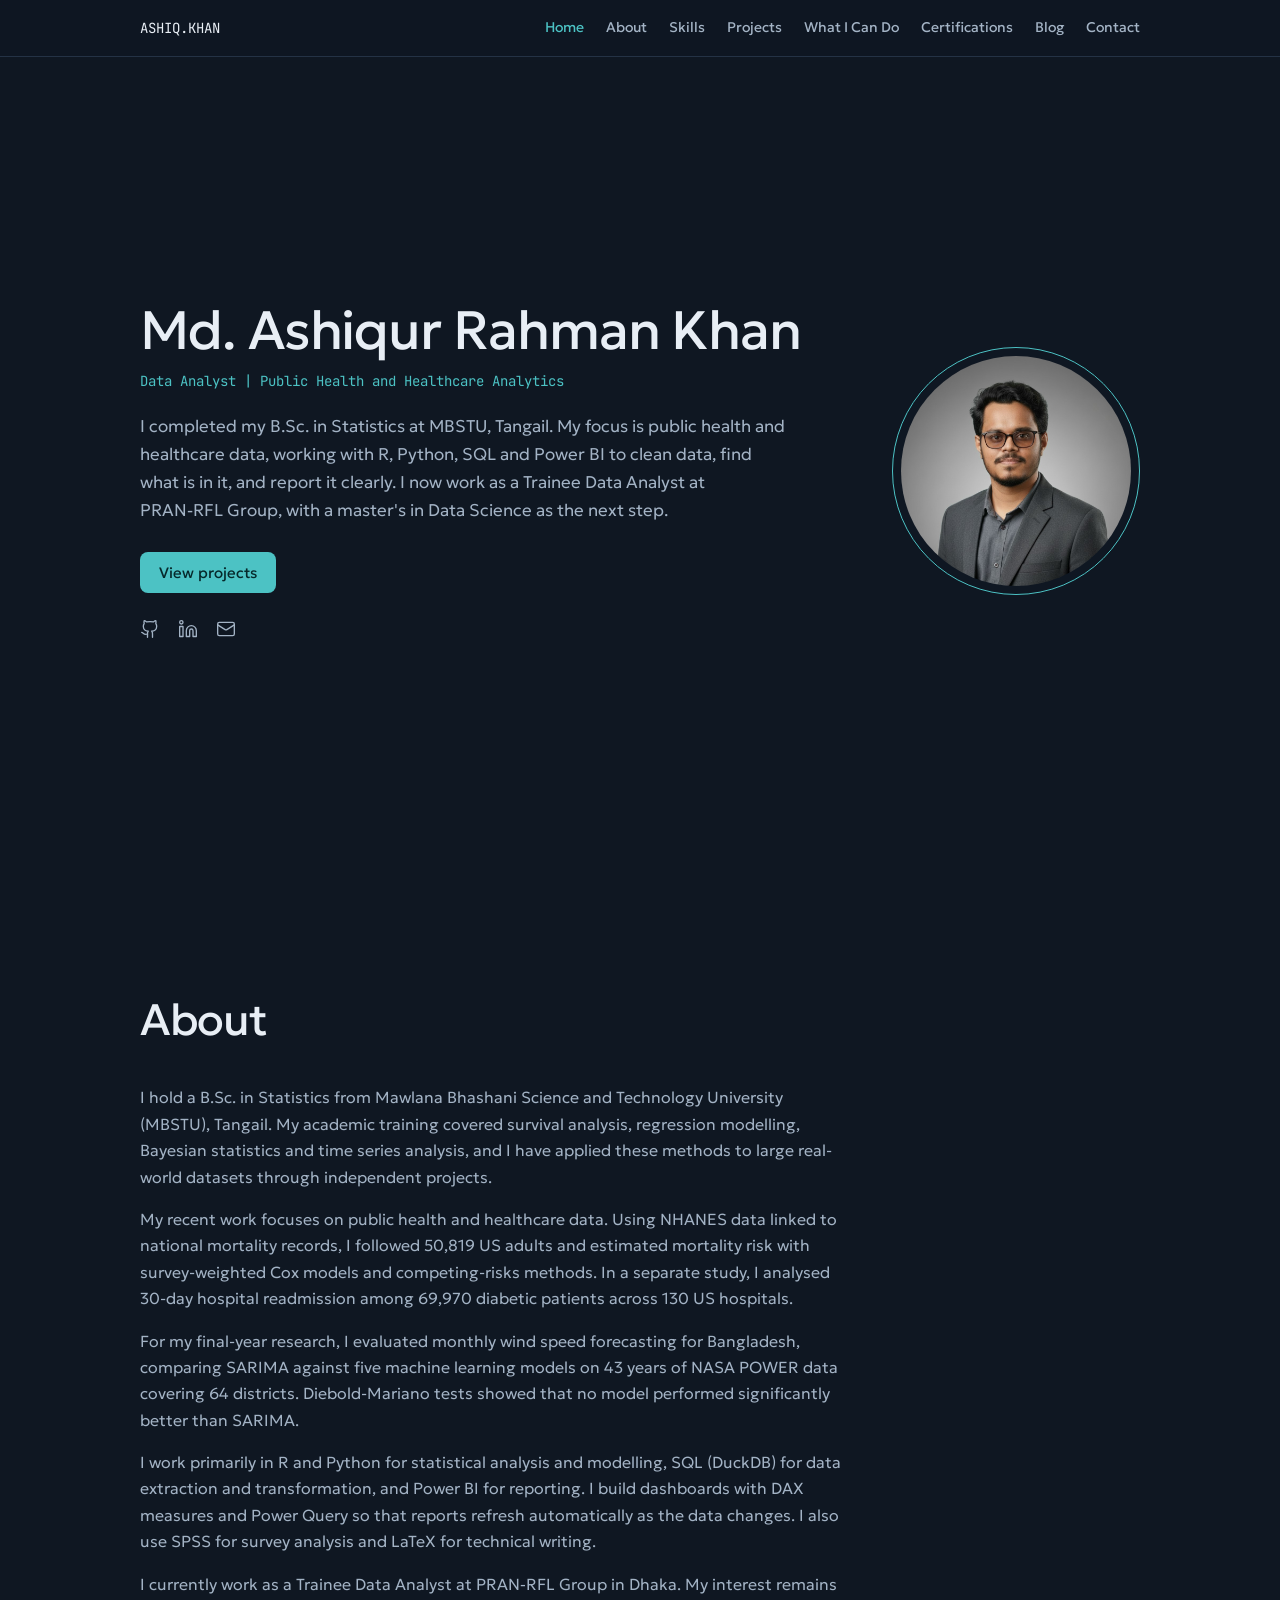
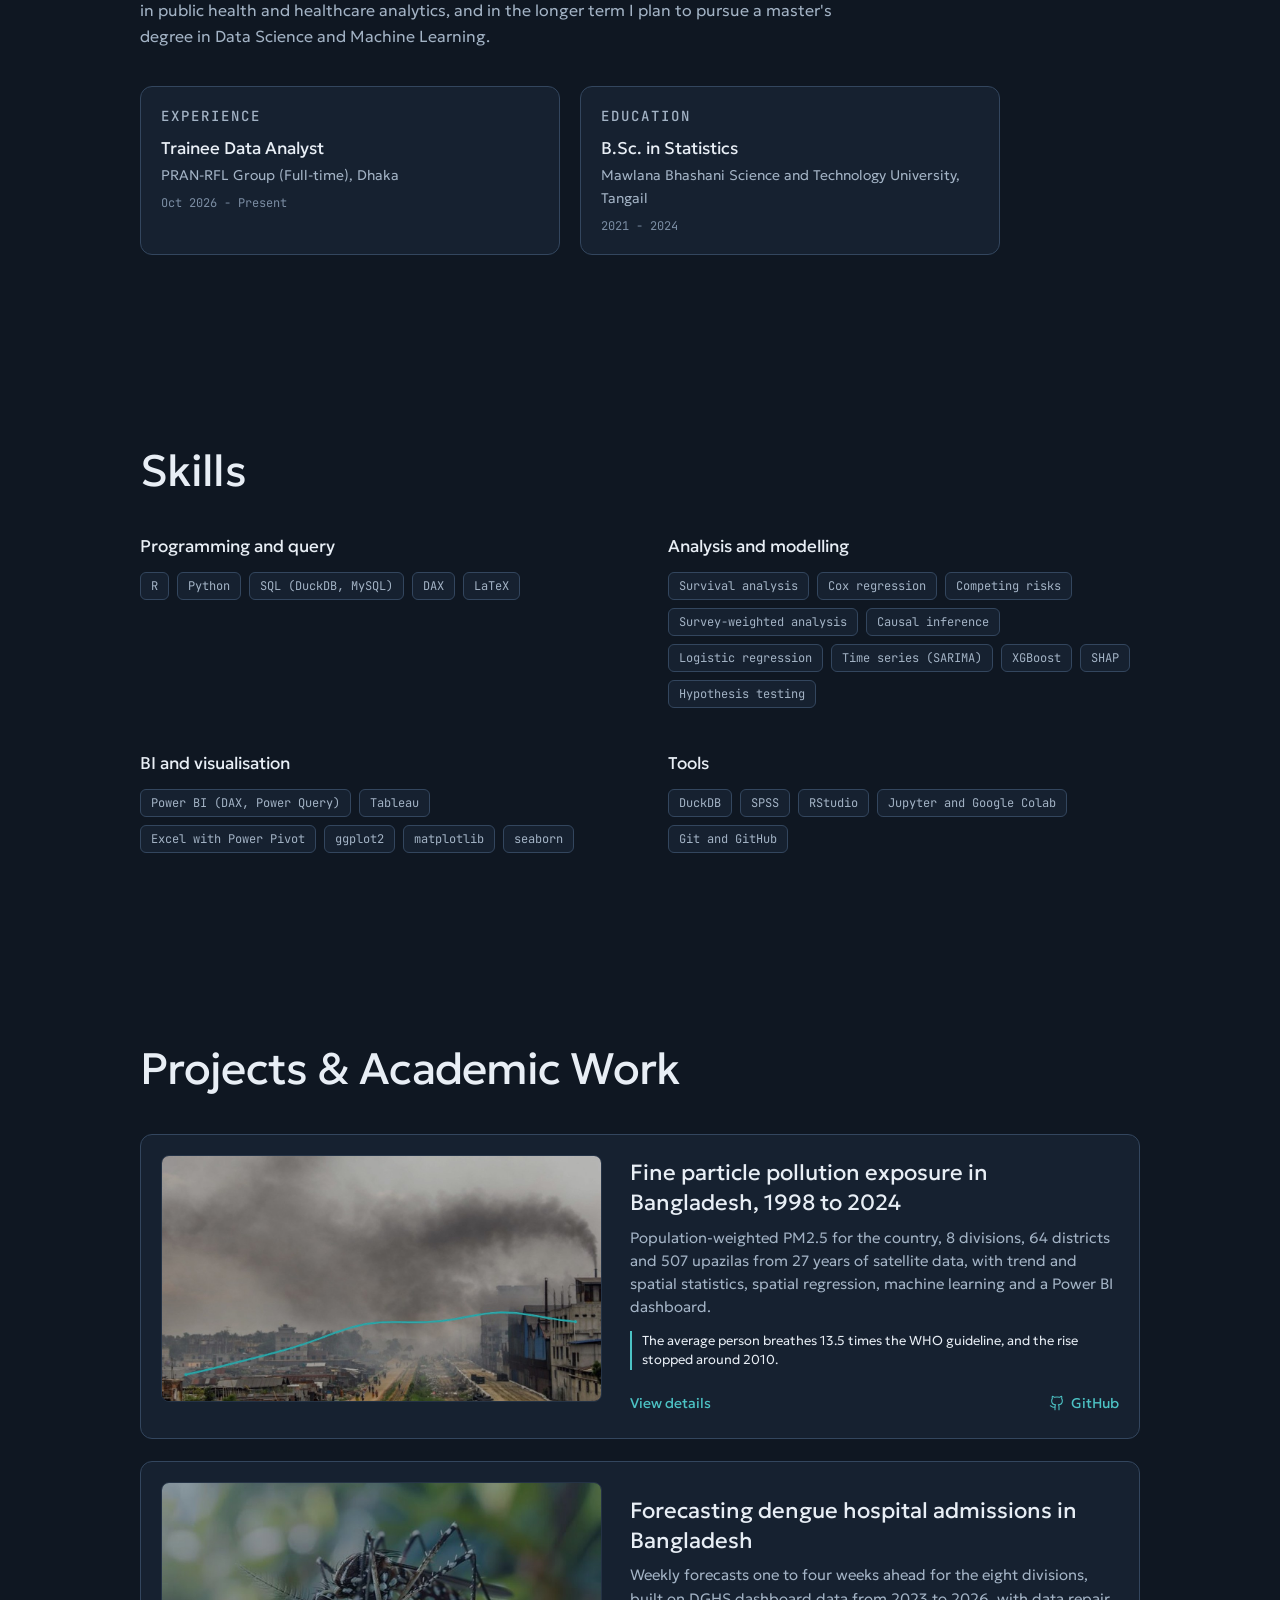
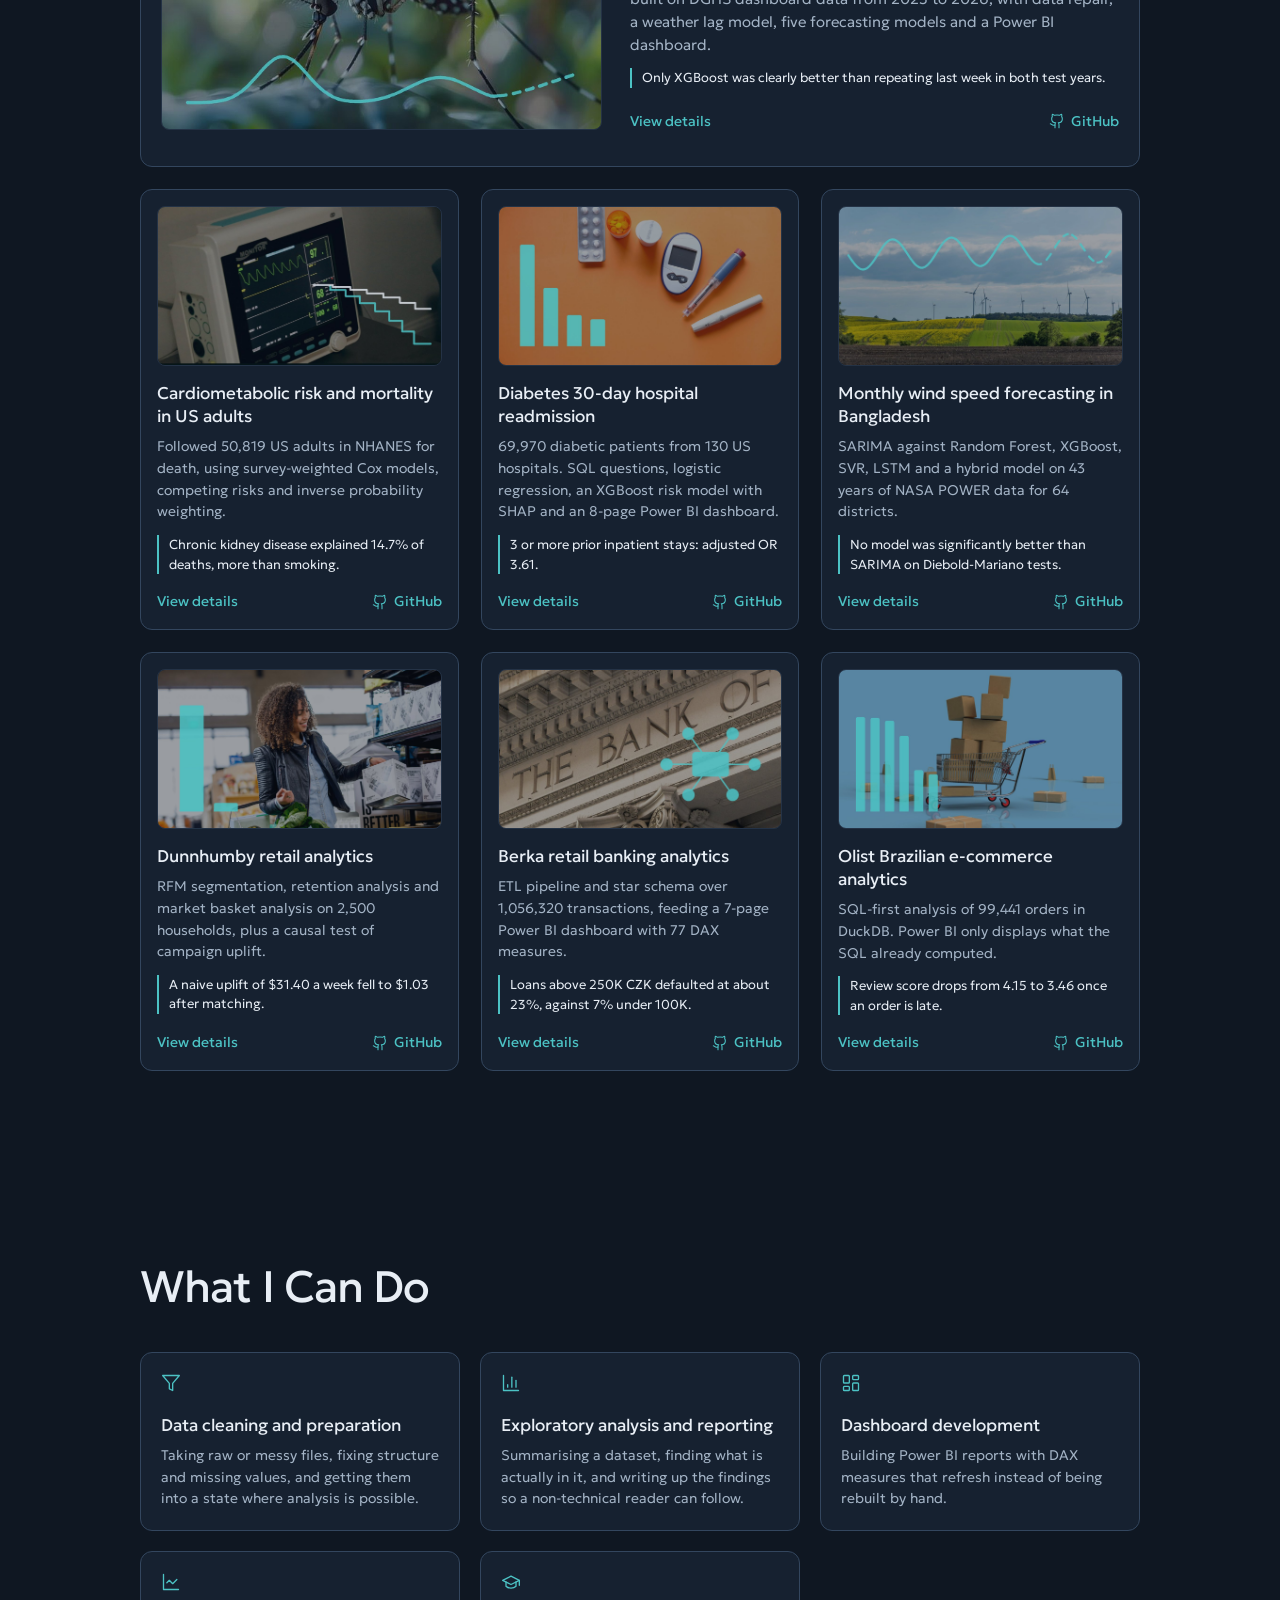
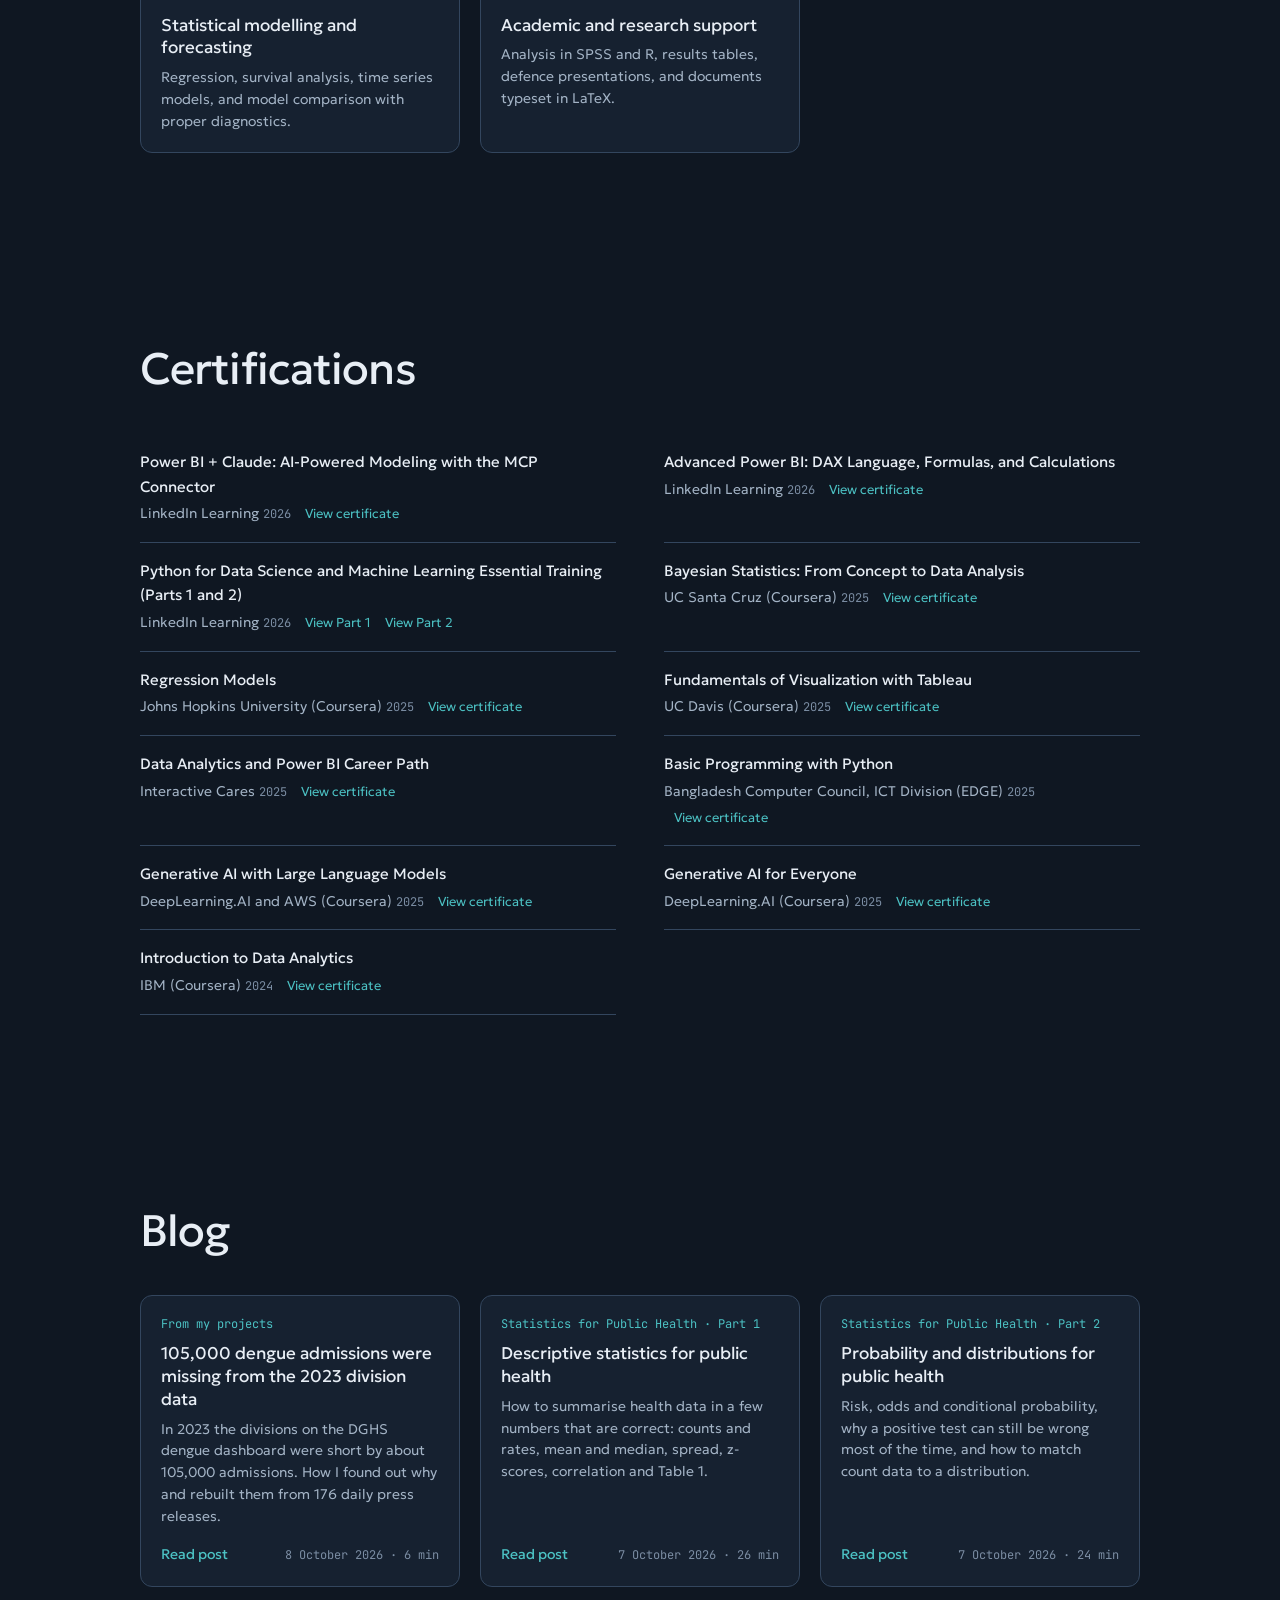
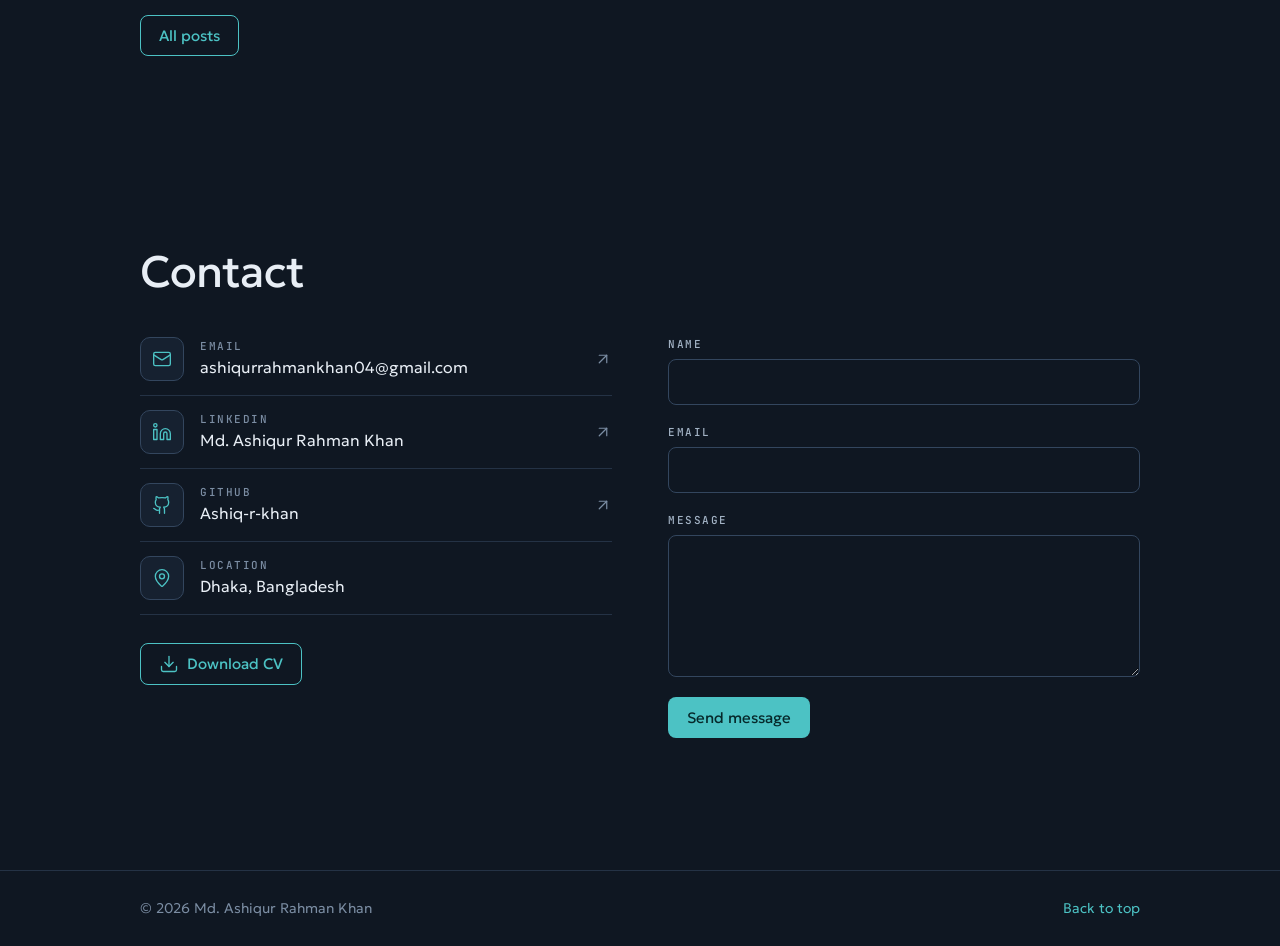
<file: index.html>
<!doctype html>
<html lang="en">
<head>
<meta charset="utf-8">
<meta name="viewport" content="width=device-width, initial-scale=1">
<title>Md. Ashiqur Rahman Khan | Data Analyst</title>
<meta name="description" content="Portfolio of Md. Ashiqur Rahman Khan, a data analyst working in public health and healthcare analytics with R, Python, SQL and Power BI.">
<meta name="theme-color" content="#0f1722">
<meta property="og:title" content="Md. Ashiqur Rahman Khan | Data Analyst">
<meta property="og:description" content="Public health and healthcare analytics in R, Python, SQL and Power BI.">
<meta property="og:type" content="website">
<meta property="og:url" content="https://ashiq-r-khan.github.io/">
<meta property="og:image" content="https://ashiq-r-khan.github.io/assets/profile.jpg">
<link rel="icon" href="assets/favicon.svg" type="image/svg+xml">
<link rel="stylesheet" href="css/style.css?v=20261008a">
</head>
<body>
<svg width="0" height="0" style="position:absolute" aria-hidden="true">
  <defs>
    <symbol id="i-github" viewBox="0 0 24 24"><path d="M15 22v-4a4.8 4.8 0 0 0-1-3.5c3 0 6-2 6-5.5.08-1.25-.27-2.48-1-3.5.28-1.15.28-2.35 0-3.5 0 0-1 0-3 1.5-2.64-.5-5.36-.5-8 0C6 2 5 2 5 2c-.3 1.15-.3 2.35 0 3.5A5.4 5.4 0 0 0 4 9c0 3.5 3 5.5 6 5.5-.39.49-.68 1.05-.85 1.65-.17.6-.22 1.23-.15 1.85v4"/><path d="M9 18c-4.51 2-5-2-7-2"/></symbol>
    <symbol id="i-linkedin" viewBox="0 0 24 24"><path d="M16 8a6 6 0 0 1 6 6v7h-4v-7a2 2 0 0 0-4 0v7h-4v-7a6 6 0 0 1 6-6z"/><rect width="4" height="12" x="2" y="9"/><circle cx="4" cy="4" r="2"/></symbol>
    <symbol id="i-mail" viewBox="0 0 24 24"><rect width="20" height="16" x="2" y="4" rx="2"/><path d="m22 7-8.97 5.7a1.94 1.94 0 0 1-2.06 0L2 7"/></symbol>
    <symbol id="i-download" viewBox="0 0 24 24"><path d="M21 15v4a2 2 0 0 1-2 2H5a2 2 0 0 1-2-2v-4"/><path d="m7 10 5 5 5-5"/><path d="M12 15V3"/></symbol>
    <symbol id="i-filter" viewBox="0 0 24 24"><path d="M22 3H2l8 9.46V19l4 2v-8.54z"/></symbol>
    <symbol id="i-bars" viewBox="0 0 24 24"><path d="M3 3v18h18"/><path d="M18 17V9"/><path d="M13 17V5"/><path d="M8 17v-3"/></symbol>
    <symbol id="i-grid" viewBox="0 0 24 24"><rect width="7" height="9" x="3" y="3" rx="1"/><rect width="7" height="5" x="14" y="3" rx="1"/><rect width="7" height="9" x="14" y="12" rx="1"/><rect width="7" height="5" x="3" y="16" rx="1"/></symbol>
    <symbol id="i-line" viewBox="0 0 24 24"><path d="M3 3v18h18"/><path d="m19 9-5 5-4-4-3 3"/></symbol>
    <symbol id="i-cap" viewBox="0 0 24 24"><path d="M22 10v6"/><path d="M2 10l10-5 10 5-10 5z"/><path d="M6 12v5c3 3 9 3 12 0v-5"/></symbol>
    <symbol id="i-pin" viewBox="0 0 24 24"><path d="M20 10c0 5-5.5 10.2-7.4 11.8a1 1 0 0 1-1.2 0C9.5 20.2 4 15 4 10a8 8 0 0 1 16 0"/><circle cx="12" cy="10" r="3"/></symbol>
    <symbol id="i-arrow" viewBox="0 0 24 24"><path d="M7 7h10v10"/><path d="M7 17 17 7"/></symbol>
    <symbol id="i-menu" viewBox="0 0 24 24"><path d="M4 6h16M4 12h16M4 18h16"/></symbol>
  </defs>
</svg>
<a class="skip" href="#projects">Skip to projects</a>
<header class="nav">
  <div class="wrap nav__row">
    <a class="nav__brand" href="#home">ASHIQ.KHAN</a>
    <button class="nav__toggle" aria-label="Open menu" aria-expanded="false" aria-controls="nav-links"><svg class="icon"><use href="#i-menu"/></svg></button>
    <nav id="nav-links" aria-label="Sections">
      <a href="#home">Home</a>
      <a href="#about">About</a>
      <a href="#skills">Skills</a>
      <a href="#projects">Projects</a>
      <a href="#services">What I Can Do</a>
      <a href="#certifications">Certifications</a>
      <a href="#blog" hidden>Blog</a>
      <a href="#contact">Contact</a>
    </nav>
  </div>
</header>
<main>
  <section id="home" class="hero wrap">
    <div class="hero__text">
      <h1>Md. Ashiqur Rahman Khan</h1>
      <p class="hero__role">Data Analyst | Public Health and Healthcare Analytics</p>
      <p class="hero__intro">I completed my B.Sc. in Statistics at MBSTU, Tangail. My focus is public health and healthcare data, working with R, Python, SQL and Power BI to clean data, find what is in it, and report it clearly. I now work as a Trainee Data Analyst at PRAN&#8209;RFL Group, with a master's in Data Science as the next step.</p>
      <p class="hero__actions"><a class="btn btn--solid" href="#projects">View projects</a></p>
      <p class="hero__social">
        <a href="https://github.com/Ashiq-r-khan" aria-label="GitHub"><svg class="icon"><use href="#i-github"/></svg></a>
        <a href="https://www.linkedin.com/in/md-ashiqur-rahman-khan-b475b1316/" aria-label="LinkedIn"><svg class="icon"><use href="#i-linkedin"/></svg></a>
        <a class="js-mail" href="#contact" aria-label="Email"><svg class="icon"><use href="#i-mail"/></svg></a>
      </p>
    </div>
    <div class="hero__photo"><img src="assets/profile.jpg" alt="Portrait of Md. Ashiqur Rahman Khan" width="864" height="864"></div>
  </section>
  <section id="about" class="section wrap">
    <h2>About</h2>
    <div class="prose">
      <p>I hold a B.Sc. in Statistics from Mawlana Bhashani Science and Technology University (MBSTU), Tangail. My academic training covered survival analysis, regression modelling, Bayesian statistics and time series analysis, and I have applied these methods to large real-world datasets through independent projects.</p>
      <p>My recent work focuses on public health and healthcare data. Using NHANES data linked to national mortality records, I followed 50,819 US adults and estimated mortality risk with survey-weighted Cox models and competing-risks methods. In a separate study, I analysed 30-day hospital readmission among 69,970 diabetic patients across 130 US hospitals.</p>
      <p>For my final-year research, I evaluated monthly wind speed forecasting for Bangladesh, comparing SARIMA against five machine learning models on 43 years of NASA POWER data covering 64 districts. Diebold-Mariano tests showed that no model performed significantly better than SARIMA.</p>
      <p>I work primarily in R and Python for statistical analysis and modelling, SQL (DuckDB) for data extraction and transformation, and Power BI for reporting. I build dashboards with DAX measures and Power Query so that reports refresh automatically as the data changes. I also use SPSS for survey analysis and LaTeX for technical writing.</p>
      <p>I currently work as a Trainee Data Analyst at PRAN&#8209;RFL Group in Dhaka. My interest remains in public health and healthcare analytics, and in the longer term I plan to pursue a master's degree in Data Science and Machine Learning.</p>
    </div>
    <div class="facts">
      <div class="card"><p class="card__label">Experience</p><h3>Trainee Data Analyst</h3><p>PRAN-RFL Group (Full-time), Dhaka</p><p class="card__year">Oct 2026 - Present</p></div>
      <div class="card"><p class="card__label">Education</p><h3>B.Sc. in Statistics</h3><p>Mawlana Bhashani Science and Technology University, Tangail</p><p class="card__year">2021 - 2024</p></div>
    </div>
  </section>
  <section id="skills" class="section wrap">
    <h2>Skills</h2>
    <div class="skills">
      <div><h3>Programming and query</h3><ul class="pills"><li>R</li><li>Python</li><li>SQL (DuckDB, MySQL)</li><li>DAX</li><li>LaTeX</li></ul></div>
      <div><h3>Analysis and modelling</h3><ul class="pills"><li>Survival analysis</li><li>Cox regression</li><li>Competing risks</li><li>Survey-weighted analysis</li><li>Causal inference</li><li>Logistic regression</li><li>Time series (SARIMA)</li><li>XGBoost</li><li>SHAP</li><li>Hypothesis testing</li></ul></div>
      <div><h3>BI and visualisation</h3><ul class="pills"><li>Power BI (DAX, Power Query)</li><li>Tableau</li><li>Excel with Power Pivot</li><li>ggplot2</li><li>matplotlib</li><li>seaborn</li></ul></div>
      <div><h3>Tools</h3><ul class="pills"><li>DuckDB</li><li>SPSS</li><li>RStudio</li><li>Jupyter and Google Colab</li><li>Git and GitHub</li></ul></div>
    </div>
  </section>
  <section id="projects" class="section wrap">
    <h2>Projects &amp; Academic Work</h2>
    <div id="project-list" class="projects"></div>
    <noscript><p>The project list needs JavaScript. All projects are on <a href="https://github.com/Ashiq-r-khan">GitHub</a>.</p></noscript>
  </section>
  <section id="services" class="section wrap">
    <h2>What I Can Do</h2>
    <div class="services">
      <div class="card"><svg class="icon icon--accent"><use href="#i-filter"/></svg><h3>Data cleaning and preparation</h3><p>Taking raw or messy files, fixing structure and missing values, and getting them into a state where analysis is possible.</p></div>
      <div class="card"><svg class="icon icon--accent"><use href="#i-bars"/></svg><h3>Exploratory analysis and reporting</h3><p>Summarising a dataset, finding what is actually in it, and writing up the findings so a non-technical reader can follow.</p></div>
      <div class="card"><svg class="icon icon--accent"><use href="#i-grid"/></svg><h3>Dashboard development</h3><p>Building Power BI reports with DAX measures that refresh instead of being rebuilt by hand.</p></div>
      <div class="card"><svg class="icon icon--accent"><use href="#i-line"/></svg><h3>Statistical modelling and forecasting</h3><p>Regression, survival analysis, time series models, and model comparison with proper diagnostics.</p></div>
      <div class="card"><svg class="icon icon--accent"><use href="#i-cap"/></svg><h3>Academic and research support</h3><p>Analysis in SPSS and R, results tables, defence presentations, and documents typeset in LaTeX.</p></div>
    </div>
  </section>
  <section id="certifications" class="section wrap">
    <h2>Certifications</h2>
    <ul class="certs">
      <li><strong>Power BI + Claude: AI-Powered Modeling with the MCP Connector</strong><span>LinkedIn Learning <em>2026</em> <a href="assets/certificates/power-bi-claude-mcp.pdf" target="_blank" rel="noopener">View certificate</a></span></li>
      <li><strong>Advanced Power BI: DAX Language, Formulas, and Calculations</strong><span>LinkedIn Learning <em>2026</em> <a href="assets/certificates/power-bi-dax.pdf" target="_blank" rel="noopener">View certificate</a></span></li>
      <li><strong>Python for Data Science and Machine Learning Essential Training (Parts 1 and 2)</strong><span>LinkedIn Learning <em>2026</em> <a href="assets/certificates/python-ds-ml-part-1.pdf" target="_blank" rel="noopener">View Part 1</a> <a href="assets/certificates/python-ds-ml-part-2.pdf" target="_blank" rel="noopener">View Part 2</a></span></li>
      <li><strong>Bayesian Statistics: From Concept to Data Analysis</strong><span>UC Santa Cruz (Coursera) <em>2025</em> <a href="assets/certificates/bayesian-statistics.pdf" target="_blank" rel="noopener">View certificate</a></span></li>
      <li><strong>Regression Models</strong><span>Johns Hopkins University (Coursera) <em>2025</em> <a href="assets/certificates/regression-models.pdf" target="_blank" rel="noopener">View certificate</a></span></li>
      <li><strong>Fundamentals of Visualization with Tableau</strong><span>UC Davis (Coursera) <em>2025</em> <a href="assets/certificates/tableau.pdf" target="_blank" rel="noopener">View certificate</a></span></li>
      <li><strong>Data Analytics and Power BI Career Path</strong><span>Interactive Cares <em>2025</em> <a href="assets/certificates/data-analytics-power-bi.png" target="_blank" rel="noopener">View certificate</a></span></li>
      <li><strong>Basic Programming with Python</strong><span>Bangladesh Computer Council, ICT Division (EDGE) <em>2025</em> <a href="assets/certificates/python-edge.pdf" target="_blank" rel="noopener">View certificate</a></span></li>
      <li><strong>Generative AI with Large Language Models</strong><span>DeepLearning.AI and AWS (Coursera) <em>2025</em> <a href="assets/certificates/generative-ai-llm.pdf" target="_blank" rel="noopener">View certificate</a></span></li>
      <li><strong>Generative AI for Everyone</strong><span>DeepLearning.AI (Coursera) <em>2025</em> <a href="assets/certificates/generative-ai-for-everyone.pdf" target="_blank" rel="noopener">View certificate</a></span></li>
      <li><strong>Introduction to Data Analytics</strong><span>IBM (Coursera) <em>2024</em> <a href="assets/certificates/intro-data-analytics.pdf" target="_blank" rel="noopener">View certificate</a></span></li>
    </ul>
  </section>
  <section id="blog" class="section wrap" hidden>
    <h2>Blog</h2>
    <div id="post-list" class="posts"></div>
    <p class="more"><a class="btn btn--outline" href="blog/index.html">All posts</a></p>
  </section>
  <section id="contact" class="section wrap">
    <h2>Contact</h2>
    <div class="contact">
      <div class="contact__links">
        <a class="contact__item js-mail" href="#contact"><span class="contact__icon"><svg class="icon"><use href="#i-mail"/></svg></span><span class="contact__text"><span class="contact__label">Email</span><span class="js-mail-text"></span></span><svg class="icon contact__go"><use href="#i-arrow"/></svg></a>
        <a class="contact__item" href="https://www.linkedin.com/in/md-ashiqur-rahman-khan-b475b1316/" target="_blank" rel="noopener"><span class="contact__icon"><svg class="icon"><use href="#i-linkedin"/></svg></span><span class="contact__text"><span class="contact__label">LinkedIn</span>Md. Ashiqur Rahman Khan</span><svg class="icon contact__go"><use href="#i-arrow"/></svg></a>
        <a class="contact__item" href="https://github.com/Ashiq-r-khan" target="_blank" rel="noopener"><span class="contact__icon"><svg class="icon"><use href="#i-github"/></svg></span><span class="contact__text"><span class="contact__label">GitHub</span>Ashiq-r-khan</span><svg class="icon contact__go"><use href="#i-arrow"/></svg></a>
        <div class="contact__item"><span class="contact__icon"><svg class="icon"><use href="#i-pin"/></svg></span><span class="contact__text"><span class="contact__label">Location</span>Dhaka, Bangladesh</span></div>
        <a class="btn btn--outline" id="cv-link" href="assets/CV.pdf?v=20261027" download="Ashiqur_Rahman_Khan_CV.pdf"><svg class="icon"><use href="#i-download"/></svg>Download CV</a>
      </div>
      <form id="contact-form">
        <label for="f-name">Name</label>
        <input id="f-name" name="name" type="text" autocomplete="name" required>
        <label for="f-email">Email</label>
        <input id="f-email" name="email" type="email" autocomplete="email" required>
        <label for="f-message">Message</label>
        <textarea id="f-message" name="message" rows="5" required></textarea>
        <input class="hp" type="checkbox" name="botcheck" tabindex="-1" autocomplete="off" aria-hidden="true">
        <button class="btn btn--solid" type="submit">Send message</button>
        <p id="form-status" role="status" aria-live="polite"></p>
      </form>
    </div>
  </section>
</main>
<footer class="footer">
  <div class="wrap"><p>© <span id="year">2026</span> Md. Ashiqur Rahman Khan</p><p><a href="#home">Back to top</a></p></div>
</footer>
<script src="data/site.js?v=20261008a"></script>
<script src="js/main.js?v=20261008a"></script>
</body>
</html>
</file>
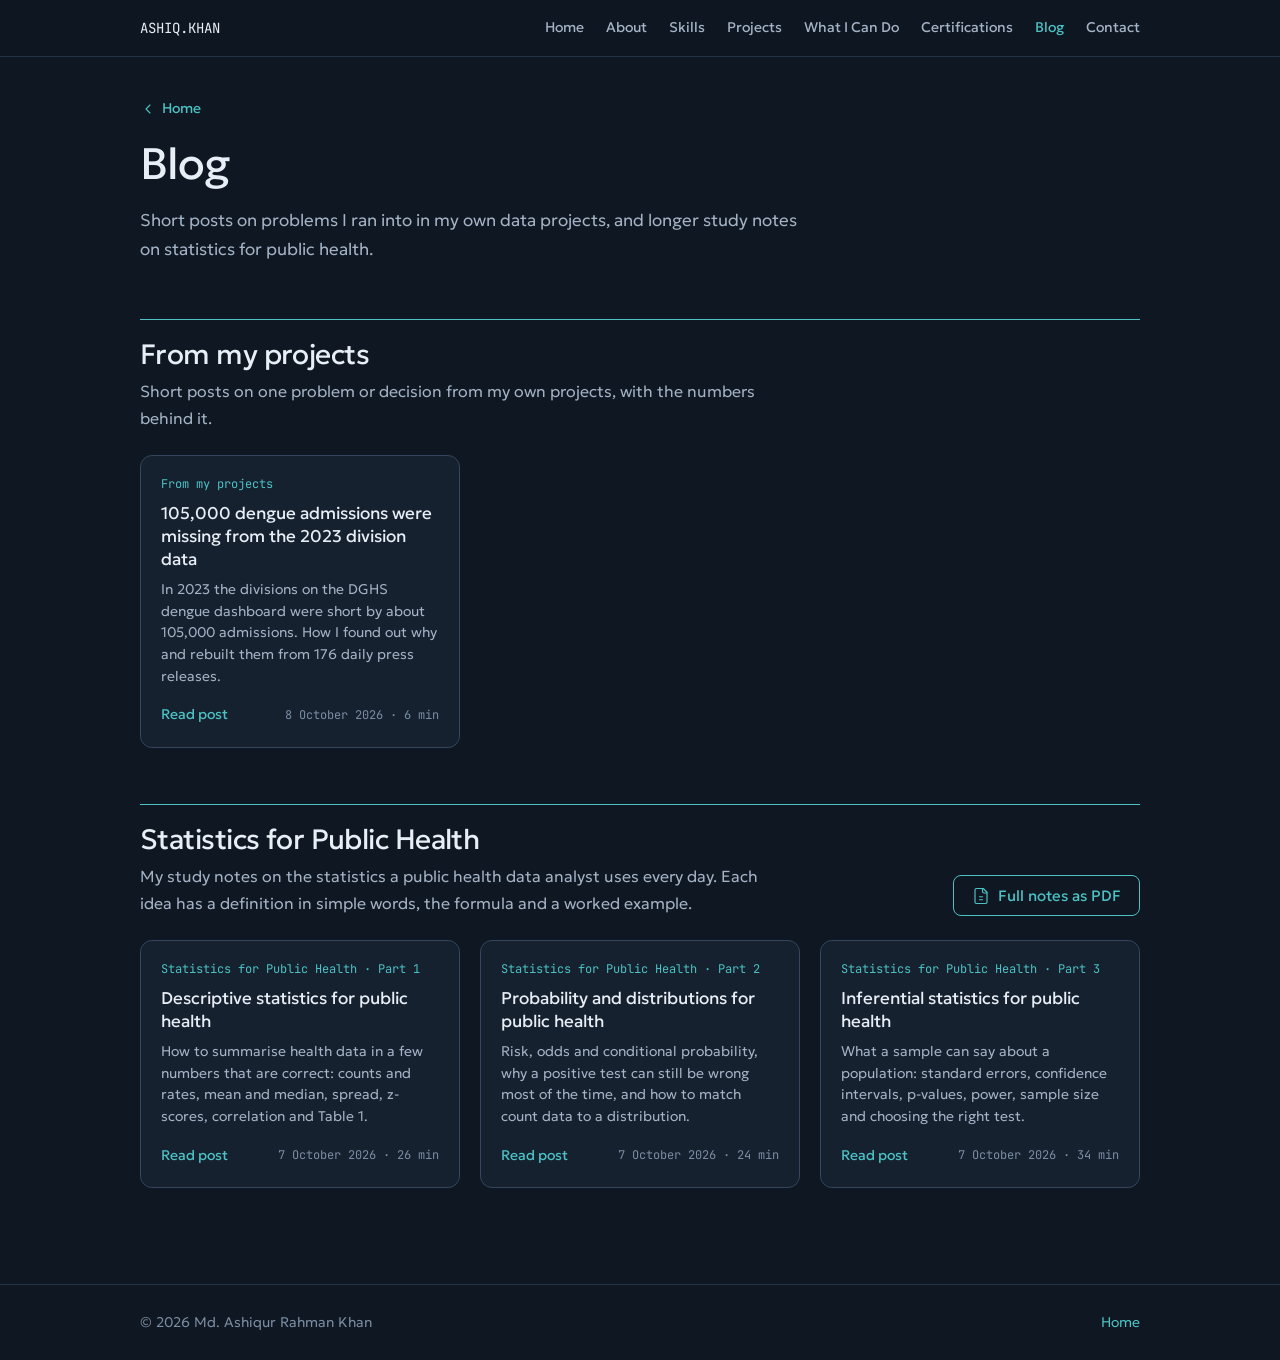
<file: blog/index.html>
<!doctype html>
<html lang="en">
<head>
<meta charset="utf-8">
<meta name="viewport" content="width=device-width, initial-scale=1">
<title>Blog | Md. Ashiqur Rahman Khan</title>
<meta name="description" content="Short posts on problems from the data projects of Md. Ashiqur Rahman Khan, and longer study notes on statistics for public health.">
<meta name="theme-color" content="#0f1722">
<link rel="canonical" href="https://ashiq-r-khan.github.io/blog/">
<meta property="og:title" content="Blog | Md. Ashiqur Rahman Khan">
<meta property="og:description" content="Short posts on problems from my data projects, and longer study notes on statistics for public health.">
<meta property="og:type" content="website">
<meta property="og:url" content="https://ashiq-r-khan.github.io/blog/">
<meta property="og:image" content="https://ashiq-r-khan.github.io/assets/blog/blog.jpg">
<meta name="twitter:card" content="summary_large_image">
<link rel="icon" href="../assets/favicon.svg" type="image/svg+xml">
<link rel="stylesheet" href="../css/style.css?v=20261008a">
</head>
<body>
<svg width="0" height="0" style="position:absolute" aria-hidden="true">
  <defs>
    <symbol id="i-menu" viewBox="0 0 24 24"><path d="M4 6h16M4 12h16M4 18h16"/></symbol>
    <symbol id="i-back" viewBox="0 0 24 24"><path d="m15 18-6-6 6-6"/></symbol>
    <symbol id="i-next" viewBox="0 0 24 24"><path d="m9 18 6-6-6-6"/></symbol>
    <symbol id="i-file" viewBox="0 0 24 24"><path d="M15 2H6a2 2 0 0 0-2 2v16a2 2 0 0 0 2 2h12a2 2 0 0 0 2-2V7z"/><path d="M14 2v4a2 2 0 0 0 2 2h4"/><path d="M10 13h4M10 17h4"/></symbol>
  </defs>
</svg>
<header class="nav">
  <div class="wrap nav__row">
    <a class="nav__brand" href="../index.html">ASHIQ.KHAN</a>
    <button class="nav__toggle" aria-label="Open menu" aria-expanded="false" aria-controls="nav-links"><svg class="icon"><use href="#i-menu"/></svg></button>
    <nav id="nav-links" aria-label="Sections">
      <a href="../index.html">Home</a>
      <a href="../index.html#about">About</a>
      <a href="../index.html#skills">Skills</a>
      <a href="../index.html#projects">Projects</a>
      <a href="../index.html#services">What I Can Do</a>
      <a href="../index.html#certifications">Certifications</a>
      <a href="index.html" aria-current="true">Blog</a>
      <a href="../index.html#contact">Contact</a>
    </nav>
  </div>
</header>
<main class="wrap blog">
  <a class="pp__back" href="../index.html"><svg class="icon"><use href="#i-back"/></svg>Home</a>
  <h1>Blog</h1>
  <p class="blog__intro">Short posts on problems I ran into in my own data projects, and longer study notes on statistics for public health.</p>
  <div id="blog-list"></div>
  <noscript><p>The post list needs JavaScript.</p></noscript>
</main>
<footer class="footer">
  <div class="wrap"><p>© <span id="year">2026</span> Md. Ashiqur Rahman Khan</p><p><a href="../index.html">Home</a></p></div>
</footer>
<script src="../data/site.js?v=20261008a"></script>
<script src="../js/blog.js?v=20261008a"></script>
</body>
</html>
</file>
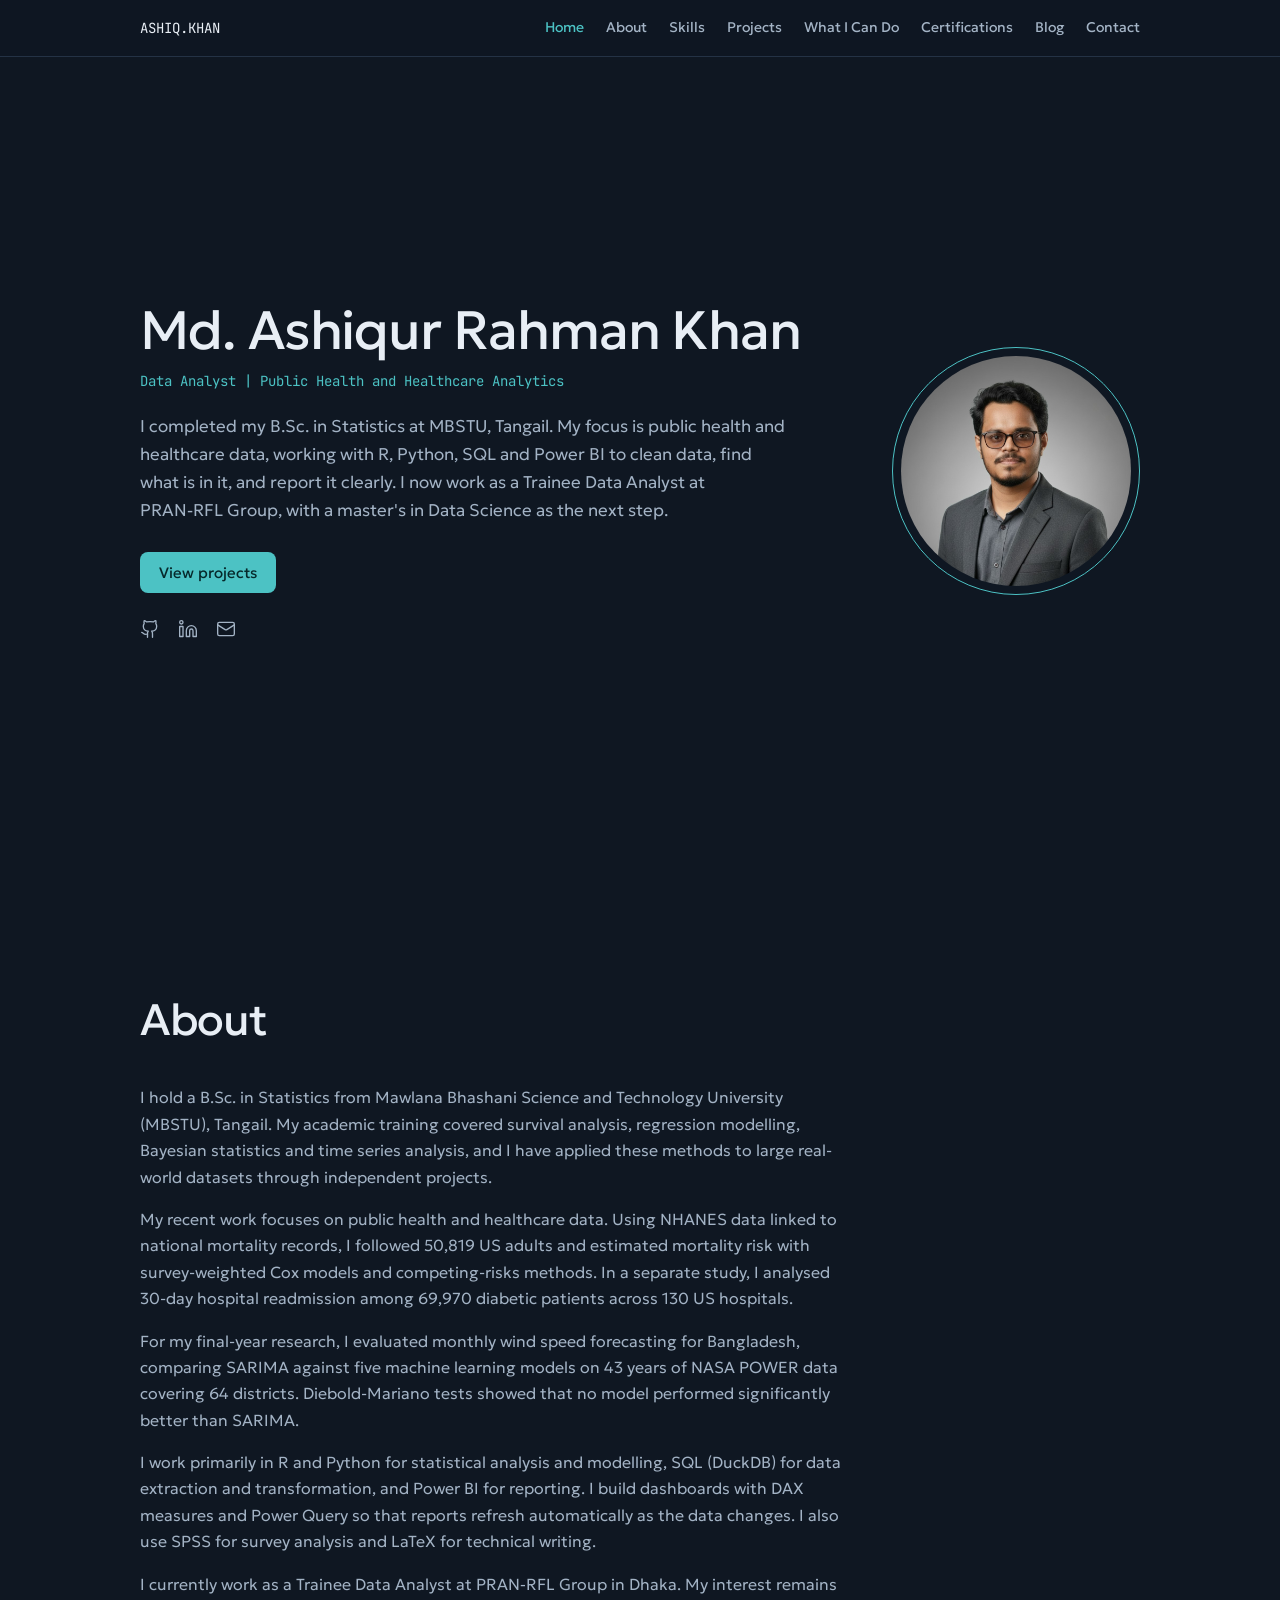
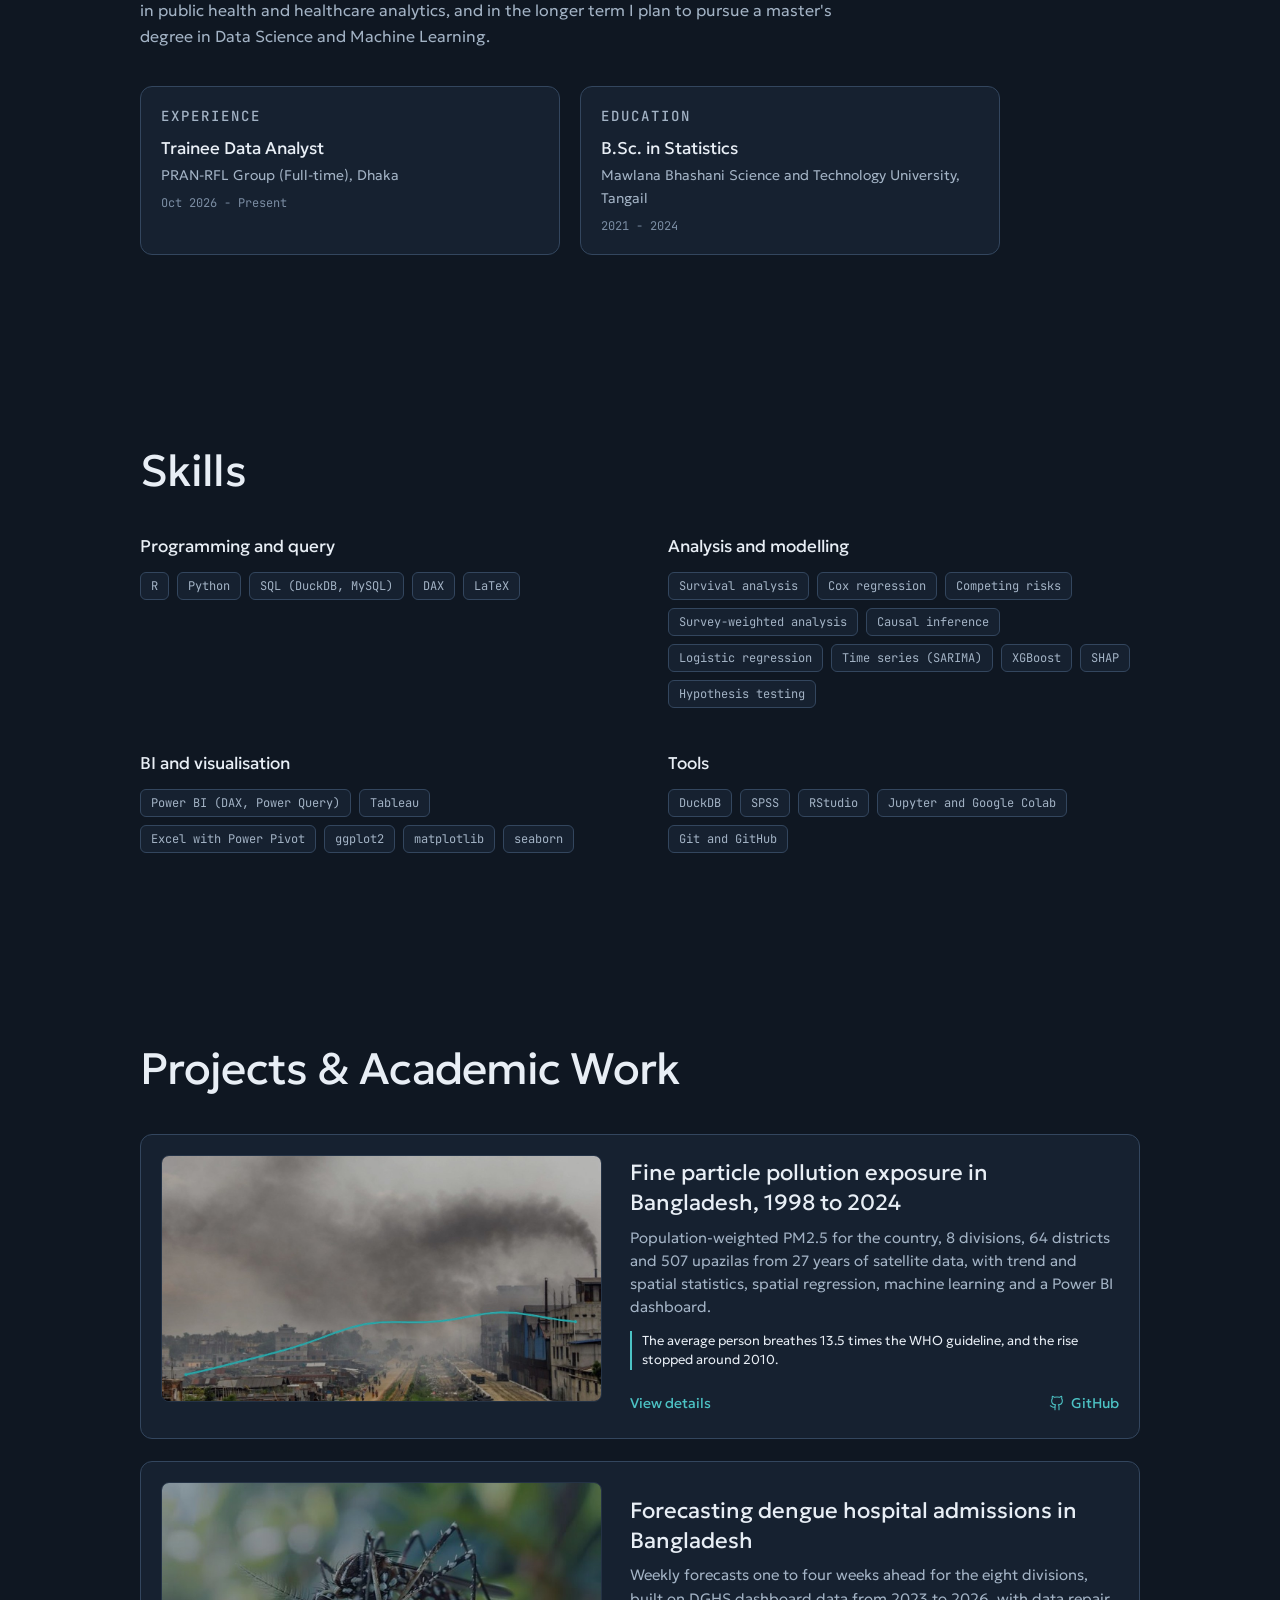
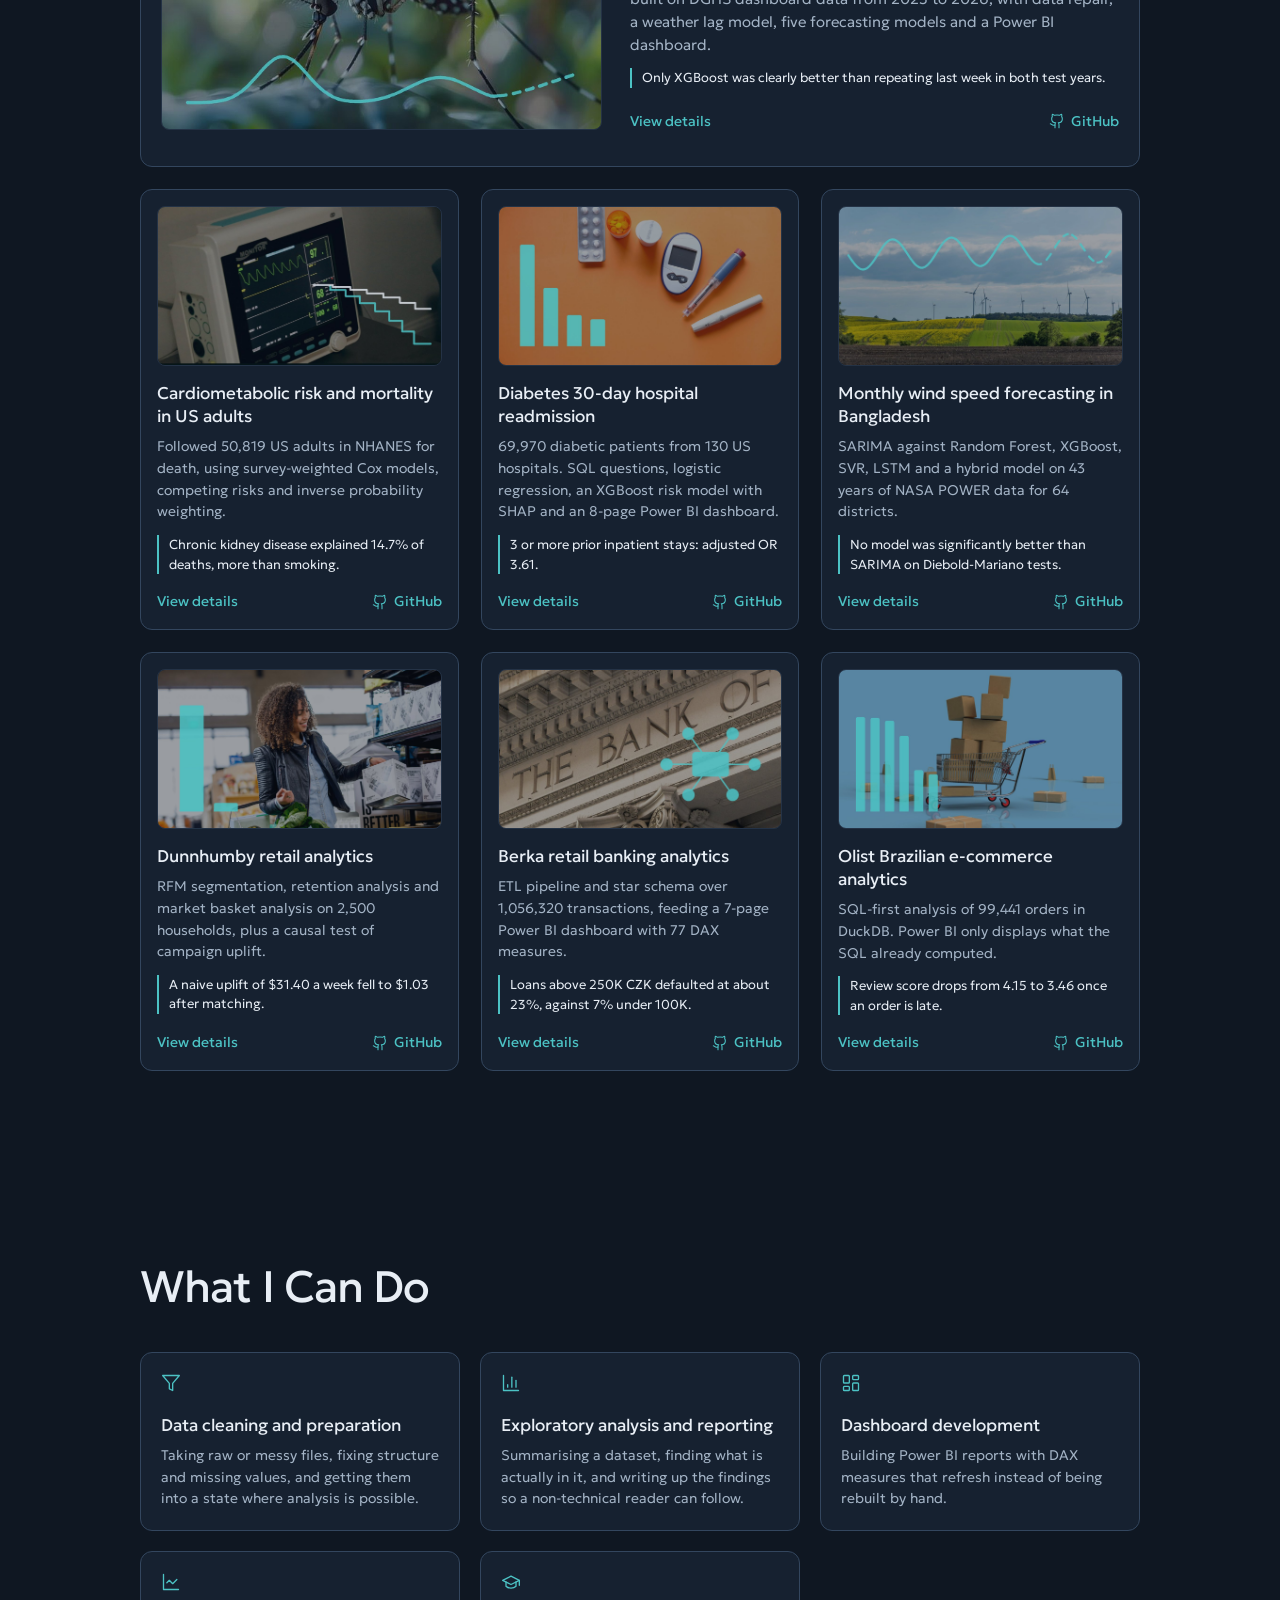
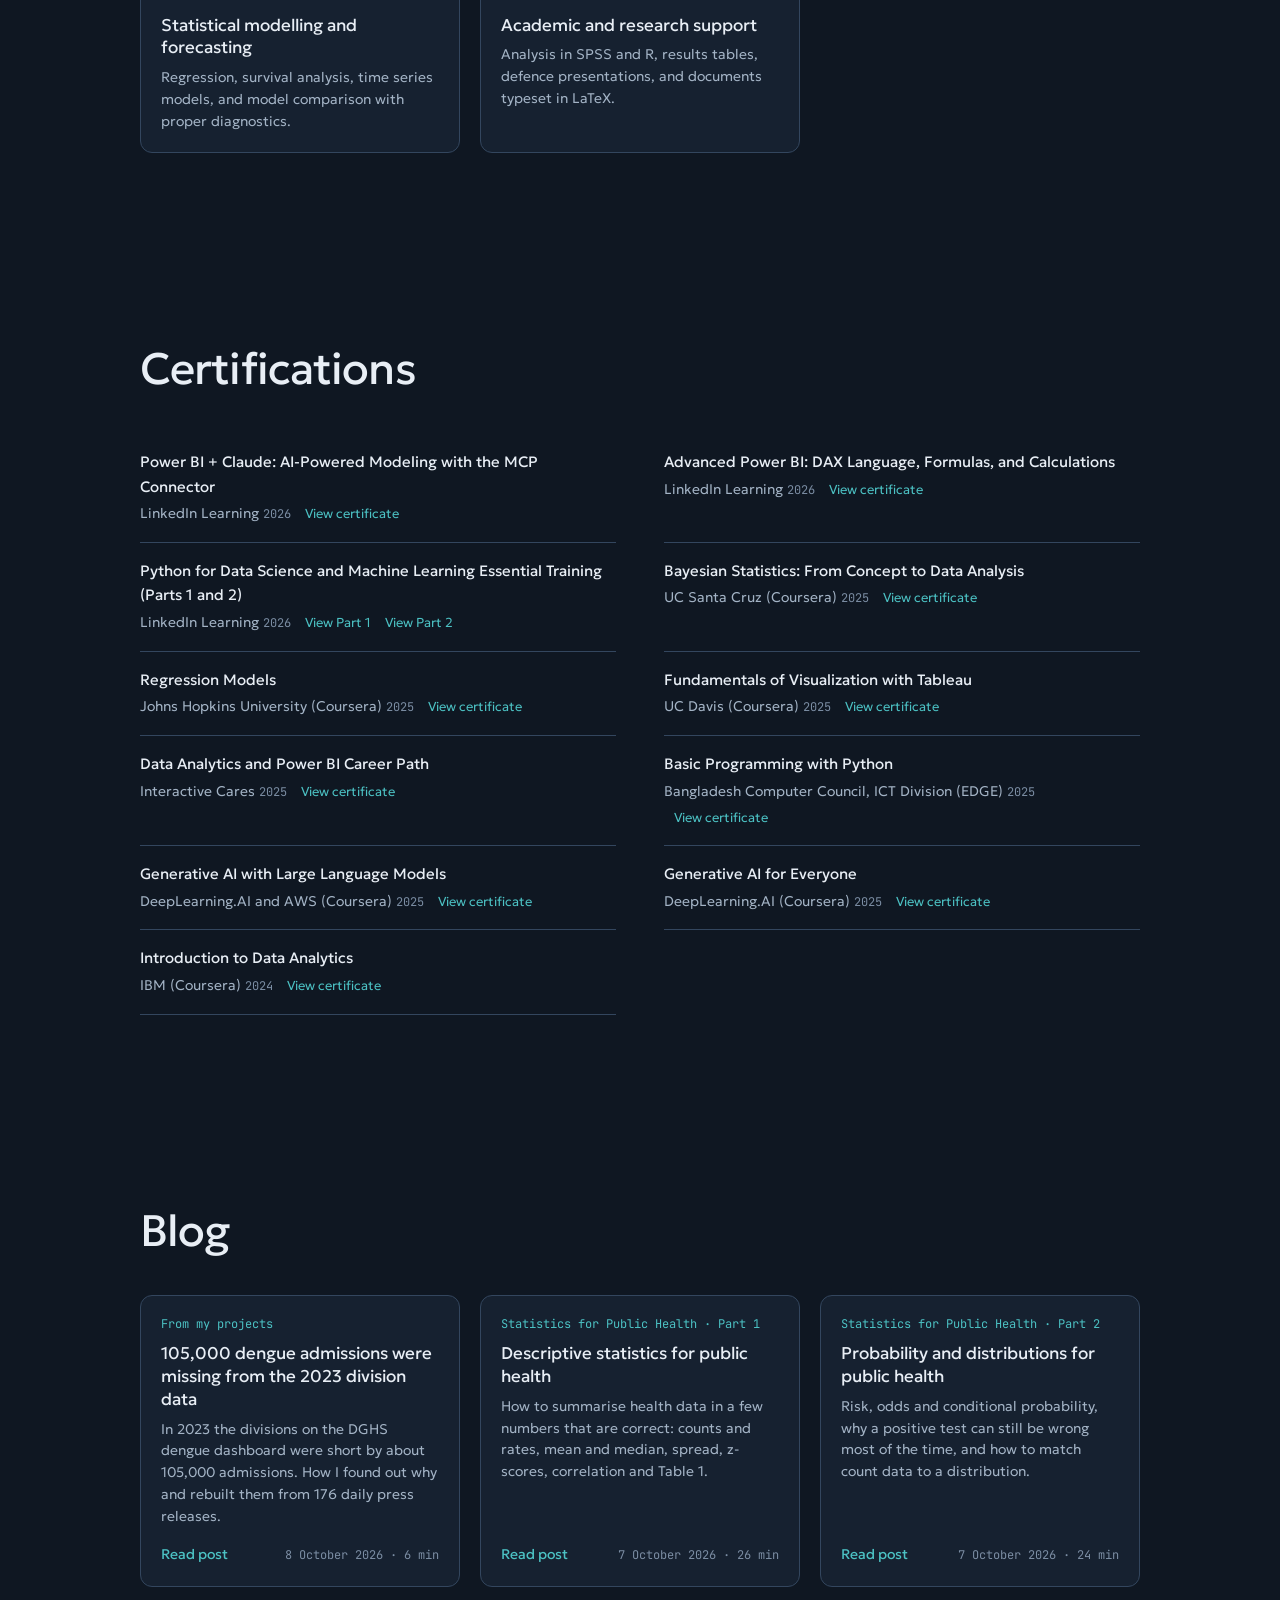
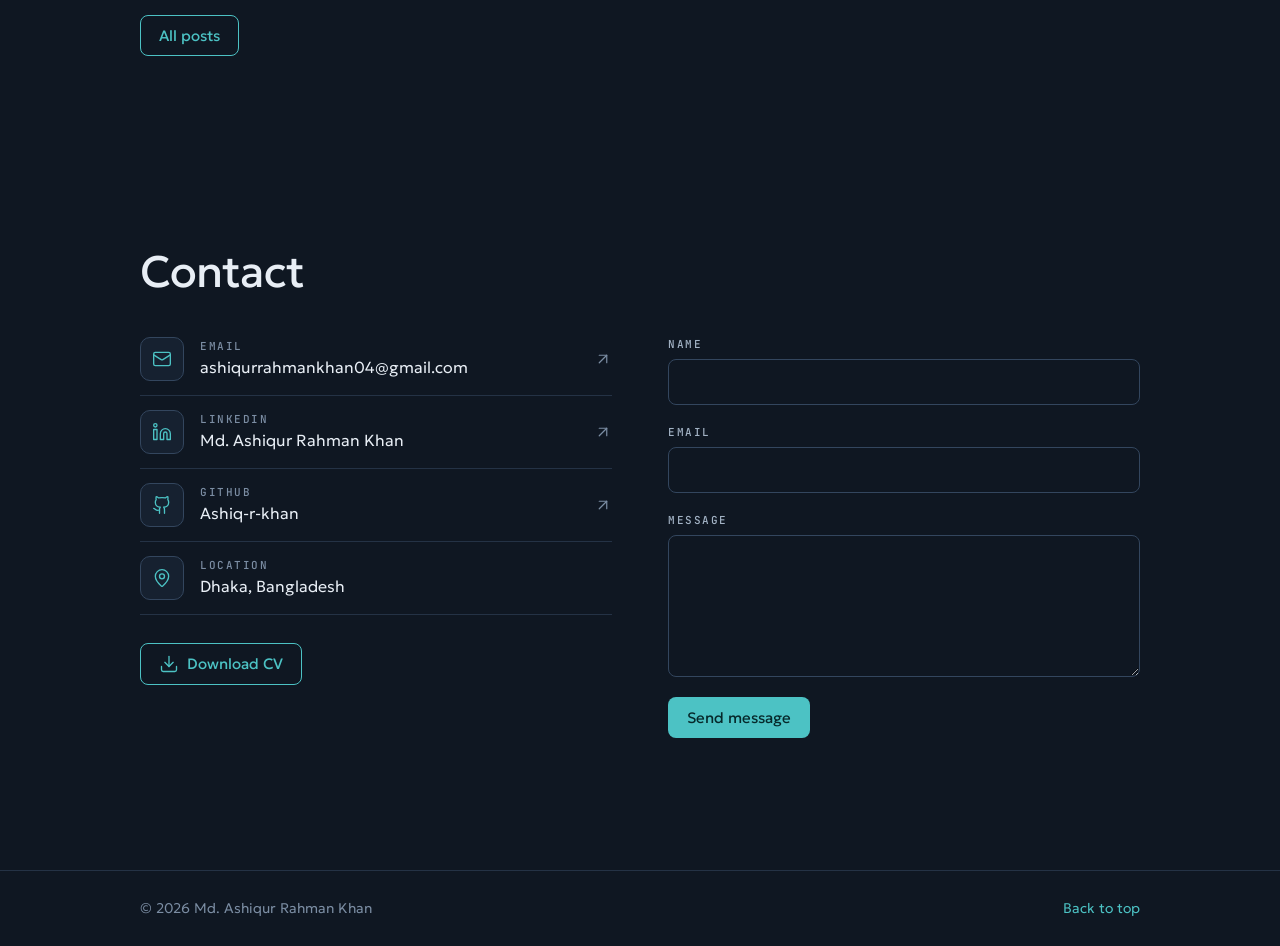
<file: project.html>
<!doctype html>
<html lang="en">
<head>
<meta charset="utf-8">
<meta name="viewport" content="width=device-width, initial-scale=1">
<title>Project | Md. Ashiqur Rahman Khan</title>
<meta name="description" content="Project details, key findings and methods from the portfolio of Md. Ashiqur Rahman Khan.">
<meta name="theme-color" content="#0f1722">
<link rel="icon" href="assets/favicon.svg" type="image/svg+xml">
<link rel="stylesheet" href="css/style.css?v=20261008a">
</head>
<body>
<svg width="0" height="0" style="position:absolute" aria-hidden="true">
  <defs>
    <symbol id="i-github" viewBox="0 0 24 24"><path d="M15 22v-4a4.8 4.8 0 0 0-1-3.5c3 0 6-2 6-5.5.08-1.25-.27-2.48-1-3.5.28-1.15.28-2.35 0-3.5 0 0-1 0-3 1.5-2.64-.5-5.36-.5-8 0C6 2 5 2 5 2c-.3 1.15-.3 2.35 0 3.5A5.4 5.4 0 0 0 4 9c0 3.5 3 5.5 6 5.5-.39.49-.68 1.05-.85 1.65-.17.6-.22 1.23-.15 1.85v4"/><path d="M9 18c-4.51 2-5-2-7-2"/></symbol>
    <symbol id="i-menu" viewBox="0 0 24 24"><path d="M4 6h16M4 12h16M4 18h16"/></symbol>
    <symbol id="i-back" viewBox="0 0 24 24"><path d="m15 18-6-6 6-6"/></symbol>
    <symbol id="i-next" viewBox="0 0 24 24"><path d="m9 18 6-6-6-6"/></symbol>
    <symbol id="i-file" viewBox="0 0 24 24"><path d="M15 2H6a2 2 0 0 0-2 2v16a2 2 0 0 0 2 2h12a2 2 0 0 0 2-2V7z"/><path d="M14 2v4a2 2 0 0 0 2 2h4"/><path d="M10 13h4M10 17h4"/></symbol>
  </defs>
</svg>
<header class="nav">
  <div class="wrap nav__row">
    <a class="nav__brand" href="index.html">ASHIQ.KHAN</a>
    <button class="nav__toggle" aria-label="Open menu" aria-expanded="false" aria-controls="nav-links"><svg class="icon"><use href="#i-menu"/></svg></button>
    <nav id="nav-links" aria-label="Sections">
      <a href="index.html">Home</a>
      <a href="index.html#about">About</a>
      <a href="index.html#skills">Skills</a>
      <a href="index.html#projects" aria-current="true">Projects</a>
      <a href="index.html#services">What I Can Do</a>
      <a href="index.html#certifications">Certifications</a>
      <a href="blog/index.html">Blog</a>
      <a href="index.html#contact">Contact</a>
    </nav>
  </div>
</header>
<main id="project" class="wrap pp"></main>
<noscript><p class="wrap pp">This page needs JavaScript. All projects are on <a href="https://github.com/Ashiq-r-khan">GitHub</a>.</p></noscript>
<footer class="footer">
  <div class="wrap"><p>© <span id="year">2026</span> Md. Ashiqur Rahman Khan</p><p><a href="index.html#projects">All projects</a></p></div>
</footer>
<script src="data/site.js?v=20261008a"></script>
<script src="js/project.js?v=20261008a"></script>
</body>
</html>
</file>
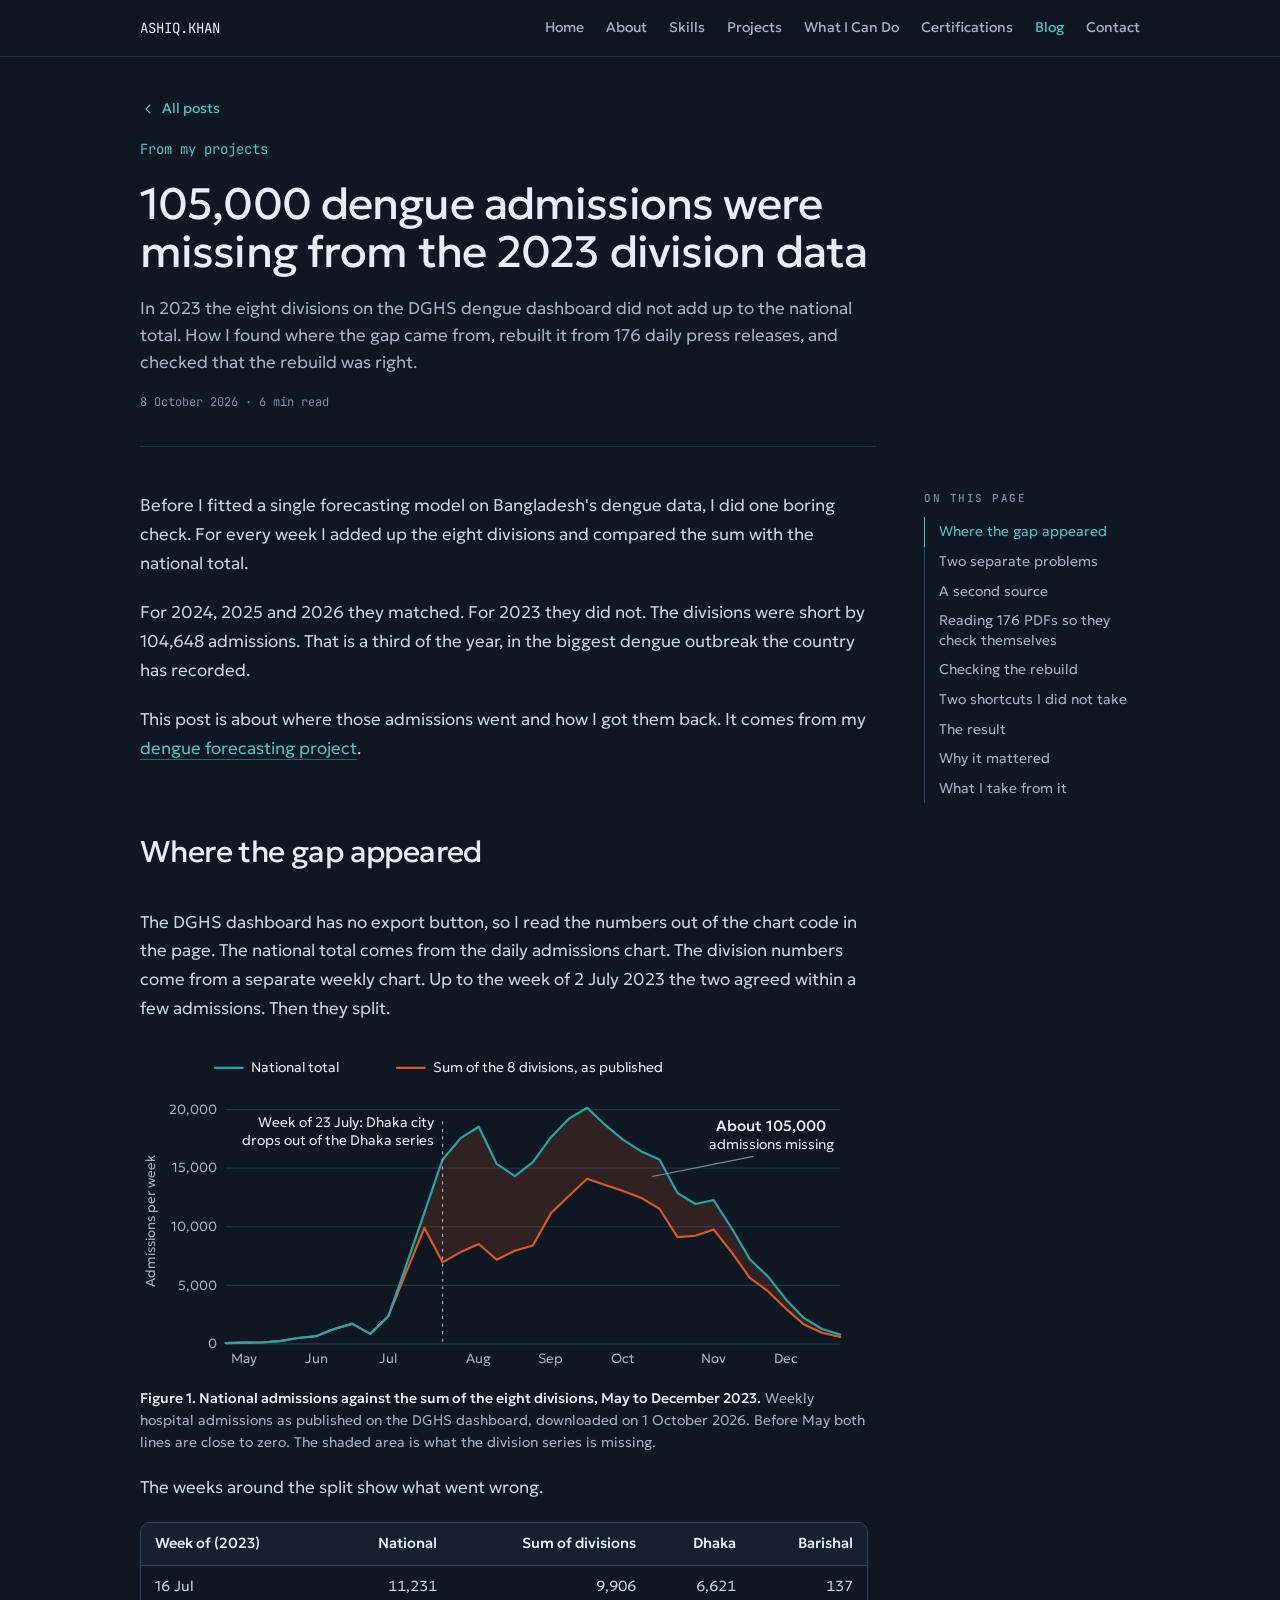
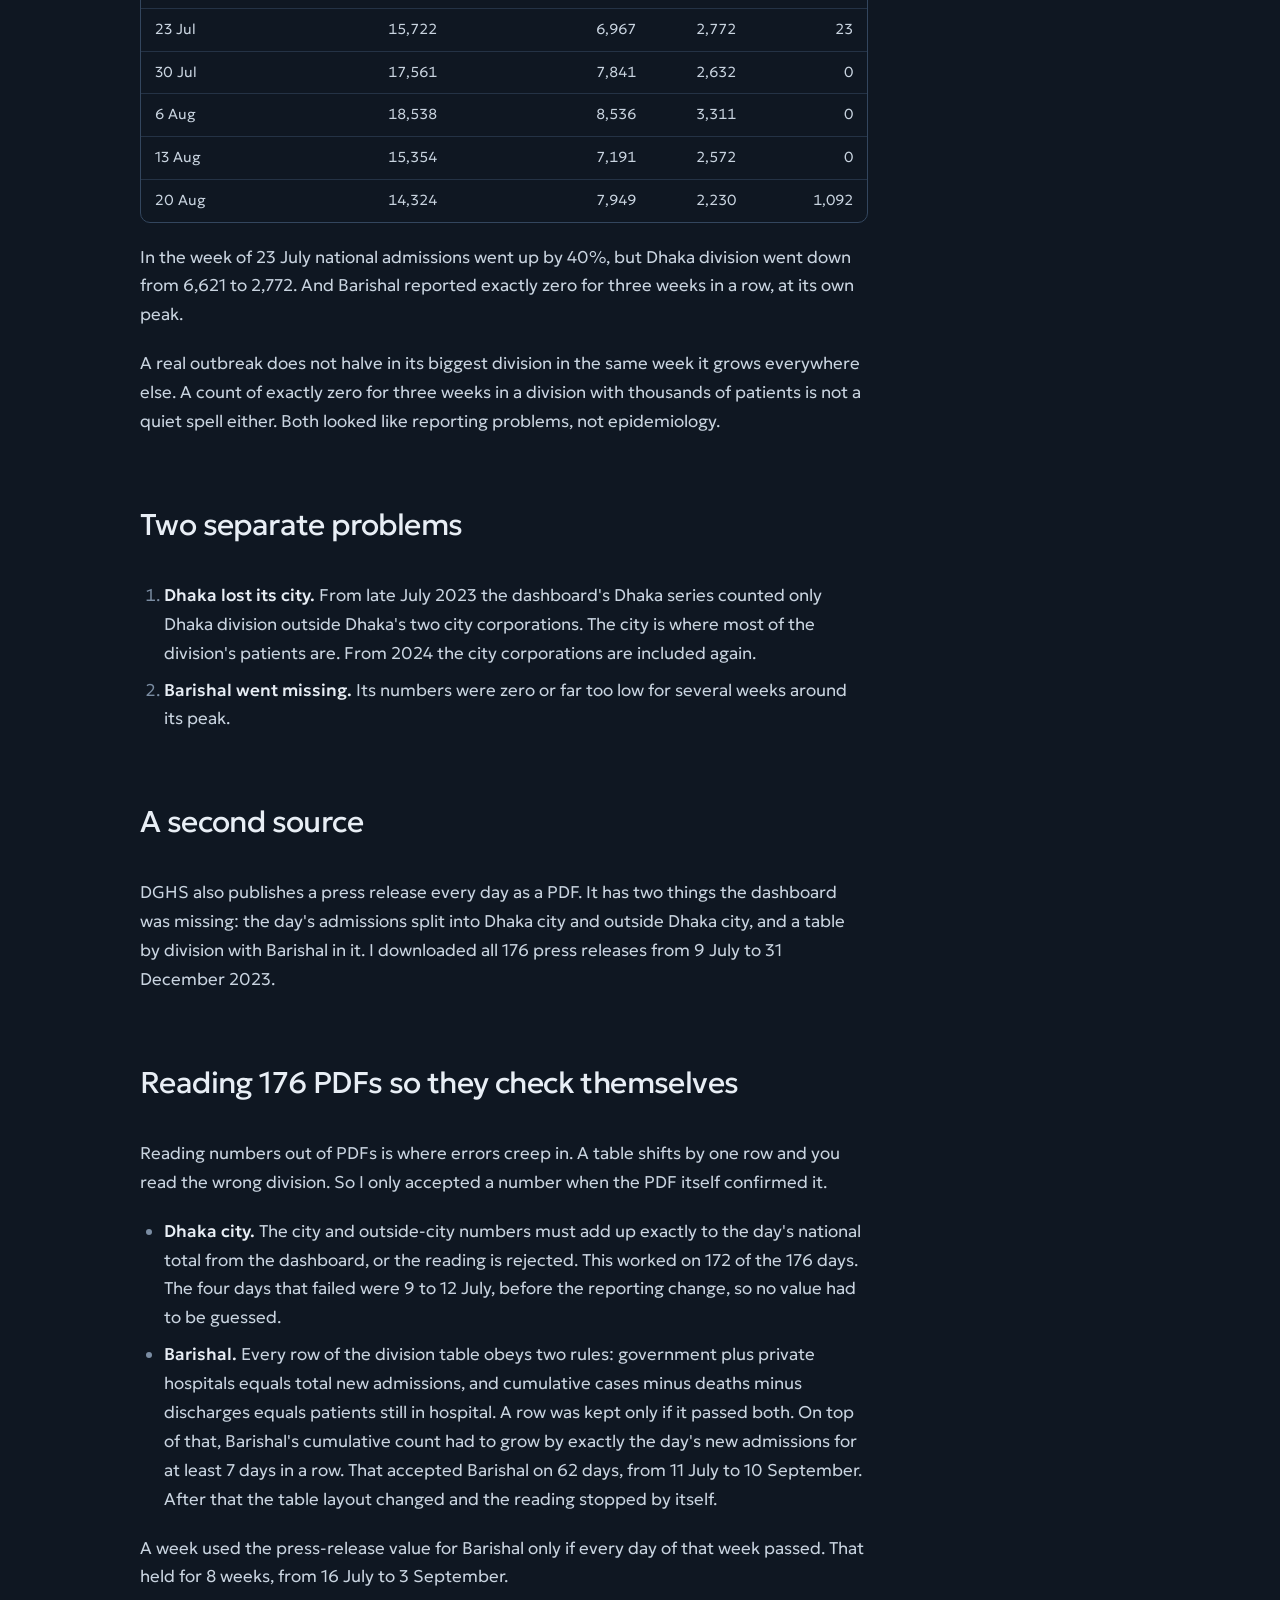
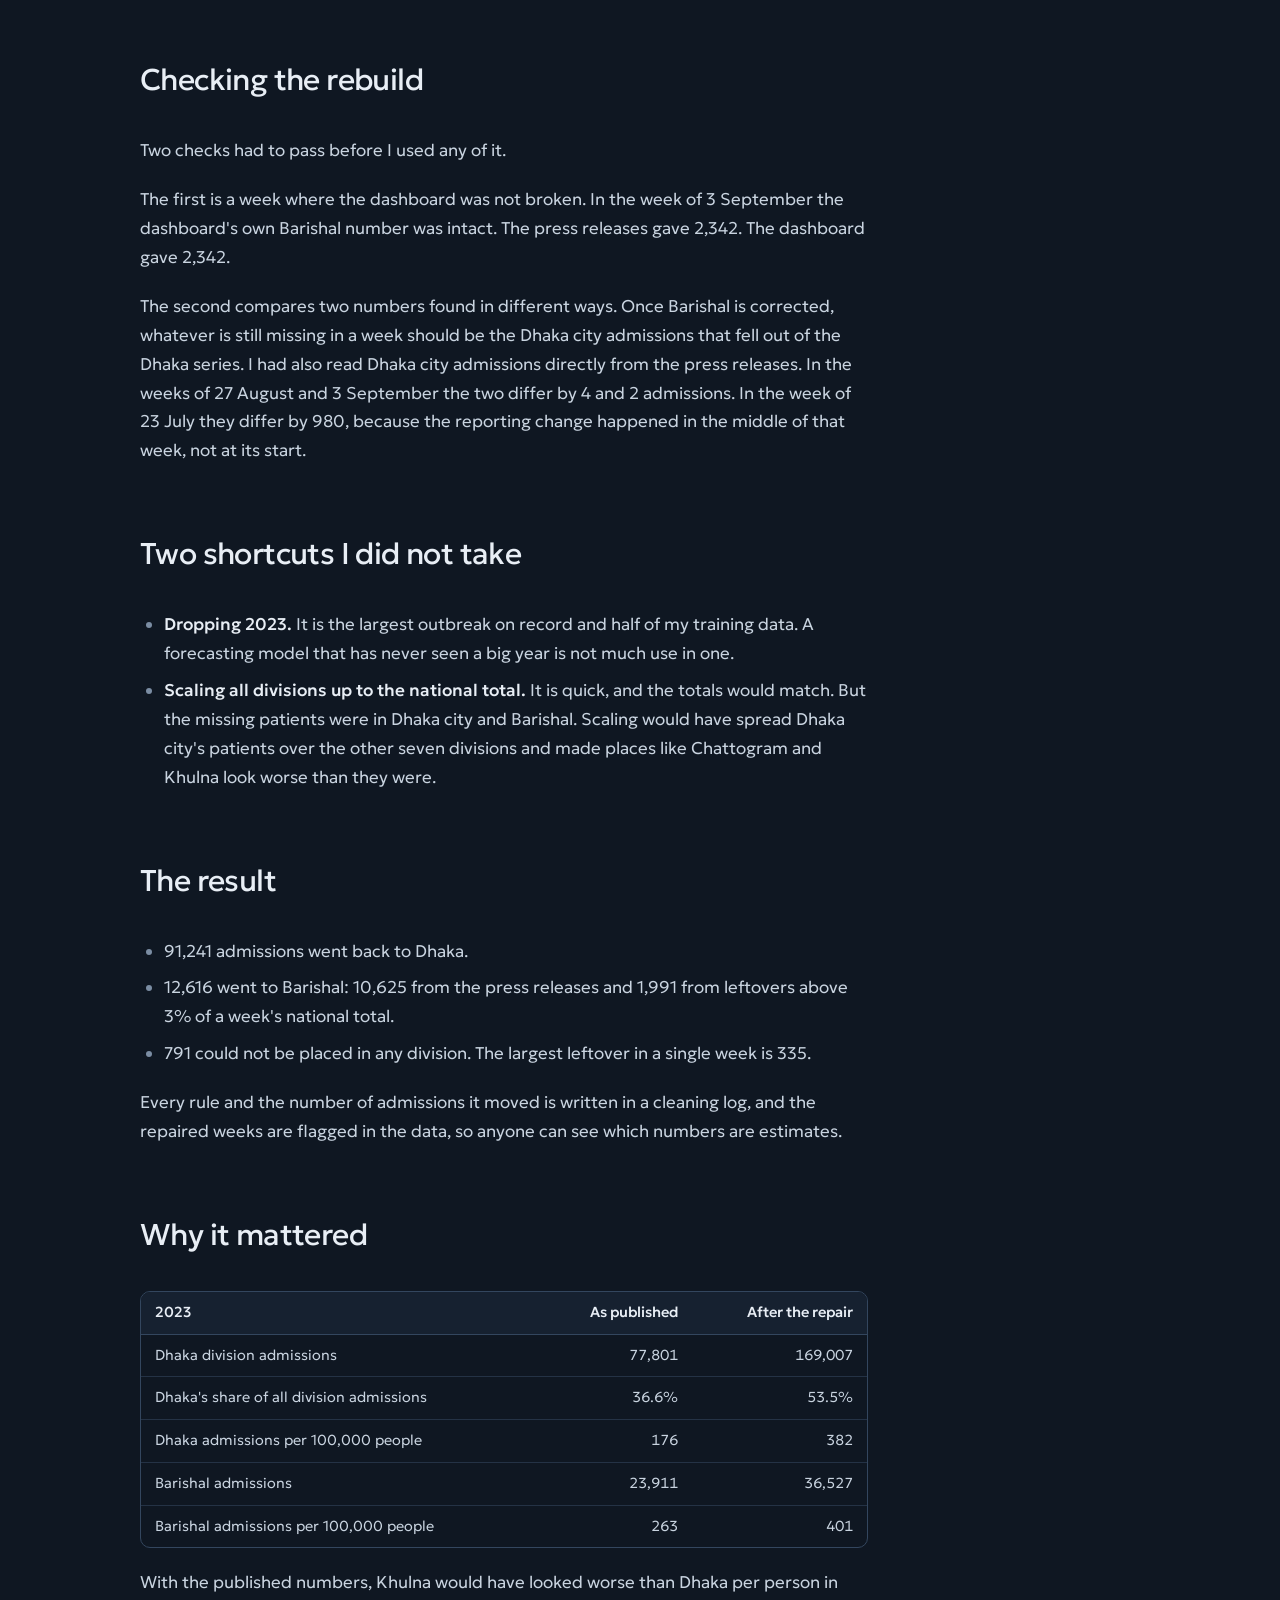
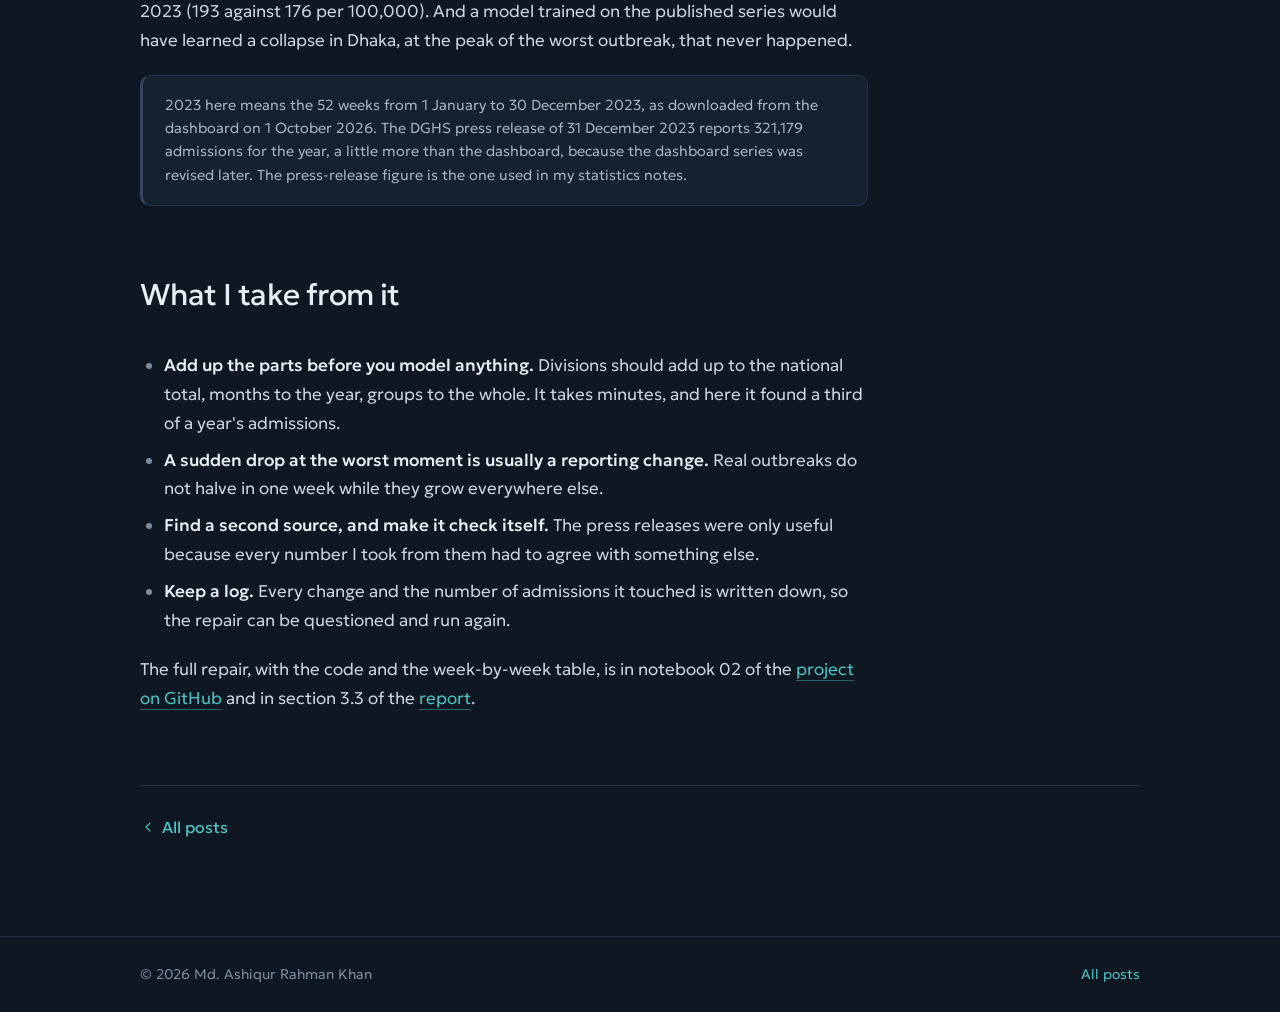
<file: blog/dengue-missing-admissions.html>
<!doctype html>
<html lang="en">
<head>
<meta charset="utf-8">
<meta name="viewport" content="width=device-width, initial-scale=1">
<title>105,000 dengue admissions were missing from the 2023 division data | Md. Ashiqur Rahman Khan</title>
<meta name="description" content="In 2023 the divisions on the DGHS dengue dashboard were short by about 105,000 admissions. How I found out why and rebuilt them from 176 daily press releases.">
<meta name="author" content="Md. Ashiqur Rahman Khan">
<meta name="theme-color" content="#0f1722">
<link rel="canonical" href="https://ashiq-r-khan.github.io/blog/dengue-missing-admissions.html">
<meta property="og:title" content="105,000 dengue admissions were missing from the 2023 division data">
<meta property="og:description" content="In 2023 the divisions on the DGHS dengue dashboard were short by about 105,000 admissions. How I found out why and rebuilt them from 176 daily press releases.">
<meta property="og:type" content="article">
<meta property="og:url" content="https://ashiq-r-khan.github.io/blog/dengue-missing-admissions.html">
<meta property="og:image" content="https://ashiq-r-khan.github.io/assets/blog/dengue-missing-admissions.jpg">
<meta property="og:image:width" content="1200">
<meta property="og:image:height" content="630">
<meta property="article:published_time" content="2026-10-08">
<meta name="twitter:card" content="summary_large_image">
<link rel="icon" href="../assets/favicon.svg" type="image/svg+xml">
<link rel="stylesheet" href="../assets/katex/katex.min.css">
<link rel="stylesheet" href="../css/style.css?v=20261008a">
</head>
<body>
<svg width="0" height="0" style="position:absolute" aria-hidden="true">
  <defs>
    <symbol id="i-menu" viewBox="0 0 24 24"><path d="M4 6h16M4 12h16M4 18h16"/></symbol>
    <symbol id="i-back" viewBox="0 0 24 24"><path d="m15 18-6-6 6-6"/></symbol>
    <symbol id="i-next" viewBox="0 0 24 24"><path d="m9 18 6-6-6-6"/></symbol>
    <symbol id="i-file" viewBox="0 0 24 24"><path d="M15 2H6a2 2 0 0 0-2 2v16a2 2 0 0 0 2 2h12a2 2 0 0 0 2-2V7z"/><path d="M14 2v4a2 2 0 0 0 2 2h4"/><path d="M10 13h4M10 17h4"/></symbol>
  </defs>
</svg>
<a class="skip" href="#post">Skip to the post</a>
<header class="nav">
  <div class="wrap nav__row">
    <a class="nav__brand" href="../index.html">ASHIQ.KHAN</a>
    <button class="nav__toggle" aria-label="Open menu" aria-expanded="false" aria-controls="nav-links"><svg class="icon"><use href="#i-menu"/></svg></button>
    <nav id="nav-links" aria-label="Sections">
      <a href="../index.html">Home</a>
      <a href="../index.html#about">About</a>
      <a href="../index.html#skills">Skills</a>
      <a href="../index.html#projects">Projects</a>
      <a href="../index.html#services">What I Can Do</a>
      <a href="../index.html#certifications">Certifications</a>
      <a href="index.html" aria-current="true">Blog</a>
      <a href="../index.html#contact">Contact</a>
    </nav>
  </div>
</header>
<main class="wrap art" data-slug="dengue-missing-admissions">
  <a class="pp__back" href="index.html"><svg class="icon"><use href="#i-back"/></svg>All posts</a>
  <header class="art__head">
    <p class="hero__role">From my projects</p>
    <h1>105,000 dengue admissions were missing from the 2023 division data</h1>
    <p class="pp__intro">In 2023 the eight divisions on the DGHS dengue dashboard did not add up to the national total. How I found where the gap came from, rebuilt it from 176 daily press releases, and checked that the rebuild was right.</p>
    <p class="art__meta"><time datetime="2026-10-08">8 October 2026</time> · 6 min read</p>
  </header>
  <div class="art__grid">
    <details class="toc" open><summary>On this page</summary><nav id="toc" aria-label="On this page"></nav></details>
    <article id="post" class="body">
<p>Before I fitted a single forecasting model on Bangladesh's dengue data, I did one boring check. For every week I added up the eight divisions and compared the sum with the national total.</p>
<p>For 2024, 2025 and 2026 they matched. For 2023 they did not. The divisions were short by 104,648 admissions. That is a third of the year, in the biggest dengue outbreak the country has recorded.</p>
<p>This post is about where those admissions went and how I got them back. It comes from my <a href="../project.html?p=dengue">dengue forecasting project</a>.</p>
<h2 id="gap">Where the gap appeared</h2>
<p>The DGHS dashboard has no export button, so I read the numbers out of the chart code in the page. The national total comes from the daily admissions chart. The division numbers come from a separate weekly chart. Up to the week of 2 July 2023 the two agreed within a few admissions. Then they split.</p>
<figure class="fig" id="fig-1">
<div class="fig__scroll"><svg viewBox="0 0 680 300" role="img" aria-label="Line chart of weekly dengue admissions in Bangladesh in 2023: the national total and the sum of the eight divisions as published, with a gap of about 105,000 admissions opening from late July"><text x="72" y="274" text-anchor="end">0</text><line class="grid" x1="80" x2="654" y1="215.2" y2="215.2"/><text x="72" y="219.2" text-anchor="end">5,000</text><line class="grid" x1="80" x2="654" y1="160.5" y2="160.5"/><text x="72" y="164.5" text-anchor="end">10,000</text><line class="grid" x1="80" x2="654" y1="105.7" y2="105.7"/><text x="72" y="109.7" text-anchor="end">15,000</text><line class="grid" x1="80" x2="654" y1="51" y2="51"/><text x="72" y="55" text-anchor="end">20,000</text><line class="axis" x1="80" x2="654" y1="270" y2="270"/><path class="a2" d="M80 269.1 L96.9 268.7 L113.8 268.5 L130.6 267.3 L147.5 264.4 L164.4 262.6 L181.3 255.9 L198.2 250.9 L215.1 260.5 L231.9 244.1 L248.8 196.1 L265.7 147 L282.6 97.8 L299.5 77.7 L316.4 67 L333.2 101.8 L350.1 113.1 L367 100.1 L383.9 76.8 L400.8 59.4 L417.6 49.3 L434.5 65.3 L451.4 79.3 L468.3 90.1 L485.2 97.6 L502.1 129 L518.9 139.2 L535.8 135.5 L552.7 161.8 L569.6 190.8 L586.5 206.8 L603.4 228.3 L620.2 245.8 L637.1 255.9 L654 261.2 L654 263.4 L637.1 259.5 L620.2 251.7 L603.4 237.1 L586.5 220.6 L569.6 208.1 L552.7 184.4 L535.8 163 L518.9 168.8 L502.1 170.1 L485.2 143.6 L468.3 133.5 L451.4 127.1 L434.5 121.4 L417.6 115.6 L400.8 131.5 L383.9 147.7 L367 178 L350.1 182.9 L333.2 191.2 L316.4 176.5 L299.5 184.1 L282.6 193.7 L265.7 161.5 L248.8 202.6 L231.9 244.1 L215.1 260.5 L198.2 251.2 L181.3 256 L164.4 262.7 L147.5 264.4 L130.6 267.3 L113.8 268.5 L96.9 268.7 L80 269.1 Z"/><path class="l2" d="M80 269.1 L96.9 268.7 L113.8 268.5 L130.6 267.3 L147.5 264.4 L164.4 262.7 L181.3 256 L198.2 251.2 L215.1 260.5 L231.9 244.1 L248.8 202.6 L265.7 161.5 L282.6 193.7 L299.5 184.1 L316.4 176.5 L333.2 191.2 L350.1 182.9 L367 178 L383.9 147.7 L400.8 131.5 L417.6 115.6 L434.5 121.4 L451.4 127.1 L468.3 133.5 L485.2 143.6 L502.1 170.1 L518.9 168.8 L535.8 163 L552.7 184.4 L569.6 208.1 L586.5 220.6 L603.4 237.1 L620.2 251.7 L637.1 259.5 L654 263.4"/><path class="l1" d="M80 269.1 L96.9 268.7 L113.8 268.5 L130.6 267.3 L147.5 264.4 L164.4 262.6 L181.3 255.9 L198.2 250.9 L215.1 260.5 L231.9 244.1 L248.8 196.1 L265.7 147 L282.6 97.8 L299.5 77.7 L316.4 67 L333.2 101.8 L350.1 113.1 L367 100.1 L383.9 76.8 L400.8 59.4 L417.6 49.3 L434.5 65.3 L451.4 79.3 L468.3 90.1 L485.2 97.6 L502.1 129 L518.9 139.2 L535.8 135.5 L552.7 161.8 L569.6 190.8 L586.5 206.8 L603.4 228.3 L620.2 245.8 L637.1 255.9 L654 261.2"/><text x="96.9" y="288" text-anchor="middle">May</text><text x="164.4" y="288" text-anchor="middle">Jun</text><text x="231.9" y="288" text-anchor="middle">Jul</text><text x="316.4" y="288" text-anchor="middle">Aug</text><text x="383.9" y="288" text-anchor="middle">Sep</text><text x="451.4" y="288" text-anchor="middle">Oct</text><text x="535.8" y="288" text-anchor="middle">Nov</text><text x="603.4" y="288" text-anchor="middle">Dec</text><line class="thr" x1="282.6" y1="61.9" x2="282.6" y2="270"/><text x="274.6" y="67.4" class="ann" text-anchor="end">Week of 23 July: Dhaka city</text><text x="274.6" y="84.4" class="ann" text-anchor="end">drops out of the Dhaka series</text><text x="589.8" y="70.7" class="ttl" text-anchor="middle">About 105,000</text><text x="589.8" y="87.7" class="ann" text-anchor="middle">admissions missing</text><line class="lead" x1="573" y1="94.7" x2="478.4" y2="113.4"/><line class="l1" x1="70" y1="12" x2="96" y2="12"/><text x="104" y="16" class="ann">National total</text><line class="l2" x1="240" y1="12" x2="266" y2="12"/><text x="274" y="16" class="ann">Sum of the 8 divisions, as published</text><text transform="translate(14 155) rotate(-90)" text-anchor="middle">Admissions per week</text></svg></div>
<figcaption><strong>Figure 1. National admissions against the sum of the eight divisions, May to December 2023.</strong> Weekly hospital admissions as published on the DGHS dashboard, downloaded on 1 October 2026. Before May both lines are close to zero. The shaded area is what the division series is missing.</figcaption>
</figure>
<p>The weeks around the split show what went wrong.</p>
<div class="table-wrap"><table>
<thead>
<tr>
<th>Week of (2023)</th>
<th class="right">National</th>
<th class="right">Sum of divisions</th>
<th class="right">Dhaka</th>
<th class="right">Barishal</th>
</tr>
</thead>
<tbody>
<tr>
<td>16 Jul</td>
<td class="right">11,231</td>
<td class="right">9,906</td>
<td class="right">6,621</td>
<td class="right">137</td>
</tr>
<tr>
<td>23 Jul</td>
<td class="right">15,722</td>
<td class="right">6,967</td>
<td class="right">2,772</td>
<td class="right">23</td>
</tr>
<tr>
<td>30 Jul</td>
<td class="right">17,561</td>
<td class="right">7,841</td>
<td class="right">2,632</td>
<td class="right">0</td>
</tr>
<tr>
<td>6 Aug</td>
<td class="right">18,538</td>
<td class="right">8,536</td>
<td class="right">3,311</td>
<td class="right">0</td>
</tr>
<tr>
<td>13 Aug</td>
<td class="right">15,354</td>
<td class="right">7,191</td>
<td class="right">2,572</td>
<td class="right">0</td>
</tr>
<tr>
<td>20 Aug</td>
<td class="right">14,324</td>
<td class="right">7,949</td>
<td class="right">2,230</td>
<td class="right">1,092</td>
</tr>
</tbody>
</table></div>
<p>In the week of 23 July national admissions went up by 40%, but Dhaka division went down from 6,621 to 2,772. And Barishal reported exactly zero for three weeks in a row, at its own peak.</p>
<p>A real outbreak does not halve in its biggest division in the same week it grows everywhere else. A count of exactly zero for three weeks in a division with thousands of patients is not a quiet spell either. Both looked like reporting problems, not epidemiology.</p>
<h2 id="problems">Two separate problems</h2>
<ol>
<li><strong>Dhaka lost its city.</strong> From late July 2023 the dashboard's Dhaka series counted only Dhaka division outside Dhaka's two city corporations. The city is where most of the division's patients are. From 2024 the city corporations are included again.</li>
<li><strong>Barishal went missing.</strong> Its numbers were zero or far too low for several weeks around its peak.</li>
</ol>
<h2 id="press-releases">A second source</h2>
<p>DGHS also publishes a press release every day as a PDF. It has two things the dashboard was missing: the day's admissions split into Dhaka city and outside Dhaka city, and a table by division with Barishal in it. I downloaded all 176 press releases from 9 July to 31 December 2023.</p>
<h2 id="self-checking">Reading 176 PDFs so they check themselves</h2>
<p>Reading numbers out of PDFs is where errors creep in. A table shifts by one row and you read the wrong division. So I only accepted a number when the PDF itself confirmed it.</p>
<ul>
<li><strong>Dhaka city.</strong> The city and outside-city numbers must add up exactly to the day's national total from the dashboard, or the reading is rejected. This worked on 172 of the 176 days. The four days that failed were 9 to 12 July, before the reporting change, so no value had to be guessed.</li>
<li><strong>Barishal.</strong> Every row of the division table obeys two rules: government plus private hospitals equals total new admissions, and cumulative cases minus deaths minus discharges equals patients still in hospital. A row was kept only if it passed both. On top of that, Barishal's cumulative count had to grow by exactly the day's new admissions for at least 7 days in a row. That accepted Barishal on 62 days, from 11 July to 10 September. After that the table layout changed and the reading stopped by itself.</li>
</ul>
<p>A week used the press-release value for Barishal only if every day of that week passed. That held for 8 weeks, from 16 July to 3 September.</p>
<h2 id="checks">Checking the rebuild</h2>
<p>Two checks had to pass before I used any of it.</p>
<p>The first is a week where the dashboard was not broken. In the week of 3 September the dashboard's own Barishal number was intact. The press releases gave 2,342. The dashboard gave 2,342.</p>
<p>The second compares two numbers found in different ways. Once Barishal is corrected, whatever is still missing in a week should be the Dhaka city admissions that fell out of the Dhaka series. I had also read Dhaka city admissions directly from the press releases. In the weeks of 27 August and 3 September the two differ by 4 and 2 admissions. In the week of 23 July they differ by 980, because the reporting change happened in the middle of that week, not at its start.</p>
<h2 id="shortcuts">Two shortcuts I did not take</h2>
<ul>
<li><strong>Dropping 2023.</strong> It is the largest outbreak on record and half of my training data. A forecasting model that has never seen a big year is not much use in one.</li>
<li><strong>Scaling all divisions up to the national total.</strong> It is quick, and the totals would match. But the missing patients were in Dhaka city and Barishal. Scaling would have spread Dhaka city's patients over the other seven divisions and made places like Chattogram and Khulna look worse than they were.</li>
</ul>
<h2 id="result">The result</h2>
<ul>
<li>91,241 admissions went back to Dhaka.</li>
<li>12,616 went to Barishal: 10,625 from the press releases and 1,991 from leftovers above 3% of a week's national total.</li>
<li>791 could not be placed in any division. The largest leftover in a single week is 335.</li>
</ul>
<p>Every rule and the number of admissions it moved is written in a cleaning log, and the repaired weeks are flagged in the data, so anyone can see which numbers are estimates.</p>
<h2 id="why">Why it mattered</h2>
<div class="table-wrap t-wide"><table>
<thead>
<tr>
<th>2023</th>
<th class="right">As published</th>
<th class="right">After the repair</th>
</tr>
</thead>
<tbody>
<tr>
<td>Dhaka division admissions</td>
<td class="right">77,801</td>
<td class="right">169,007</td>
</tr>
<tr>
<td>Dhaka's share of all division admissions</td>
<td class="right">36.6%</td>
<td class="right">53.5%</td>
</tr>
<tr>
<td>Dhaka admissions per 100,000 people</td>
<td class="right">176</td>
<td class="right">382</td>
</tr>
<tr>
<td>Barishal admissions</td>
<td class="right">23,911</td>
<td class="right">36,527</td>
</tr>
<tr>
<td>Barishal admissions per 100,000 people</td>
<td class="right">263</td>
<td class="right">401</td>
</tr>
</tbody>
</table></div>
<p>With the published numbers, Khulna would have looked worse than Dhaka per person in 2023 (193 against 176 per 100,000). And a model trained on the published series would have learned a collapse in Dhaka, at the peak of the worst outbreak, that never happened.</p>
<div class="box box--note">
<p>2023 here means the 52 weeks from 1 January to 30 December 2023, as downloaded from the dashboard on 1 October 2026. The DGHS press release of 31 December 2023 reports 321,179 admissions for the year, a little more than the dashboard, because the dashboard series was revised later. The press-release figure is the one used in my statistics notes.</p>
</div>
<h2 id="lessons">What I take from it</h2>
<ul>
<li><strong>Add up the parts before you model anything.</strong> Divisions should add up to the national total, months to the year, groups to the whole. It takes minutes, and here it found a third of a year's admissions.</li>
<li><strong>A sudden drop at the worst moment is usually a reporting change.</strong> Real outbreaks do not halve in one week while they grow everywhere else.</li>
<li><strong>Find a second source, and make it check itself.</strong> The press releases were only useful because every number I took from them had to agree with something else.</li>
<li><strong>Keep a log.</strong> Every change and the number of admissions it touched is written down, so the repair can be questioned and run again.</li>
</ul>
<p>The full repair, with the code and the week-by-week table, is in notebook 02 of the <a href="https://github.com/Ashiq-r-khan/Bangladesh-Dengue-Forecasting-Analysis">project on GitHub</a> and in section 3.3 of the <a href="../assets/reports/dengue.pdf">report</a>.</p>
    </article>
  </div>
  <nav id="pager" class="pp__pager" aria-label="More posts"></nav>
</main>
<footer class="footer">
  <div class="wrap"><p>© <span id="year">2026</span> Md. Ashiqur Rahman Khan</p><p><a href="index.html">All posts</a></p></div>
</footer>
<script defer src="../assets/katex/katex.min.js"></script>
<script defer src="../assets/katex/auto-render.min.js"></script>
<script defer src="../data/site.js?v=20261008a"></script>
<script defer src="../js/blog.js?v=20261008a"></script>
</body>
</html>
</file>
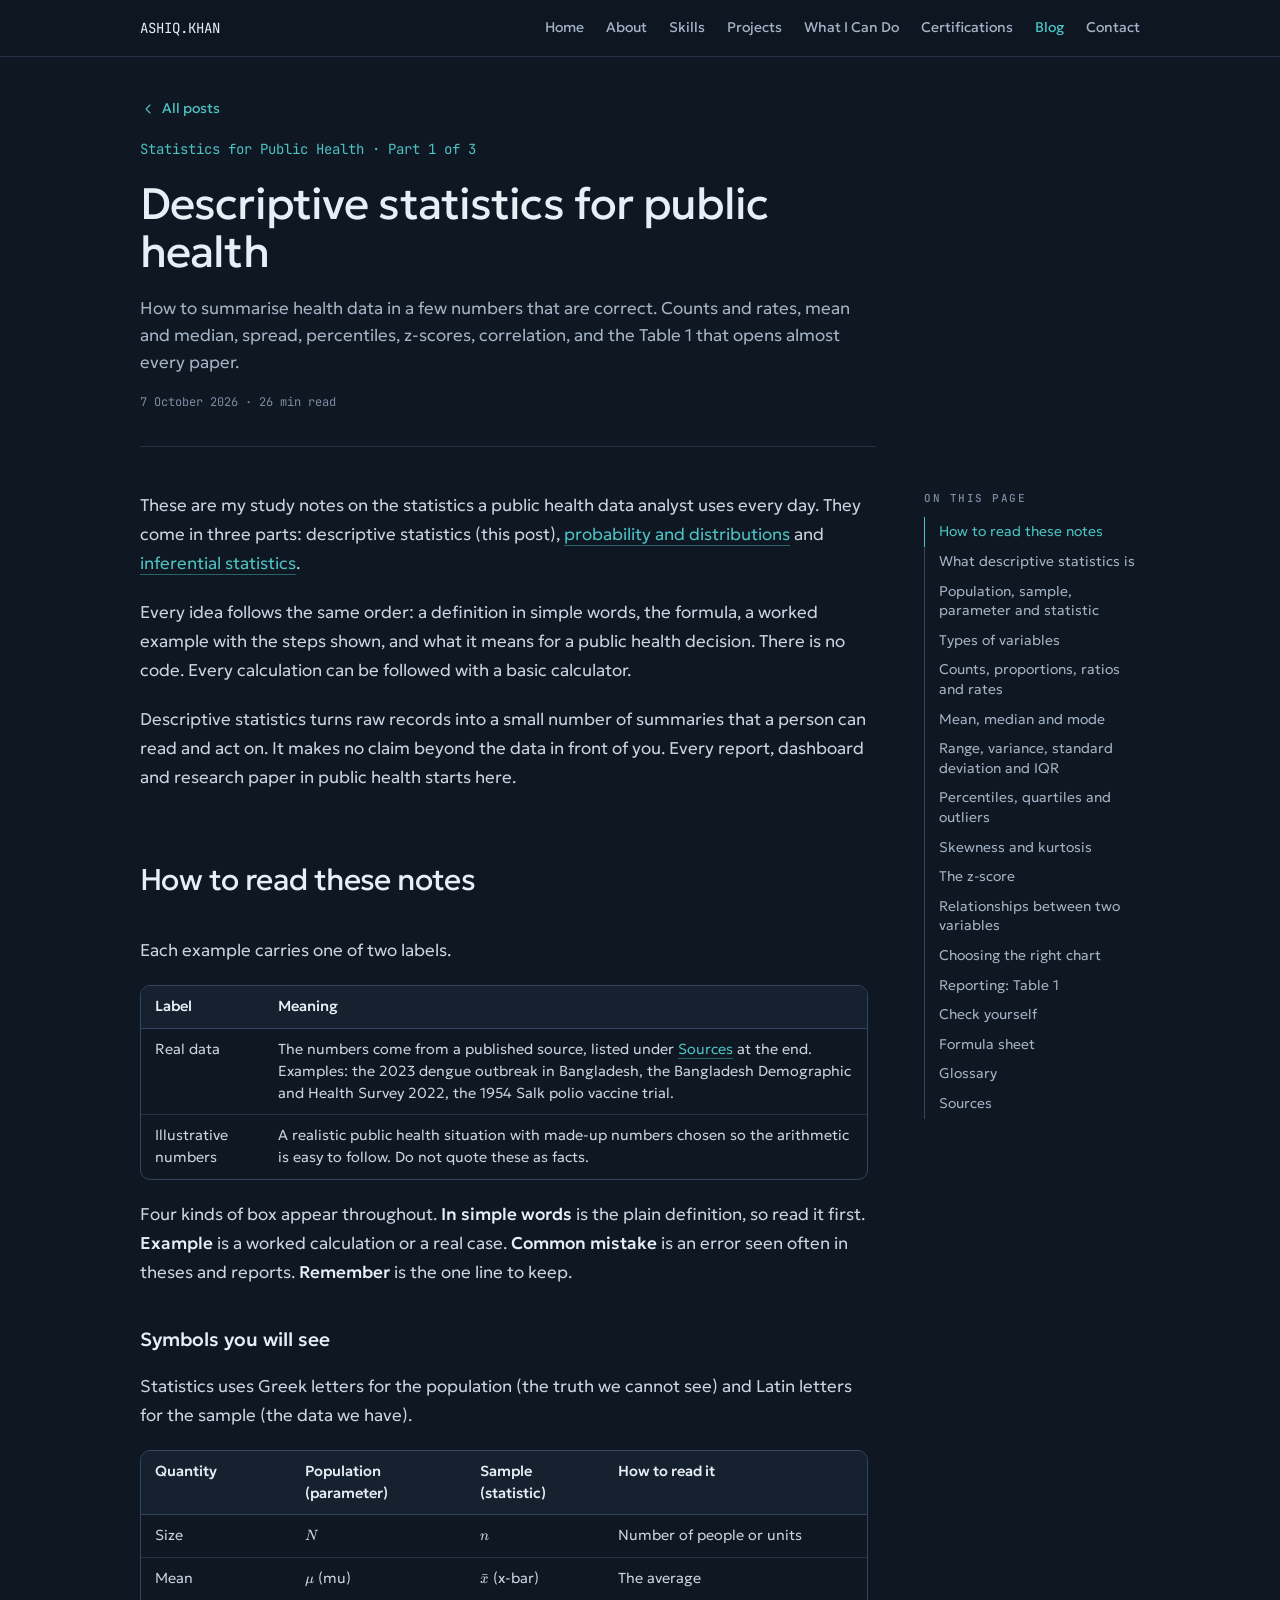
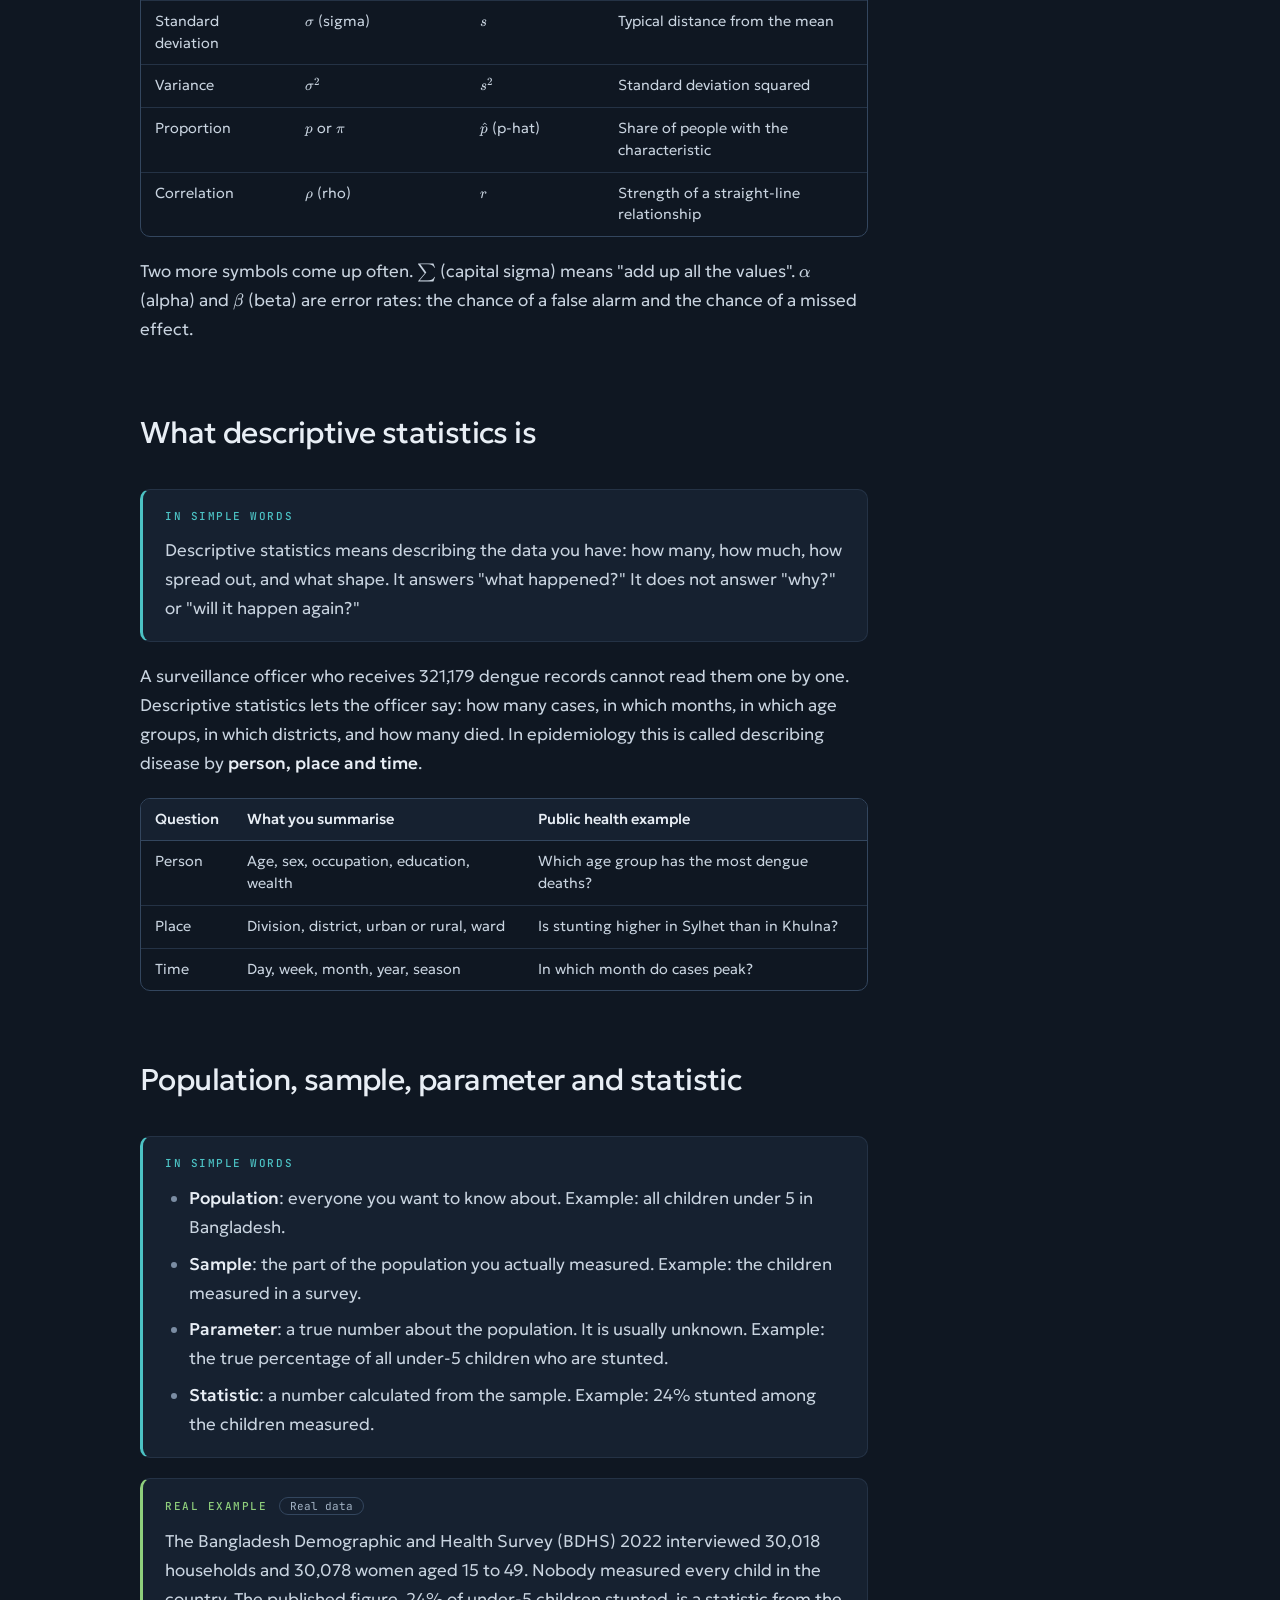
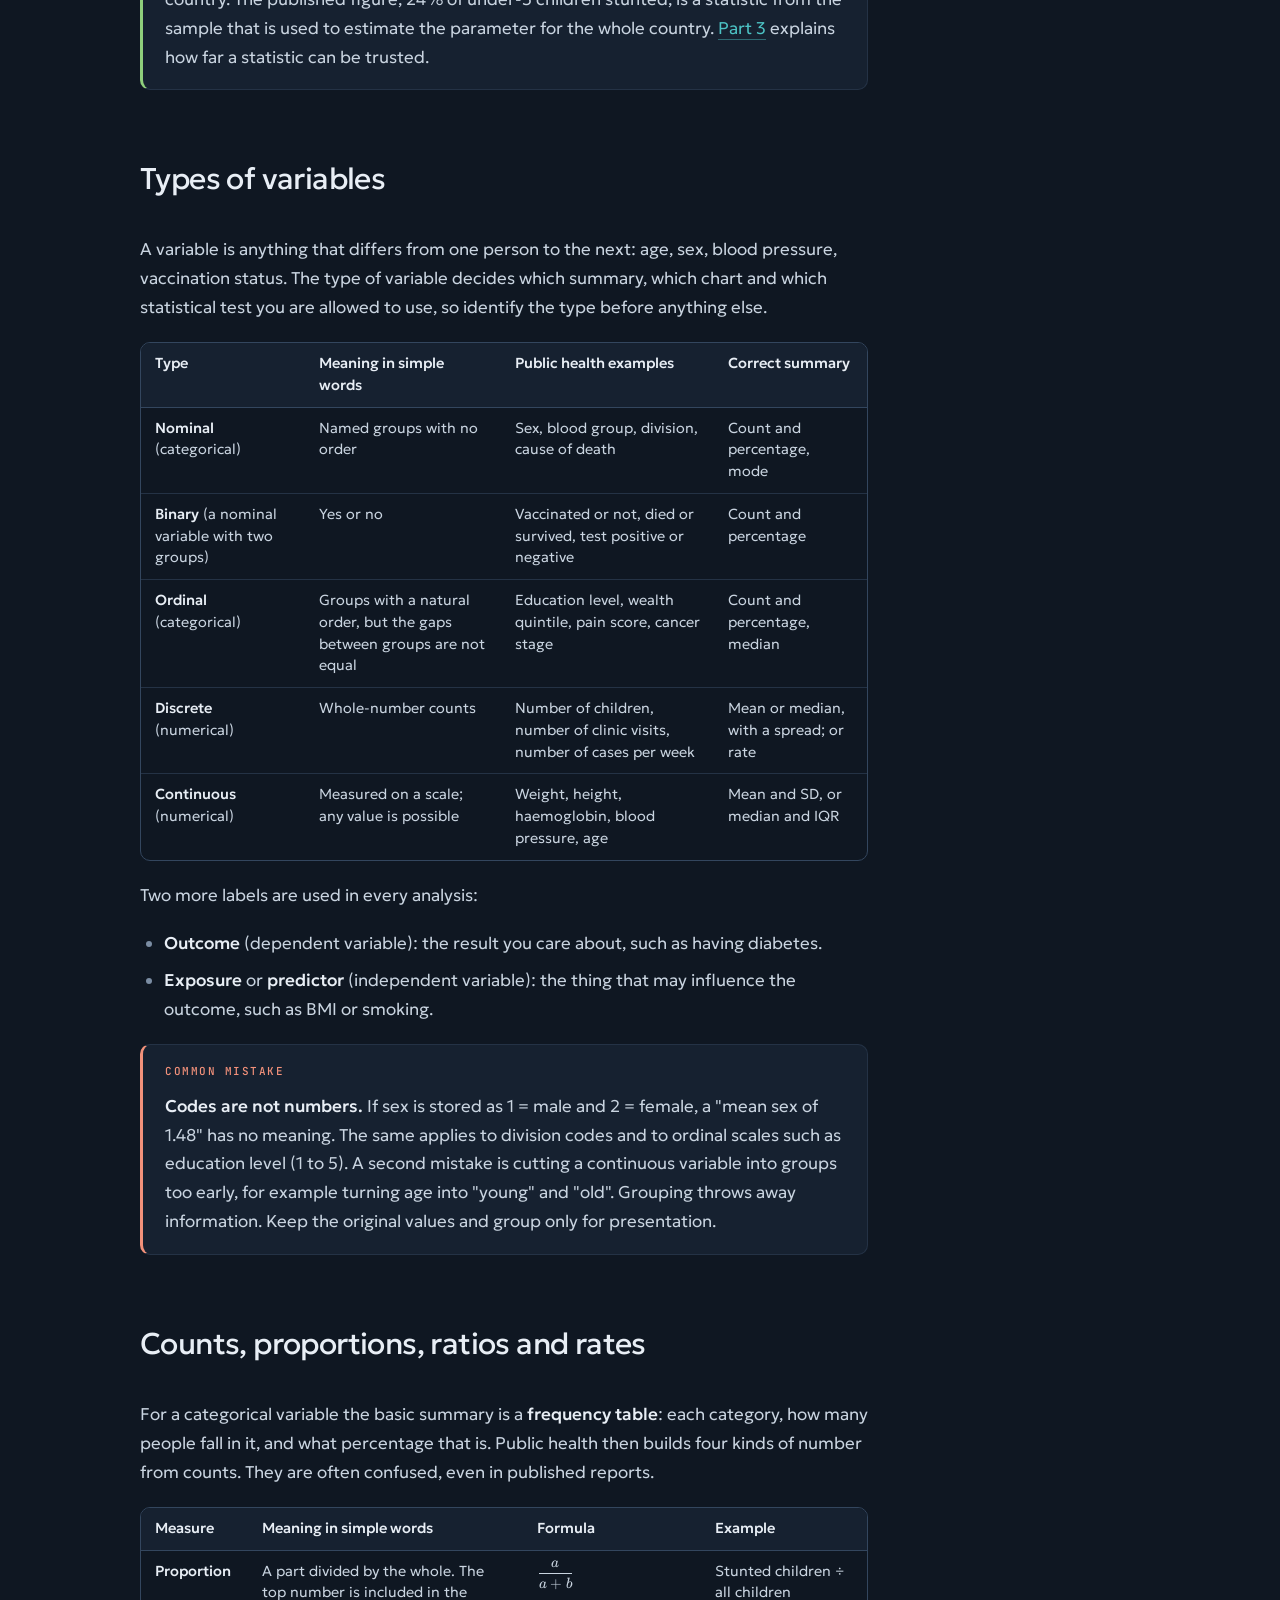
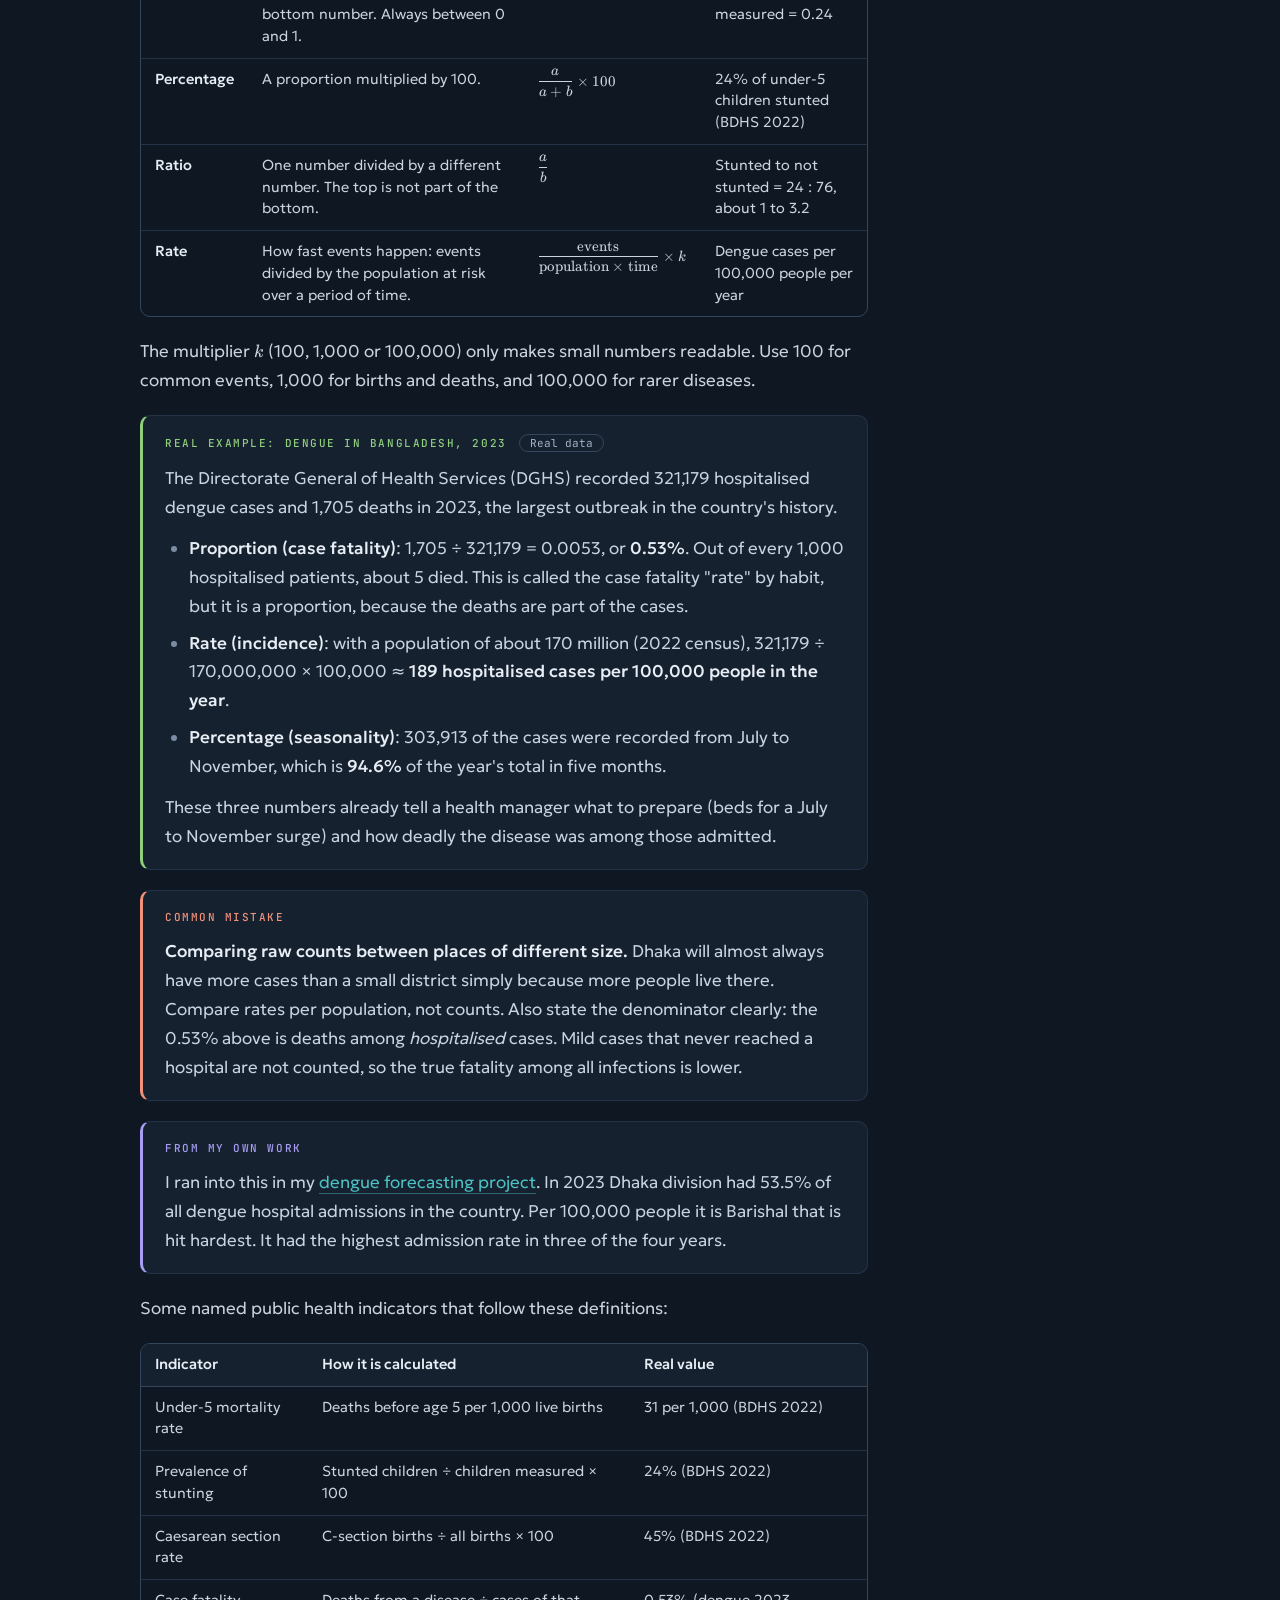
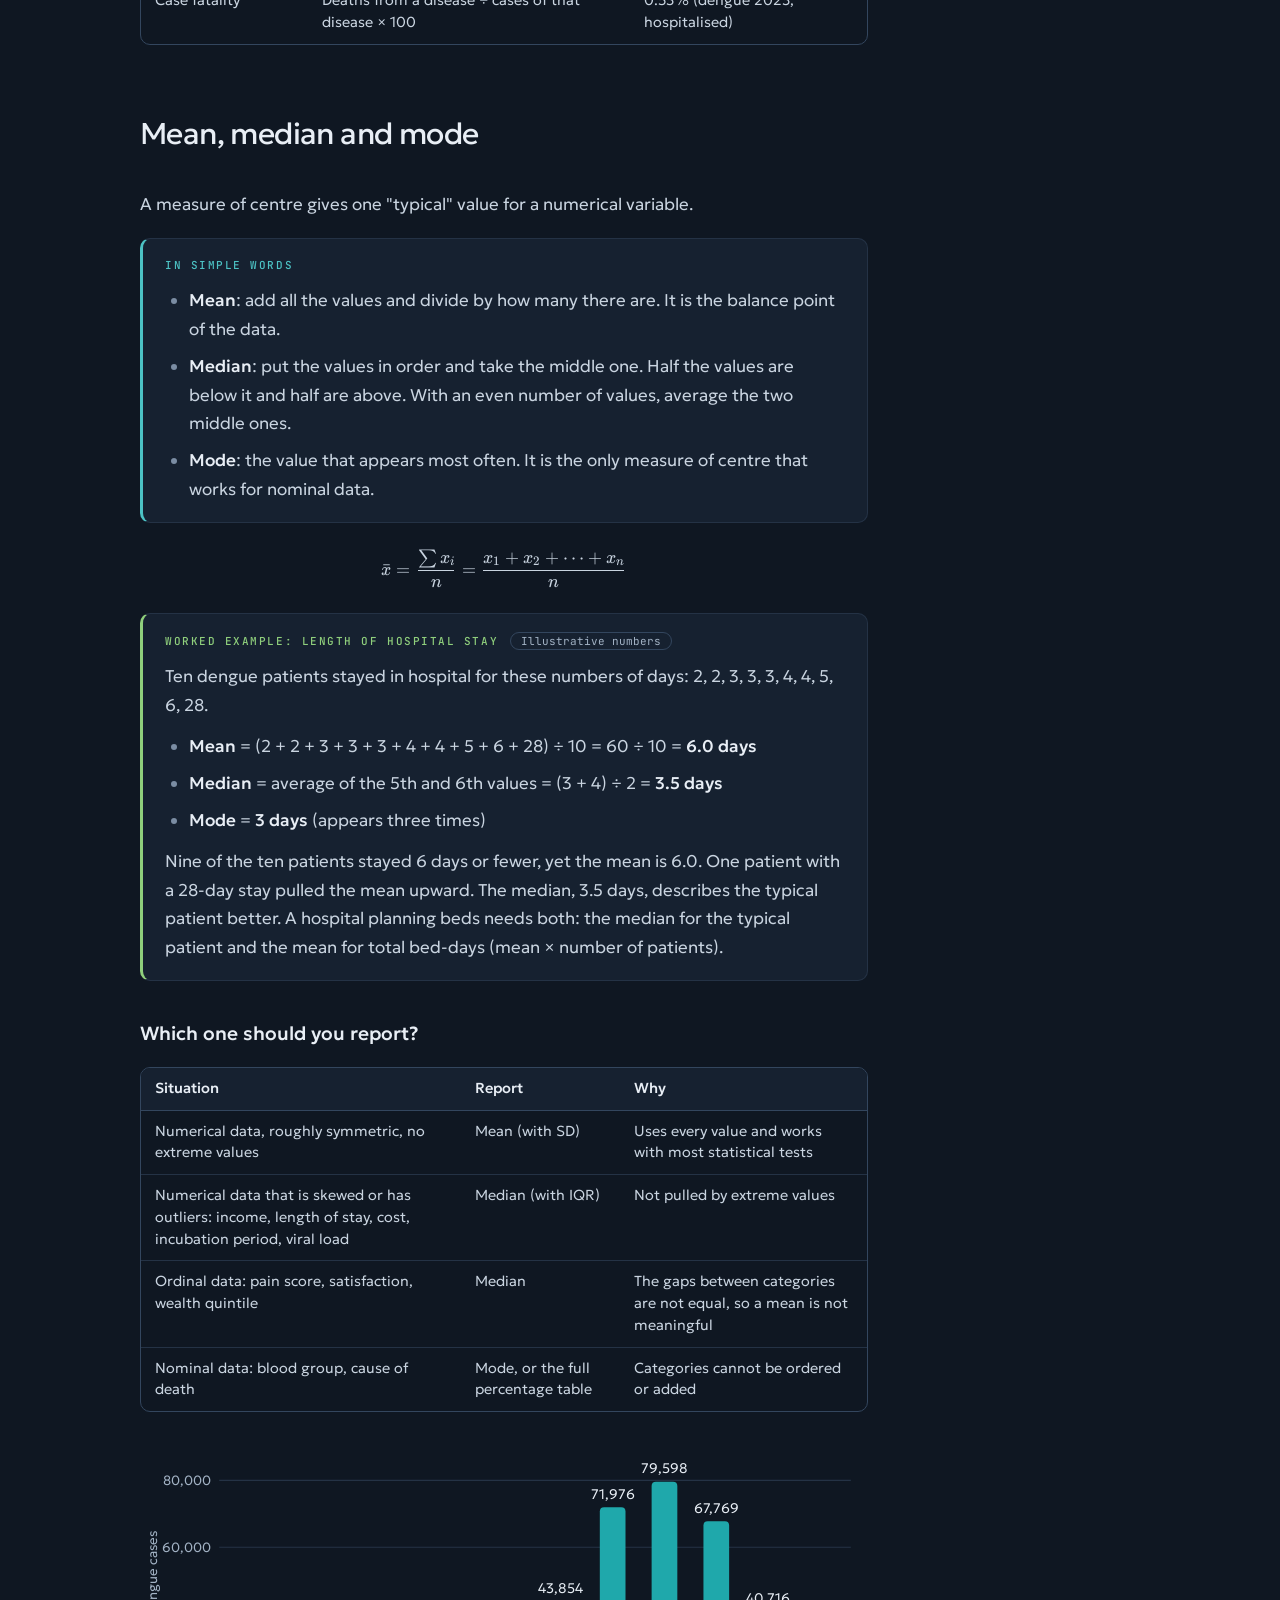
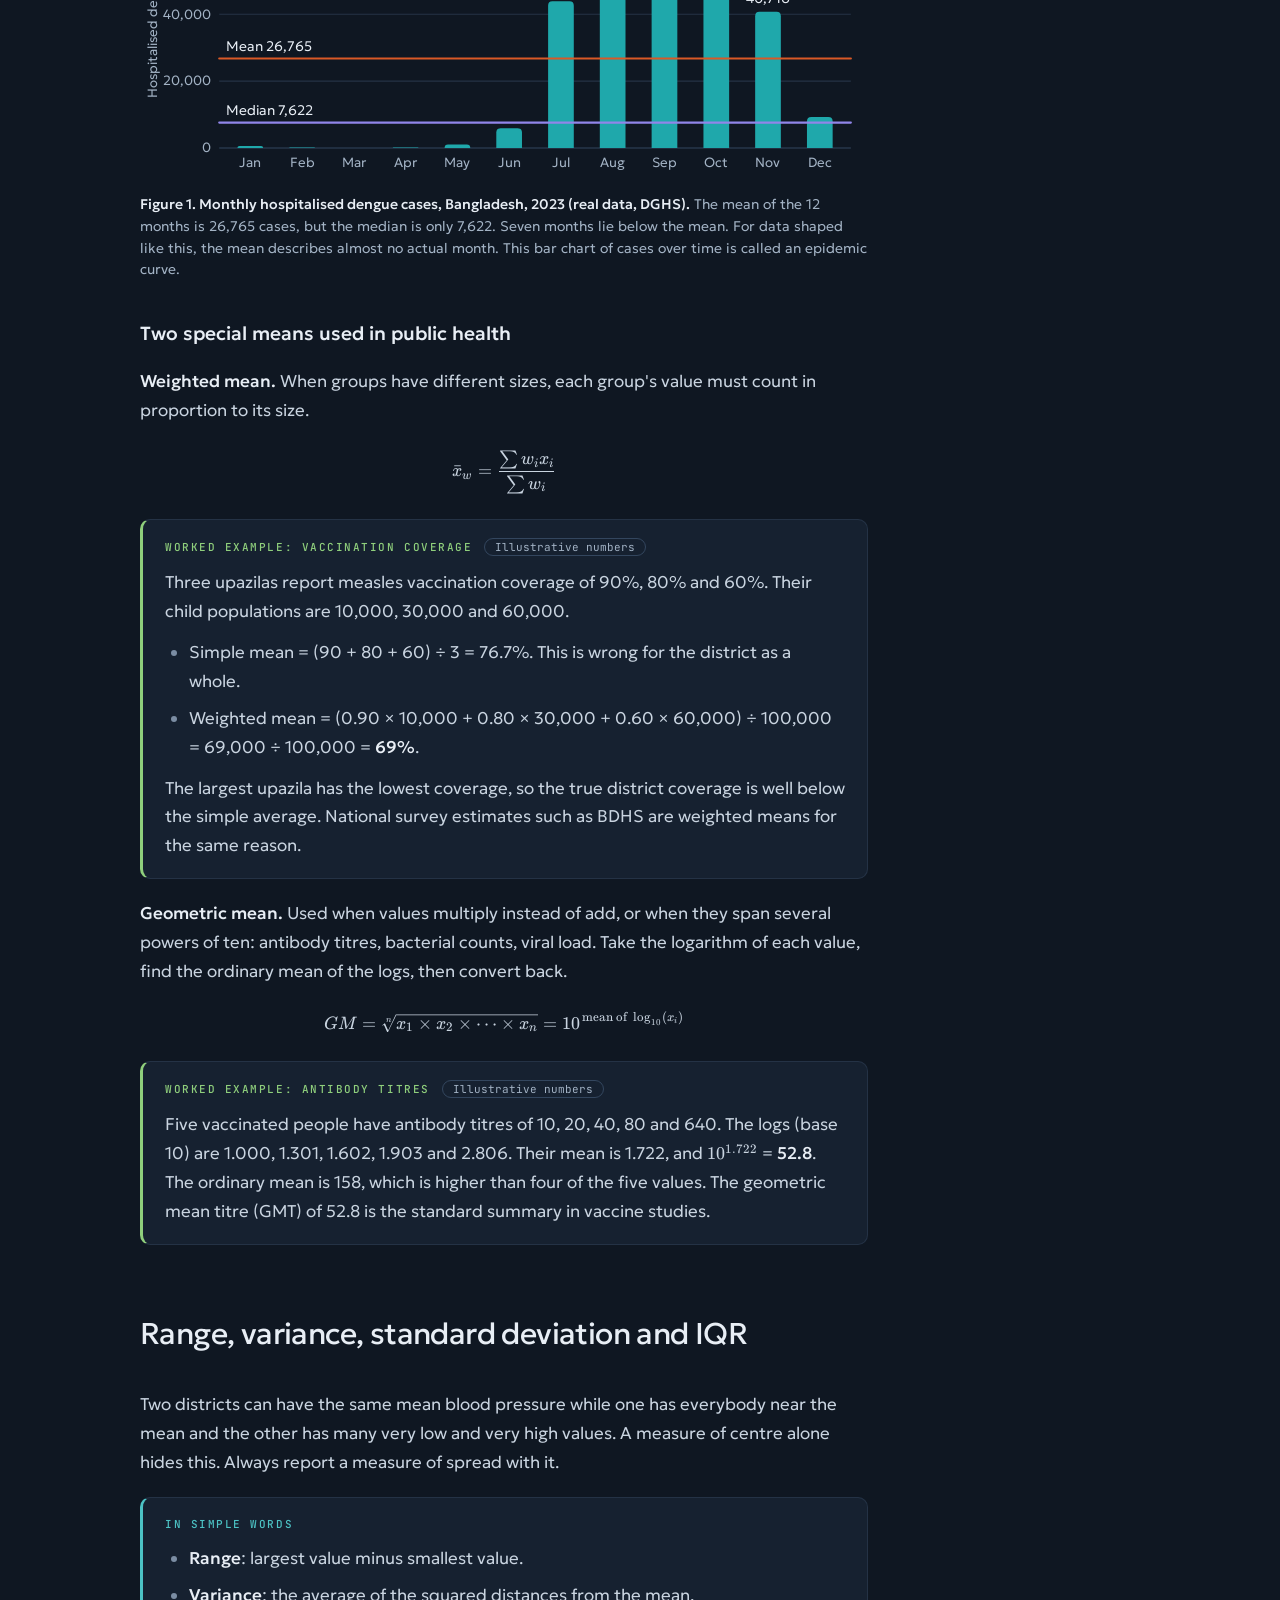
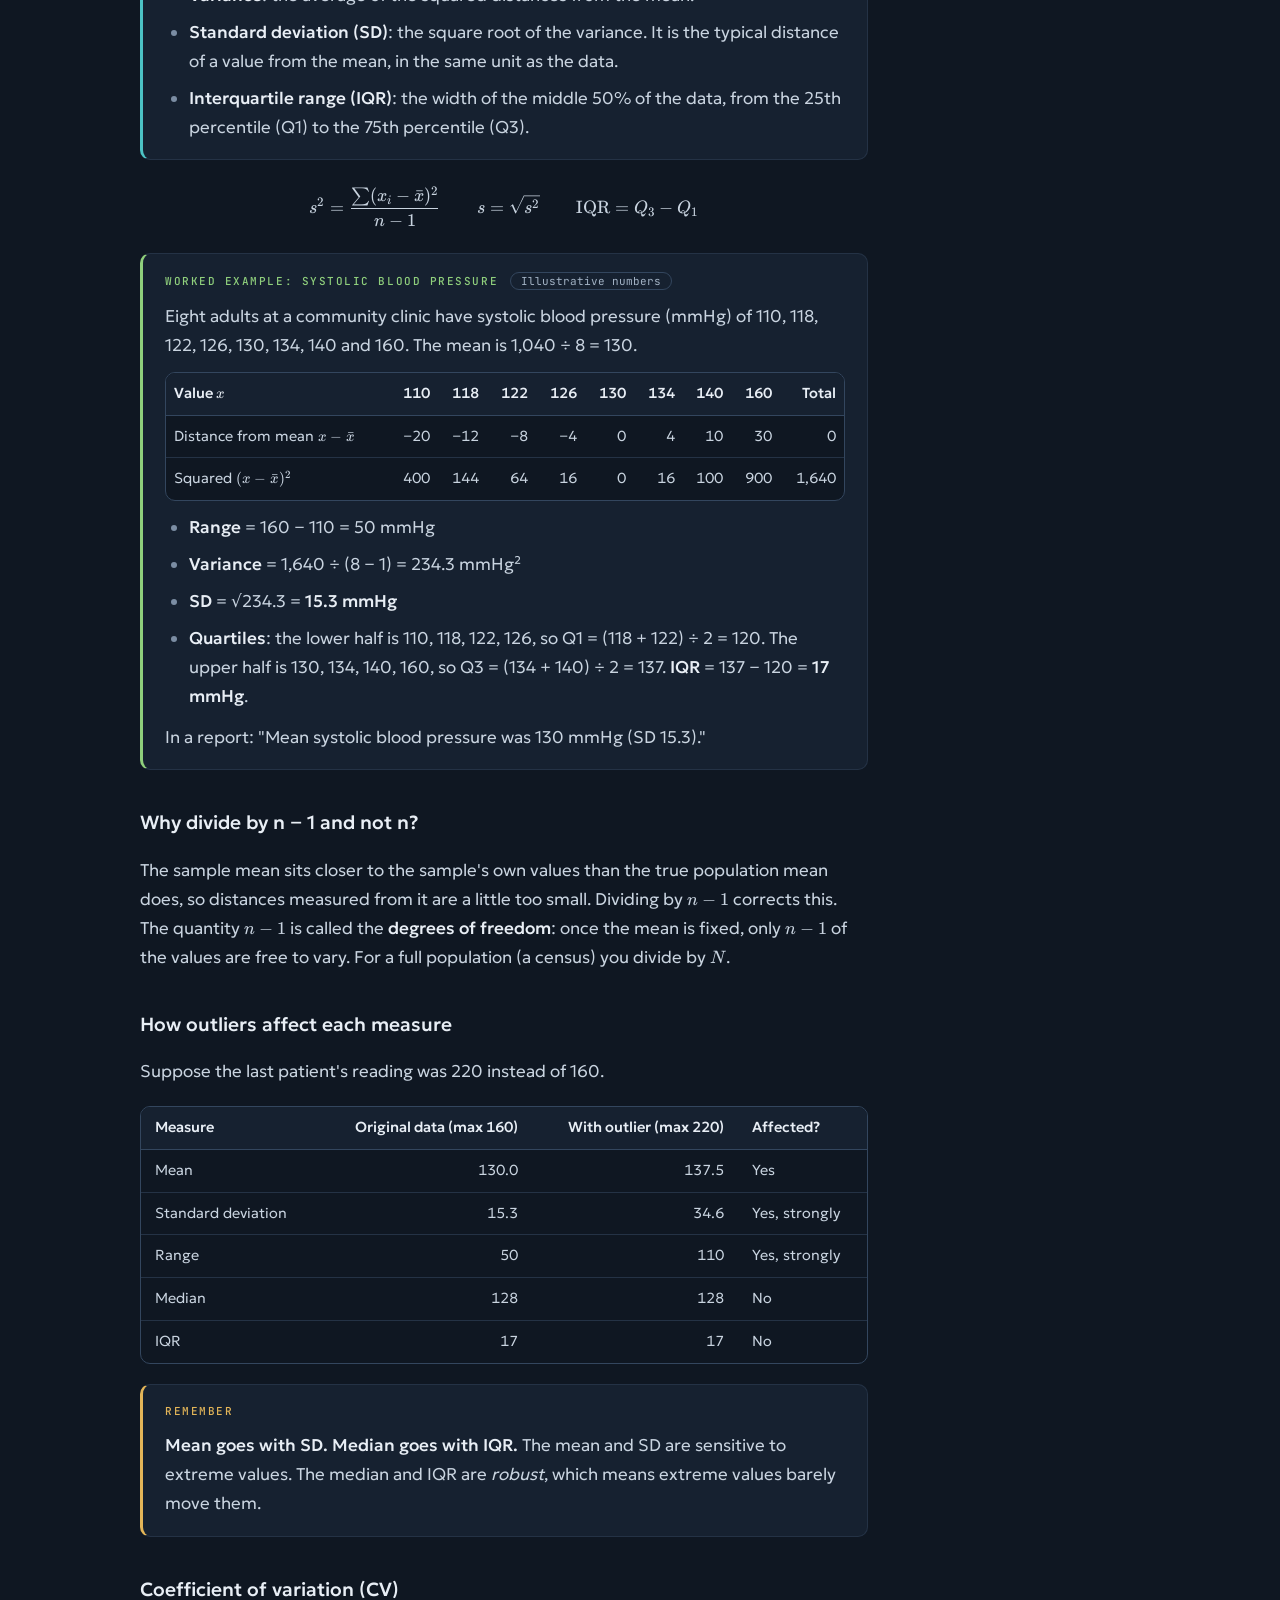
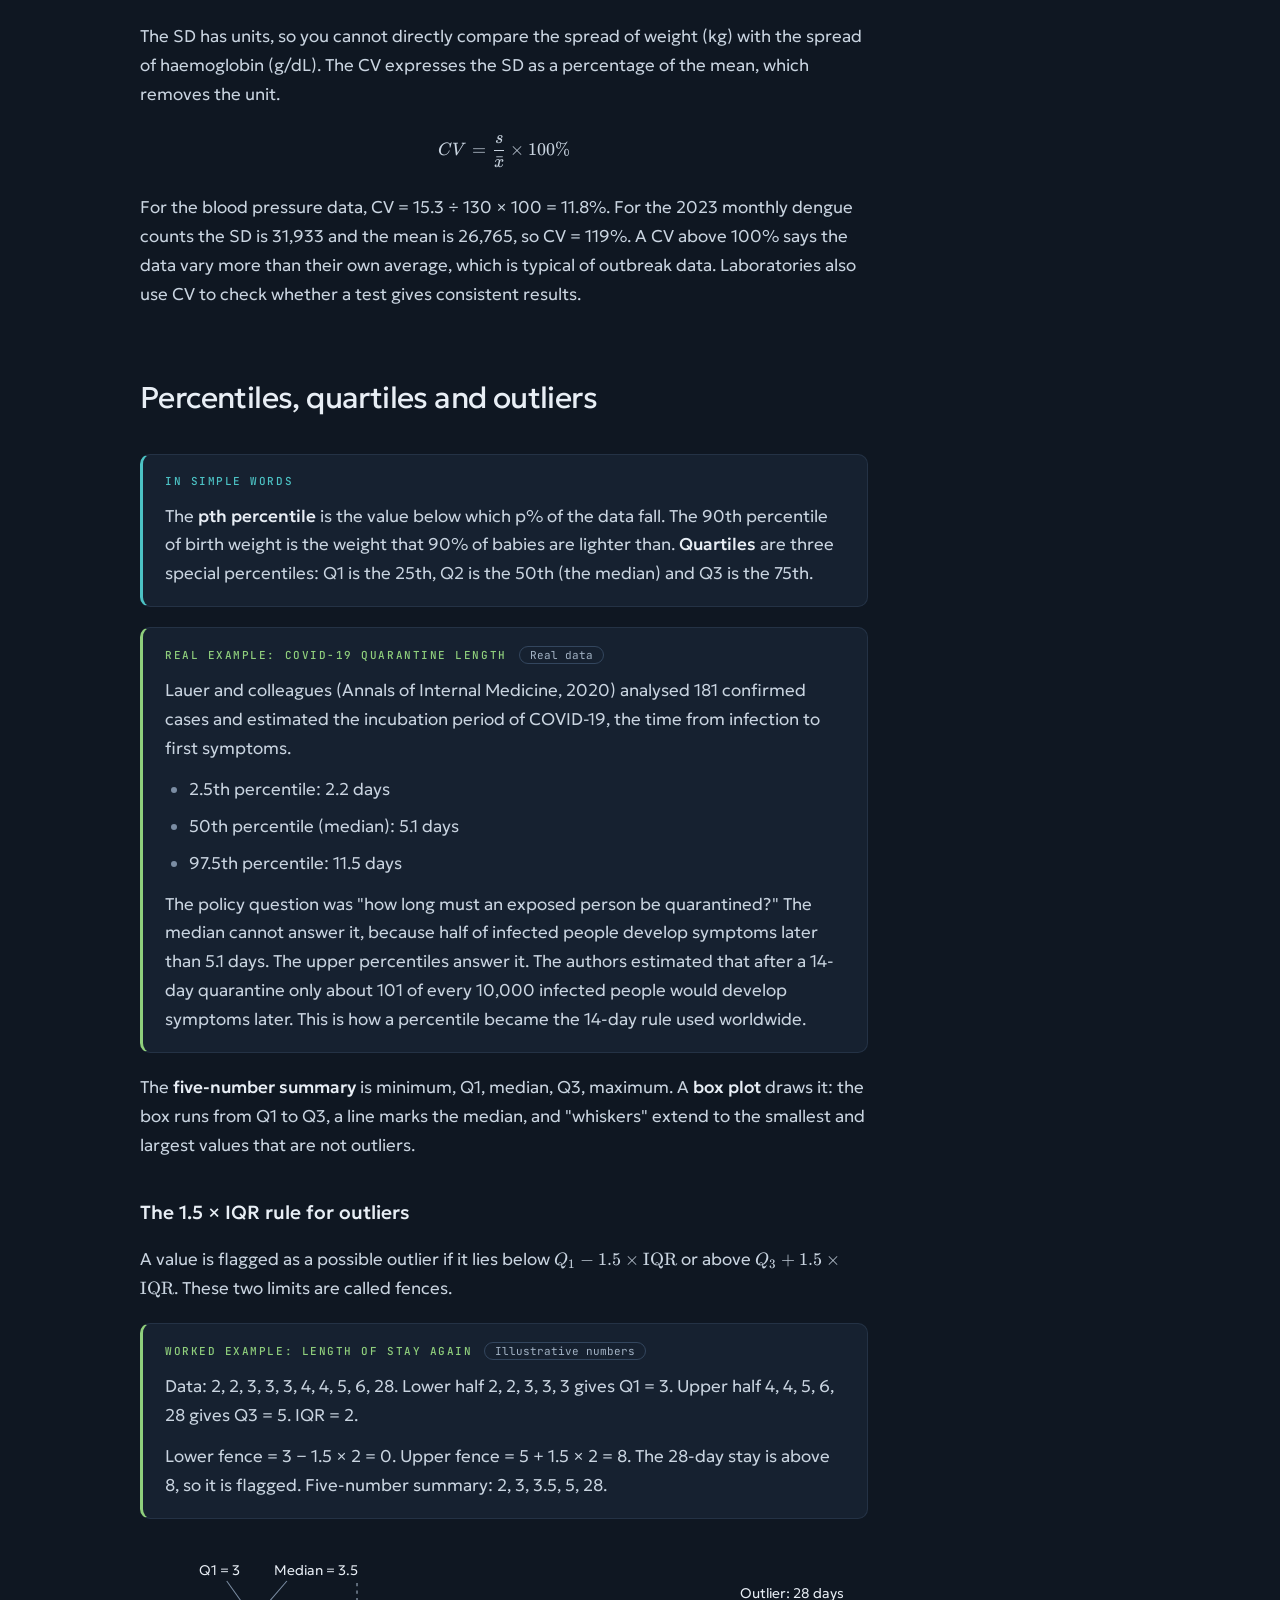
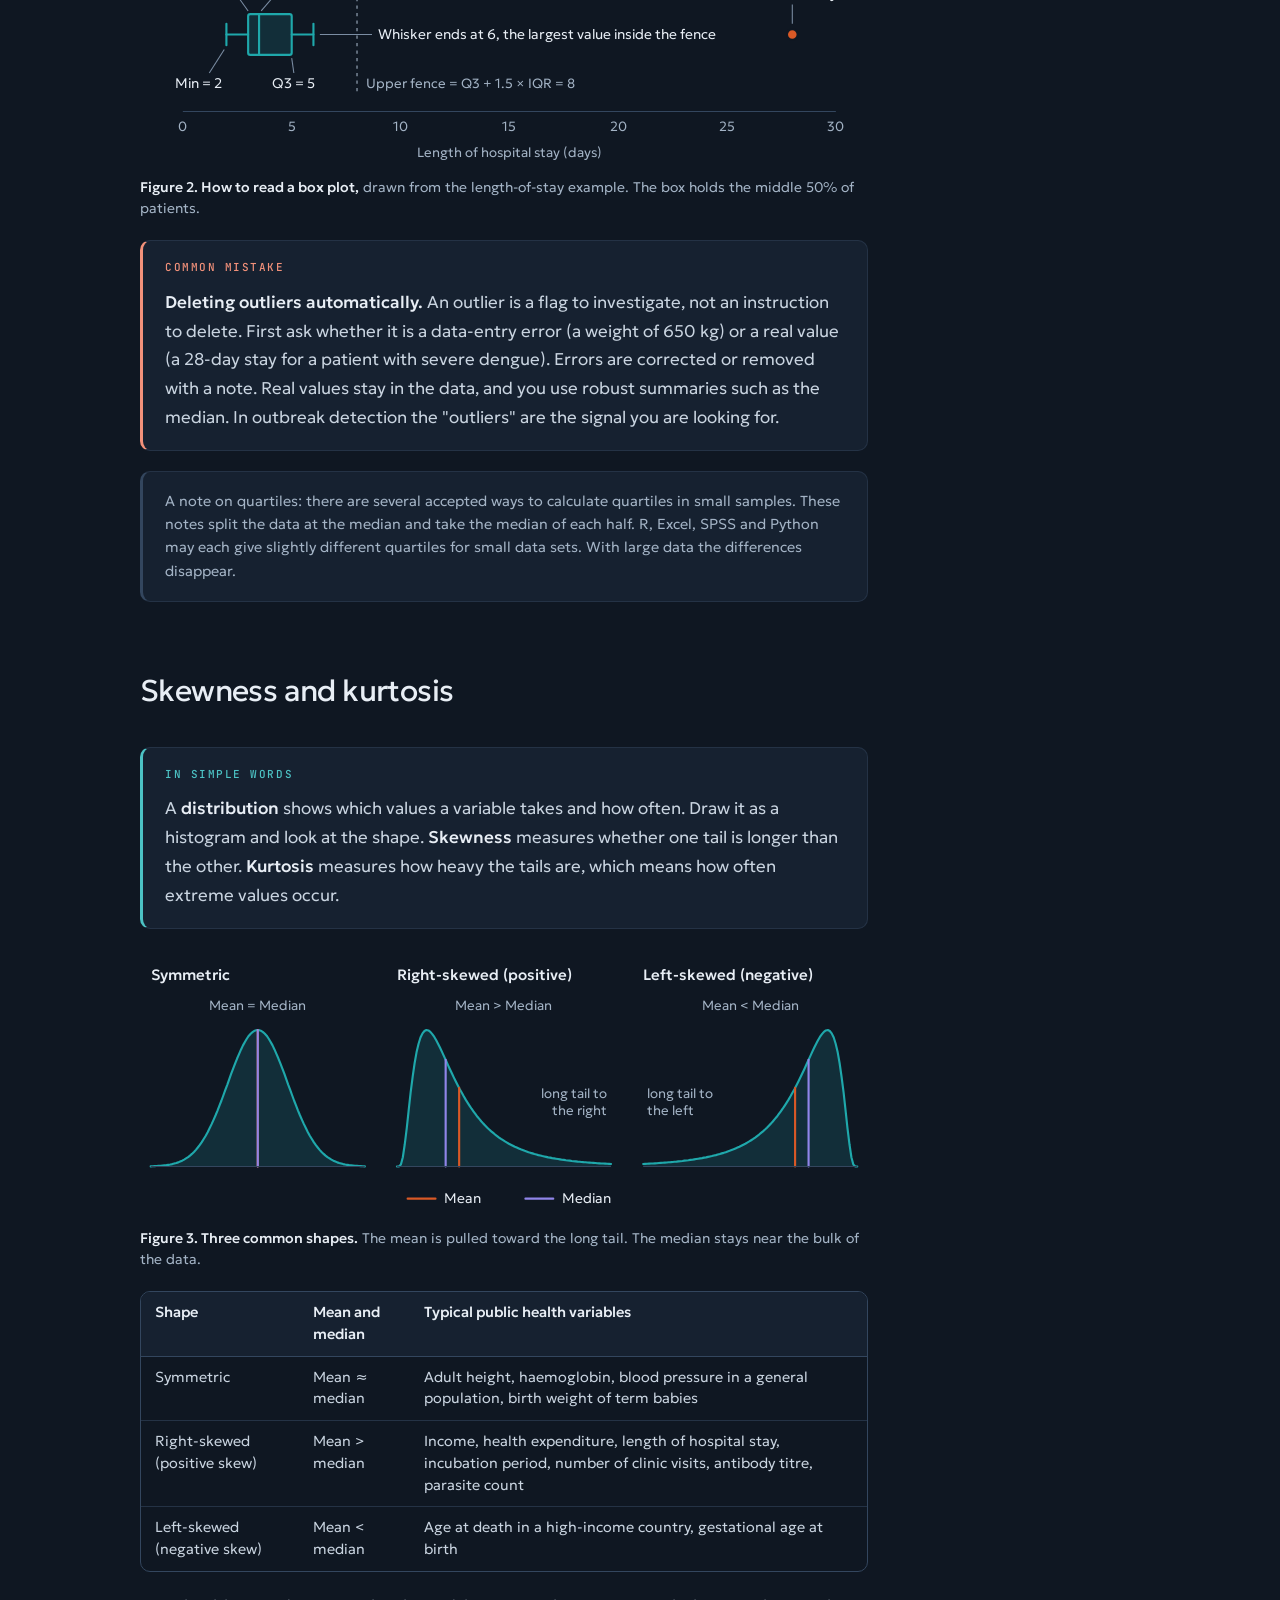
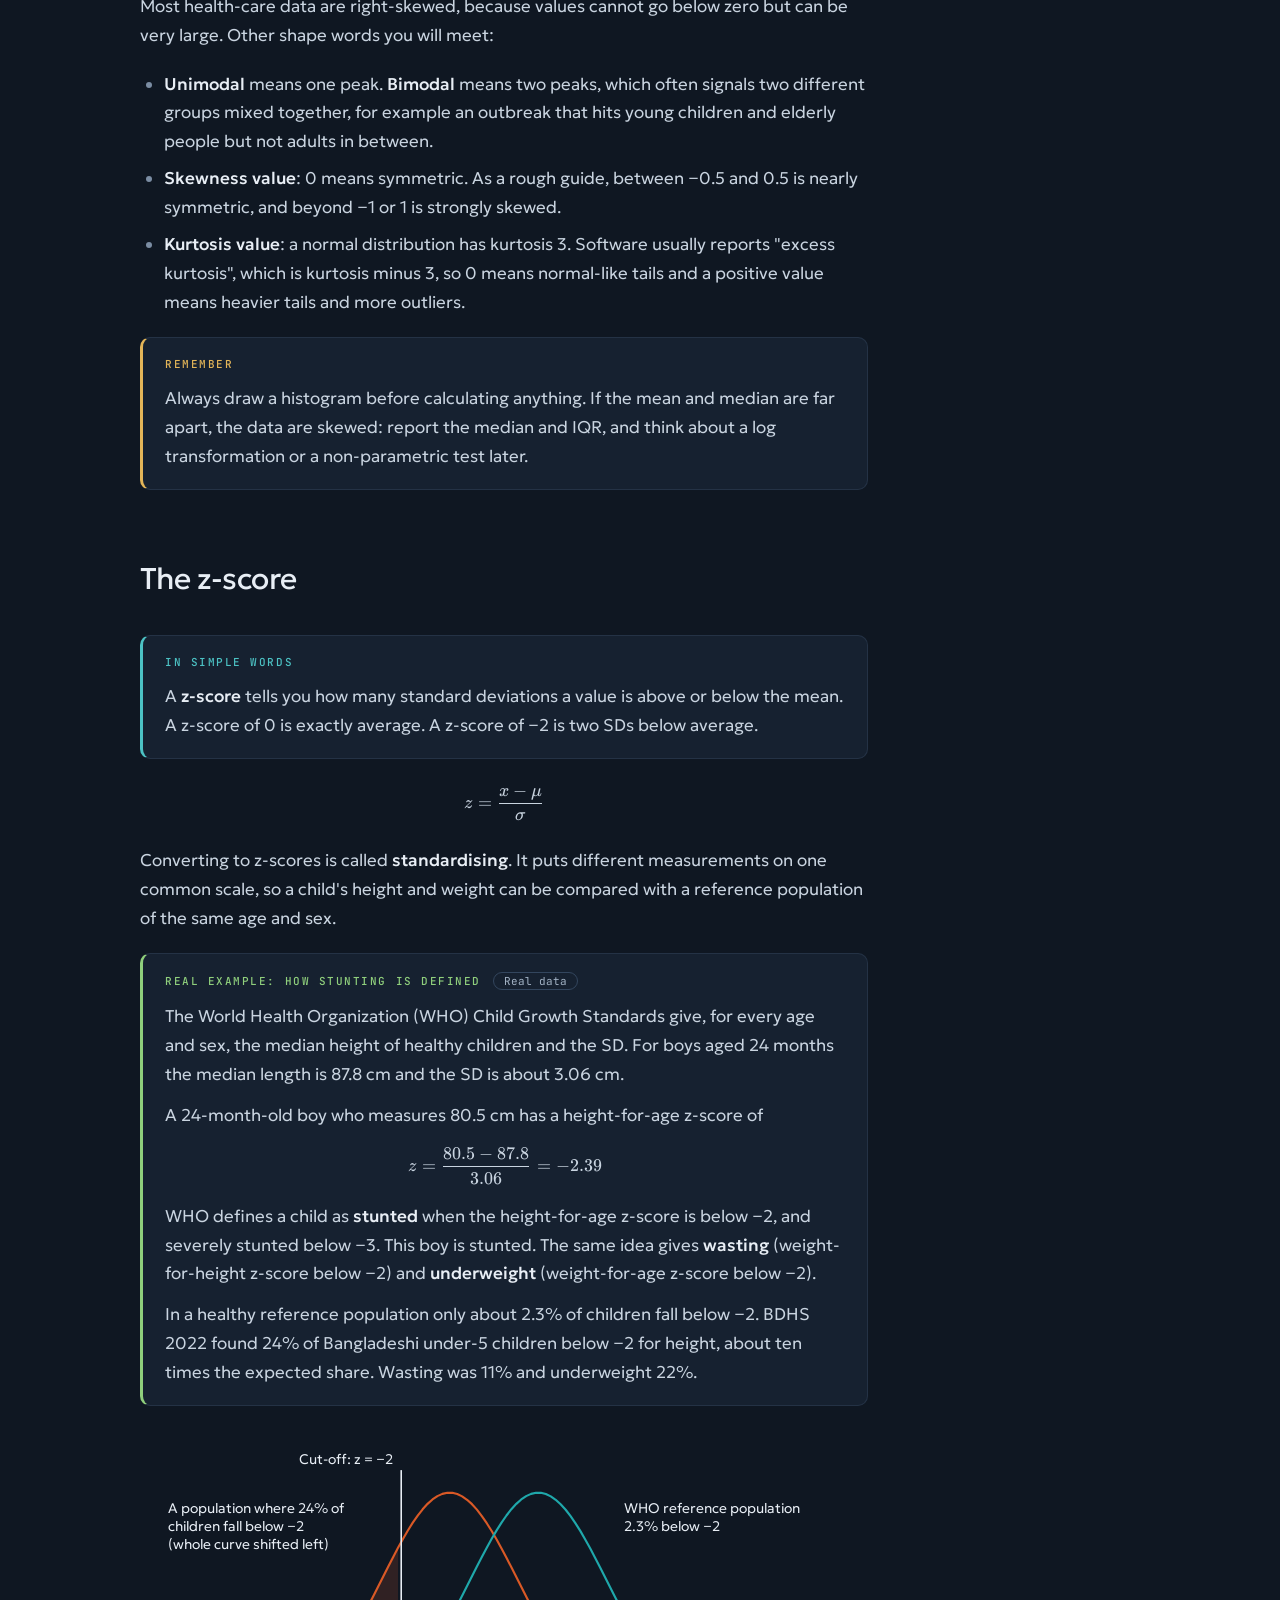
<file: blog/descriptive-statistics.html>
<!doctype html>
<html lang="en">
<head>
<meta charset="utf-8">
<meta name="viewport" content="width=device-width, initial-scale=1">
<title>Descriptive statistics for public health | Md. Ashiqur Rahman Khan</title>
<meta name="description" content="How to summarise health data in a few correct numbers: counts and rates, mean and median, spread, percentiles, z-scores, correlation and Table 1, with worked public health examples.">
<meta name="author" content="Md. Ashiqur Rahman Khan">
<meta name="theme-color" content="#0f1722">
<link rel="canonical" href="https://ashiq-r-khan.github.io/blog/descriptive-statistics.html">
<meta property="og:title" content="Descriptive statistics for public health">
<meta property="og:description" content="How to summarise health data in a few correct numbers: counts and rates, mean and median, spread, percentiles, z-scores, correlation and Table 1, with worked public health examples.">
<meta property="og:type" content="article">
<meta property="og:url" content="https://ashiq-r-khan.github.io/blog/descriptive-statistics.html">
<meta property="og:image" content="https://ashiq-r-khan.github.io/assets/blog/descriptive-statistics.jpg">
<meta property="og:image:width" content="1200">
<meta property="og:image:height" content="630">
<meta property="article:published_time" content="2026-10-07">
<meta name="twitter:card" content="summary_large_image">
<link rel="icon" href="../assets/favicon.svg" type="image/svg+xml">
<link rel="stylesheet" href="../assets/katex/katex.min.css">
<link rel="stylesheet" href="../css/style.css?v=20261008a">
</head>
<body>
<svg width="0" height="0" style="position:absolute" aria-hidden="true">
  <defs>
    <symbol id="i-menu" viewBox="0 0 24 24"><path d="M4 6h16M4 12h16M4 18h16"/></symbol>
    <symbol id="i-back" viewBox="0 0 24 24"><path d="m15 18-6-6 6-6"/></symbol>
    <symbol id="i-next" viewBox="0 0 24 24"><path d="m9 18 6-6-6-6"/></symbol>
    <symbol id="i-file" viewBox="0 0 24 24"><path d="M15 2H6a2 2 0 0 0-2 2v16a2 2 0 0 0 2 2h12a2 2 0 0 0 2-2V7z"/><path d="M14 2v4a2 2 0 0 0 2 2h4"/><path d="M10 13h4M10 17h4"/></symbol>
  </defs>
</svg>
<a class="skip" href="#post">Skip to the post</a>
<header class="nav">
  <div class="wrap nav__row">
    <a class="nav__brand" href="../index.html">ASHIQ.KHAN</a>
    <button class="nav__toggle" aria-label="Open menu" aria-expanded="false" aria-controls="nav-links"><svg class="icon"><use href="#i-menu"/></svg></button>
    <nav id="nav-links" aria-label="Sections">
      <a href="../index.html">Home</a>
      <a href="../index.html#about">About</a>
      <a href="../index.html#skills">Skills</a>
      <a href="../index.html#projects">Projects</a>
      <a href="../index.html#services">What I Can Do</a>
      <a href="../index.html#certifications">Certifications</a>
      <a href="index.html" aria-current="true">Blog</a>
      <a href="../index.html#contact">Contact</a>
    </nav>
  </div>
</header>
<main class="wrap art" data-slug="descriptive-statistics">
  <a class="pp__back" href="index.html"><svg class="icon"><use href="#i-back"/></svg>All posts</a>
  <header class="art__head">
    <p class="hero__role">Statistics for Public Health · Part 1 of 3</p>
    <h1>Descriptive statistics for public health</h1>
    <p class="pp__intro">How to summarise health data in a few numbers that are correct. Counts and rates, mean and median, spread, percentiles, z-scores, correlation, and the Table 1 that opens almost every paper.</p>
    <p class="art__meta"><time datetime="2026-10-07">7 October 2026</time> · 26 min read</p>
  </header>
  <div class="art__grid">
    <details class="toc" open><summary>On this page</summary><nav id="toc" aria-label="On this page"></nav></details>
    <article id="post" class="body">
<p>These are my study notes on the statistics a public health data analyst uses every day. They come in three parts: descriptive statistics (this post), <a href="probability-and-distributions.html">probability and distributions</a> and <a href="inferential-statistics.html">inferential statistics</a>.</p>
<p>Every idea follows the same order: a definition in simple words, the formula, a worked example with the steps shown, and what it means for a public health decision. There is no code. Every calculation can be followed with a basic calculator.</p>
<p>Descriptive statistics turns raw records into a small number of summaries that a person can read and act on. It makes no claim beyond the data in front of you. Every report, dashboard and research paper in public health starts here.</p>
<h2 id="how-to-read">How to read these notes</h2>
<p>Each example carries one of two labels.</p>
<div class="table-wrap t-mid"><table>
<thead>
<tr>
<th>Label</th>
<th>Meaning</th>
</tr>
</thead>
<tbody>
<tr>
<td>Real data</td>
<td>The numbers come from a published source, listed under <a href="#sources">Sources</a> at the end. Examples: the 2023 dengue outbreak in Bangladesh, the Bangladesh Demographic and Health Survey 2022, the 1954 Salk polio vaccine trial.</td>
</tr>
<tr>
<td>Illustrative numbers</td>
<td>A realistic public health situation with made-up numbers chosen so the arithmetic is easy to follow. Do not quote these as facts.</td>
</tr>
</tbody>
</table></div>
<p>Four kinds of box appear throughout. <strong>In simple words</strong> is the plain definition, so read it first. <strong>Example</strong> is a worked calculation or a real case. <strong>Common mistake</strong> is an error seen often in theses and reports. <strong>Remember</strong> is the one line to keep.</p>
<h3>Symbols you will see</h3>
<p>Statistics uses Greek letters for the population (the truth we cannot see) and Latin letters for the sample (the data we have).</p>
<div class="table-wrap t-wide"><table>
<thead>
<tr>
<th>Quantity</th>
<th>Population (parameter)</th>
<th>Sample (statistic)</th>
<th>How to read it</th>
</tr>
</thead>
<tbody>
<tr>
<td>Size</td>
<td>\(N\)</td>
<td>\(n\)</td>
<td>Number of people or units</td>
</tr>
<tr>
<td>Mean</td>
<td>\(\mu\) (mu)</td>
<td>\(\bar{x}\) (x-bar)</td>
<td>The average</td>
</tr>
<tr>
<td>Standard deviation</td>
<td>\(\sigma\) (sigma)</td>
<td>\(s\)</td>
<td>Typical distance from the mean</td>
</tr>
<tr>
<td>Variance</td>
<td>\(\sigma^2\)</td>
<td>\(s^2\)</td>
<td>Standard deviation squared</td>
</tr>
<tr>
<td>Proportion</td>
<td>\(p\) or \(\pi\)</td>
<td>\(\hat{p}\) (p-hat)</td>
<td>Share of people with the characteristic</td>
</tr>
<tr>
<td>Correlation</td>
<td>\(\rho\) (rho)</td>
<td>\(r\)</td>
<td>Strength of a straight-line relationship</td>
</tr>
</tbody>
</table></div>
<p>Two more symbols come up often. \(\sum\) (capital sigma) means "add up all the values". \(\alpha\) (alpha) and \(\beta\) (beta) are error rates: the chance of a false alarm and the chance of a missed effect.</p>
<h2 id="what">What descriptive statistics is</h2>
<div class="box box--simple">
<p class="box__label">In simple words</p>
<p>Descriptive statistics means describing the data you have: how many, how much, how spread out, and what shape. It answers "what happened?" It does not answer "why?" or "will it happen again?"</p>
</div>
<p>A surveillance officer who receives 321,179 dengue records cannot read them one by one. Descriptive statistics lets the officer say: how many cases, in which months, in which age groups, in which districts, and how many died. In epidemiology this is called describing disease by <strong>person, place and time</strong>.</p>
<div class="table-wrap t-wide"><table>
<thead>
<tr>
<th>Question</th>
<th>What you summarise</th>
<th>Public health example</th>
</tr>
</thead>
<tbody>
<tr>
<td>Person</td>
<td>Age, sex, occupation, education, wealth</td>
<td>Which age group has the most dengue deaths?</td>
</tr>
<tr>
<td>Place</td>
<td>Division, district, urban or rural, ward</td>
<td>Is stunting higher in Sylhet than in Khulna?</td>
</tr>
<tr>
<td>Time</td>
<td>Day, week, month, year, season</td>
<td>In which month do cases peak?</td>
</tr>
</tbody>
</table></div>
<h2 id="population-sample">Population, sample, parameter and statistic</h2>
<div class="box box--simple">
<p class="box__label">In simple words</p>
<ul>
<li><strong>Population</strong>: everyone you want to know about. Example: all children under 5 in Bangladesh.</li>
<li><strong>Sample</strong>: the part of the population you actually measured. Example: the children measured in a survey.</li>
<li><strong>Parameter</strong>: a true number about the population. It is usually unknown. Example: the true percentage of all under-5 children who are stunted.</li>
<li><strong>Statistic</strong>: a number calculated from the sample. Example: 24% stunted among the children measured.</li>
</ul>
</div>
<div class="box box--example">
<p class="box__label">Real example <span class="box__tag">Real data</span></p>
<p>The Bangladesh Demographic and Health Survey (BDHS) 2022 interviewed 30,018 households and 30,078 women aged 15 to 49. Nobody measured every child in the country. The published figure, 24% of under-5 children stunted, is a statistic from the sample that is used to estimate the parameter for the whole country. <a href="inferential-statistics.html">Part 3</a> explains how far a statistic can be trusted.</p>
</div>
<h2 id="variables">Types of variables</h2>
<p>A variable is anything that differs from one person to the next: age, sex, blood pressure, vaccination status. The type of variable decides which summary, which chart and which statistical test you are allowed to use, so identify the type before anything else.</p>
<div class="table-wrap t-wide"><table>
<thead>
<tr>
<th>Type</th>
<th>Meaning in simple words</th>
<th>Public health examples</th>
<th>Correct summary</th>
</tr>
</thead>
<tbody>
<tr>
<td><strong>Nominal</strong> (categorical)</td>
<td>Named groups with no order</td>
<td>Sex, blood group, division, cause of death</td>
<td>Count and percentage, mode</td>
</tr>
<tr>
<td><strong>Binary</strong> (a nominal variable with two groups)</td>
<td>Yes or no</td>
<td>Vaccinated or not, died or survived, test positive or negative</td>
<td>Count and percentage</td>
</tr>
<tr>
<td><strong>Ordinal</strong> (categorical)</td>
<td>Groups with a natural order, but the gaps between groups are not equal</td>
<td>Education level, wealth quintile, pain score, cancer stage</td>
<td>Count and percentage, median</td>
</tr>
<tr>
<td><strong>Discrete</strong> (numerical)</td>
<td>Whole-number counts</td>
<td>Number of children, number of clinic visits, number of cases per week</td>
<td>Mean or median, with a spread; or rate</td>
</tr>
<tr>
<td><strong>Continuous</strong> (numerical)</td>
<td>Measured on a scale; any value is possible</td>
<td>Weight, height, haemoglobin, blood pressure, age</td>
<td>Mean and SD, or median and IQR</td>
</tr>
</tbody>
</table></div>
<p>Two more labels are used in every analysis:</p>
<ul>
<li><strong>Outcome</strong> (dependent variable): the result you care about, such as having diabetes.</li>
<li><strong>Exposure</strong> or <strong>predictor</strong> (independent variable): the thing that may influence the outcome, such as BMI or smoking.</li>
</ul>
<div class="box box--mistake">
<p class="box__label">Common mistake</p>
<p><strong>Codes are not numbers.</strong> If sex is stored as 1 = male and 2 = female, a "mean sex of 1.48" has no meaning. The same applies to division codes and to ordinal scales such as education level (1 to 5). A second mistake is cutting a continuous variable into groups too early, for example turning age into "young" and "old". Grouping throws away information. Keep the original values and group only for presentation.</p>
</div>
<h2 id="rates">Counts, proportions, ratios and rates</h2>
<p>For a categorical variable the basic summary is a <strong>frequency table</strong>: each category, how many people fall in it, and what percentage that is. Public health then builds four kinds of number from counts. They are often confused, even in published reports.</p>
<div class="table-wrap t-wide"><table>
<thead>
<tr>
<th>Measure</th>
<th>Meaning in simple words</th>
<th>Formula</th>
<th>Example</th>
</tr>
</thead>
<tbody>
<tr>
<td><strong>Proportion</strong></td>
<td>A part divided by the whole. The top number is included in the bottom number. Always between 0 and 1.</td>
<td>\(\dfrac{a}{a+b}\)</td>
<td>Stunted children ÷ all children measured = 0.24</td>
</tr>
<tr>
<td><strong>Percentage</strong></td>
<td>A proportion multiplied by 100.</td>
<td>\(\dfrac{a}{a+b}\times 100\)</td>
<td>24% of under-5 children stunted (BDHS 2022)</td>
</tr>
<tr>
<td><strong>Ratio</strong></td>
<td>One number divided by a different number. The top is not part of the bottom.</td>
<td>\(\dfrac{a}{b}\)</td>
<td>Stunted to not stunted = 24 : 76, about 1 to 3.2</td>
</tr>
<tr>
<td><strong>Rate</strong></td>
<td>How fast events happen: events divided by the population at risk over a period of time.</td>
<td>\(\dfrac{\text{events}}{\text{population}\times\text{time}}\times k\)</td>
<td>Dengue cases per 100,000 people per year</td>
</tr>
</tbody>
</table></div>
<p>The multiplier \(k\) (100, 1,000 or 100,000) only makes small numbers readable. Use 100 for common events, 1,000 for births and deaths, and 100,000 for rarer diseases.</p>
<div class="box box--example">
<p class="box__label">Real example: dengue in Bangladesh, 2023 <span class="box__tag">Real data</span></p>
<p>The Directorate General of Health Services (DGHS) recorded 321,179 hospitalised dengue cases and 1,705 deaths in 2023, the largest outbreak in the country's history.</p>
<ul>
<li><strong>Proportion (case fatality)</strong>: 1,705 ÷ 321,179 = 0.0053, or <strong>0.53%</strong>. Out of every 1,000 hospitalised patients, about 5 died. This is called the case fatality "rate" by habit, but it is a proportion, because the deaths are part of the cases.</li>
<li><strong>Rate (incidence)</strong>: with a population of about 170 million (2022 census), 321,179 ÷ 170,000,000 × 100,000 ≈ <strong>189 hospitalised cases per 100,000 people in the year</strong>.</li>
<li><strong>Percentage (seasonality)</strong>: 303,913 of the cases were recorded from July to November, which is <strong>94.6%</strong> of the year's total in five months.</li>
</ul>
<p>These three numbers already tell a health manager what to prepare (beds for a July to November surge) and how deadly the disease was among those admitted.</p>
</div>
<div class="box box--mistake">
<p class="box__label">Common mistake</p>
<p><strong>Comparing raw counts between places of different size.</strong> Dhaka will almost always have more cases than a small district simply because more people live there. Compare rates per population, not counts. Also state the denominator clearly: the 0.53% above is deaths among <em>hospitalised</em> cases. Mild cases that never reached a hospital are not counted, so the true fatality among all infections is lower.</p>
</div>
<div class="box box--own">
<p class="box__label">From my own work</p>
<p>I ran into this in my <a href="../project.html?p=dengue">dengue forecasting project</a>. In 2023 Dhaka division had 53.5% of all dengue hospital admissions in the country. Per 100,000 people it is Barishal that is hit hardest. It had the highest admission rate in three of the four years.</p>
</div>
<p>Some named public health indicators that follow these definitions:</p>
<div class="table-wrap t-wide"><table>
<thead>
<tr>
<th>Indicator</th>
<th>How it is calculated</th>
<th>Real value</th>
</tr>
</thead>
<tbody>
<tr>
<td>Under-5 mortality rate</td>
<td>Deaths before age 5 per 1,000 live births</td>
<td>31 per 1,000 (BDHS 2022)</td>
</tr>
<tr>
<td>Prevalence of stunting</td>
<td>Stunted children ÷ children measured × 100</td>
<td>24% (BDHS 2022)</td>
</tr>
<tr>
<td>Caesarean section rate</td>
<td>C-section births ÷ all births × 100</td>
<td>45% (BDHS 2022)</td>
</tr>
<tr>
<td>Case fatality</td>
<td>Deaths from a disease ÷ cases of that disease × 100</td>
<td>0.53% (dengue 2023, hospitalised)</td>
</tr>
</tbody>
</table></div>
<h2 id="centre">Mean, median and mode</h2>
<p>A measure of centre gives one "typical" value for a numerical variable.</p>
<div class="box box--simple">
<p class="box__label">In simple words</p>
<ul>
<li><strong>Mean</strong>: add all the values and divide by how many there are. It is the balance point of the data.</li>
<li><strong>Median</strong>: put the values in order and take the middle one. Half the values are below it and half are above. With an even number of values, average the two middle ones.</li>
<li><strong>Mode</strong>: the value that appears most often. It is the only measure of centre that works for nominal data.</li>
</ul>
</div>
<p>\[\bar{x}=\frac{\sum x_i}{n}=\frac{x_1+x_2+\cdots+x_n}{n}\]</p>
<div class="box box--example">
<p class="box__label">Worked example: length of hospital stay <span class="box__tag">Illustrative numbers</span></p>
<p>Ten dengue patients stayed in hospital for these numbers of days: 2, 2, 3, 3, 3, 4, 4, 5, 6, 28.</p>
<ul>
<li><strong>Mean</strong> = (2 + 2 + 3 + 3 + 3 + 4 + 4 + 5 + 6 + 28) ÷ 10 = 60 ÷ 10 = <strong>6.0 days</strong></li>
<li><strong>Median</strong> = average of the 5th and 6th values = (3 + 4) ÷ 2 = <strong>3.5 days</strong></li>
<li><strong>Mode</strong> = <strong>3 days</strong> (appears three times)</li>
</ul>
<p>Nine of the ten patients stayed 6 days or fewer, yet the mean is 6.0. One patient with a 28-day stay pulled the mean upward. The median, 3.5 days, describes the typical patient better. A hospital planning beds needs both: the median for the typical patient and the mean for total bed-days (mean × number of patients).</p>
</div>
<h3>Which one should you report?</h3>
<div class="table-wrap t-wide"><table>
<thead>
<tr>
<th>Situation</th>
<th>Report</th>
<th>Why</th>
</tr>
</thead>
<tbody>
<tr>
<td>Numerical data, roughly symmetric, no extreme values</td>
<td>Mean (with SD)</td>
<td>Uses every value and works with most statistical tests</td>
</tr>
<tr>
<td>Numerical data that is skewed or has outliers: income, length of stay, cost, incubation period, viral load</td>
<td>Median (with IQR)</td>
<td>Not pulled by extreme values</td>
</tr>
<tr>
<td>Ordinal data: pain score, satisfaction, wealth quintile</td>
<td>Median</td>
<td>The gaps between categories are not equal, so a mean is not meaningful</td>
</tr>
<tr>
<td>Nominal data: blood group, cause of death</td>
<td>Mode, or the full percentage table</td>
<td>Categories cannot be ordered or added</td>
</tr>
</tbody>
</table></div>
<figure class="fig" id="fig-1">
<div class="fig__scroll"><svg viewBox="0 0 680 316" role="img" aria-label="Bar chart of monthly hospitalised dengue cases in Bangladesh in 2023 with the mean and median marked"><text x="66" y="288" text-anchor="end">0</text><line class="grid" x1="74" x2="664" y1="221.5" y2="221.5"/><text x="66" y="225.5" text-anchor="end">20,000</text><line class="grid" x1="74" x2="664" y1="159" y2="159"/><text x="66" y="163" text-anchor="end">40,000</text><line class="grid" x1="74" x2="664" y1="96.5" y2="96.5"/><text x="66" y="100.5" text-anchor="end">60,000</text><line class="grid" x1="74" x2="664" y1="34" y2="34"/><text x="66" y="38" text-anchor="end">80,000</text><line class="axis" x1="74" x2="664" y1="284" y2="284"/><path class="s1" d="M91 284 V284 Q91 282.2 92.8 282.2 H113.2 Q115 282.2 115 284 V284 Z"><title>Jan 2023: 566 cases</title></path><path class="s1" d="M139.4 284 V284 Q139.4 283.5 139.9 283.5 H162.9 Q163.4 283.5 163.4 284 V284 Z"><title>Feb 2023: 166 cases</title></path><path class="s1" d="M236.1 284 V284 Q236.1 283.6 236.5 283.6 H259.7 Q260.1 283.6 260.1 284 V284 Z"><title>Apr 2023: 143 cases</title></path><path class="s1" d="M284.5 284 V284 Q284.5 280.8 287.7 280.8 H305.2 Q308.5 280.8 308.5 284 V284 Z"><title>May 2023: 1,036 cases</title></path><path class="s1" d="M332.8 284 V269.4 Q332.8 265.4 336.8 265.4 H352.8 Q356.8 265.4 356.8 269.4 V284 Z"><title>Jun 2023: 5,956 cases</title></path><path class="s1" d="M381.2 284 V151 Q381.2 147 385.2 147 H401.2 Q405.2 147 405.2 151 V284 Z"><title>Jul 2023: 43,854 cases</title></path><text x="393.2" y="139" class="ann" text-anchor="middle">43,854</text><path class="s1" d="M429.5 284 V63.1 Q429.5 59.1 433.5 59.1 H449.5 Q453.5 59.1 453.5 63.1 V284 Z"><title>Aug 2023: 71,976 cases</title></path><text x="441.5" y="51.1" class="ann" text-anchor="middle">71,976</text><path class="s1" d="M477.9 284 V39.3 Q477.9 35.3 481.9 35.3 H497.9 Q501.9 35.3 501.9 39.3 V284 Z"><title>Sep 2023: 79,598 cases</title></path><text x="489.9" y="27.3" class="ann" text-anchor="middle">79,598</text><path class="s1" d="M526.3 284 V76.2 Q526.3 72.2 530.3 72.2 H546.3 Q550.3 72.2 550.3 76.2 V284 Z"><title>Oct 2023: 67,769 cases</title></path><text x="538.3" y="64.2" class="ann" text-anchor="middle">67,769</text><path class="s1" d="M574.6 284 V160.8 Q574.6 156.8 578.6 156.8 H594.6 Q598.6 156.8 598.6 160.8 V284 Z"><title>Nov 2023: 40,716 cases</title></path><text x="586.6" y="148.8" class="ann" text-anchor="middle">40,716</text><path class="s1" d="M623 284 V259 Q623 255 627 255 H643 Q647 255 647 259 V284 Z"><title>Dec 2023: 9,288 cases</title></path><text x="103" y="302" text-anchor="middle">Jan</text><text x="151.4" y="302" text-anchor="middle">Feb</text><text x="199.7" y="302" text-anchor="middle">Mar</text><text x="248.1" y="302" text-anchor="middle">Apr</text><text x="296.5" y="302" text-anchor="middle">May</text><text x="344.8" y="302" text-anchor="middle">Jun</text><text x="393.2" y="302" text-anchor="middle">Jul</text><text x="441.5" y="302" text-anchor="middle">Aug</text><text x="489.9" y="302" text-anchor="middle">Sep</text><text x="538.3" y="302" text-anchor="middle">Oct</text><text x="586.6" y="302" text-anchor="middle">Nov</text><text x="635" y="302" text-anchor="middle">Dec</text><line class="l2" x1="74" y1="200.4" x2="664" y2="200.4"/><text x="80" y="193.4" class="ann">Mean 26,765</text><line class="l3" x1="74" y1="260.2" x2="664" y2="260.2"/><text x="80" y="253.2" class="ann">Median 7,622</text><text transform="translate(16 159) rotate(-90)" text-anchor="middle">Hospitalised dengue cases</text></svg></div>
<figcaption><strong>Figure 1. Monthly hospitalised dengue cases, Bangladesh, 2023 (real data, DGHS).</strong> The mean of the 12 months is 26,765 cases, but the median is only 7,622. Seven months lie below the mean. For data shaped like this, the mean describes almost no actual month. This bar chart of cases over time is called an epidemic curve.</figcaption>
</figure>
<h3>Two special means used in public health</h3>
<p><strong>Weighted mean.</strong> When groups have different sizes, each group's value must count in proportion to its size.</p>
<p>\[\bar{x}_w=\frac{\sum w_i x_i}{\sum w_i}\]</p>
<div class="box box--example">
<p class="box__label">Worked example: vaccination coverage <span class="box__tag">Illustrative numbers</span></p>
<p>Three upazilas report measles vaccination coverage of 90%, 80% and 60%. Their child populations are 10,000, 30,000 and 60,000.</p>
<ul>
<li>Simple mean = (90 + 80 + 60) ÷ 3 = 76.7%. This is wrong for the district as a whole.</li>
<li>Weighted mean = (0.90 × 10,000 + 0.80 × 30,000 + 0.60 × 60,000) ÷ 100,000 = 69,000 ÷ 100,000 = <strong>69%</strong>.</li>
</ul>
<p>The largest upazila has the lowest coverage, so the true district coverage is well below the simple average. National survey estimates such as BDHS are weighted means for the same reason.</p>
</div>
<p><strong>Geometric mean.</strong> Used when values multiply instead of add, or when they span several powers of ten: antibody titres, bacterial counts, viral load. Take the logarithm of each value, find the ordinary mean of the logs, then convert back.</p>
<p>\[GM=\sqrt[n]{x_1\times x_2\times\cdots\times x_n}=10^{\,\text{mean of }\log_{10}(x_i)}\]</p>
<div class="box box--example">
<p class="box__label">Worked example: antibody titres <span class="box__tag">Illustrative numbers</span></p>
<p>Five vaccinated people have antibody titres of 10, 20, 40, 80 and 640. The logs (base 10) are 1.000, 1.301, 1.602, 1.903 and 2.806. Their mean is 1.722, and \(10^{1.722}\) = <strong>52.8</strong>. The ordinary mean is 158, which is higher than four of the five values. The geometric mean titre (GMT) of 52.8 is the standard summary in vaccine studies.</p>
</div>
<h2 id="spread">Range, variance, standard deviation and IQR</h2>
<p>Two districts can have the same mean blood pressure while one has everybody near the mean and the other has many very low and very high values. A measure of centre alone hides this. Always report a measure of spread with it.</p>
<div class="box box--simple">
<p class="box__label">In simple words</p>
<ul>
<li><strong>Range</strong>: largest value minus smallest value.</li>
<li><strong>Variance</strong>: the average of the squared distances from the mean.</li>
<li><strong>Standard deviation (SD)</strong>: the square root of the variance. It is the typical distance of a value from the mean, in the same unit as the data.</li>
<li><strong>Interquartile range (IQR)</strong>: the width of the middle 50% of the data, from the 25th percentile (Q1) to the 75th percentile (Q3).</li>
</ul>
</div>
<p>\[s^2=\frac{\sum(x_i-\bar{x})^2}{n-1}\qquad s=\sqrt{s^2}\qquad \text{IQR}=Q_3-Q_1\]</p>
<div class="box box--example">
<p class="box__label">Worked example: systolic blood pressure <span class="box__tag">Illustrative numbers</span></p>
<p>Eight adults at a community clinic have systolic blood pressure (mmHg) of 110, 118, 122, 126, 130, 134, 140 and 160. The mean is 1,040 ÷ 8 = 130.</p>
<div class="table-wrap t-dense"><table>
<thead>
<tr>
<th>Value \(x\)</th>
<th class="right">110</th>
<th class="right">118</th>
<th class="right">122</th>
<th class="right">126</th>
<th class="right">130</th>
<th class="right">134</th>
<th class="right">140</th>
<th class="right">160</th>
<th class="right">Total</th>
</tr>
</thead>
<tbody>
<tr>
<td>Distance from mean \(x-\bar{x}\)</td>
<td class="right">−20</td>
<td class="right">−12</td>
<td class="right">−8</td>
<td class="right">−4</td>
<td class="right">0</td>
<td class="right">4</td>
<td class="right">10</td>
<td class="right">30</td>
<td class="right">0</td>
</tr>
<tr>
<td>Squared \((x-\bar{x})^2\)</td>
<td class="right">400</td>
<td class="right">144</td>
<td class="right">64</td>
<td class="right">16</td>
<td class="right">0</td>
<td class="right">16</td>
<td class="right">100</td>
<td class="right">900</td>
<td class="right">1,640</td>
</tr>
</tbody>
</table></div>
<ul>
<li><strong>Range</strong> = 160 − 110 = 50 mmHg</li>
<li><strong>Variance</strong> = 1,640 ÷ (8 − 1) = 234.3 mmHg²</li>
<li><strong>SD</strong> = √234.3 = <strong>15.3 mmHg</strong></li>
<li><strong>Quartiles</strong>: the lower half is 110, 118, 122, 126, so Q1 = (118 + 122) ÷ 2 = 120. The upper half is 130, 134, 140, 160, so Q3 = (134 + 140) ÷ 2 = 137. <strong>IQR</strong> = 137 − 120 = <strong>17 mmHg</strong>.</li>
</ul>
<p>In a report: "Mean systolic blood pressure was 130 mmHg (SD 15.3)."</p>
</div>
<h3>Why divide by n − 1 and not n?</h3>
<p>The sample mean sits closer to the sample's own values than the true population mean does, so distances measured from it are a little too small. Dividing by \(n-1\) corrects this. The quantity \(n-1\) is called the <strong>degrees of freedom</strong>: once the mean is fixed, only \(n-1\) of the values are free to vary. For a full population (a census) you divide by \(N\).</p>
<h3>How outliers affect each measure</h3>
<p>Suppose the last patient's reading was 220 instead of 160.</p>
<div class="table-wrap"><table>
<thead>
<tr>
<th>Measure</th>
<th class="right">Original data (max 160)</th>
<th class="right">With outlier (max 220)</th>
<th>Affected?</th>
</tr>
</thead>
<tbody>
<tr>
<td>Mean</td>
<td class="right">130.0</td>
<td class="right">137.5</td>
<td>Yes</td>
</tr>
<tr>
<td>Standard deviation</td>
<td class="right">15.3</td>
<td class="right">34.6</td>
<td>Yes, strongly</td>
</tr>
<tr>
<td>Range</td>
<td class="right">50</td>
<td class="right">110</td>
<td>Yes, strongly</td>
</tr>
<tr>
<td>Median</td>
<td class="right">128</td>
<td class="right">128</td>
<td>No</td>
</tr>
<tr>
<td>IQR</td>
<td class="right">17</td>
<td class="right">17</td>
<td>No</td>
</tr>
</tbody>
</table></div>
<div class="box box--remember">
<p class="box__label">Remember</p>
<p><strong>Mean goes with SD. Median goes with IQR.</strong> The mean and SD are sensitive to extreme values. The median and IQR are <em>robust</em>, which means extreme values barely move them.</p>
</div>
<h3>Coefficient of variation (CV)</h3>
<p>The SD has units, so you cannot directly compare the spread of weight (kg) with the spread of haemoglobin (g/dL). The CV expresses the SD as a percentage of the mean, which removes the unit.</p>
<p>\[CV=\frac{s}{\bar{x}}\times 100\%\]</p>
<p>For the blood pressure data, CV = 15.3 ÷ 130 × 100 = 11.8%. For the 2023 monthly dengue counts the SD is 31,933 and the mean is 26,765, so CV = 119%. A CV above 100% says the data vary more than their own average, which is typical of outbreak data. Laboratories also use CV to check whether a test gives consistent results.</p>
<h2 id="percentiles">Percentiles, quartiles and outliers</h2>
<div class="box box--simple">
<p class="box__label">In simple words</p>
<p>The <strong>pth percentile</strong> is the value below which p% of the data fall. The 90th percentile of birth weight is the weight that 90% of babies are lighter than. <strong>Quartiles</strong> are three special percentiles: Q1 is the 25th, Q2 is the 50th (the median) and Q3 is the 75th.</p>
</div>
<div class="box box--example">
<p class="box__label">Real example: COVID-19 quarantine length <span class="box__tag">Real data</span></p>
<p>Lauer and colleagues (Annals of Internal Medicine, 2020) analysed 181 confirmed cases and estimated the incubation period of COVID-19, the time from infection to first symptoms.</p>
<ul>
<li>2.5th percentile: 2.2 days</li>
<li>50th percentile (median): 5.1 days</li>
<li>97.5th percentile: 11.5 days</li>
</ul>
<p>The policy question was "how long must an exposed person be quarantined?" The median cannot answer it, because half of infected people develop symptoms later than 5.1 days. The upper percentiles answer it. The authors estimated that after a 14-day quarantine only about 101 of every 10,000 infected people would develop symptoms later. This is how a percentile became the 14-day rule used worldwide.</p>
</div>
<p>The <strong>five-number summary</strong> is minimum, Q1, median, Q3, maximum. A <strong>box plot</strong> draws it: the box runs from Q1 to Q3, a line marks the median, and "whiskers" extend to the smallest and largest values that are not outliers.</p>
<h3>The 1.5 × IQR rule for outliers</h3>
<p>A value is flagged as a possible outlier if it lies below \(Q_1-1.5\times\text{IQR}\) or above \(Q_3+1.5\times\text{IQR}\). These two limits are called fences.</p>
<div class="box box--example">
<p class="box__label">Worked example: length of stay again <span class="box__tag">Illustrative numbers</span></p>
<p>Data: 2, 2, 3, 3, 3, 4, 4, 5, 6, 28. Lower half 2, 2, 3, 3, 3 gives Q1 = 3. Upper half 4, 4, 5, 6, 28 gives Q3 = 5. IQR = 2.</p>
<p>Lower fence = 3 − 1.5 × 2 = 0. Upper fence = 5 + 1.5 × 2 = 8. The 28-day stay is above 8, so it is flagged. Five-number summary: 2, 3, 3.5, 5, 28.</p>
</div>
<figure class="fig" id="fig-2">
<div class="fig__scroll"><svg viewBox="0 0 680 200" role="img" aria-label="Box plot of ten hospital stays showing the box, whiskers, upper fence and one outlier at 28 days"><line class="axis" x1="40" y1="150" x2="650" y2="150"/><text x="40" y="168" text-anchor="middle">0</text><text x="141.7" y="168" text-anchor="middle">5</text><text x="243.3" y="168" text-anchor="middle">10</text><text x="345" y="168" text-anchor="middle">15</text><text x="446.7" y="168" text-anchor="middle">20</text><text x="548.3" y="168" text-anchor="middle">25</text><text x="650" y="168" text-anchor="middle">30</text><text x="345" y="192" text-anchor="middle">Length of hospital stay (days)</text><line class="l1" x1="80.7" y1="78" x2="101" y2="78"/><line class="l1" x1="141.7" y1="78" x2="162" y2="78"/><line class="l1" x1="80.7" y1="68" x2="80.7" y2="88"/><line class="l1" x1="162" y1="68" x2="162" y2="88"/><rect class="boxr" x="101" y="59.0" width="40.7" height="38" rx="2"/><line class="l1" x1="111.2" y1="59" x2="111.2" y2="97"/><line class="thr" x1="202.7" y1="30" x2="202.7" y2="134"/><text x="210.7" y="128">Upper fence = Q3 + 1.5 × IQR = 8</text><circle class="s2 ring" cx="609.3" cy="78" r="5"><title>Outlier: 28 days</title></circle><text x="609.3" y="44" class="ann" text-anchor="middle">Outlier: 28 days</text><line class="lead" x1="609.3" y1="50" x2="609.3" y2="68"/><text x="93" y="22" class="ann" text-anchor="end">Q1 = 3</text><line class="lead" x1="81" y1="28" x2="101" y2="56"/><text x="125.2" y="22" class="ann">Median = 3.5</text><line class="lead" x1="137.2" y1="28" x2="113.2" y2="56"/><text x="76.7" y="128" class="ann" text-anchor="end">Min = 2</text><line class="lead" x1="64.7" y1="114" x2="78.7" y2="92"/><text x="143.7" y="128" class="ann" text-anchor="middle">Q3 = 5</text><line class="lead" x1="143.7" y1="114" x2="141.7" y2="100"/><line class="lead" x1="168" y1="78" x2="216.7" y2="78"/><text x="222.7" y="82" class="ann">Whisker ends at 6, the largest value inside the fence</text></svg></div>
<figcaption><strong>Figure 2. How to read a box plot,</strong> drawn from the length-of-stay example. The box holds the middle 50% of patients.</figcaption>
</figure>
<div class="box box--mistake">
<p class="box__label">Common mistake</p>
<p><strong>Deleting outliers automatically.</strong> An outlier is a flag to investigate, not an instruction to delete. First ask whether it is a data-entry error (a weight of 650 kg) or a real value (a 28-day stay for a patient with severe dengue). Errors are corrected or removed with a note. Real values stay in the data, and you use robust summaries such as the median. In outbreak detection the "outliers" are the signal you are looking for.</p>
</div>
<div class="box box--note">
<p>A note on quartiles: there are several accepted ways to calculate quartiles in small samples. These notes split the data at the median and take the median of each half. R, Excel, SPSS and Python may each give slightly different quartiles for small data sets. With large data the differences disappear.</p>
</div>
<h2 id="shape">Skewness and kurtosis</h2>
<div class="box box--simple">
<p class="box__label">In simple words</p>
<p>A <strong>distribution</strong> shows which values a variable takes and how often. Draw it as a histogram and look at the shape. <strong>Skewness</strong> measures whether one tail is longer than the other. <strong>Kurtosis</strong> measures how heavy the tails are, which means how often extreme values occur.</p>
</div>
<figure class="fig" id="fig-3">
<div class="fig__scroll"><svg viewBox="0 0 680 238" role="img" aria-label="Three density curves: symmetric, right-skewed and left-skewed, each with its mean and median marked"><text x="10" y="18" class="ttl">Symmetric</text><text x="110" y="46" text-anchor="middle">Mean = Median</text><path class="a1" d="M10 191.8 L11.8 191.7 L13.7 191.6 L15.5 191.5 L17.3 191.4 L19.2 191.3 L21 191.1 L22.8 190.9 L24.7 190.7 L26.5 190.4 L28.3 190.1 L30.2 189.7 L32 189.2 L33.9 188.7 L35.7 188.1 L37.5 187.3 L39.4 186.5 L41.2 185.5 L43 184.4 L44.9 183.2 L46.7 181.8 L48.5 180.2 L50.4 178.4 L52.2 176.4 L54 174.2 L55.9 171.8 L57.7 169.2 L59.5 166.3 L61.4 163.2 L63.2 159.9 L65 156.3 L66.9 152.4 L68.7 148.4 L70.6 144.1 L72.4 139.7 L74.2 135 L76.1 130.3 L77.9 125.4 L79.7 120.4 L81.6 115.4 L83.4 110.3 L85.2 105.3 L87.1 100.4 L88.9 95.7 L90.7 91.1 L92.6 86.7 L94.4 82.6 L96.2 78.8 L98.1 75.4 L99.9 72.4 L101.7 69.8 L103.6 67.7 L105.4 66.2 L107.2 65.1 L109.1 64.5 L110.9 64.5 L112.8 65.1 L114.6 66.2 L116.4 67.7 L118.3 69.8 L120.1 72.4 L121.9 75.4 L123.8 78.8 L125.6 82.6 L127.4 86.7 L129.3 91.1 L131.1 95.7 L132.9 100.4 L134.8 105.3 L136.6 110.3 L138.4 115.4 L140.3 120.4 L142.1 125.4 L143.9 130.3 L145.8 135 L147.6 139.7 L149.4 144.1 L151.3 148.4 L153.1 152.4 L155 156.3 L156.8 159.9 L158.6 163.2 L160.5 166.3 L162.3 169.2 L164.1 171.8 L166 174.2 L167.8 176.4 L169.6 178.4 L171.5 180.2 L173.3 181.8 L175.1 183.2 L177 184.4 L178.8 185.5 L180.6 186.5 L182.5 187.3 L184.3 188.1 L186.1 188.7 L188 189.2 L189.8 189.7 L191.7 190.1 L193.5 190.4 L195.3 190.7 L197.2 190.9 L199 191.1 L200.8 191.3 L202.7 191.4 L204.5 191.5 L206.3 191.6 L208.2 191.7 L210 191.8 L210 192 L10 192 Z"/><path class="l1" d="M10 191.8 L11.8 191.7 L13.7 191.6 L15.5 191.5 L17.3 191.4 L19.2 191.3 L21 191.1 L22.8 190.9 L24.7 190.7 L26.5 190.4 L28.3 190.1 L30.2 189.7 L32 189.2 L33.9 188.7 L35.7 188.1 L37.5 187.3 L39.4 186.5 L41.2 185.5 L43 184.4 L44.9 183.2 L46.7 181.8 L48.5 180.2 L50.4 178.4 L52.2 176.4 L54 174.2 L55.9 171.8 L57.7 169.2 L59.5 166.3 L61.4 163.2 L63.2 159.9 L65 156.3 L66.9 152.4 L68.7 148.4 L70.6 144.1 L72.4 139.7 L74.2 135 L76.1 130.3 L77.9 125.4 L79.7 120.4 L81.6 115.4 L83.4 110.3 L85.2 105.3 L87.1 100.4 L88.9 95.7 L90.7 91.1 L92.6 86.7 L94.4 82.6 L96.2 78.8 L98.1 75.4 L99.9 72.4 L101.7 69.8 L103.6 67.7 L105.4 66.2 L107.2 65.1 L109.1 64.5 L110.9 64.5 L112.8 65.1 L114.6 66.2 L116.4 67.7 L118.3 69.8 L120.1 72.4 L121.9 75.4 L123.8 78.8 L125.6 82.6 L127.4 86.7 L129.3 91.1 L131.1 95.7 L132.9 100.4 L134.8 105.3 L136.6 110.3 L138.4 115.4 L140.3 120.4 L142.1 125.4 L143.9 130.3 L145.8 135 L147.6 139.7 L149.4 144.1 L151.3 148.4 L153.1 152.4 L155 156.3 L156.8 159.9 L158.6 163.2 L160.5 166.3 L162.3 169.2 L164.1 171.8 L166 174.2 L167.8 176.4 L169.6 178.4 L171.5 180.2 L173.3 181.8 L175.1 183.2 L177 184.4 L178.8 185.5 L180.6 186.5 L182.5 187.3 L184.3 188.1 L186.1 188.7 L188 189.2 L189.8 189.7 L191.7 190.1 L193.5 190.4 L195.3 190.7 L197.2 190.9 L199 191.1 L200.8 191.3 L202.7 191.4 L204.5 191.5 L206.3 191.6 L208.2 191.7 L210 191.8"/><line class="l2" x1="110" y1="64.5" x2="110" y2="192"/><line class="l3" x1="110" y1="64.5" x2="110" y2="192"/><line class="axis" x1="10" x2="210" y1="192" y2="192"/><text x="240" y="18" class="ttl">Right-skewed (positive)</text><text x="340" y="46" text-anchor="middle">Mean &gt; Median</text><path class="a1" d="M240 192 L241.8 191.9 L243.7 190.1 L245.5 183.3 L247.3 171.2 L249.2 155.8 L251 139.1 L252.8 122.8 L254.7 108.1 L256.5 95.5 L258.3 85.3 L260.2 77.3 L262 71.5 L263.9 67.6 L265.7 65.4 L267.5 64.5 L269.4 64.9 L271.2 66.2 L273 68.3 L274.9 70.9 L276.7 74.1 L278.5 77.5 L280.4 81.3 L282.2 85.1 L284 89.1 L285.9 93.1 L287.7 97.2 L289.5 101.1 L291.4 105.1 L293.2 108.9 L295 112.6 L296.9 116.3 L298.7 119.8 L300.6 123.1 L302.4 126.4 L304.2 129.5 L306.1 132.5 L307.9 135.3 L309.7 138 L311.6 140.6 L313.4 143.1 L315.2 145.5 L317.1 147.7 L318.9 149.9 L320.7 151.9 L322.6 153.8 L324.4 155.7 L326.2 157.4 L328.1 159.1 L329.9 160.6 L331.7 162.1 L333.6 163.5 L335.4 164.9 L337.2 166.2 L339.1 167.4 L340.9 168.5 L342.8 169.6 L344.6 170.7 L346.4 171.6 L348.3 172.6 L350.1 173.5 L351.9 174.3 L353.8 175.1 L355.6 175.9 L357.4 176.6 L359.3 177.3 L361.1 177.9 L362.9 178.6 L364.8 179.2 L366.6 179.7 L368.4 180.3 L370.3 180.8 L372.1 181.3 L373.9 181.7 L375.8 182.2 L377.6 182.6 L379.4 183 L381.3 183.4 L383.1 183.7 L385 184.1 L386.8 184.4 L388.6 184.7 L390.5 185 L392.3 185.3 L394.1 185.6 L396 185.8 L397.8 186.1 L399.6 186.3 L401.5 186.5 L403.3 186.8 L405.1 187 L407 187.2 L408.8 187.4 L410.6 187.5 L412.5 187.7 L414.3 187.9 L416.1 188 L418 188.2 L419.8 188.3 L421.7 188.5 L423.5 188.6 L425.3 188.7 L427.2 188.9 L429 189 L430.8 189.1 L432.7 189.2 L434.5 189.3 L436.3 189.4 L438.2 189.5 L440 189.6 L440 192 L240 192 Z"/><path class="l1" d="M240 192 L241.8 191.9 L243.7 190.1 L245.5 183.3 L247.3 171.2 L249.2 155.8 L251 139.1 L252.8 122.8 L254.7 108.1 L256.5 95.5 L258.3 85.3 L260.2 77.3 L262 71.5 L263.9 67.6 L265.7 65.4 L267.5 64.5 L269.4 64.9 L271.2 66.2 L273 68.3 L274.9 70.9 L276.7 74.1 L278.5 77.5 L280.4 81.3 L282.2 85.1 L284 89.1 L285.9 93.1 L287.7 97.2 L289.5 101.1 L291.4 105.1 L293.2 108.9 L295 112.6 L296.9 116.3 L298.7 119.8 L300.6 123.1 L302.4 126.4 L304.2 129.5 L306.1 132.5 L307.9 135.3 L309.7 138 L311.6 140.6 L313.4 143.1 L315.2 145.5 L317.1 147.7 L318.9 149.9 L320.7 151.9 L322.6 153.8 L324.4 155.7 L326.2 157.4 L328.1 159.1 L329.9 160.6 L331.7 162.1 L333.6 163.5 L335.4 164.9 L337.2 166.2 L339.1 167.4 L340.9 168.5 L342.8 169.6 L344.6 170.7 L346.4 171.6 L348.3 172.6 L350.1 173.5 L351.9 174.3 L353.8 175.1 L355.6 175.9 L357.4 176.6 L359.3 177.3 L361.1 177.9 L362.9 178.6 L364.8 179.2 L366.6 179.7 L368.4 180.3 L370.3 180.8 L372.1 181.3 L373.9 181.7 L375.8 182.2 L377.6 182.6 L379.4 183 L381.3 183.4 L383.1 183.7 L385 184.1 L386.8 184.4 L388.6 184.7 L390.5 185 L392.3 185.3 L394.1 185.6 L396 185.8 L397.8 186.1 L399.6 186.3 L401.5 186.5 L403.3 186.8 L405.1 187 L407 187.2 L408.8 187.4 L410.6 187.5 L412.5 187.7 L414.3 187.9 L416.1 188 L418 188.2 L419.8 188.3 L421.7 188.5 L423.5 188.6 L425.3 188.7 L427.2 188.9 L429 189 L430.8 189.1 L432.7 189.2 L434.5 189.3 L436.3 189.4 L438.2 189.5 L440 189.6"/><line class="l2" x1="298.1" y1="118.5" x2="298.1" y2="192"/><line class="l3" x1="285.5" y1="92.2" x2="285.5" y2="192"/><line class="axis" x1="240" x2="440" y1="192" y2="192"/><text x="436" y="128" text-anchor="end">long tail to</text><text x="436" y="144" text-anchor="end">the right</text><text x="470" y="18" class="ttl">Left-skewed (negative)</text><text x="570" y="46" text-anchor="middle">Mean &lt; Median</text><path class="a1" d="M470 189.6 L471.8 189.5 L473.7 189.4 L475.5 189.3 L477.3 189.2 L479.2 189.1 L481 189 L482.8 188.9 L484.7 188.7 L486.5 188.6 L488.3 188.5 L490.2 188.3 L492 188.2 L493.9 188 L495.7 187.9 L497.5 187.7 L499.4 187.5 L501.2 187.4 L503 187.2 L504.9 187 L506.7 186.8 L508.5 186.5 L510.4 186.3 L512.2 186.1 L514 185.8 L515.9 185.6 L517.7 185.3 L519.5 185 L521.4 184.7 L523.2 184.4 L525 184.1 L526.9 183.7 L528.7 183.4 L530.6 183 L532.4 182.6 L534.2 182.2 L536.1 181.7 L537.9 181.3 L539.7 180.8 L541.6 180.3 L543.4 179.7 L545.2 179.2 L547.1 178.6 L548.9 177.9 L550.7 177.3 L552.6 176.6 L554.4 175.9 L556.2 175.1 L558.1 174.3 L559.9 173.5 L561.7 172.6 L563.6 171.6 L565.4 170.7 L567.2 169.6 L569.1 168.5 L570.9 167.4 L572.8 166.2 L574.6 164.9 L576.4 163.5 L578.3 162.1 L580.1 160.6 L581.9 159.1 L583.8 157.4 L585.6 155.7 L587.4 153.8 L589.3 151.9 L591.1 149.9 L592.9 147.7 L594.8 145.5 L596.6 143.1 L598.4 140.6 L600.3 138 L602.1 135.3 L603.9 132.5 L605.8 129.5 L607.6 126.4 L609.4 123.1 L611.3 119.8 L613.1 116.3 L615 112.6 L616.8 108.9 L618.6 105.1 L620.5 101.1 L622.3 97.2 L624.1 93.1 L626 89.1 L627.8 85.1 L629.6 81.3 L631.5 77.5 L633.3 74.1 L635.1 70.9 L637 68.3 L638.8 66.2 L640.6 64.9 L642.5 64.5 L644.3 65.4 L646.1 67.6 L648 71.5 L649.8 77.3 L651.7 85.3 L653.5 95.5 L655.3 108.1 L657.2 122.8 L659 139.1 L660.8 155.8 L662.7 171.2 L664.5 183.3 L666.3 190.1 L668.2 191.9 L670 192 L670 192 L470 192 Z"/><path class="l1" d="M470 189.6 L471.8 189.5 L473.7 189.4 L475.5 189.3 L477.3 189.2 L479.2 189.1 L481 189 L482.8 188.9 L484.7 188.7 L486.5 188.6 L488.3 188.5 L490.2 188.3 L492 188.2 L493.9 188 L495.7 187.9 L497.5 187.7 L499.4 187.5 L501.2 187.4 L503 187.2 L504.9 187 L506.7 186.8 L508.5 186.5 L510.4 186.3 L512.2 186.1 L514 185.8 L515.9 185.6 L517.7 185.3 L519.5 185 L521.4 184.7 L523.2 184.4 L525 184.1 L526.9 183.7 L528.7 183.4 L530.6 183 L532.4 182.6 L534.2 182.2 L536.1 181.7 L537.9 181.3 L539.7 180.8 L541.6 180.3 L543.4 179.7 L545.2 179.2 L547.1 178.6 L548.9 177.9 L550.7 177.3 L552.6 176.6 L554.4 175.9 L556.2 175.1 L558.1 174.3 L559.9 173.5 L561.7 172.6 L563.6 171.6 L565.4 170.7 L567.2 169.6 L569.1 168.5 L570.9 167.4 L572.8 166.2 L574.6 164.9 L576.4 163.5 L578.3 162.1 L580.1 160.6 L581.9 159.1 L583.8 157.4 L585.6 155.7 L587.4 153.8 L589.3 151.9 L591.1 149.9 L592.9 147.7 L594.8 145.5 L596.6 143.1 L598.4 140.6 L600.3 138 L602.1 135.3 L603.9 132.5 L605.8 129.5 L607.6 126.4 L609.4 123.1 L611.3 119.8 L613.1 116.3 L615 112.6 L616.8 108.9 L618.6 105.1 L620.5 101.1 L622.3 97.2 L624.1 93.1 L626 89.1 L627.8 85.1 L629.6 81.3 L631.5 77.5 L633.3 74.1 L635.1 70.9 L637 68.3 L638.8 66.2 L640.6 64.9 L642.5 64.5 L644.3 65.4 L646.1 67.6 L648 71.5 L649.8 77.3 L651.7 85.3 L653.5 95.5 L655.3 108.1 L657.2 122.8 L659 139.1 L660.8 155.8 L662.7 171.2 L664.5 183.3 L666.3 190.1 L668.2 191.9 L670 192"/><line class="l2" x1="611.9" y1="118.5" x2="611.9" y2="192"/><line class="l3" x1="624.5" y1="92.2" x2="624.5" y2="192"/><line class="axis" x1="470" x2="670" y1="192" y2="192"/><text x="474" y="128">long tail to</text><text x="474" y="144">the left</text><line class="l2" x1="250" y1="222" x2="276" y2="222"/><text x="284" y="226" class="ann">Mean</text><line class="l3" x1="360" y1="222" x2="386" y2="222"/><text x="394" y="226" class="ann">Median</text></svg></div>
<figcaption><strong>Figure 3. Three common shapes.</strong> The mean is pulled toward the long tail. The median stays near the bulk of the data.</figcaption>
</figure>
<div class="table-wrap t-wide"><table>
<thead>
<tr>
<th>Shape</th>
<th>Mean and median</th>
<th>Typical public health variables</th>
</tr>
</thead>
<tbody>
<tr>
<td>Symmetric</td>
<td>Mean ≈ median</td>
<td>Adult height, haemoglobin, blood pressure in a general population, birth weight of term babies</td>
</tr>
<tr>
<td>Right-skewed (positive skew)</td>
<td>Mean &gt; median</td>
<td>Income, health expenditure, length of hospital stay, incubation period, number of clinic visits, antibody titre, parasite count</td>
</tr>
<tr>
<td>Left-skewed (negative skew)</td>
<td>Mean &lt; median</td>
<td>Age at death in a high-income country, gestational age at birth</td>
</tr>
</tbody>
</table></div>
<p>Most health-care data are right-skewed, because values cannot go below zero but can be very large. Other shape words you will meet:</p>
<ul>
<li><strong>Unimodal</strong> means one peak. <strong>Bimodal</strong> means two peaks, which often signals two different groups mixed together, for example an outbreak that hits young children and elderly people but not adults in between.</li>
<li><strong>Skewness value</strong>: 0 means symmetric. As a rough guide, between −0.5 and 0.5 is nearly symmetric, and beyond −1 or 1 is strongly skewed.</li>
<li><strong>Kurtosis value</strong>: a normal distribution has kurtosis 3. Software usually reports "excess kurtosis", which is kurtosis minus 3, so 0 means normal-like tails and a positive value means heavier tails and more outliers.</li>
</ul>
<div class="box box--remember">
<p class="box__label">Remember</p>
<p>Always draw a histogram before calculating anything. If the mean and median are far apart, the data are skewed: report the median and IQR, and think about a log transformation or a non-parametric test later.</p>
</div>
<h2 id="z-score">The z-score</h2>
<div class="box box--simple">
<p class="box__label">In simple words</p>
<p>A <strong>z-score</strong> tells you how many standard deviations a value is above or below the mean. A z-score of 0 is exactly average. A z-score of −2 is two SDs below average.</p>
</div>
<p>\[z=\frac{x-\mu}{\sigma}\]</p>
<p>Converting to z-scores is called <strong>standardising</strong>. It puts different measurements on one common scale, so a child's height and weight can be compared with a reference population of the same age and sex.</p>
<div class="box box--example">
<p class="box__label">Real example: how stunting is defined <span class="box__tag">Real data</span></p>
<p>The World Health Organization (WHO) Child Growth Standards give, for every age and sex, the median height of healthy children and the SD. For boys aged 24 months the median length is 87.8 cm and the SD is about 3.06 cm.</p>
<p>A 24-month-old boy who measures 80.5 cm has a height-for-age z-score of</p>
<p>\[z=\frac{80.5-87.8}{3.06}=-2.39\]</p>
<p>WHO defines a child as <strong>stunted</strong> when the height-for-age z-score is below −2, and severely stunted below −3. This boy is stunted. The same idea gives <strong>wasting</strong> (weight-for-height z-score below −2) and <strong>underweight</strong> (weight-for-age z-score below −2).</p>
<p>In a healthy reference population only about 2.3% of children fall below −2. BDHS 2022 found 24% of Bangladeshi under-5 children below −2 for height, about ten times the expected share. Wasting was 11% and underweight 22%.</p>
</div>
<figure class="fig" id="fig-4">
<div class="fig__scroll"><svg viewBox="0 0 680 308" role="img" aria-label="Two normal curves of height-for-age z-scores: the WHO reference population and a population shifted left so that 24% fall below minus 2"><path class="a2" d="M20 260 L24.6 260 L29.2 259.9 L33.8 259.9 L38.4 259.9 L43 259.9 L47.6 259.8 L52.2 259.8 L56.8 259.7 L61.4 259.6 L66 259.5 L70.6 259.4 L75.3 259.2 L79.9 259 L84.5 258.7 L89.1 258.4 L93.7 258 L98.3 257.6 L102.9 257 L107.5 256.3 L112.1 255.5 L116.7 254.5 L121.3 253.3 L125.9 251.9 L130.5 250.3 L135.1 248.5 L139.7 246.3 L144.3 243.9 L148.9 241.1 L153.5 237.9 L158.1 234.3 L162.7 230.3 L167.3 225.9 L171.9 221 L176.5 215.6 L181.2 209.8 L185.8 203.4 L190.4 196.6 L195 189.3 L199.6 181.6 L204.2 173.5 L208.8 165.1 L213.4 156.4 L218 147.5 L222.6 138.4 L227.2 129.3 L231.8 120.2 L236.4 111.3 L241 102.6 L241 260 L20 260 Z"/><path class="a1s" d="M20 260 L24.6 260 L29.2 260 L33.8 260 L38.4 260 L43 260 L47.6 260 L52.2 260 L56.8 260 L61.4 260 L66 260 L70.6 260 L75.3 260 L79.9 260 L84.5 260 L89.1 260 L93.7 260 L98.3 260 L102.9 260 L107.5 260 L112.1 259.9 L116.7 259.9 L121.3 259.9 L125.9 259.9 L130.5 259.8 L135.1 259.8 L139.7 259.7 L144.3 259.6 L148.9 259.5 L153.5 259.4 L158.1 259.2 L162.7 259 L167.3 258.7 L171.9 258.4 L176.5 258 L181.2 257.6 L185.8 257 L190.4 256.3 L195 255.4 L199.6 254.5 L204.2 253.3 L208.8 251.9 L213.4 250.3 L218 248.5 L222.6 246.3 L227.2 243.8 L231.8 241 L236.4 237.9 L241 234.3 L241 260 L20 260 Z"/><path class="l2" d="M20 260 L24.6 260 L29.2 259.9 L33.8 259.9 L38.4 259.9 L43 259.9 L47.6 259.8 L52.2 259.8 L56.8 259.7 L61.4 259.6 L66 259.5 L70.6 259.4 L75.3 259.2 L79.9 259 L84.5 258.7 L89.1 258.4 L93.7 258 L98.3 257.6 L102.9 257 L107.5 256.3 L112.1 255.5 L116.7 254.5 L121.3 253.3 L125.9 251.9 L130.5 250.3 L135.1 248.5 L139.7 246.3 L144.3 243.9 L148.9 241.1 L153.5 237.9 L158.1 234.3 L162.7 230.3 L167.3 225.9 L171.9 221 L176.5 215.6 L181.2 209.8 L185.8 203.4 L190.4 196.6 L195 189.3 L199.6 181.6 L204.2 173.5 L208.8 165.1 L213.4 156.4 L218 147.5 L222.6 138.4 L227.2 129.3 L231.8 120.2 L236.4 111.3 L241 102.6 L245.6 94.3 L250.2 86.4 L254.8 79.1 L259.4 72.5 L264 66.6 L268.6 61.5 L273.2 57.4 L277.8 54.3 L282.4 52.2 L287.1 51.1 L291.7 51.2 L296.3 52.3 L300.9 54.5 L305.5 57.7 L310.1 61.8 L314.7 66.9 L319.3 72.9 L323.9 79.6 L328.5 86.9 L333.1 94.8 L337.7 103.2 L342.3 111.9 L346.9 120.8 L351.5 129.9 L356.1 139 L360.7 148.1 L365.3 157 L369.9 165.7 L374.5 174.1 L379.1 182.1 L383.7 189.8 L388.3 197 L392.9 203.8 L397.6 210.1 L402.2 216 L406.8 221.3 L411.4 226.2 L416 230.6 L420.6 234.6 L425.2 238.1 L429.8 241.3 L434.4 244.1 L439 246.5 L443.6 248.6 L448.2 250.5 L452.8 252 L457.4 253.4 L462 254.5 L466.6 255.5 L471.2 256.3 L475.8 257 L480.4 257.6 L485 258.1 L489.6 258.5 L494.2 258.8 L498.8 259 L503.5 259.2 L508.1 259.4 L512.7 259.5 L517.3 259.6 L521.9 259.7 L526.5 259.8 L531.1 259.8 L535.7 259.9 L540.3 259.9 L544.9 259.9 L549.5 259.9 L554.1 260 L558.7 260 L563.3 260 L567.9 260 L572.5 260 L577.1 260 L581.7 260 L586.3 260 L590.9 260 L595.5 260 L600.1 260 L604.7 260 L609.4 260 L614 260 L618.6 260 L623.2 260 L627.8 260 L632.4 260 L637 260 L641.6 260 L646.2 260 L650.8 260 L655.4 260 L660 260"/><path class="l1" d="M20 260 L24.6 260 L29.2 260 L33.8 260 L38.4 260 L43 260 L47.6 260 L52.2 260 L56.8 260 L61.4 260 L66 260 L70.6 260 L75.3 260 L79.9 260 L84.5 260 L89.1 260 L93.7 260 L98.3 260 L102.9 260 L107.5 260 L112.1 259.9 L116.7 259.9 L121.3 259.9 L125.9 259.9 L130.5 259.8 L135.1 259.8 L139.7 259.7 L144.3 259.6 L148.9 259.5 L153.5 259.4 L158.1 259.2 L162.7 259 L167.3 258.7 L171.9 258.4 L176.5 258 L181.2 257.6 L185.8 257 L190.4 256.3 L195 255.4 L199.6 254.5 L204.2 253.3 L208.8 251.9 L213.4 250.3 L218 248.5 L222.6 246.3 L227.2 243.8 L231.8 241 L236.4 237.9 L241 234.3 L245.6 230.3 L250.2 225.8 L254.8 220.9 L259.4 215.5 L264 209.6 L268.6 203.3 L273.2 196.5 L277.8 189.2 L282.4 181.5 L287.1 173.4 L291.7 165 L296.3 156.3 L300.9 147.3 L305.5 138.3 L310.1 129.2 L314.7 120.1 L319.3 111.2 L323.9 102.5 L328.5 94.1 L333.1 86.3 L337.7 79 L342.3 72.4 L346.9 66.5 L351.5 61.5 L356.1 57.4 L360.7 54.3 L365.3 52.2 L369.9 51.1 L374.5 51.2 L379.1 52.3 L383.7 54.5 L388.3 57.7 L392.9 61.9 L397.6 67 L402.2 73 L406.8 79.7 L411.4 87 L416 95 L420.6 103.3 L425.2 112 L429.8 121 L434.4 130.1 L439 139.2 L443.6 148.2 L448.2 157.1 L452.8 165.8 L457.4 174.2 L462 182.3 L466.6 189.9 L471.2 197.2 L475.8 203.9 L480.4 210.3 L485 216.1 L489.6 221.4 L494.2 226.3 L498.8 230.7 L503.5 234.6 L508.1 238.2 L512.7 241.3 L517.3 244.1 L521.9 246.5 L526.5 248.6 L531.1 250.5 L535.7 252.1 L540.3 253.4 L544.9 254.6 L549.5 255.5 L554.1 256.4 L558.7 257 L563.3 257.6 L567.9 258.1 L572.5 258.5 L577.1 258.8 L581.7 259 L586.3 259.2 L590.9 259.4 L595.5 259.5 L600.1 259.6 L604.7 259.7 L609.4 259.8 L614 259.8 L618.6 259.9 L623.2 259.9 L627.8 259.9 L632.4 259.9 L637 260 L641.6 260 L646.2 260 L650.8 260 L655.4 260 L660 260"/><line class="mark" x1="244" y1="30" x2="244" y2="260"/><text x="236" y="24" class="ann" text-anchor="end">Cut-off: z = −2</text><line class="axis" x1="20" x2="660" y1="260" y2="260"/><text x="52" y="278" text-anchor="middle">−5</text><text x="116" y="278" text-anchor="middle">−4</text><text x="180" y="278" text-anchor="middle">−3</text><text x="244" y="278" text-anchor="middle">−2</text><text x="308" y="278" text-anchor="middle">−1</text><text x="372" y="278" text-anchor="middle">0</text><text x="436" y="278" text-anchor="middle">1</text><text x="500" y="278" text-anchor="middle">2</text><text x="564" y="278" text-anchor="middle">3</text><text x="628" y="278" text-anchor="middle">4</text><text x="340" y="300" text-anchor="middle">Height-for-age z-score</text><text x="26.4" y="70" class="ann">A population where 24% of</text><text x="26.4" y="87" class="ann">children fall below −2</text><text x="26.4" y="104" class="ann">(whole curve shifted left)</text><text x="452" y="70" class="ann">WHO reference population</text><text x="452" y="87" class="ann">2.3% below −2</text></svg></div>
<figcaption><strong>Figure 4. Why 24% stunting is a population problem.</strong> The orange curve is an illustration of a population in which 24% of children fall below the cut-off: the whole distribution has moved left, not only its tail.</figcaption>
</figure>
<p>Other uses of z-scores: comparing a laboratory result with a reference range, finding unusual values (a z-score beyond ±3 is rare), and comparing results measured on different scales.</p>
<h2 id="relationships">Relationships between two variables</h2>
<h3>Two categorical variables: the cross-tabulation</h3>
<p>A cross-tabulation (contingency table) counts people in every combination of two categorical variables. The most important one in public health is the <strong>2 × 2 table</strong> of exposure by outcome. Always calculate percentages within each exposure group (row percentages), so the groups can be compared fairly.</p>
<div class="box box--example">
<p class="box__label">Real example: the 1954 Salk polio vaccine trial <span class="box__tag">Real data</span></p>
<div class="table-wrap"><table>
<thead>
<tr>
<th>Group</th>
<th class="right">Children</th>
<th class="right">Polio cases</th>
<th class="right">Cases per 100,000</th>
</tr>
</thead>
<tbody>
<tr>
<td>Vaccine</td>
<td class="right">200,745</td>
<td class="right">57</td>
<td class="right">28.4</td>
</tr>
<tr>
<td>Placebo</td>
<td class="right">201,229</td>
<td class="right">142</td>
<td class="right">70.6</td>
</tr>
</tbody>
</table></div>
<p>The counts 57 and 142 look small next to 200,000. The rates per 100,000 make the comparison clear: the placebo group had about 2.5 times the polio rate of the vaccine group. <a href="inferential-statistics.html#chi-square">Part 3</a> tests whether a difference this large could be due to chance.</p>
</div>
<h3>Two numerical variables: covariance and correlation</h3>
<div class="box box--simple">
<p class="box__label">In simple words</p>
<ul>
<li><strong>Covariance</strong> shows the direction in which two variables move together. Positive: when one is high the other tends to be high. Negative: when one is high the other tends to be low. Its size depends on the units, so it is hard to interpret.</li>
<li><strong>Correlation</strong> (Pearson's r) is covariance with the units removed. It always lies between −1 and +1 and measures how closely the points follow a straight line.</li>
</ul>
</div>
<p>\[\text{cov}(x,y)=\frac{\sum(x_i-\bar{x})(y_i-\bar{y})}{n-1}\qquad r=\frac{\sum(x_i-\bar{x})(y_i-\bar{y})}{\sqrt{\sum(x_i-\bar{x})^2\,\sum(y_i-\bar{y})^2}}\]</p>
<div class="box box--example">
<p class="box__label">Worked example: age and blood pressure <span class="box__tag">Illustrative numbers</span></p>
<p>Five adults: ages 30, 40, 50, 60, 70 and systolic blood pressure 118, 124, 130, 140, 148. Mean age is 50 and mean blood pressure is 132.</p>
<div class="table-wrap"><table>
<thead>
<tr>
<th>Age \(x\)</th>
<th class="right">30</th>
<th class="right">40</th>
<th class="right">50</th>
<th class="right">60</th>
<th class="right">70</th>
<th class="right">Sum</th>
</tr>
</thead>
<tbody>
<tr>
<td>\(x-\bar{x}\)</td>
<td class="right">−20</td>
<td class="right">−10</td>
<td class="right">0</td>
<td class="right">10</td>
<td class="right">20</td>
<td class="right"></td>
</tr>
<tr>
<td>\(y-\bar{y}\)</td>
<td class="right">−14</td>
<td class="right">−8</td>
<td class="right">−2</td>
<td class="right">8</td>
<td class="right">16</td>
<td class="right"></td>
</tr>
<tr>
<td>Product</td>
<td class="right">280</td>
<td class="right">80</td>
<td class="right">0</td>
<td class="right">80</td>
<td class="right">320</td>
<td class="right">760</td>
</tr>
<tr>
<td>\((x-\bar{x})^2\)</td>
<td class="right">400</td>
<td class="right">100</td>
<td class="right">0</td>
<td class="right">100</td>
<td class="right">400</td>
<td class="right">1,000</td>
</tr>
<tr>
<td>\((y-\bar{y})^2\)</td>
<td class="right">196</td>
<td class="right">64</td>
<td class="right">4</td>
<td class="right">64</td>
<td class="right">256</td>
<td class="right">584</td>
</tr>
</tbody>
</table></div>
<p>Covariance = 760 ÷ 4 = 190. Correlation \(r\) = 760 ÷ √(1,000 × 584) = 760 ÷ 764.2 = <strong>0.99</strong>, a very strong positive relationship. \(r^2\) = 0.99 means that 99% of the variation in blood pressure in this small group moves together with age.</p>
</div>
<figure class="fig" id="fig-5">
<div class="fig__scroll"><svg viewBox="0 0 680 202" role="img" aria-label="Four scatter plots with correlations of 0.89, minus 0.61, 0.02 and 0.05; the last is a strong curved relationship"><text x="6" y="18" class="ttl">Strong positive</text><rect class="panel" x="6" y="30" width="152" height="140" rx="6"/><circle class="s1 ring" cx="101.3" cy="90.4" r="3.2"/><circle class="s1 ring" cx="49.6" cy="132" r="3.2"/><circle class="s1 ring" cx="17.4" cy="113.4" r="3.2"/><circle class="s1 ring" cx="14" cy="145.2" r="3.2"/><circle class="s1 ring" cx="126.1" cy="64.9" r="3.2"/><circle class="s1 ring" cx="140.1" cy="64" r="3.2"/><circle class="s1 ring" cx="97" cy="66.3" r="3.2"/><circle class="s1 ring" cx="114.3" cy="59" r="3.2"/><circle class="s1 ring" cx="88.1" cy="84.3" r="3.2"/><circle class="s1 ring" cx="143.2" cy="87.8" r="3.2"/><circle class="s1 ring" cx="126.5" cy="68.3" r="3.2"/><circle class="s1 ring" cx="12" cy="130.7" r="3.2"/><circle class="s1 ring" cx="132.3" cy="52.1" r="3.2"/><circle class="s1 ring" cx="16.4" cy="145.3" r="3.2"/><circle class="s1 ring" cx="114.3" cy="52.4" r="3.2"/><circle class="s1 ring" cx="36.4" cy="142.2" r="3.2"/><circle class="s1 ring" cx="133.1" cy="73.6" r="3.2"/><circle class="s1 ring" cx="87.8" cy="80.5" r="3.2"/><circle class="s1 ring" cx="53.8" cy="113.3" r="3.2"/><circle class="s1 ring" cx="71.1" cy="76.7" r="3.2"/><circle class="s1 ring" cx="15.6" cy="135.1" r="3.2"/><circle class="s1 ring" cx="29.1" cy="137.6" r="3.2"/><circle class="s1 ring" cx="106" cy="86.6" r="3.2"/><circle class="s1 ring" cx="102.7" cy="98.1" r="3.2"/><circle class="s1 ring" cx="98.2" cy="103.4" r="3.2"/><circle class="s1 ring" cx="65.6" cy="98.3" r="3.2"/><circle class="s1 ring" cx="152" cy="45.5" r="3.2"/><circle class="s1 ring" cx="149.7" cy="37.5" r="3.2"/><circle class="s1 ring" cx="108.1" cy="90.3" r="3.2"/><circle class="s1 ring" cx="103.2" cy="61" r="3.2"/><circle class="s1 ring" cx="108.5" cy="83.9" r="3.2"/><circle class="s1 ring" cx="66.4" cy="85.3" r="3.2"/><circle class="s1 ring" cx="30.6" cy="134" r="3.2"/><circle class="s1 ring" cx="113.2" cy="86.9" r="3.2"/><circle class="s1 ring" cx="85.6" cy="91" r="3.2"/><circle class="s1 ring" cx="55.3" cy="99.4" r="3.2"/><circle class="s1 ring" cx="80" cy="95.6" r="3.2"/><circle class="s1 ring" cx="136.8" cy="70.3" r="3.2"/><circle class="s1 ring" cx="143.1" cy="76.5" r="3.2"/><circle class="s1 ring" cx="62" cy="127.4" r="3.2"/><circle class="s1 ring" cx="92.1" cy="83.6" r="3.2"/><circle class="s1 ring" cx="56.9" cy="98.9" r="3.2"/><circle class="s1 ring" cx="95.3" cy="90.5" r="3.2"/><circle class="s1 ring" cx="59.2" cy="124.8" r="3.2"/><circle class="s1 ring" cx="66.7" cy="94.4" r="3.2"/><circle class="s1 ring" cx="136.9" cy="79.5" r="3.2"/><circle class="s1 ring" cx="43.6" cy="129.7" r="3.2"/><circle class="s1 ring" cx="99.3" cy="77.6" r="3.2"/><circle class="s1 ring" cx="23.5" cy="162.5" r="3.2"/><circle class="s1 ring" cx="128.8" cy="62.4" r="3.2"/><circle class="s1 ring" cx="122.4" cy="79.2" r="3.2"/><circle class="s1 ring" cx="45.3" cy="117.7" r="3.2"/><circle class="s1 ring" cx="135" cy="64.7" r="3.2"/><circle class="s1 ring" cx="19.9" cy="132.3" r="3.2"/><circle class="s1 ring" cx="58.9" cy="101.6" r="3.2"/><circle class="s1 ring" cx="32.8" cy="137" r="3.2"/><circle class="s1 ring" cx="75" cy="82" r="3.2"/><circle class="s1 ring" cx="123.7" cy="61.1" r="3.2"/><circle class="s1 ring" cx="44.1" cy="108.8" r="3.2"/><circle class="s1 ring" cx="19" cy="120.1" r="3.2"/><text x="82" y="192" class="ann" text-anchor="middle">r = 0.89</text><text x="178" y="18" class="ttl">Moderate negative</text><rect class="panel" x="178" y="30" width="152" height="140" rx="6"/><circle class="s1 ring" cx="231.2" cy="137.3" r="3.2"/><circle class="s1 ring" cx="248.2" cy="147.1" r="3.2"/><circle class="s1 ring" cx="315.2" cy="152.4" r="3.2"/><circle class="s1 ring" cx="316.9" cy="126.7" r="3.2"/><circle class="s1 ring" cx="197.3" cy="72.7" r="3.2"/><circle class="s1 ring" cx="183.8" cy="66.8" r="3.2"/><circle class="s1 ring" cx="247.4" cy="85.2" r="3.2"/><circle class="s1 ring" cx="311.5" cy="143.6" r="3.2"/><circle class="s1 ring" cx="297.7" cy="136.3" r="3.2"/><circle class="s1 ring" cx="310.9" cy="95.8" r="3.2"/><circle class="s1 ring" cx="298" cy="129.2" r="3.2"/><circle class="s1 ring" cx="206.5" cy="83.8" r="3.2"/><circle class="s1 ring" cx="321.4" cy="156.2" r="3.2"/><circle class="s1 ring" cx="234" cy="91" r="3.2"/><circle class="s1 ring" cx="183.8" cy="110.2" r="3.2"/><circle class="s1 ring" cx="189.8" cy="95" r="3.2"/><circle class="s1 ring" cx="187.7" cy="89.7" r="3.2"/><circle class="s1 ring" cx="265.4" cy="118.9" r="3.2"/><circle class="s1 ring" cx="264.6" cy="100.3" r="3.2"/><circle class="s1 ring" cx="198" cy="70.7" r="3.2"/><circle class="s1 ring" cx="279.1" cy="99.1" r="3.2"/><circle class="s1 ring" cx="206.1" cy="90.5" r="3.2"/><circle class="s1 ring" cx="241.3" cy="119.1" r="3.2"/><circle class="s1 ring" cx="230.6" cy="103.2" r="3.2"/><circle class="s1 ring" cx="303.9" cy="139.6" r="3.2"/><circle class="s1 ring" cx="220.2" cy="116.4" r="3.2"/><circle class="s1 ring" cx="319.5" cy="98.4" r="3.2"/><circle class="s1 ring" cx="318.8" cy="162.5" r="3.2"/><circle class="s1 ring" cx="214" cy="78.9" r="3.2"/><circle class="s1 ring" cx="194.6" cy="98.4" r="3.2"/><circle class="s1 ring" cx="282.1" cy="161.7" r="3.2"/><circle class="s1 ring" cx="204" cy="45.3" r="3.2"/><circle class="s1 ring" cx="289.6" cy="133.7" r="3.2"/><circle class="s1 ring" cx="232.6" cy="127.8" r="3.2"/><circle class="s1 ring" cx="199.4" cy="37.5" r="3.2"/><circle class="s1 ring" cx="278.7" cy="127.3" r="3.2"/><circle class="s1 ring" cx="300.7" cy="126.3" r="3.2"/><circle class="s1 ring" cx="250.1" cy="73.6" r="3.2"/><circle class="s1 ring" cx="199.7" cy="112.5" r="3.2"/><circle class="s1 ring" cx="193.1" cy="109.5" r="3.2"/><circle class="s1 ring" cx="222.6" cy="82.5" r="3.2"/><circle class="s1 ring" cx="302.4" cy="119.7" r="3.2"/><circle class="s1 ring" cx="212" cy="113.7" r="3.2"/><circle class="s1 ring" cx="268.8" cy="150.4" r="3.2"/><circle class="s1 ring" cx="262.8" cy="145.5" r="3.2"/><circle class="s1 ring" cx="200.6" cy="77.9" r="3.2"/><circle class="s1 ring" cx="272.8" cy="88.1" r="3.2"/><circle class="s1 ring" cx="259" cy="84" r="3.2"/><circle class="s1 ring" cx="303.4" cy="118.6" r="3.2"/><circle class="s1 ring" cx="211" cy="83.6" r="3.2"/><circle class="s1 ring" cx="232.4" cy="151.6" r="3.2"/><circle class="s1 ring" cx="205.4" cy="91.1" r="3.2"/><circle class="s1 ring" cx="257.9" cy="122.6" r="3.2"/><circle class="s1 ring" cx="204.7" cy="58.9" r="3.2"/><circle class="s1 ring" cx="297.5" cy="130.7" r="3.2"/><circle class="s1 ring" cx="238.1" cy="100.1" r="3.2"/><circle class="s1 ring" cx="207.4" cy="87" r="3.2"/><circle class="s1 ring" cx="318.1" cy="123.7" r="3.2"/><circle class="s1 ring" cx="191" cy="71.9" r="3.2"/><circle class="s1 ring" cx="299" cy="76.9" r="3.2"/><text x="254" y="192" class="ann" text-anchor="middle">r = −0.61</text><text x="350" y="18" class="ttl">No relationship</text><rect class="panel" x="350" y="30" width="152" height="140" rx="6"/><circle class="s1 ring" cx="468.9" cy="72" r="3.2"/><circle class="s1 ring" cx="469.3" cy="72.1" r="3.2"/><circle class="s1 ring" cx="428.2" cy="120.9" r="3.2"/><circle class="s1 ring" cx="395.9" cy="103.6" r="3.2"/><circle class="s1 ring" cx="363.2" cy="56.8" r="3.2"/><circle class="s1 ring" cx="409.6" cy="114.2" r="3.2"/><circle class="s1 ring" cx="413.1" cy="94.7" r="3.2"/><circle class="s1 ring" cx="362" cy="102.5" r="3.2"/><circle class="s1 ring" cx="362.5" cy="81.5" r="3.2"/><circle class="s1 ring" cx="496.3" cy="111.8" r="3.2"/><circle class="s1 ring" cx="447.4" cy="105.5" r="3.2"/><circle class="s1 ring" cx="388.6" cy="93.3" r="3.2"/><circle class="s1 ring" cx="416.8" cy="97.5" r="3.2"/><circle class="s1 ring" cx="492.7" cy="128.5" r="3.2"/><circle class="s1 ring" cx="482" cy="70.1" r="3.2"/><circle class="s1 ring" cx="474.4" cy="143.2" r="3.2"/><circle class="s1 ring" cx="410.9" cy="140.9" r="3.2"/><circle class="s1 ring" cx="425" cy="143.4" r="3.2"/><circle class="s1 ring" cx="450.9" cy="68.2" r="3.2"/><circle class="s1 ring" cx="364.2" cy="113.7" r="3.2"/><circle class="s1 ring" cx="433.8" cy="132.9" r="3.2"/><circle class="s1 ring" cx="393.8" cy="139" r="3.2"/><circle class="s1 ring" cx="479.4" cy="85.9" r="3.2"/><circle class="s1 ring" cx="364.7" cy="136.8" r="3.2"/><circle class="s1 ring" cx="451.2" cy="142.7" r="3.2"/><circle class="s1 ring" cx="478.1" cy="79.5" r="3.2"/><circle class="s1 ring" cx="387.6" cy="141.2" r="3.2"/><circle class="s1 ring" cx="481.7" cy="110.6" r="3.2"/><circle class="s1 ring" cx="478.4" cy="100.2" r="3.2"/><circle class="s1 ring" cx="358.2" cy="116.6" r="3.2"/><circle class="s1 ring" cx="455.2" cy="102.1" r="3.2"/><circle class="s1 ring" cx="355.8" cy="57.3" r="3.2"/><circle class="s1 ring" cx="426.5" cy="117.9" r="3.2"/><circle class="s1 ring" cx="417.1" cy="142.8" r="3.2"/><circle class="s1 ring" cx="384.2" cy="162.5" r="3.2"/><circle class="s1 ring" cx="401.4" cy="107.9" r="3.2"/><circle class="s1 ring" cx="469.1" cy="111.8" r="3.2"/><circle class="s1 ring" cx="400.2" cy="92.3" r="3.2"/><circle class="s1 ring" cx="376.6" cy="117" r="3.2"/><circle class="s1 ring" cx="453.9" cy="116.2" r="3.2"/><circle class="s1 ring" cx="418.8" cy="124.9" r="3.2"/><circle class="s1 ring" cx="468.1" cy="117.4" r="3.2"/><circle class="s1 ring" cx="388.8" cy="96" r="3.2"/><circle class="s1 ring" cx="400.6" cy="113.8" r="3.2"/><circle class="s1 ring" cx="468.2" cy="96.8" r="3.2"/><circle class="s1 ring" cx="427" cy="37.5" r="3.2"/><circle class="s1 ring" cx="426.9" cy="84.8" r="3.2"/><circle class="s1 ring" cx="388.9" cy="153.8" r="3.2"/><circle class="s1 ring" cx="357.7" cy="44.2" r="3.2"/><circle class="s1 ring" cx="487" cy="88.2" r="3.2"/><circle class="s1 ring" cx="367.7" cy="133" r="3.2"/><circle class="s1 ring" cx="474.5" cy="69.8" r="3.2"/><circle class="s1 ring" cx="407.4" cy="100.5" r="3.2"/><circle class="s1 ring" cx="489.5" cy="120.2" r="3.2"/><circle class="s1 ring" cx="411.8" cy="122" r="3.2"/><circle class="s1 ring" cx="487.4" cy="132.8" r="3.2"/><circle class="s1 ring" cx="433.9" cy="99" r="3.2"/><circle class="s1 ring" cx="389.4" cy="65.8" r="3.2"/><circle class="s1 ring" cx="460" cy="111" r="3.2"/><circle class="s1 ring" cx="450.5" cy="86.4" r="3.2"/><text x="426" y="192" class="ann" text-anchor="middle">r = 0.02</text><text x="522" y="18" class="ttl">Curved relationship</text><rect class="panel" x="522" y="30" width="152" height="140" rx="6"/><circle class="s1 ring" cx="625.3" cy="135.1" r="3.2"/><circle class="s1 ring" cx="617.9" cy="131.1" r="3.2"/><circle class="s1 ring" cx="545.7" cy="81.8" r="3.2"/><circle class="s1 ring" cx="543.6" cy="72.7" r="3.2"/><circle class="s1 ring" cx="619.6" cy="137.8" r="3.2"/><circle class="s1 ring" cx="647.7" cy="82.7" r="3.2"/><circle class="s1 ring" cx="556" cy="106.9" r="3.2"/><circle class="s1 ring" cx="558.3" cy="118.7" r="3.2"/><circle class="s1 ring" cx="628.5" cy="116.2" r="3.2"/><circle class="s1 ring" cx="593.9" cy="139.8" r="3.2"/><circle class="s1 ring" cx="586.1" cy="126.1" r="3.2"/><circle class="s1 ring" cx="576.8" cy="138.7" r="3.2"/><circle class="s1 ring" cx="536.6" cy="62.8" r="3.2"/><circle class="s1 ring" cx="591.6" cy="159.4" r="3.2"/><circle class="s1 ring" cx="570.1" cy="161.7" r="3.2"/><circle class="s1 ring" cx="582.4" cy="153.4" r="3.2"/><circle class="s1 ring" cx="603.7" cy="143.5" r="3.2"/><circle class="s1 ring" cx="623.8" cy="139.7" r="3.2"/><circle class="s1 ring" cx="615.6" cy="162.5" r="3.2"/><circle class="s1 ring" cx="632.2" cy="115.3" r="3.2"/><circle class="s1 ring" cx="530.2" cy="42.9" r="3.2"/><circle class="s1 ring" cx="619.7" cy="140" r="3.2"/><circle class="s1 ring" cx="603.9" cy="151.1" r="3.2"/><circle class="s1 ring" cx="647.4" cy="90.8" r="3.2"/><circle class="s1 ring" cx="659.8" cy="52.8" r="3.2"/><circle class="s1 ring" cx="529.4" cy="50" r="3.2"/><circle class="s1 ring" cx="644.2" cy="99" r="3.2"/><circle class="s1 ring" cx="563.3" cy="123.6" r="3.2"/><circle class="s1 ring" cx="615.6" cy="131.5" r="3.2"/><circle class="s1 ring" cx="635.2" cy="123.7" r="3.2"/><circle class="s1 ring" cx="646.8" cy="77.5" r="3.2"/><circle class="s1 ring" cx="660" cy="51" r="3.2"/><circle class="s1 ring" cx="617" cy="126.2" r="3.2"/><circle class="s1 ring" cx="648.6" cy="92.9" r="3.2"/><circle class="s1 ring" cx="597.7" cy="141.6" r="3.2"/><circle class="s1 ring" cx="560.5" cy="111.5" r="3.2"/><circle class="s1 ring" cx="550.2" cy="105.9" r="3.2"/><circle class="s1 ring" cx="597.7" cy="150.5" r="3.2"/><circle class="s1 ring" cx="632.5" cy="123.5" r="3.2"/><circle class="s1 ring" cx="590.9" cy="155.1" r="3.2"/><circle class="s1 ring" cx="623.5" cy="139.1" r="3.2"/><circle class="s1 ring" cx="545.3" cy="93.6" r="3.2"/><circle class="s1 ring" cx="664.4" cy="46.5" r="3.2"/><circle class="s1 ring" cx="594.3" cy="145.2" r="3.2"/><circle class="s1 ring" cx="644" cy="104" r="3.2"/><circle class="s1 ring" cx="630.2" cy="136.4" r="3.2"/><circle class="s1 ring" cx="637.5" cy="102.2" r="3.2"/><circle class="s1 ring" cx="581.6" cy="144.9" r="3.2"/><circle class="s1 ring" cx="543.2" cy="76" r="3.2"/><circle class="s1 ring" cx="591.7" cy="149.3" r="3.2"/><circle class="s1 ring" cx="574.3" cy="139.3" r="3.2"/><circle class="s1 ring" cx="583.7" cy="138.4" r="3.2"/><circle class="s1 ring" cx="667.3" cy="37.5" r="3.2"/><circle class="s1 ring" cx="571.1" cy="130.8" r="3.2"/><circle class="s1 ring" cx="637.8" cy="122.4" r="3.2"/><circle class="s1 ring" cx="551" cy="109.1" r="3.2"/><circle class="s1 ring" cx="611.2" cy="147.4" r="3.2"/><circle class="s1 ring" cx="576.4" cy="121.3" r="3.2"/><circle class="s1 ring" cx="561.7" cy="115.3" r="3.2"/><circle class="s1 ring" cx="582.9" cy="126.8" r="3.2"/><text x="598" y="192" class="ann" text-anchor="middle">r = 0.05</text></svg></div>
<figcaption><strong>Figure 5. What different values of r look like.</strong> The last panel is the warning: a strong curved relationship can have r close to zero, because r only measures straight-line relationships. Always look at the scatter plot.</figcaption>
</figure>
<div class="table-wrap"><table>
<thead>
<tr>
<th>Size of r (ignore the sign)</th>
<th>Rough description</th>
</tr>
</thead>
<tbody>
<tr>
<td>0.00 to 0.19</td>
<td>Very weak</td>
</tr>
<tr>
<td>0.20 to 0.39</td>
<td>Weak</td>
</tr>
<tr>
<td>0.40 to 0.59</td>
<td>Moderate</td>
</tr>
<tr>
<td>0.60 to 0.79</td>
<td>Strong</td>
</tr>
<tr>
<td>0.80 to 1.00</td>
<td>Very strong</td>
</tr>
</tbody>
</table></div>
<p>These labels are a common guide only. What counts as "strong" depends on the field. In studies of human behaviour 0.3 can be important. In laboratory calibration 0.9 can be poor.</p>
<p><strong>Spearman's rank correlation</strong> (\(r_s\) or \(\rho\)) replaces each value with its rank (1st, 2nd, 3rd...) and then calculates Pearson's r on the ranks. Use it when the data are ordinal, skewed, contain outliers, or follow a curve that keeps rising or keeps falling.</p>
<div class="box box--mistake">
<p class="box__label">Common mistake</p>
<p><strong>Correlation is not causation.</strong> Three other explanations must be ruled out before claiming that X causes Y:</p>
<ul>
<li><strong>Confounding</strong>: a third variable drives both. Ice cream sales and drowning deaths rise together because both rise in hot weather.</li>
<li><strong>Reverse causation</strong>: Y causes X. Sick people may stop exercising, so "no exercise" and "illness" correlate.</li>
<li><strong>Chance</strong>: with many variables some will correlate by accident.</li>
</ul>
<p>A related error is the <strong>ecological fallacy</strong>: finding a correlation between district averages and then assuming it holds for each individual person.</p>
</div>
<div class="box box--own">
<p class="box__label">From my own work</p>
<p>Confounding showed up in my <a href="../project.html?p=nhanes">NHANES mortality analysis</a>. People with prediabetes had a crude death rate of 19.4 per 1,000 person-years, against 10.8 with normal glucose. After full adjustment the hazard ratio was 0.99 (0.92 to 1.06). The excess was age.</p>
</div>
<h2 id="charts">Choosing the right chart</h2>
<div class="table-wrap t-wide"><table>
<thead>
<tr>
<th>What you want to show</th>
<th>Chart</th>
<th>Notes</th>
</tr>
</thead>
<tbody>
<tr>
<td>Counts or percentages across categories</td>
<td>Bar chart</td>
<td>Bars have gaps between them. Start the axis at zero. Sort bars by size unless the categories have a natural order.</td>
</tr>
<tr>
<td>Shape of one numerical variable</td>
<td>Histogram</td>
<td>Bars touch because the scale is continuous. Try more than one bin width.</td>
</tr>
<tr>
<td>Compare a numerical variable across groups</td>
<td>Box plot</td>
<td>Shows median, spread and outliers for each group side by side.</td>
</tr>
<tr>
<td>Cases over time during an outbreak</td>
<td>Epidemic curve</td>
<td>A histogram of cases by date of onset. Its shape suggests how the disease spreads (<a href="#fig-1">Figure 1</a>).</td>
</tr>
<tr>
<td>Trend of a rate over years</td>
<td>Line chart</td>
<td>Time on the horizontal axis.</td>
</tr>
<tr>
<td>Relationship between two numerical variables</td>
<td>Scatter plot</td>
<td>Outcome on the vertical axis.</td>
</tr>
<tr>
<td>Rates across areas</td>
<td>Shaded map</td>
<td>Map rates, not raw counts, or the map will only show where people live.</td>
</tr>
<tr>
<td>Shares of a whole</td>
<td>Bar chart, or pie chart for 2 or 3 groups only</td>
<td>Angles are hard to compare. Avoid pie charts with many slices and all 3D charts.</td>
</tr>
</tbody>
</table></div>
<h2 id="table-1">Reporting: Table 1</h2>
<p>Almost every public health paper begins with a table describing the study participants. The rules:</p>
<ul>
<li>Categorical variables: number and percentage, written as n (%).</li>
<li>Symmetric numerical variables: mean (SD).</li>
<li>Skewed numerical variables: median (IQR), giving Q1 and Q3.</li>
<li>State the total sample size, and report how many values are missing for each variable.</li>
<li>Use sensible rounding. One decimal place is enough for most percentages and means.</li>
</ul>
<div class="box box--example">
<p class="box__label">Example layout <span class="box__tag">Illustrative numbers</span></p>
<div class="table-wrap t-mid"><table>
<thead>
<tr>
<th>Characteristic</th>
<th>All participants (n = 400)</th>
</tr>
</thead>
<tbody>
<tr>
<td>Age in years, mean (SD)</td>
<td>41.6 (12.3)</td>
</tr>
<tr>
<td>Female, n (%)</td>
<td>216 (54.0)</td>
</tr>
<tr>
<td>Residence: urban, n (%)</td>
<td>148 (37.0)</td>
</tr>
<tr>
<td>Systolic blood pressure in mmHg, mean (SD)</td>
<td>126.4 (15.8)</td>
</tr>
<tr>
<td>Monthly household income in BDT, median (IQR)</td>
<td>22,000 (15,000 to 35,000)</td>
</tr>
<tr>
<td>Current smoker, n (%)</td>
<td>88 (22.0)</td>
</tr>
<tr>
<td>Body mass index missing, n (%)</td>
<td>12 (3.0)</td>
</tr>
</tbody>
</table></div>
</div>
<div class="box box--mistake">
<p class="box__label">Common mistakes in descriptive statistics</p>
<ul>
<li>Reporting a mean without any measure of spread.</li>
<li>Reporting mean (SD) for skewed data such as income or length of stay. A result like "mean stay 6.0 days (SD 7.8)" is a warning sign: the SD is larger than the mean for a variable that cannot be negative.</li>
<li>Giving percentages without the count they are based on. "50% improved" could be 1 of 2 patients.</li>
<li>Confusing SD with standard error (SE). SD describes how spread out the people are. SE describes how precise the mean is. <a href="inferential-statistics.html#standard-error">Part 3</a> explains the difference.</li>
<li>Calculating a mean of percentages from groups of different sizes without weighting.</li>
</ul>
</div>
<h2 id="check">Check yourself</h2>
<p>Try each question first, then open it to see the answer.</p>
<details class="qa">
<summary>Household health spending in a survey has mean 4,800 BDT and median 1,900 BDT. What does this tell you, and which should you report?</summary>
<p>The mean is much higher than the median, so the data are right-skewed: a few households spent very large amounts. Report the median with the IQR.</p>
</details>
<details class="qa">
<summary>A district reports 480 tuberculosis cases in a year in a population of 1.2 million. Another reports 150 cases in a population of 250,000. Which has the bigger problem?</summary>
<p>Rates: 480 ÷ 1,200,000 × 100,000 = 40 per 100,000, and 150 ÷ 250,000 × 100,000 = 60 per 100,000. The second district has fewer cases but a higher rate.</p>
</details>
<details class="qa">
<summary>A girl's weight-for-age z-score is −3.2. What does it mean?</summary>
<p>Her weight is 3.2 standard deviations below the median of healthy girls of her age. Below −3 is classified as severely underweight.</p>
</details>
<details class="qa">
<summary>Is "number of antenatal care visits" nominal, ordinal, discrete or continuous?</summary>
<p>Discrete. It is a whole-number count.</p>
</details>
<details class="qa">
<summary>The correlation between a district's number of doctors and its number of deaths is +0.8. Do doctors cause deaths?</summary>
<p>No. Population size is a confounder: large districts have more doctors and more deaths. Compare rates per population instead of counts.</p>
</details>
<details class="qa">
<summary>Find the median and IQR of these ages at diagnosis: 22, 25, 29, 31, 34, 38, 45, 52.</summary>
<p>Median = (31 + 34) ÷ 2 = 32.5. Lower half 22, 25, 29, 31 gives Q1 = 27. Upper half 34, 38, 45, 52 gives Q3 = 41.5. IQR = 14.5.</p>
</details>
<h2 id="formulas">Formula sheet</h2>
<div class="table-wrap"><table>
<thead>
<tr>
<th>Quantity</th>
<th>Formula</th>
</tr>
</thead>
<tbody>
<tr>
<td>Mean</td>
<td>\(\bar{x}=\sum x_i/n\)</td>
</tr>
<tr>
<td>Weighted mean</td>
<td>\(\bar{x}_w=\sum w_i x_i/\sum w_i\)</td>
</tr>
<tr>
<td>Variance and SD</td>
<td>\(s^2=\sum(x_i-\bar{x})^2/(n-1)\), \(s=\sqrt{s^2}\)</td>
</tr>
<tr>
<td>Interquartile range</td>
<td>\(\text{IQR}=Q_3-Q_1\)</td>
</tr>
<tr>
<td>Coefficient of variation</td>
<td>\(CV=(s/\bar{x})\times 100\%\)</td>
</tr>
<tr>
<td>Outlier fences</td>
<td>\(Q_1-1.5\,\text{IQR}\) and \(Q_3+1.5\,\text{IQR}\)</td>
</tr>
<tr>
<td>z-score</td>
<td>\(z=(x-\mu)/\sigma\)</td>
</tr>
<tr>
<td>Pearson correlation</td>
<td>\(r=\dfrac{\sum(x_i-\bar{x})(y_i-\bar{y})}{\sqrt{\sum(x_i-\bar{x})^2\,\sum(y_i-\bar{y})^2}}\)</td>
</tr>
</tbody>
</table></div>
<h2 id="glossary">Glossary</h2>
<div class="table-wrap t-mid"><table>
<thead>
<tr>
<th>Term</th>
<th>Meaning in simple words</th>
</tr>
</thead>
<tbody>
<tr>
<td>Case fatality</td>
<td>The share of people with a disease who die from it.</td>
</tr>
<tr>
<td>Confounder</td>
<td>A third variable related to both the exposure and the outcome that distorts their relationship.</td>
</tr>
<tr>
<td>Incidence</td>
<td>New cases of a disease in a population over a period of time.</td>
</tr>
<tr>
<td>Outlier</td>
<td>A value far from the rest of the data.</td>
</tr>
<tr>
<td>Parameter</td>
<td>A true but usually unknown number describing a population.</td>
</tr>
<tr>
<td>Percentile</td>
<td>The value below which a given percentage of the data fall.</td>
</tr>
<tr>
<td>Prevalence</td>
<td>The share of a population that has a condition at a given time.</td>
</tr>
<tr>
<td>Robust</td>
<td>Not strongly affected by extreme values.</td>
</tr>
<tr>
<td>Skewness</td>
<td>Lack of symmetry: one tail of the distribution is longer.</td>
</tr>
<tr>
<td>Standard deviation</td>
<td>The typical distance of individual values from the mean.</td>
</tr>
<tr>
<td>Statistic</td>
<td>A number calculated from a sample.</td>
</tr>
<tr>
<td>z-score</td>
<td>How many standard deviations a value is from the mean.</td>
</tr>
</tbody>
</table></div>
<h2 id="sources">Sources</h2>
<ol>
<li>Dengue in Bangladesh, 2023 (321,179 hospitalised cases, 1,705 deaths, monthly counts). Directorate General of Health Services daily dengue reports, as compiled in: Hossain M. et al. <a href="https://pmc.ncbi.nlm.nih.gov/articles/PMC12106341/">The 2023 Dengue Outbreak in Bangladesh: An Epidemiological Update</a>. Health Science Reports, 2025. Cases to 30 June 2023: <a href="https://www.who.int/emergencies/disease-outbreak-news/item/2023-DON481">WHO Disease Outbreak News, Dengue, Bangladesh</a>. The DGHS live dashboard groups some cases by a different date and shows slightly different monthly figures.</li>
<li>Bangladesh Demographic and Health Survey 2022 (stunting 24%, wasting 11%, underweight 22%, under-5 mortality 31 per 1,000 live births, caesarean births 45%, 30,018 households). NIPORT and ICF. <a href="https://dhsprogram.com/pubs/pdf/PR148/PR148.pdf">Key Indicators Report</a>.</li>
<li><a href="https://www.who.int/tools/child-growth-standards/standards/length-height-for-age">WHO Child Growth Standards</a> (length-for-age, boys, 24 months: median 87.8 cm; −2 SD 81.7 cm).</li>
<li>COVID-19 incubation period. Lauer S.A. et al. The Incubation Period of Coronavirus Disease 2019 (COVID-19) From Publicly Reported Confirmed Cases. Annals of Internal Medicine, 2020; 172: 577-582.</li>
<li>Salk polio vaccine field trial, 1954. Francis T. et al. An evaluation of the 1954 poliomyelitis vaccine trials. American Journal of Public Health, 1955; 45 (5, Part 2). Counts for the placebo-controlled areas as tabulated at <a href="https://www.randomservices.org/random/data/Polio.html">randomservices.org</a>.</li>
<li>Population of Bangladesh. Bangladesh Bureau of Statistics, Population and Housing Census 2022 (about 170 million).</li>
</ol>
    </article>
  </div>
  <nav id="pager" class="pp__pager" aria-label="More posts"></nav>
</main>
<footer class="footer">
  <div class="wrap"><p>© <span id="year">2026</span> Md. Ashiqur Rahman Khan</p><p><a href="index.html">All posts</a></p></div>
</footer>
<script defer src="../assets/katex/katex.min.js"></script>
<script defer src="../assets/katex/auto-render.min.js"></script>
<script defer src="../data/site.js?v=20261008a"></script>
<script defer src="../js/blog.js?v=20261008a"></script>
</body>
</html>
</file>
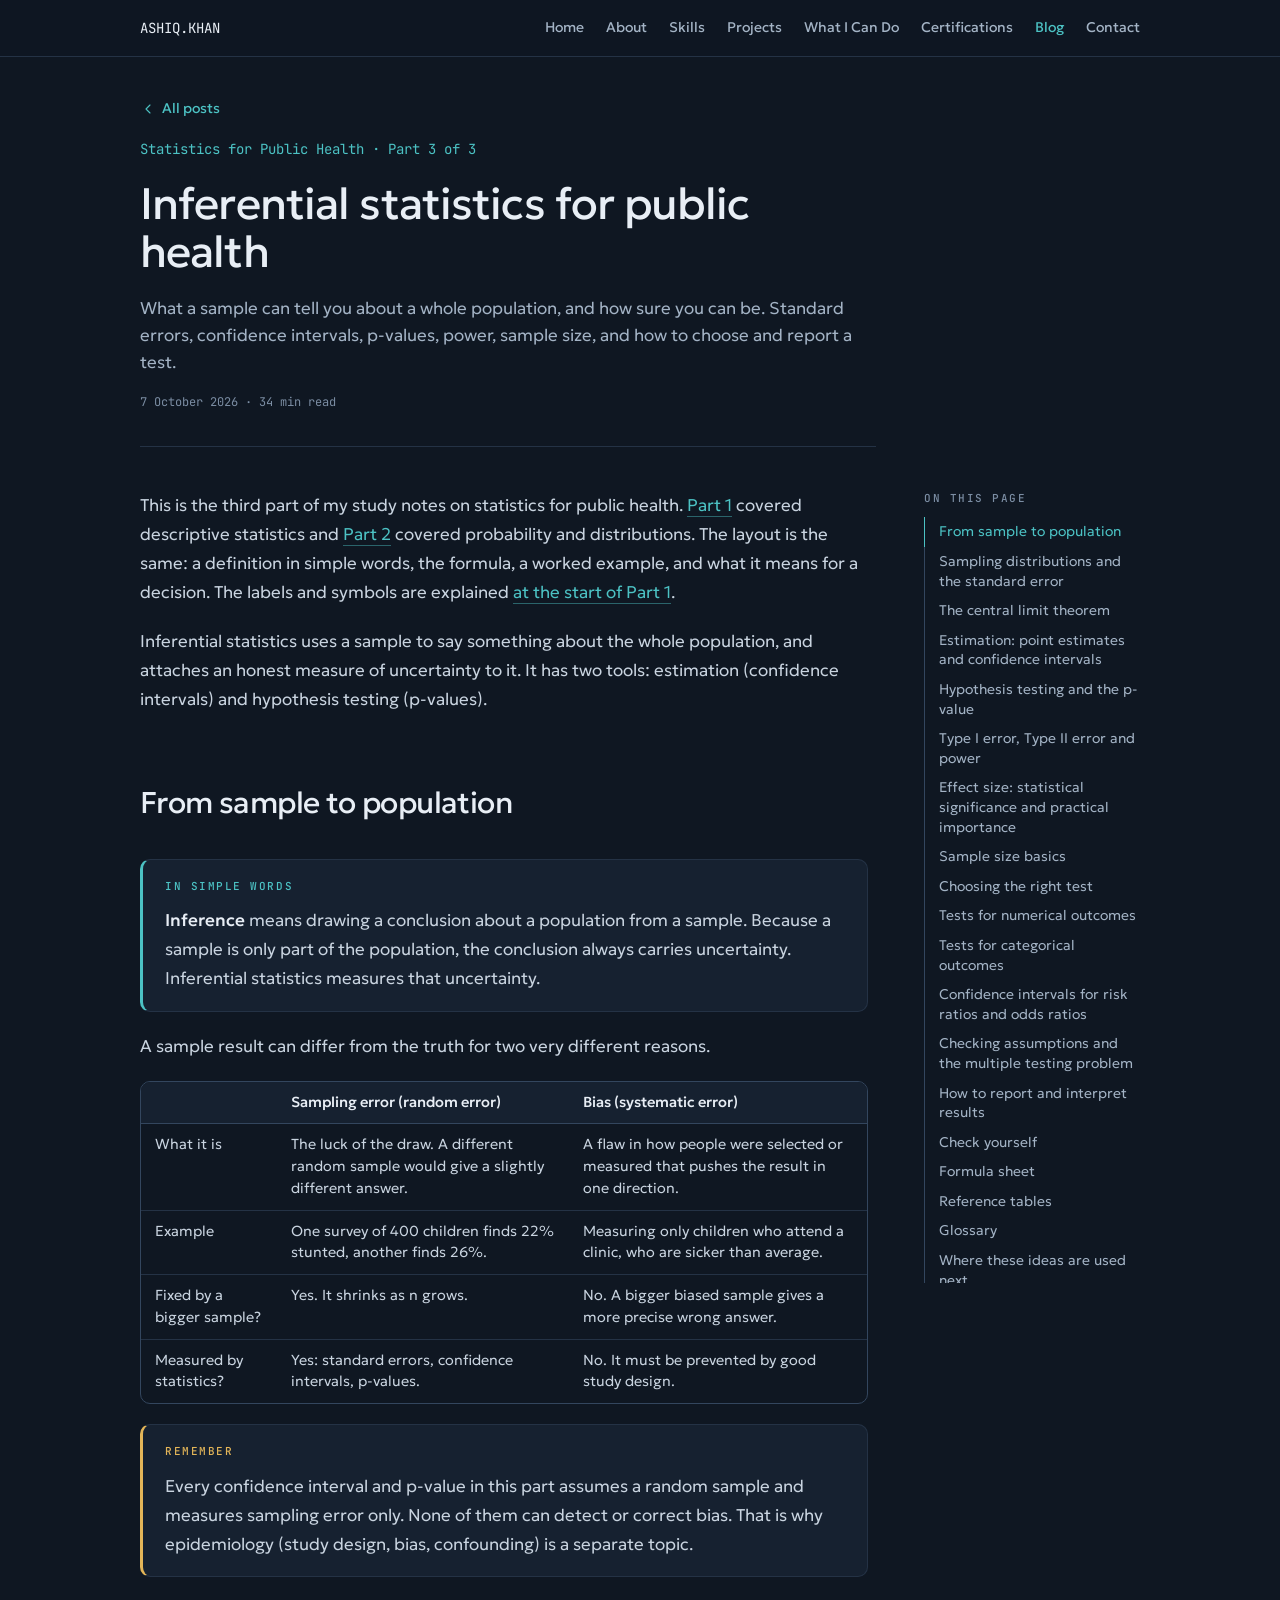
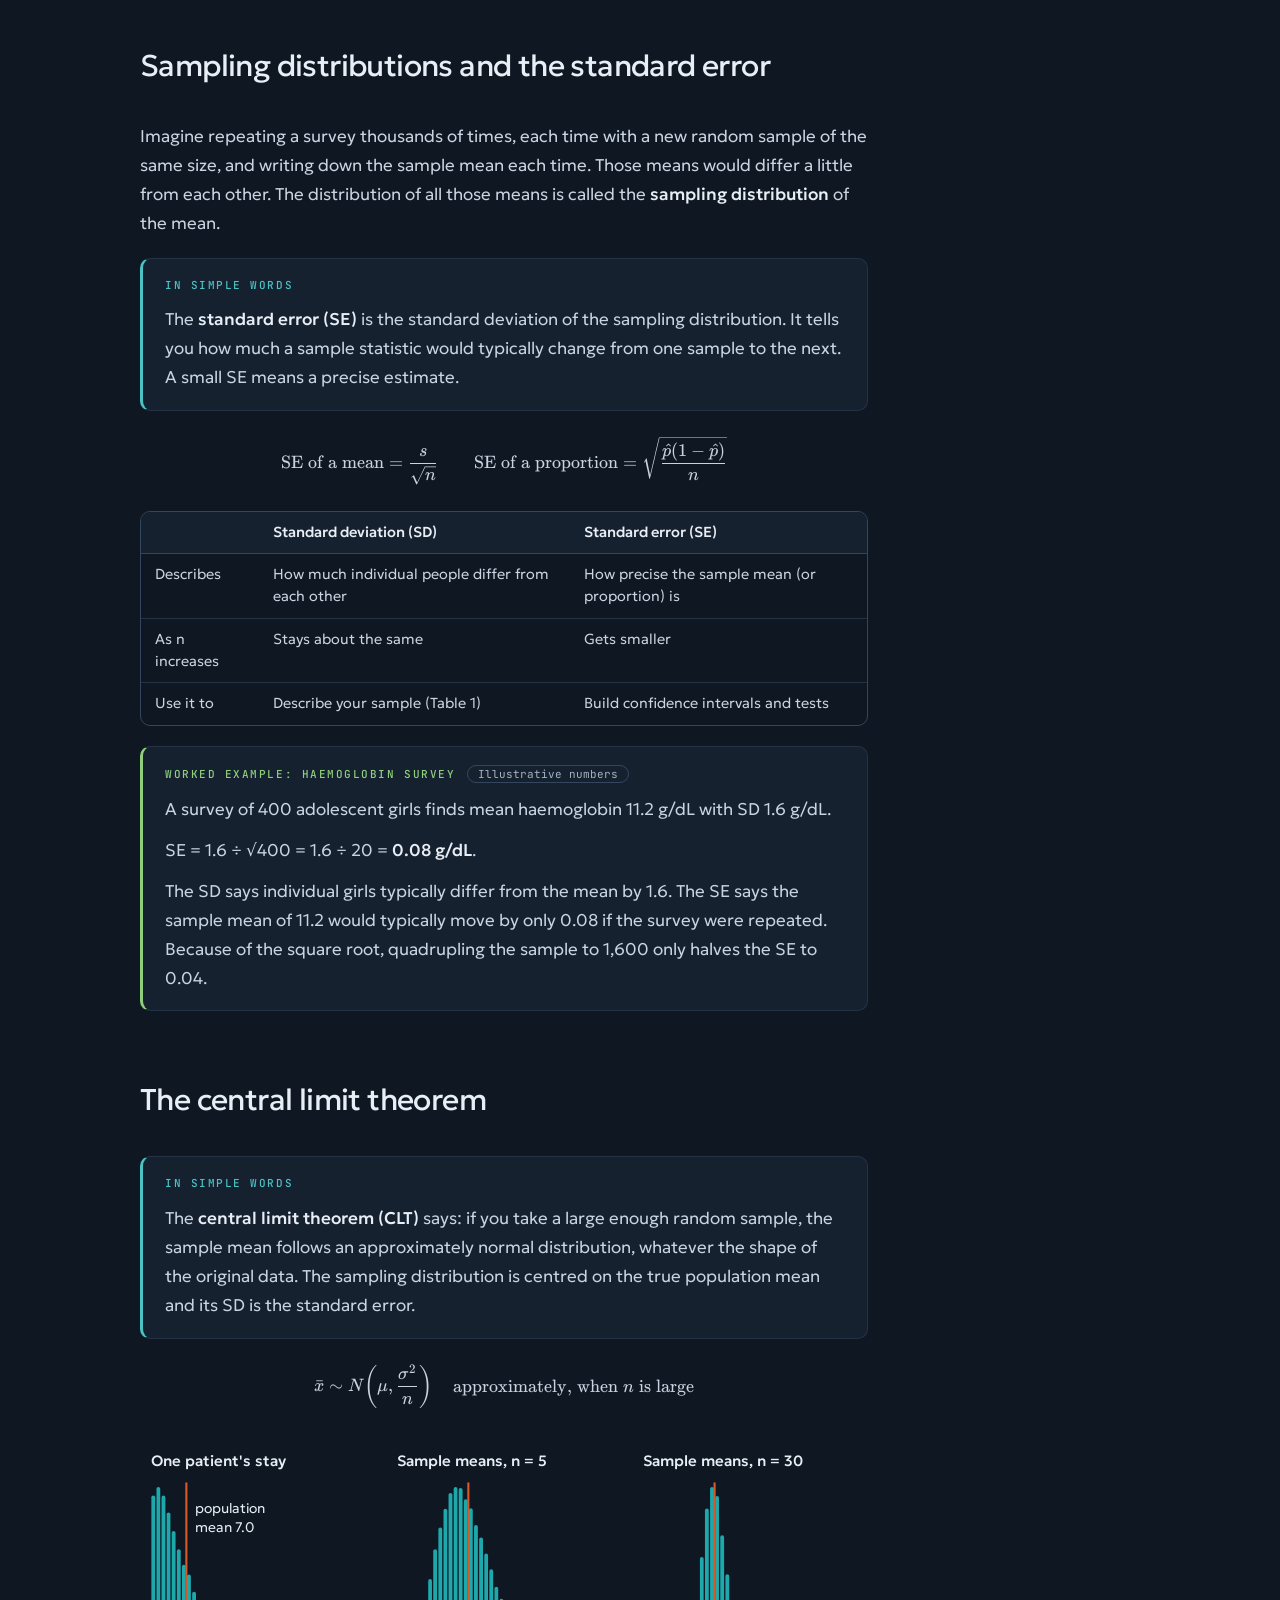
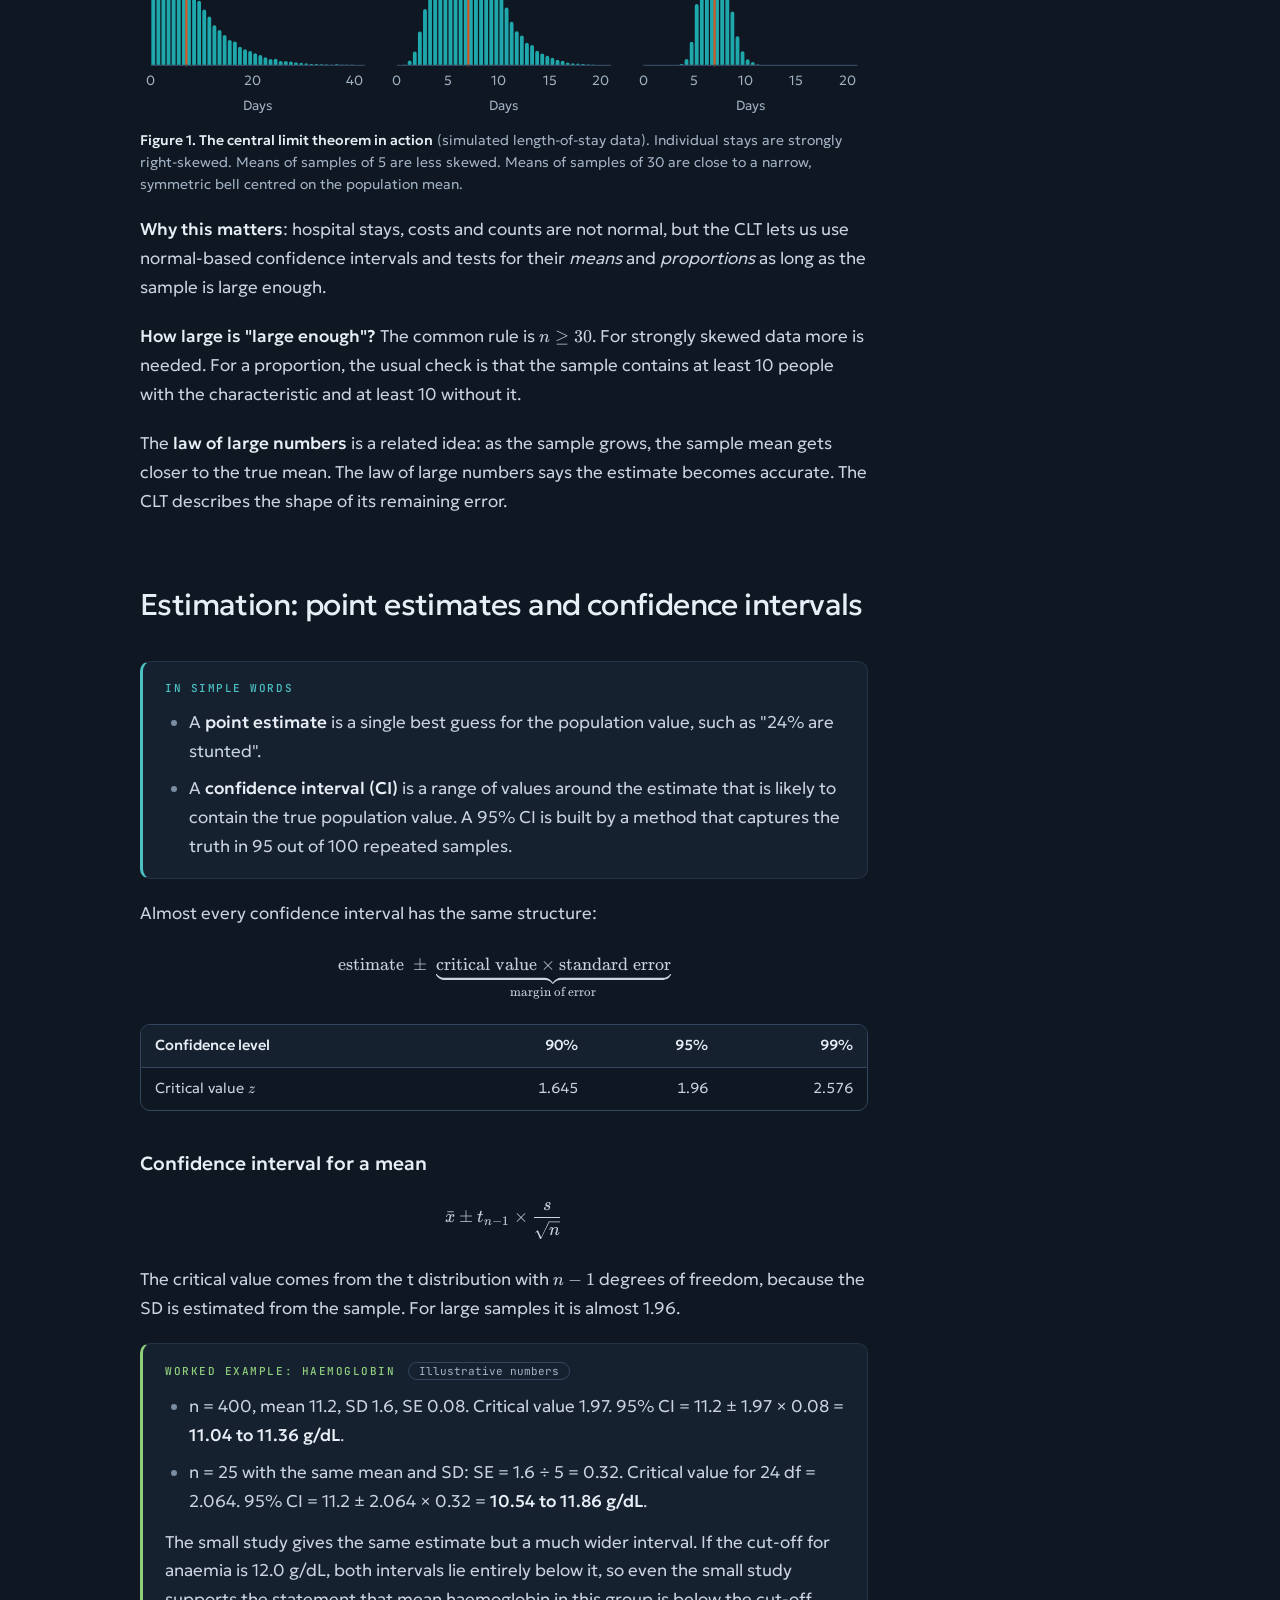
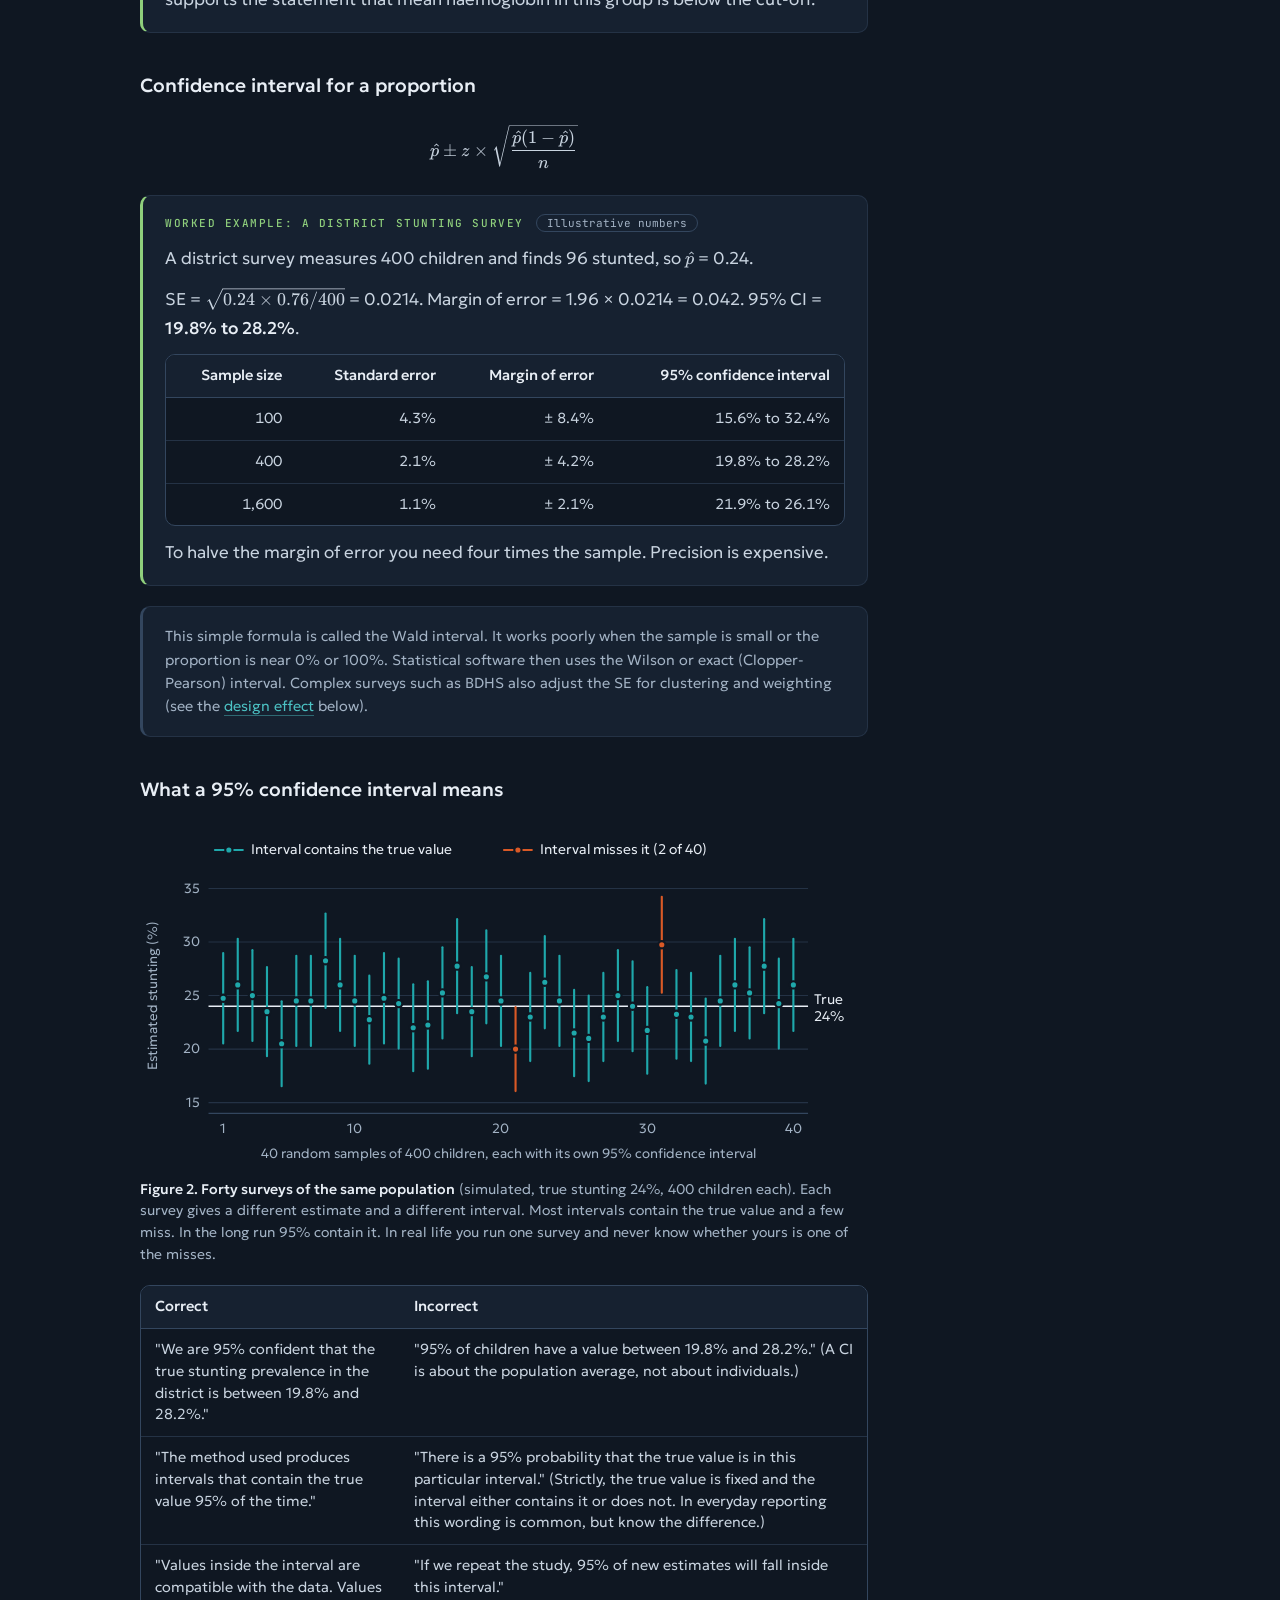
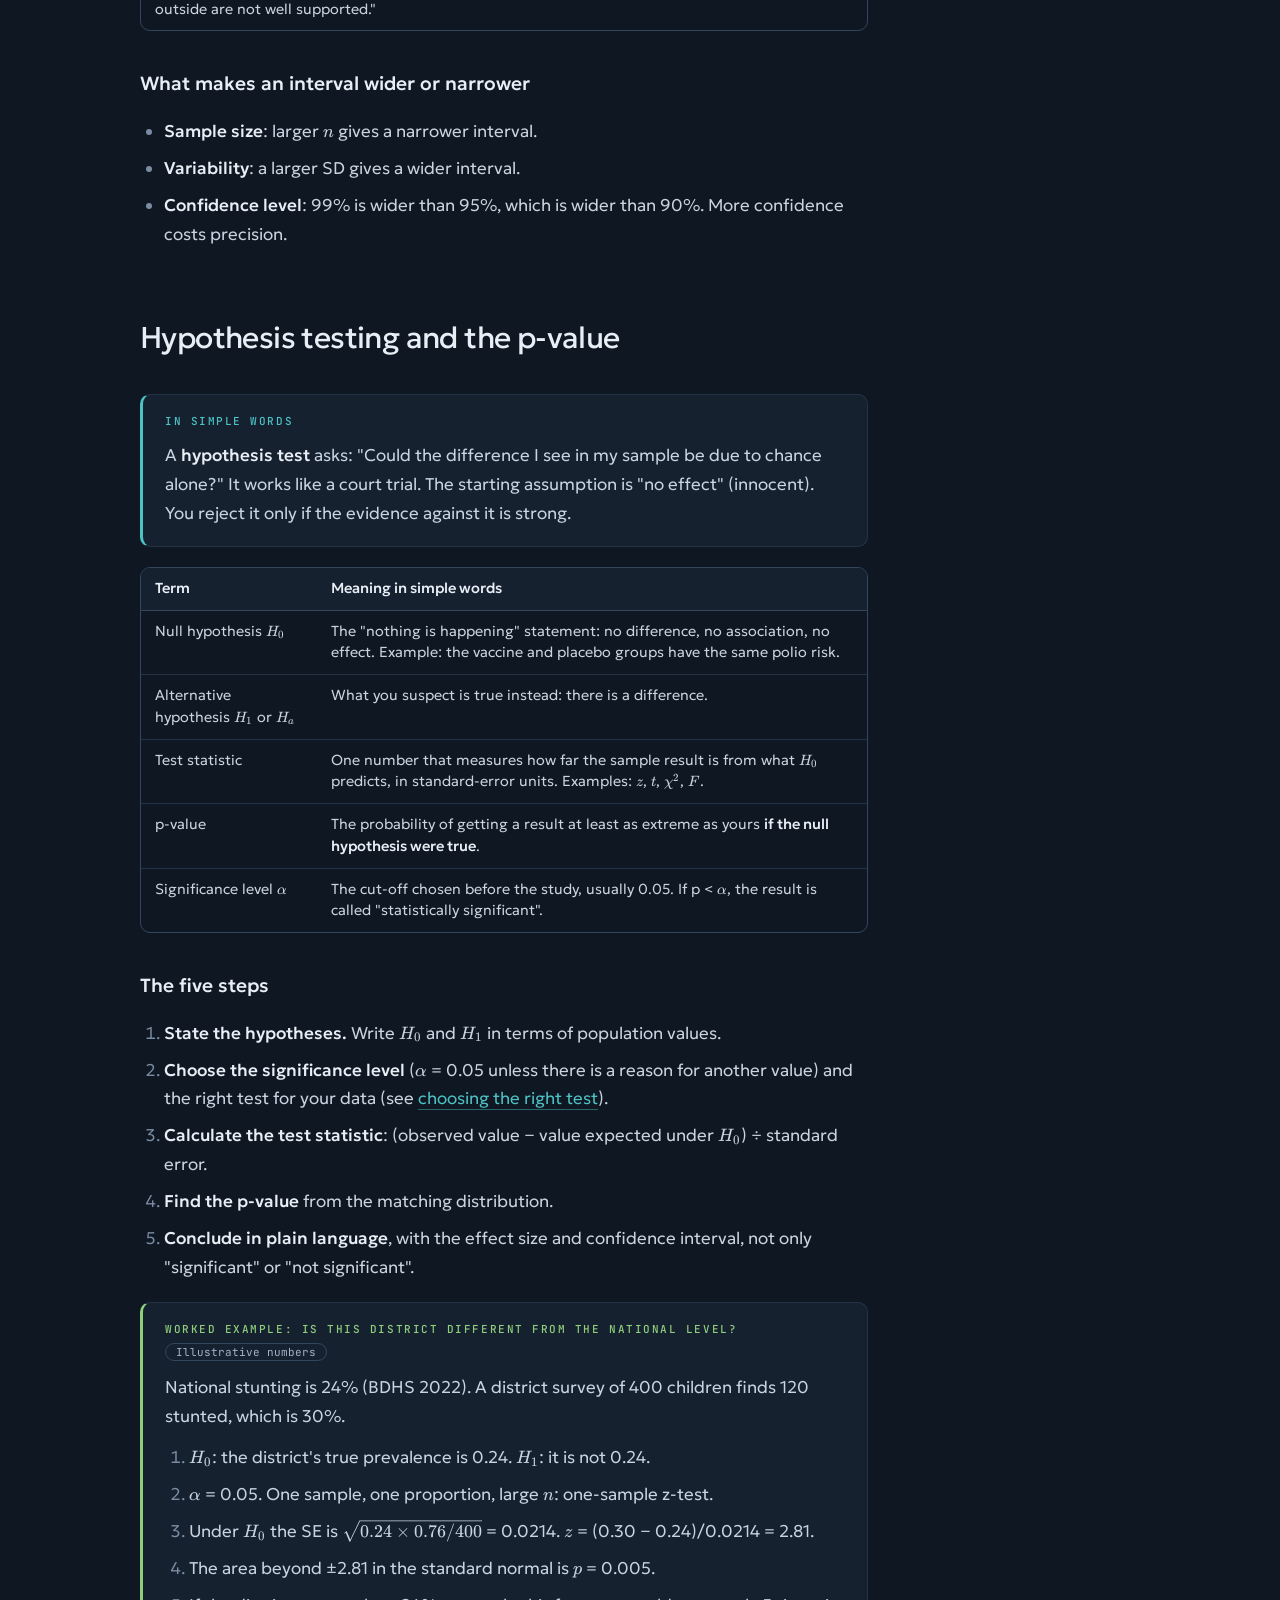
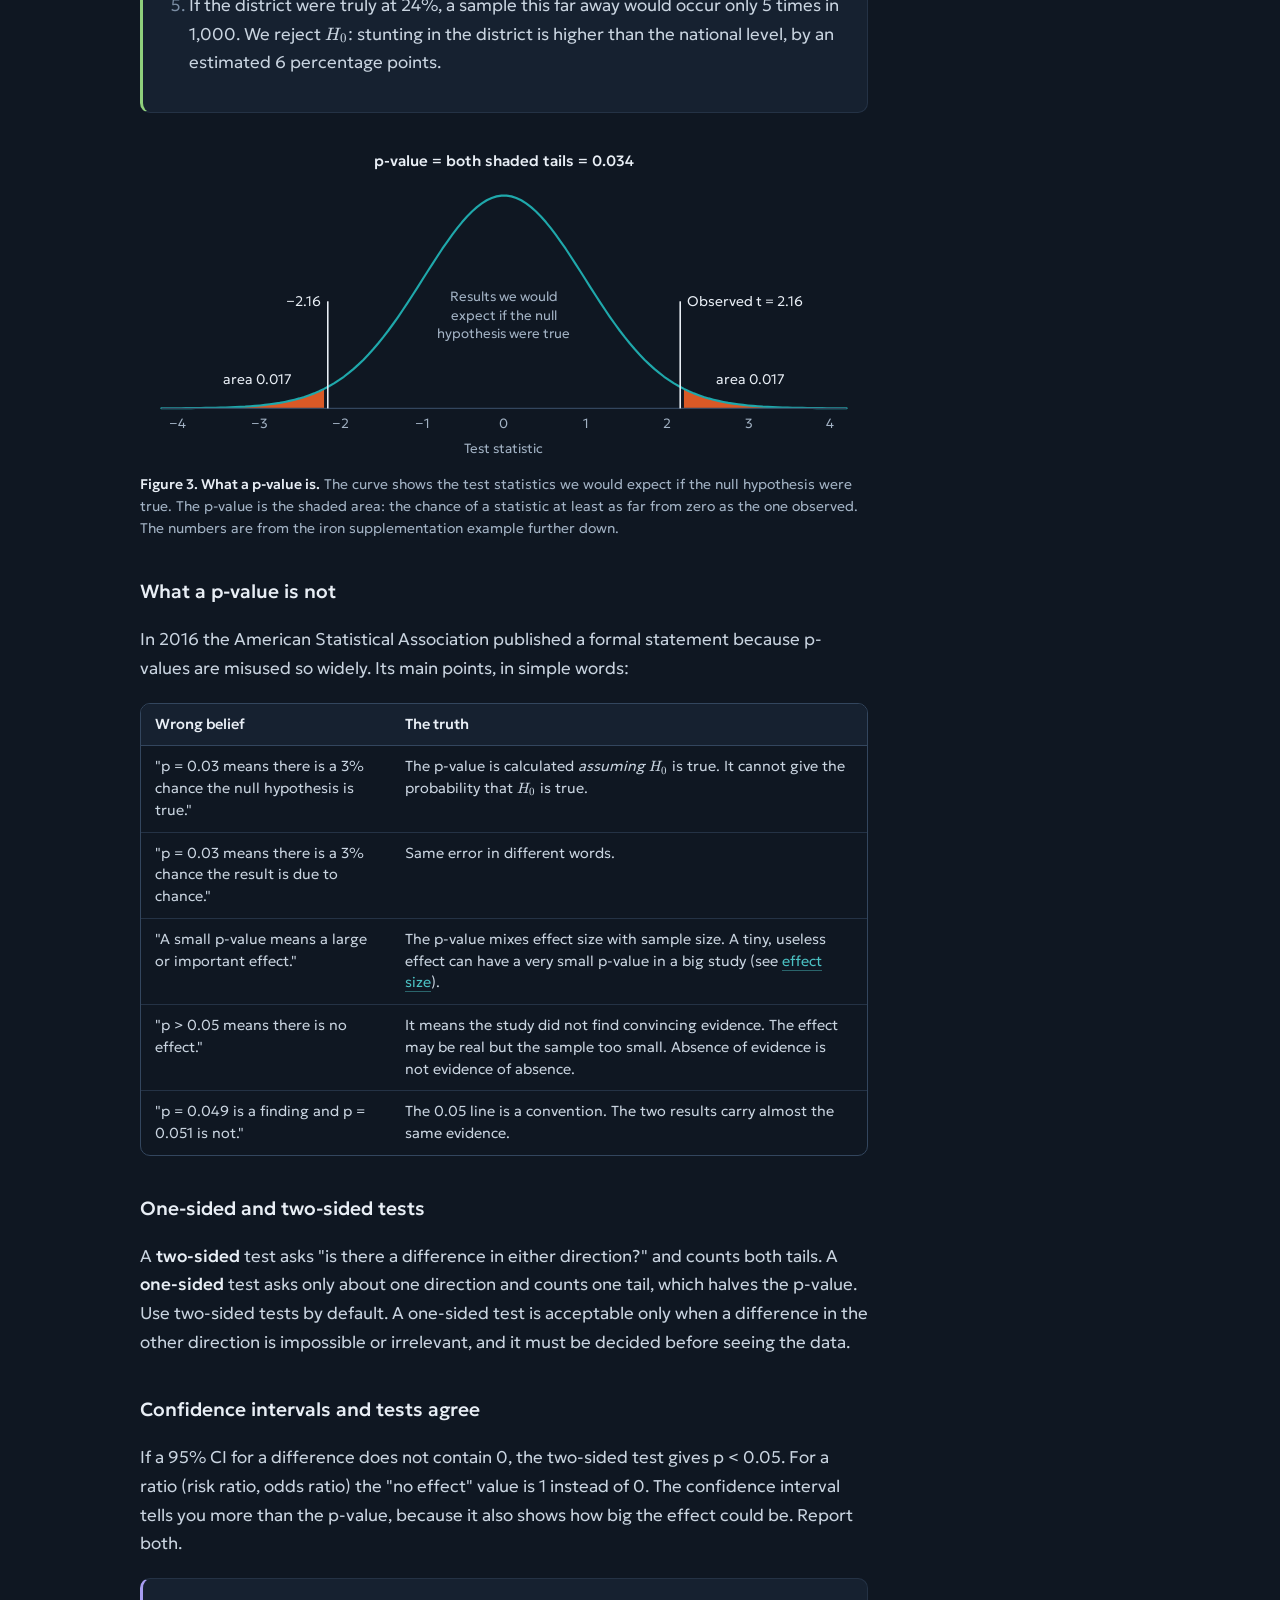
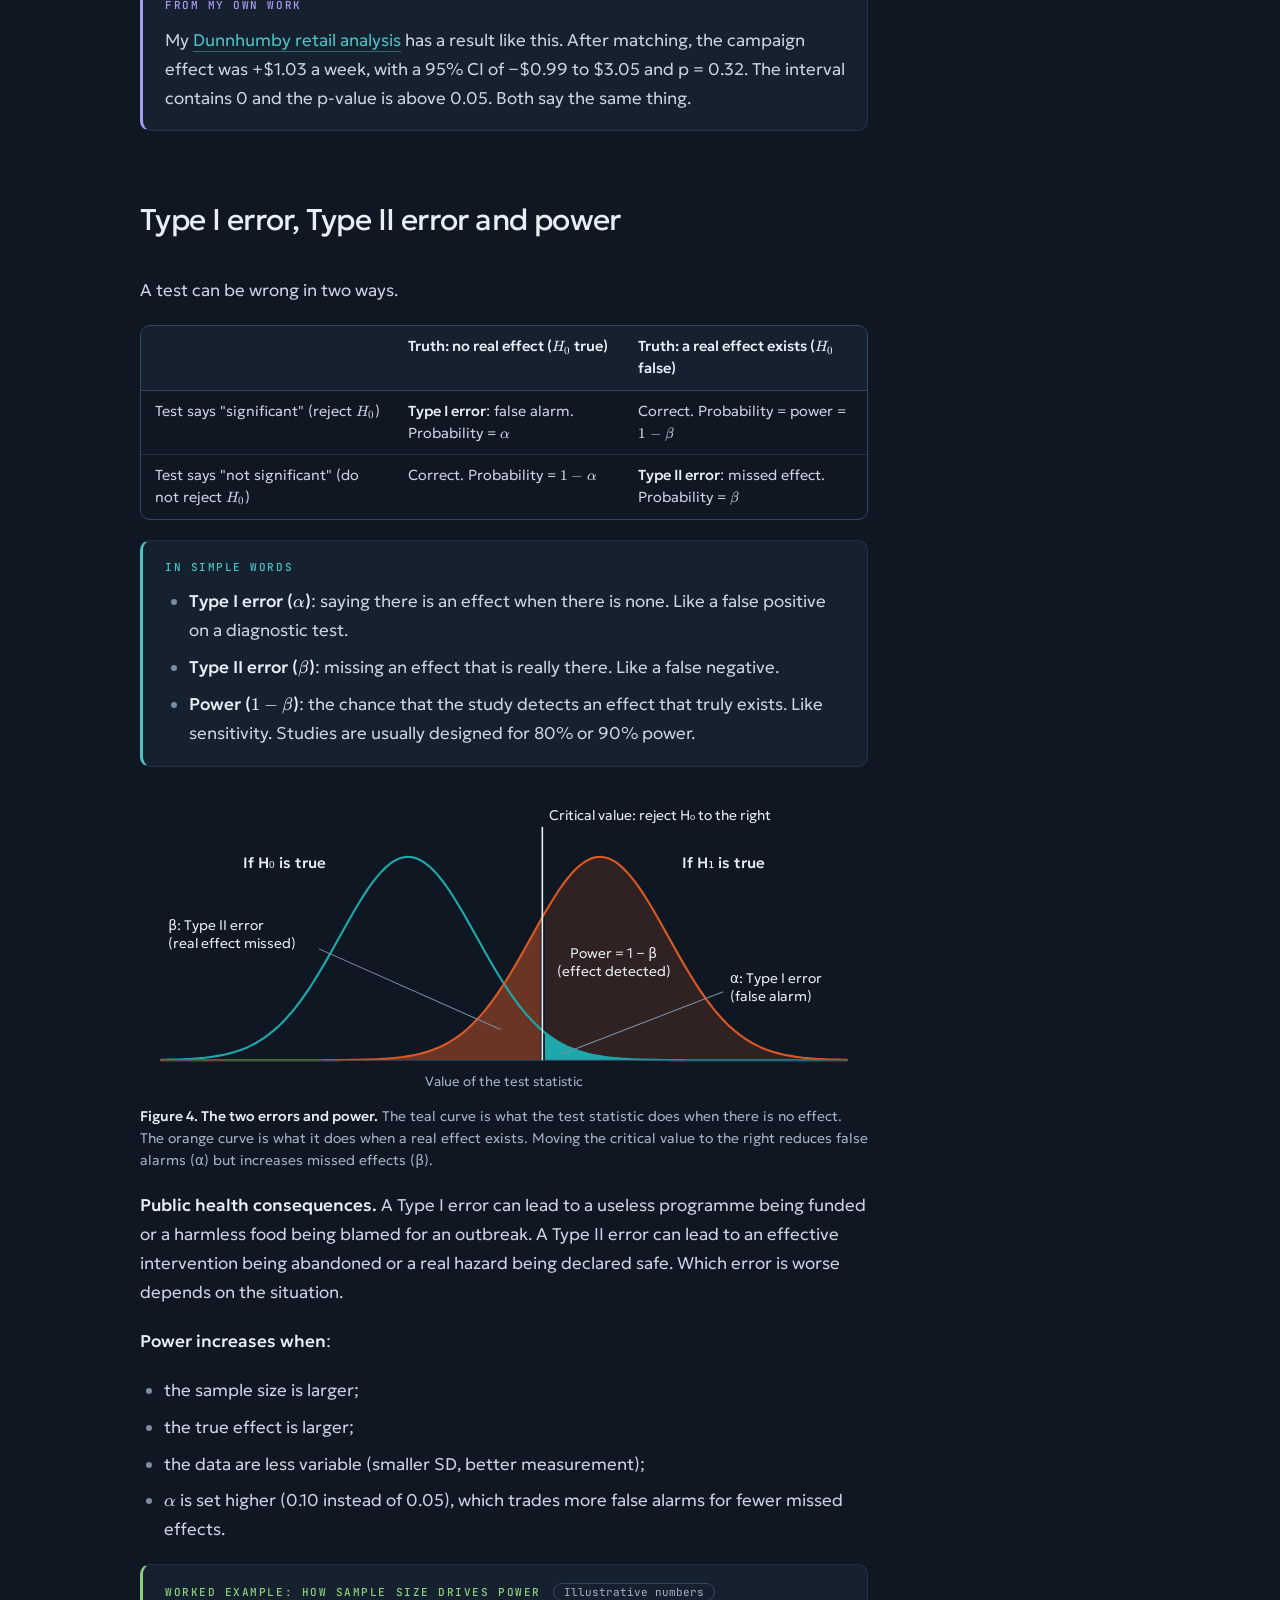
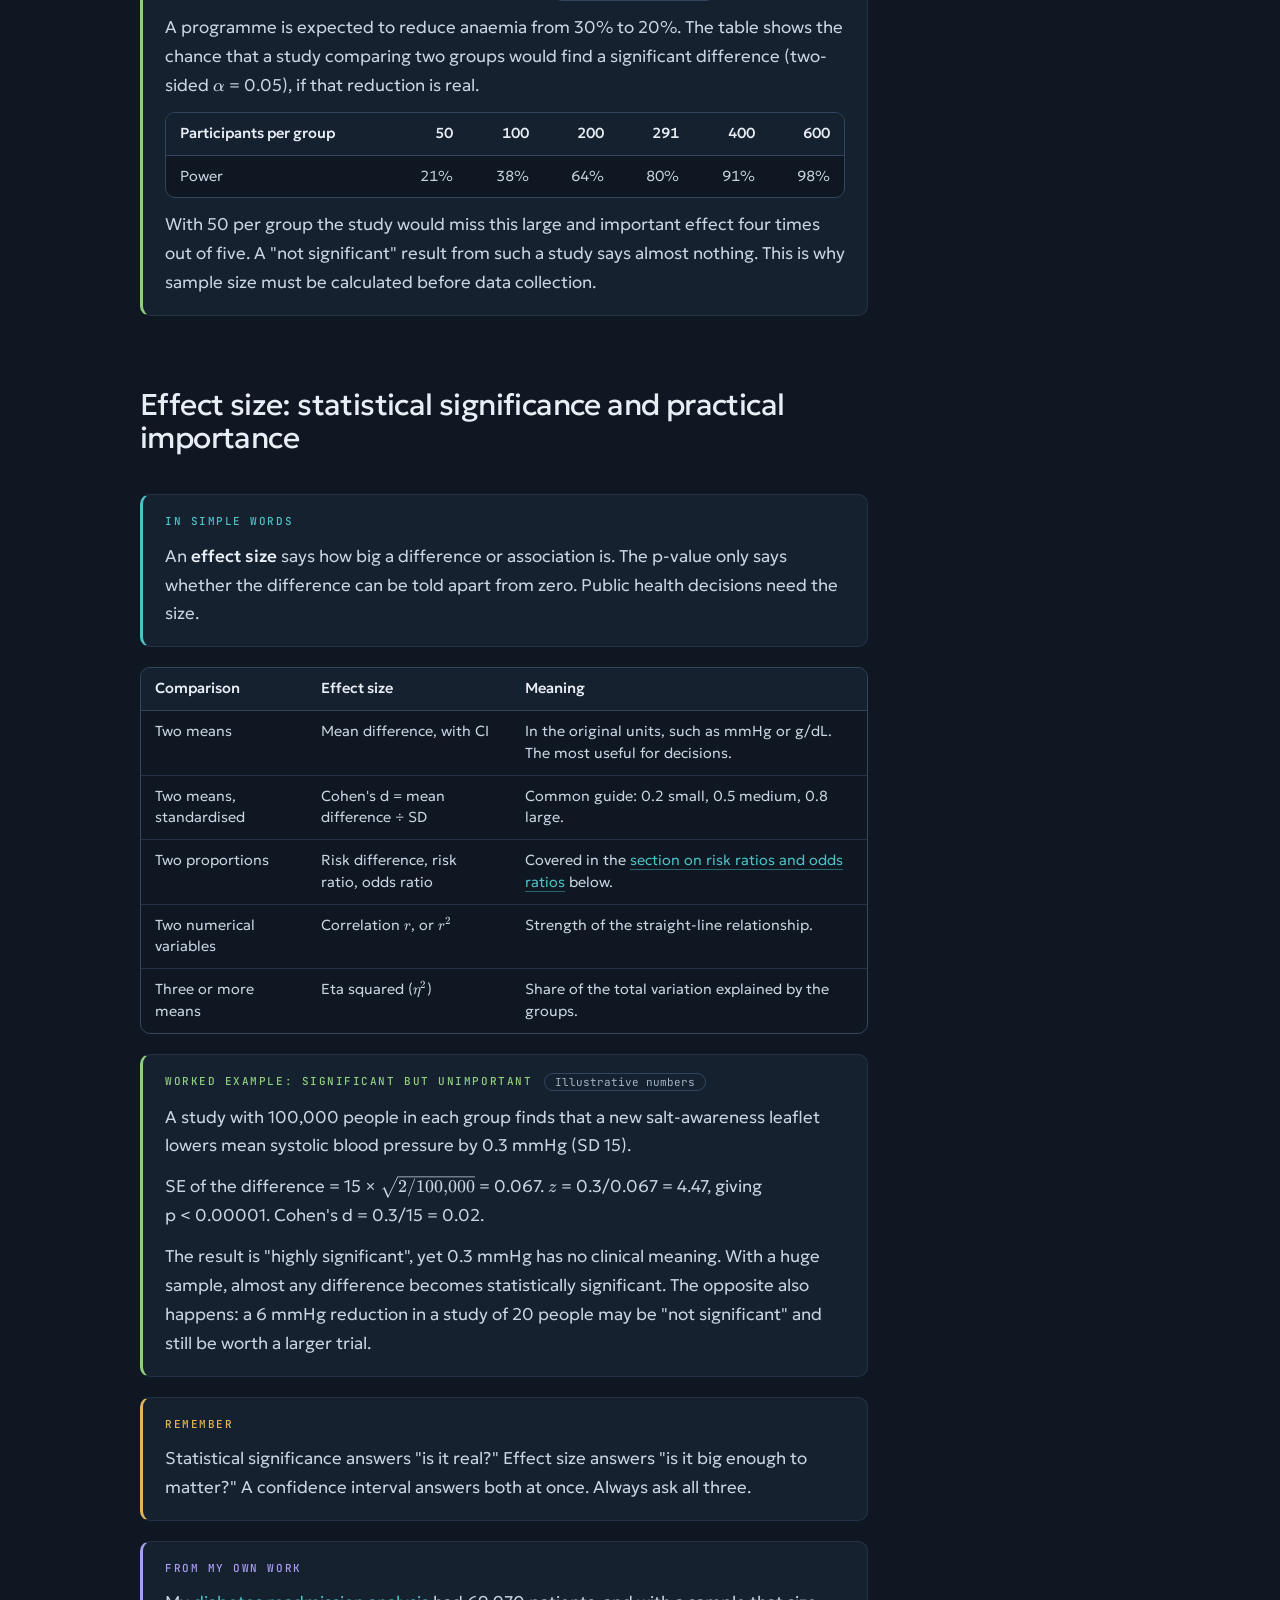
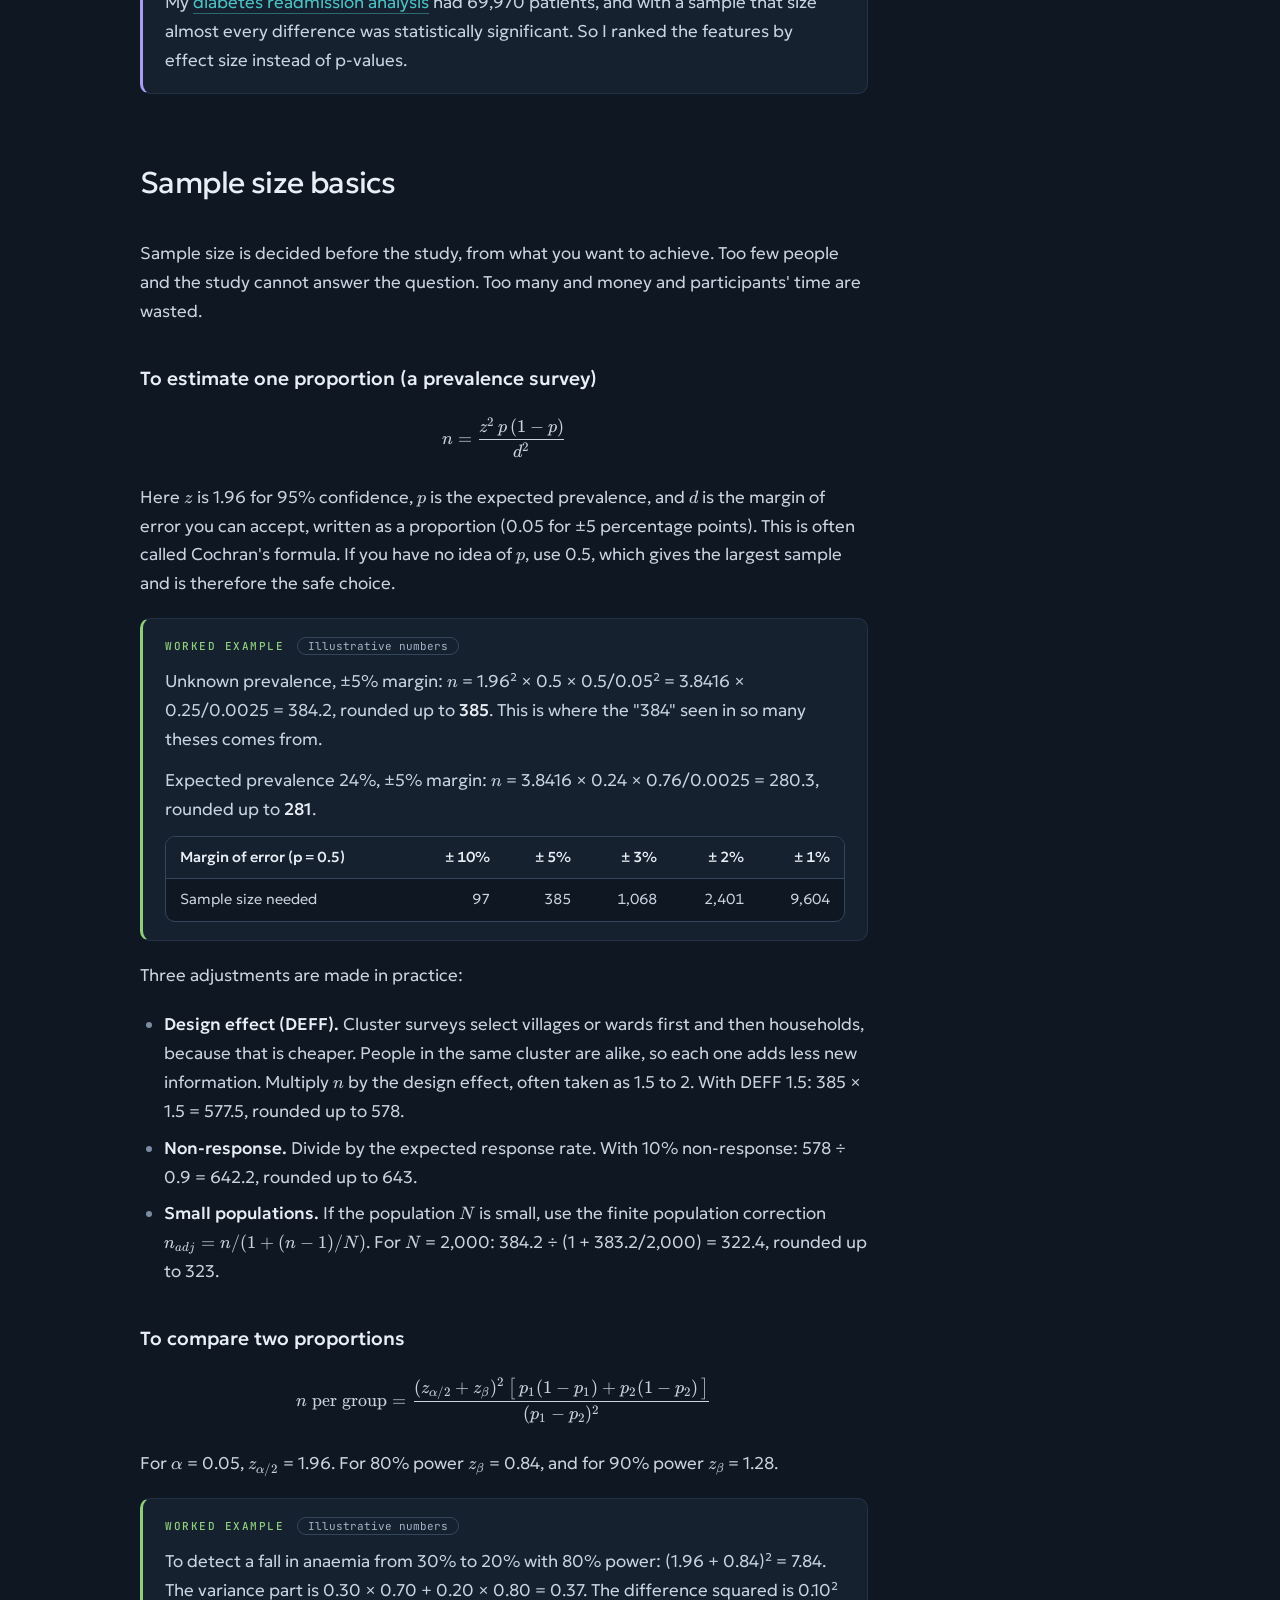
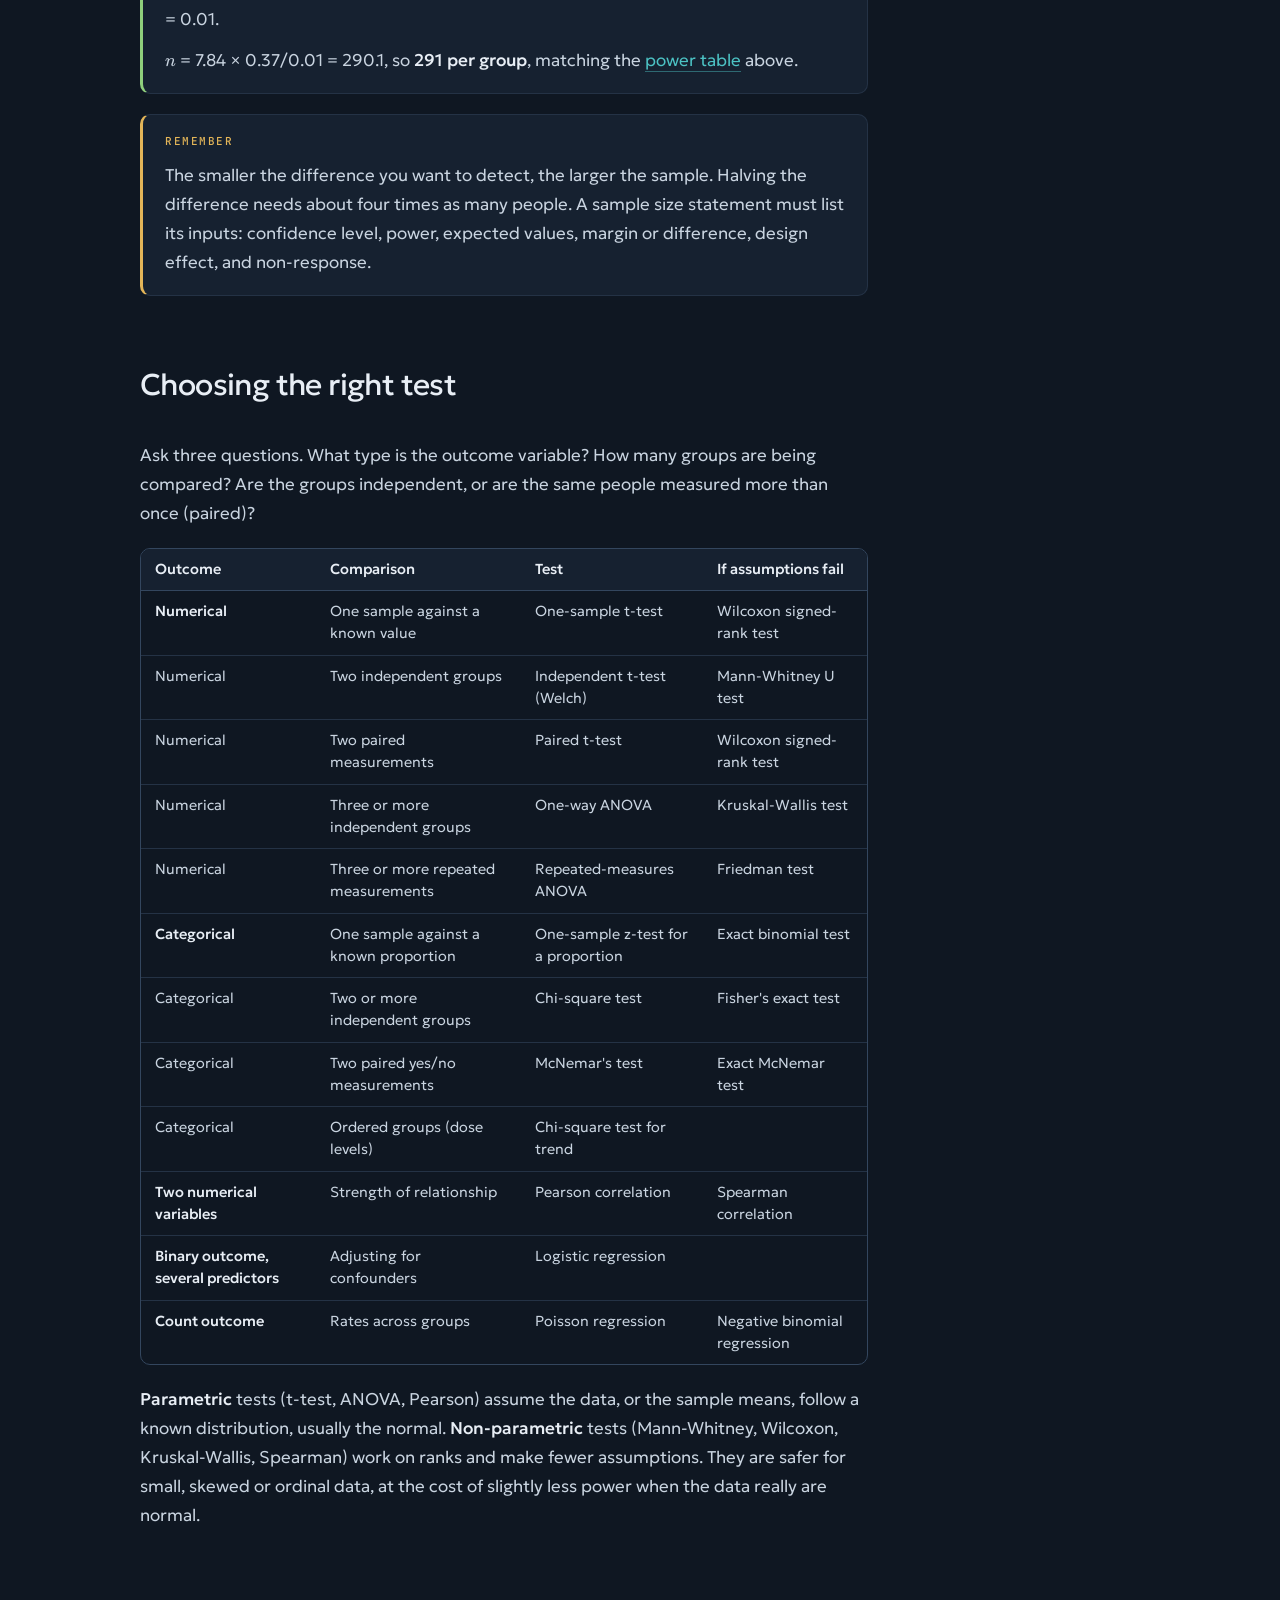
<file: blog/inferential-statistics.html>
<!doctype html>
<html lang="en">
<head>
<meta charset="utf-8">
<meta name="viewport" content="width=device-width, initial-scale=1">
<title>Inferential statistics for public health | Md. Ashiqur Rahman Khan</title>
<meta name="description" content="What a sample can say about a population: standard errors, confidence intervals, p-values, power, sample size, choosing the right test and reporting the result, with worked public health examples.">
<meta name="author" content="Md. Ashiqur Rahman Khan">
<meta name="theme-color" content="#0f1722">
<link rel="canonical" href="https://ashiq-r-khan.github.io/blog/inferential-statistics.html">
<meta property="og:title" content="Inferential statistics for public health">
<meta property="og:description" content="What a sample can say about a population: standard errors, confidence intervals, p-values, power, sample size, choosing the right test and reporting the result, with worked public health examples.">
<meta property="og:type" content="article">
<meta property="og:url" content="https://ashiq-r-khan.github.io/blog/inferential-statistics.html">
<meta property="og:image" content="https://ashiq-r-khan.github.io/assets/blog/inferential-statistics.jpg">
<meta property="og:image:width" content="1200">
<meta property="og:image:height" content="630">
<meta property="article:published_time" content="2026-10-07">
<meta name="twitter:card" content="summary_large_image">
<link rel="icon" href="../assets/favicon.svg" type="image/svg+xml">
<link rel="stylesheet" href="../assets/katex/katex.min.css">
<link rel="stylesheet" href="../css/style.css?v=20261008a">
</head>
<body>
<svg width="0" height="0" style="position:absolute" aria-hidden="true">
  <defs>
    <symbol id="i-menu" viewBox="0 0 24 24"><path d="M4 6h16M4 12h16M4 18h16"/></symbol>
    <symbol id="i-back" viewBox="0 0 24 24"><path d="m15 18-6-6 6-6"/></symbol>
    <symbol id="i-next" viewBox="0 0 24 24"><path d="m9 18 6-6-6-6"/></symbol>
    <symbol id="i-file" viewBox="0 0 24 24"><path d="M15 2H6a2 2 0 0 0-2 2v16a2 2 0 0 0 2 2h12a2 2 0 0 0 2-2V7z"/><path d="M14 2v4a2 2 0 0 0 2 2h4"/><path d="M10 13h4M10 17h4"/></symbol>
  </defs>
</svg>
<a class="skip" href="#post">Skip to the post</a>
<header class="nav">
  <div class="wrap nav__row">
    <a class="nav__brand" href="../index.html">ASHIQ.KHAN</a>
    <button class="nav__toggle" aria-label="Open menu" aria-expanded="false" aria-controls="nav-links"><svg class="icon"><use href="#i-menu"/></svg></button>
    <nav id="nav-links" aria-label="Sections">
      <a href="../index.html">Home</a>
      <a href="../index.html#about">About</a>
      <a href="../index.html#skills">Skills</a>
      <a href="../index.html#projects">Projects</a>
      <a href="../index.html#services">What I Can Do</a>
      <a href="../index.html#certifications">Certifications</a>
      <a href="index.html" aria-current="true">Blog</a>
      <a href="../index.html#contact">Contact</a>
    </nav>
  </div>
</header>
<main class="wrap art" data-slug="inferential-statistics">
  <a class="pp__back" href="index.html"><svg class="icon"><use href="#i-back"/></svg>All posts</a>
  <header class="art__head">
    <p class="hero__role">Statistics for Public Health · Part 3 of 3</p>
    <h1>Inferential statistics for public health</h1>
    <p class="pp__intro">What a sample can tell you about a whole population, and how sure you can be. Standard errors, confidence intervals, p-values, power, sample size, and how to choose and report a test.</p>
    <p class="art__meta"><time datetime="2026-10-07">7 October 2026</time> · 34 min read</p>
  </header>
  <div class="art__grid">
    <details class="toc" open><summary>On this page</summary><nav id="toc" aria-label="On this page"></nav></details>
    <article id="post" class="body">
<p>This is the third part of my study notes on statistics for public health. <a href="descriptive-statistics.html">Part 1</a> covered descriptive statistics and <a href="probability-and-distributions.html">Part 2</a> covered probability and distributions. The layout is the same: a definition in simple words, the formula, a worked example, and what it means for a decision. The labels and symbols are explained <a href="descriptive-statistics.html#how-to-read">at the start of Part 1</a>.</p>
<p>Inferential statistics uses a sample to say something about the whole population, and attaches an honest measure of uncertainty to it. It has two tools: estimation (confidence intervals) and hypothesis testing (p-values).</p>
<h2 id="sample-to-population">From sample to population</h2>
<div class="box box--simple">
<p class="box__label">In simple words</p>
<p><strong>Inference</strong> means drawing a conclusion about a population from a sample. Because a sample is only part of the population, the conclusion always carries uncertainty. Inferential statistics measures that uncertainty.</p>
</div>
<p>A sample result can differ from the truth for two very different reasons.</p>
<div class="table-wrap t-wide"><table>
<thead>
<tr>
<th></th>
<th>Sampling error (random error)</th>
<th>Bias (systematic error)</th>
</tr>
</thead>
<tbody>
<tr>
<td>What it is</td>
<td>The luck of the draw. A different random sample would give a slightly different answer.</td>
<td>A flaw in how people were selected or measured that pushes the result in one direction.</td>
</tr>
<tr>
<td>Example</td>
<td>One survey of 400 children finds 22% stunted, another finds 26%.</td>
<td>Measuring only children who attend a clinic, who are sicker than average.</td>
</tr>
<tr>
<td>Fixed by a bigger sample?</td>
<td>Yes. It shrinks as n grows.</td>
<td>No. A bigger biased sample gives a more precise wrong answer.</td>
</tr>
<tr>
<td>Measured by statistics?</td>
<td>Yes: standard errors, confidence intervals, p-values.</td>
<td>No. It must be prevented by good study design.</td>
</tr>
</tbody>
</table></div>
<div class="box box--remember">
<p class="box__label">Remember</p>
<p>Every confidence interval and p-value in this part assumes a random sample and measures sampling error only. None of them can detect or correct bias. That is why epidemiology (study design, bias, confounding) is a separate topic.</p>
</div>
<h2 id="standard-error">Sampling distributions and the standard error</h2>
<p>Imagine repeating a survey thousands of times, each time with a new random sample of the same size, and writing down the sample mean each time. Those means would differ a little from each other. The distribution of all those means is called the <strong>sampling distribution</strong> of the mean.</p>
<div class="box box--simple">
<p class="box__label">In simple words</p>
<p>The <strong>standard error (SE)</strong> is the standard deviation of the sampling distribution. It tells you how much a sample statistic would typically change from one sample to the next. A small SE means a precise estimate.</p>
</div>
<p>\[\text{SE of a mean}=\frac{s}{\sqrt{n}}\qquad\text{SE of a proportion}=\sqrt{\frac{\hat{p}(1-\hat{p})}{n}}\]</p>
<div class="table-wrap t-wide"><table>
<thead>
<tr>
<th></th>
<th>Standard deviation (SD)</th>
<th>Standard error (SE)</th>
</tr>
</thead>
<tbody>
<tr>
<td>Describes</td>
<td>How much individual people differ from each other</td>
<td>How precise the sample mean (or proportion) is</td>
</tr>
<tr>
<td>As n increases</td>
<td>Stays about the same</td>
<td>Gets smaller</td>
</tr>
<tr>
<td>Use it to</td>
<td>Describe your sample (Table 1)</td>
<td>Build confidence intervals and tests</td>
</tr>
</tbody>
</table></div>
<div class="box box--example">
<p class="box__label">Worked example: haemoglobin survey <span class="box__tag">Illustrative numbers</span></p>
<p>A survey of 400 adolescent girls finds mean haemoglobin 11.2 g/dL with SD 1.6 g/dL.</p>
<p>SE = 1.6 ÷ √400 = 1.6 ÷ 20 = <strong>0.08 g/dL</strong>.</p>
<p>The SD says individual girls typically differ from the mean by 1.6. The SE says the sample mean of 11.2 would typically move by only 0.08 if the survey were repeated. Because of the square root, quadrupling the sample to 1,600 only halves the SE to 0.04.</p>
</div>
<h2 id="clt">The central limit theorem</h2>
<div class="box box--simple">
<p class="box__label">In simple words</p>
<p>The <strong>central limit theorem (CLT)</strong> says: if you take a large enough random sample, the sample mean follows an approximately normal distribution, whatever the shape of the original data. The sampling distribution is centred on the true population mean and its SD is the standard error.</p>
</div>
<p>\[\bar{x}\sim N\!\left(\mu,\frac{\sigma^2}{n}\right)\quad\text{approximately, when }n\text{ is large}\]</p>
<figure class="fig" id="fig-1">
<div class="fig__scroll"><svg viewBox="0 0 680 254" role="img" aria-label="Three histograms: individual hospital stays, means of samples of 5 and means of samples of 30, with the population mean marked"><text x="10" y="18" class="ttl">One patient's stay</text><path class="s1" d="M10.6 204 V47 Q10.6 45.2 12.4 45.2 H12.4 Q14.2 45.2 14.2 47 V204 Z"></path><path class="s1" d="M15.4 204 V39.1 Q15.4 37.3 17.1 37.3 H17.1 Q18.9 37.3 18.9 39.1 V204 Z"></path><path class="s1" d="M20.1 204 V47.2 Q20.1 45.4 21.9 45.4 H21.9 Q23.7 45.4 23.7 47.2 V204 Z"></path><path class="s1" d="M24.9 204 V62.9 Q24.9 61.1 26.7 61.1 H26.7 Q28.4 61.1 28.4 62.9 V204 Z"></path><path class="s1" d="M29.6 204 V80.2 Q29.6 78.4 31.4 78.4 H31.4 Q33.2 78.4 33.2 80.2 V204 Z"></path><path class="s1" d="M34.4 204 V97.3 Q34.4 95.5 36.2 95.5 H36.2 Q38 95.5 38 97.3 V204 Z"></path><path class="s1" d="M39.2 204 V111.8 Q39.2 110 41 110 H41 Q42.7 110 42.7 111.8 V204 Z"></path><path class="s1" d="M43.9 204 V120.8 Q43.9 119.1 45.7 119.1 H45.7 Q47.5 119.1 47.5 120.8 V204 Z"></path><path class="s1" d="M48.7 204 V137.1 Q48.7 135.3 50.5 135.3 H50.5 Q52.3 135.3 52.3 137.1 V204 Z"></path><path class="s1" d="M53.5 204 V145.5 Q53.5 143.7 55.2 143.7 H55.2 Q57 143.7 57 145.5 V204 Z"></path><path class="s1" d="M58.2 204 V153.7 Q58.2 151.9 60 151.9 H60 Q61.8 151.9 61.8 153.7 V204 Z"></path><path class="s1" d="M63 204 V160.2 Q63 158.4 64.8 158.4 H64.8 Q66.5 158.4 66.5 160.2 V204 Z"></path><path class="s1" d="M67.7 204 V168.1 Q67.7 166.4 69.5 166.4 H69.5 Q71.3 166.4 71.3 168.1 V204 Z"></path><path class="s1" d="M72.5 204 V172.8 Q72.5 171 74.3 171 H74.3 Q76.1 171 76.1 172.8 V204 Z"></path><path class="s1" d="M77.3 204 V177.3 Q77.3 175.5 79 175.5 H79 Q80.8 175.5 80.8 177.3 V204 Z"></path><path class="s1" d="M82 204 V182 Q82 180.2 83.8 180.2 H83.8 Q85.6 180.2 85.6 182 V204 Z"></path><path class="s1" d="M86.8 204 V183.4 Q86.8 181.6 88.6 181.6 H88.6 Q90.4 181.6 90.4 183.4 V204 Z"></path><path class="s1" d="M91.6 204 V188.2 Q91.6 186.5 93.3 186.5 H93.3 Q95.1 186.5 95.1 188.2 V204 Z"></path><path class="s1" d="M96.3 204 V190.7 Q96.3 188.9 98.1 188.9 H98.1 Q99.9 188.9 99.9 190.7 V204 Z"></path><path class="s1" d="M101.1 204 V192.4 Q101.1 190.6 102.9 190.6 H102.9 Q104.6 190.6 104.6 192.4 V204 Z"></path><path class="s1" d="M105.8 204 V194.4 Q105.8 192.7 107.6 192.7 H107.6 Q109.4 192.7 109.4 194.4 V204 Z"></path><path class="s1" d="M110.6 204 V196 Q110.6 194.2 112.4 194.2 H112.4 Q114.2 194.2 114.2 196 V204 Z"></path><path class="s1" d="M115.4 204 V198.3 Q115.4 196.5 117.1 196.5 H117.1 Q118.9 196.5 118.9 198.3 V204 Z"></path><path class="s1" d="M120.1 204 V199.7 Q120.1 198 121.9 198 H121.9 Q123.7 198 123.7 199.7 V204 Z"></path><path class="s1" d="M124.9 204 V199.5 Q124.9 197.7 126.7 197.7 H126.7 Q128.4 197.7 128.4 199.5 V204 Z"></path><path class="s1" d="M129.6 204 V201.6 Q129.6 199.8 131.4 199.8 H131.4 Q133.2 199.8 133.2 201.6 V204 Z"></path><path class="s1" d="M134.4 204 V201.5 Q134.4 199.8 136.2 199.8 H136.2 Q138 199.8 138 201.5 V204 Z"></path><path class="s1" d="M139.2 204 V202.1 Q139.2 200.3 141 200.3 H141 Q142.7 200.3 142.7 202.1 V204 Z"></path><path class="s1" d="M143.9 204 V202.8 Q143.9 201.1 145.7 201.1 H145.7 Q147.5 201.1 147.5 202.8 V204 Z"></path><path class="s1" d="M148.7 204 V203.4 Q148.7 201.6 150.5 201.6 H150.5 Q152.3 201.6 152.3 203.4 V204 Z"></path><path class="s1" d="M153.5 204 V203.6 Q153.5 201.9 155.2 201.9 H155.2 Q157 201.9 157 203.6 V204 Z"></path><path class="s1" d="M158.2 204 V204 Q158.2 202.7 159.5 202.7 H160.5 Q161.8 202.7 161.8 204 V204 Z"></path><path class="s1" d="M163 204 V204 Q163 202.8 164.2 202.8 H165.3 Q166.5 202.8 166.5 204 V204 Z"></path><path class="s1" d="M167.7 204 V204 Q167.7 202.9 168.9 202.9 H170.2 Q171.3 202.9 171.3 204 V204 Z"></path><path class="s1" d="M172.5 204 V204 Q172.5 203.2 173.3 203.2 H175.2 Q176.1 203.2 176.1 204 V204 Z"></path><path class="s1" d="M177.3 204 V204 Q177.3 203.4 177.9 203.4 H180.2 Q180.8 203.4 180.8 204 V204 Z"></path><path class="s1" d="M182 204 V204 Q182 203 183 203 H184.6 Q185.6 203 185.6 204 V204 Z"></path><path class="s1" d="M186.8 204 V204 Q186.8 203.5 187.3 203.5 H189.9 Q190.4 203.5 190.4 204 V204 Z"></path><path class="s1" d="M191.6 204 V204 Q191.6 203.4 192.2 203.4 H194.5 Q195.1 203.4 195.1 204 V204 Z"></path><path class="s1" d="M196.3 204 V204 Q196.3 203.3 197 203.3 H199.2 Q199.9 203.3 199.9 204 V204 Z"></path><line class="l2" x1="43.3" y1="34" x2="43.3" y2="204"/><line class="axis" x1="10" x2="210" y1="204" y2="204"/><text x="10" y="222" text-anchor="middle">0</text><text x="105.2" y="222" text-anchor="middle">20</text><text x="200.5" y="222" text-anchor="middle">40</text><text x="110" y="246" text-anchor="middle">Days</text><text x="51.3" y="62" class="ann">population</text><text x="51.3" y="79" class="ann">mean 7.0</text><text x="240" y="18" class="ttl">Sample means, n = 5</text><path class="s1" d="M245.4 204 V204 Q245.4 203.4 246 203.4 H248.3 Q248.9 203.4 248.9 204 V204 Z"></path><path class="s1" d="M250.1 204 V201.3 Q250.1 199.5 251.9 199.5 H251.9 Q253.7 199.5 253.7 201.3 V204 Z"></path><path class="s1" d="M254.9 204 V192.9 Q254.9 191.1 256.7 191.1 H256.7 Q258.4 191.1 258.4 192.9 V204 Z"></path><path class="s1" d="M259.6 204 V174.2 Q259.6 172.4 261.4 172.4 H261.4 Q263.2 172.4 263.2 174.2 V204 Z"></path><path class="s1" d="M264.4 204 V153.1 Q264.4 151.4 266.2 151.4 H266.2 Q268 151.4 268 153.1 V204 Z"></path><path class="s1" d="M269.2 204 V125.2 Q269.2 123.4 271 123.4 H271 Q272.7 123.4 272.7 125.2 V204 Z"></path><path class="s1" d="M273.9 204 V97.3 Q273.9 95.5 275.7 95.5 H275.7 Q277.5 95.5 277.5 97.3 V204 Z"></path><path class="s1" d="M278.7 204 V77.1 Q278.7 75.3 280.5 75.3 H280.5 Q282.3 75.3 282.3 77.1 V204 Z"></path><path class="s1" d="M283.5 204 V59.4 Q283.5 57.6 285.2 57.6 H285.2 Q287 57.6 287 59.4 V204 Z"></path><path class="s1" d="M288.2 204 V44.7 Q288.2 42.9 290 42.9 H290 Q291.8 42.9 291.8 44.7 V204 Z"></path><path class="s1" d="M293 204 V39.1 Q293 37.3 294.8 37.3 H294.8 Q296.5 37.3 296.5 39.1 V204 Z"></path><path class="s1" d="M297.7 204 V40 Q297.7 38.2 299.5 38.2 H299.5 Q301.3 38.2 301.3 40 V204 Z"></path><path class="s1" d="M302.5 204 V50.4 Q302.5 48.7 304.3 48.7 H304.3 Q306.1 48.7 306.1 50.4 V204 Z"></path><path class="s1" d="M307.3 204 V59.1 Q307.3 57.3 309 57.3 H309 Q310.8 57.3 310.8 59.1 V204 Z"></path><path class="s1" d="M312 204 V74.7 Q312 72.9 313.8 72.9 H313.8 Q315.6 72.9 315.6 74.7 V204 Z"></path><path class="s1" d="M316.8 204 V86.4 Q316.8 84.6 318.6 84.6 H318.6 Q320.4 84.6 320.4 86.4 V204 Z"></path><path class="s1" d="M321.6 204 V101.3 Q321.6 99.5 323.3 99.5 H323.3 Q325.1 99.5 325.1 101.3 V204 Z"></path><path class="s1" d="M326.3 204 V116.1 Q326.3 114.3 328.1 114.3 H328.1 Q329.9 114.3 329.9 116.1 V204 Z"></path><path class="s1" d="M331.1 204 V132.4 Q331.1 130.6 332.9 130.6 H332.9 Q334.6 130.6 334.6 132.4 V204 Z"></path><path class="s1" d="M335.8 204 V143.5 Q335.8 141.7 337.6 141.7 H337.6 Q339.4 141.7 339.4 143.5 V204 Z"></path><path class="s1" d="M340.6 204 V151.8 Q340.6 150 342.4 150 H342.4 Q344.2 150 344.2 151.8 V204 Z"></path><path class="s1" d="M345.4 204 V165.1 Q345.4 163.3 347.1 163.3 H347.1 Q348.9 163.3 348.9 165.1 V204 Z"></path><path class="s1" d="M350.1 204 V173.9 Q350.1 172.1 351.9 172.1 H351.9 Q353.7 172.1 353.7 173.9 V204 Z"></path><path class="s1" d="M354.9 204 V177.8 Q354.9 176 356.7 176 H356.7 Q358.4 176 358.4 177.8 V204 Z"></path><path class="s1" d="M359.6 204 V184.6 Q359.6 182.8 361.4 182.8 H361.4 Q363.2 182.8 363.2 184.6 V204 Z"></path><path class="s1" d="M364.4 204 V186.8 Q364.4 185 366.2 185 H366.2 Q368 185 368 186.8 V204 Z"></path><path class="s1" d="M369.2 204 V192.2 Q369.2 190.4 371 190.4 H371 Q372.7 190.4 372.7 192.2 V204 Z"></path><path class="s1" d="M373.9 204 V194.6 Q373.9 192.8 375.7 192.8 H375.7 Q377.5 192.8 377.5 194.6 V204 Z"></path><path class="s1" d="M378.7 204 V196.9 Q378.7 195.1 380.5 195.1 H380.5 Q382.3 195.1 382.3 196.9 V204 Z"></path><path class="s1" d="M383.5 204 V198.7 Q383.5 196.9 385.2 196.9 H385.2 Q387 196.9 387 198.7 V204 Z"></path><path class="s1" d="M388.2 204 V200.5 Q388.2 198.7 390 198.7 H390 Q391.8 198.7 391.8 200.5 V204 Z"></path><path class="s1" d="M393 204 V201.4 Q393 199.6 394.8 199.6 H394.8 Q396.5 199.6 396.5 201.4 V204 Z"></path><path class="s1" d="M397.7 204 V203.2 Q397.7 201.4 399.5 201.4 H399.5 Q401.3 201.4 401.3 203.2 V204 Z"></path><path class="s1" d="M402.5 204 V203.7 Q402.5 201.9 404.3 201.9 H404.3 Q406.1 201.9 406.1 203.7 V204 Z"></path><path class="s1" d="M407.3 204 V204 Q407.3 202.2 409 202.2 H409.1 Q410.8 202.2 410.8 204 V204 Z"></path><path class="s1" d="M412 204 V204 Q412 202.8 413.2 202.8 H414.4 Q415.6 202.8 415.6 204 V204 Z"></path><path class="s1" d="M416.8 204 V204 Q416.8 203.2 417.6 203.2 H419.6 Q420.4 203.2 420.4 204 V204 Z"></path><path class="s1" d="M421.6 204 V204 Q421.6 203.3 422.3 203.3 H424.4 Q425.1 203.3 425.1 204 V204 Z"></path><line class="l2" x1="306.7" y1="34" x2="306.7" y2="204"/><line class="axis" x1="240" x2="440" y1="204" y2="204"/><text x="240" y="222" text-anchor="middle">0</text><text x="287.6" y="222" text-anchor="middle">5</text><text x="335.2" y="222" text-anchor="middle">10</text><text x="382.9" y="222" text-anchor="middle">15</text><text x="430.5" y="222" text-anchor="middle">20</text><text x="340" y="246" text-anchor="middle">Days</text><text x="470" y="18" class="ttl">Sample means, n = 30</text><path class="s1" d="M503.9 204 V204 Q503.9 202.6 505.4 202.6 H506.1 Q507.5 202.6 507.5 204 V204 Z"></path><path class="s1" d="M508.7 204 V199.8 Q508.7 198 510.5 198 H510.5 Q512.3 198 512.3 199.8 V204 Z"></path><path class="s1" d="M513.5 204 V183.7 Q513.5 181.9 515.2 181.9 H515.2 Q517 181.9 517 183.7 V204 Z"></path><path class="s1" d="M518.2 204 V148.5 Q518.2 146.7 520 146.7 H520 Q521.8 146.7 521.8 148.5 V204 Z"></path><path class="s1" d="M523 204 V104.5 Q523 102.7 524.8 102.7 H524.8 Q526.5 102.7 526.5 104.5 V204 Z"></path><path class="s1" d="M527.7 204 V59.2 Q527.7 57.4 529.5 57.4 H529.5 Q531.3 57.4 531.3 59.2 V204 Z"></path><path class="s1" d="M532.5 204 V39.1 Q532.5 37.3 534.3 37.3 H534.3 Q536.1 37.3 536.1 39.1 V204 Z"></path><path class="s1" d="M537.3 204 V47.5 Q537.3 45.7 539 45.7 H539 Q540.8 45.7 540.8 47.5 V204 Z"></path><path class="s1" d="M542 204 V84.3 Q542 82.5 543.8 82.5 H543.8 Q545.6 82.5 545.6 84.3 V204 Z"></path><path class="s1" d="M546.8 204 V120.6 Q546.8 118.8 548.6 118.8 H548.6 Q550.4 118.8 550.4 120.6 V204 Z"></path><path class="s1" d="M551.6 204 V155.5 Q551.6 153.7 553.3 153.7 H553.3 Q555.1 153.7 555.1 155.5 V204 Z"></path><path class="s1" d="M556.3 204 V178.5 Q556.3 176.7 558.1 176.7 H558.1 Q559.9 176.7 559.9 178.5 V204 Z"></path><path class="s1" d="M561.1 204 V192.5 Q561.1 190.8 562.9 190.8 H562.9 Q564.6 190.8 564.6 192.5 V204 Z"></path><path class="s1" d="M565.8 204 V200 Q565.8 198.2 567.6 198.2 H567.6 Q569.4 198.2 569.4 200 V204 Z"></path><path class="s1" d="M570.6 204 V202.6 Q570.6 200.8 572.4 200.8 H572.4 Q574.2 200.8 574.2 202.6 V204 Z"></path><path class="s1" d="M575.4 204 V204 Q575.4 203.1 576.3 203.1 H578 Q578.9 203.1 578.9 204 V204 Z"></path><line class="l2" x1="536.7" y1="34" x2="536.7" y2="204"/><line class="axis" x1="470" x2="670" y1="204" y2="204"/><text x="470" y="222" text-anchor="middle">0</text><text x="517.6" y="222" text-anchor="middle">5</text><text x="565.2" y="222" text-anchor="middle">10</text><text x="612.9" y="222" text-anchor="middle">15</text><text x="660.5" y="222" text-anchor="middle">20</text><text x="570" y="246" text-anchor="middle">Days</text></svg></div>
<figcaption><strong>Figure 1. The central limit theorem in action</strong> (simulated length-of-stay data). Individual stays are strongly right-skewed. Means of samples of 5 are less skewed. Means of samples of 30 are close to a narrow, symmetric bell centred on the population mean.</figcaption>
</figure>
<p><strong>Why this matters</strong>: hospital stays, costs and counts are not normal, but the CLT lets us use normal-based confidence intervals and tests for their <em>means</em> and <em>proportions</em> as long as the sample is large enough.</p>
<p><strong>How large is "large enough"?</strong> The common rule is \(n\ge 30\). For strongly skewed data more is needed. For a proportion, the usual check is that the sample contains at least 10 people with the characteristic and at least 10 without it.</p>
<p>The <strong>law of large numbers</strong> is a related idea: as the sample grows, the sample mean gets closer to the true mean. The law of large numbers says the estimate becomes accurate. The CLT describes the shape of its remaining error.</p>
<h2 id="confidence-intervals">Estimation: point estimates and confidence intervals</h2>
<div class="box box--simple">
<p class="box__label">In simple words</p>
<ul>
<li>A <strong>point estimate</strong> is a single best guess for the population value, such as "24% are stunted".</li>
<li>A <strong>confidence interval (CI)</strong> is a range of values around the estimate that is likely to contain the true population value. A 95% CI is built by a method that captures the truth in 95 out of 100 repeated samples.</li>
</ul>
</div>
<p>Almost every confidence interval has the same structure:</p>
<p>\[\text{estimate}\;\pm\;\underbrace{\text{critical value}\times\text{standard error}}_{\text{margin of error}}\]</p>
<div class="table-wrap"><table>
<thead>
<tr>
<th>Confidence level</th>
<th class="right">90%</th>
<th class="right">95%</th>
<th class="right">99%</th>
</tr>
</thead>
<tbody>
<tr>
<td>Critical value \(z\)</td>
<td class="right">1.645</td>
<td class="right">1.96</td>
<td class="right">2.576</td>
</tr>
</tbody>
</table></div>
<h3>Confidence interval for a mean</h3>
<p>\[\bar{x}\pm t_{n-1}\times\frac{s}{\sqrt{n}}\]</p>
<p>The critical value comes from the t distribution with \(n-1\) degrees of freedom, because the SD is estimated from the sample. For large samples it is almost 1.96.</p>
<div class="box box--example">
<p class="box__label">Worked example: haemoglobin <span class="box__tag">Illustrative numbers</span></p>
<ul>
<li>n = 400, mean 11.2, SD 1.6, SE 0.08. Critical value 1.97. 95% CI = 11.2 ± 1.97 × 0.08 = <strong>11.04 to 11.36 g/dL</strong>.</li>
<li>n = 25 with the same mean and SD: SE = 1.6 ÷ 5 = 0.32. Critical value for 24 df = 2.064. 95% CI = 11.2 ± 2.064 × 0.32 = <strong>10.54 to 11.86 g/dL</strong>.</li>
</ul>
<p>The small study gives the same estimate but a much wider interval. If the cut-off for anaemia is 12.0 g/dL, both intervals lie entirely below it, so even the small study supports the statement that mean haemoglobin in this group is below the cut-off.</p>
</div>
<h3>Confidence interval for a proportion</h3>
<p>\[\hat{p}\pm z\times\sqrt{\frac{\hat{p}(1-\hat{p})}{n}}\]</p>
<div class="box box--example">
<p class="box__label">Worked example: a district stunting survey <span class="box__tag">Illustrative numbers</span></p>
<p>A district survey measures 400 children and finds 96 stunted, so \(\hat{p}\) = 0.24.</p>
<p>SE = \(\sqrt{0.24\times 0.76/400}\) = 0.0214. Margin of error = 1.96 × 0.0214 = 0.042. 95% CI = <strong>19.8% to 28.2%</strong>.</p>
<div class="table-wrap"><table>
<thead>
<tr>
<th class="right">Sample size</th>
<th class="right">Standard error</th>
<th class="right">Margin of error</th>
<th class="right">95% confidence interval</th>
</tr>
</thead>
<tbody>
<tr>
<td class="right">100</td>
<td class="right">4.3%</td>
<td class="right">± 8.4%</td>
<td class="right">15.6% to 32.4%</td>
</tr>
<tr>
<td class="right">400</td>
<td class="right">2.1%</td>
<td class="right">± 4.2%</td>
<td class="right">19.8% to 28.2%</td>
</tr>
<tr>
<td class="right">1,600</td>
<td class="right">1.1%</td>
<td class="right">± 2.1%</td>
<td class="right">21.9% to 26.1%</td>
</tr>
</tbody>
</table></div>
<p>To halve the margin of error you need four times the sample. Precision is expensive.</p>
</div>
<div class="box box--note">
<p>This simple formula is called the Wald interval. It works poorly when the sample is small or the proportion is near 0% or 100%. Statistical software then uses the Wilson or exact (Clopper-Pearson) interval. Complex surveys such as BDHS also adjust the SE for clustering and weighting (see the <a href="#sample-size">design effect</a> below).</p>
</div>
<h3>What a 95% confidence interval means</h3>
<figure class="fig" id="fig-2">
<div class="fig__scroll"><svg viewBox="0 0 680 310" role="img" aria-label="Forty simulated survey estimates with 95% confidence intervals; most contain the true value of 24% and two miss it"><line class="grid" x1="64" x2="624" y1="250" y2="250"/><text x="56" y="254" text-anchor="end">15</text><line class="grid" x1="64" x2="624" y1="200" y2="200"/><text x="56" y="204" text-anchor="end">20</text><line class="grid" x1="64" x2="624" y1="150" y2="150"/><text x="56" y="154" text-anchor="end">25</text><line class="grid" x1="64" x2="624" y1="100" y2="100"/><text x="56" y="104" text-anchor="end">30</text><line class="grid" x1="64" x2="624" y1="50" y2="50"/><text x="56" y="54" text-anchor="end">35</text><line class="axis" x1="64" x2="624" y1="260" y2="260"/><text x="77.7" y="278" text-anchor="middle">1</text><text x="200.6" y="278" text-anchor="middle">10</text><text x="337.2" y="278" text-anchor="middle">20</text><text x="473.8" y="278" text-anchor="middle">30</text><text x="610.3" y="278" text-anchor="middle">40</text><line class="mark" x1="64" y1="160" x2="624" y2="160"/><text x="630" y="158" class="ann">True</text><text x="630" y="174" class="ann">24%</text><line class="l1" x1="77.7" y1="194.8" x2="77.7" y2="110.2"/><circle class="s1 ring" cx="77.7" cy="152.5" r="3.4"><title>Survey 1: 24.8% (20.5% to 29.0%)</title></circle><line class="l1" x1="91.3" y1="183" x2="91.3" y2="97"/><circle class="s1 ring" cx="91.3" cy="140" r="3.4"><title>Survey 2: 26.0% (21.7% to 30.3%)</title></circle><line class="l1" x1="105" y1="192.4" x2="105" y2="107.6"/><circle class="s1 ring" cx="105" cy="150" r="3.4"><title>Survey 3: 25.0% (20.8% to 29.2%)</title></circle><line class="l1" x1="118.6" y1="206.6" x2="118.6" y2="123.4"/><circle class="s1 ring" cx="118.6" cy="165" r="3.4"><title>Survey 4: 23.5% (19.3% to 27.7%)</title></circle><line class="l1" x1="132.3" y1="234.6" x2="132.3" y2="155.4"/><circle class="s1 ring" cx="132.3" cy="195" r="3.4"><title>Survey 5: 20.5% (16.5% to 24.5%)</title></circle><line class="l1" x1="146" y1="197.1" x2="146" y2="112.9"/><circle class="s1 ring" cx="146" cy="155" r="3.4"><title>Survey 6: 24.5% (20.3% to 28.7%)</title></circle><line class="l1" x1="159.6" y1="197.1" x2="159.6" y2="112.9"/><circle class="s1 ring" cx="159.6" cy="155" r="3.4"><title>Survey 7: 24.5% (20.3% to 28.7%)</title></circle><line class="l1" x1="173.3" y1="161.6" x2="173.3" y2="73.4"/><circle class="s1 ring" cx="173.3" cy="117.5" r="3.4"><title>Survey 8: 28.2% (23.8% to 32.7%)</title></circle><line class="l1" x1="186.9" y1="183" x2="186.9" y2="97"/><circle class="s1 ring" cx="186.9" cy="140" r="3.4"><title>Survey 9: 26.0% (21.7% to 30.3%)</title></circle><line class="l1" x1="200.6" y1="197.1" x2="200.6" y2="112.9"/><circle class="s1 ring" cx="200.6" cy="155" r="3.4"><title>Survey 10: 24.5% (20.3% to 28.7%)</title></circle><line class="l1" x1="214.2" y1="213.6" x2="214.2" y2="131.4"/><circle class="s1 ring" cx="214.2" cy="172.5" r="3.4"><title>Survey 11: 22.8% (18.6% to 26.9%)</title></circle><line class="l1" x1="227.9" y1="194.8" x2="227.9" y2="110.2"/><circle class="s1 ring" cx="227.9" cy="152.5" r="3.4"><title>Survey 12: 24.8% (20.5% to 29.0%)</title></circle><line class="l1" x1="241.6" y1="199.5" x2="241.6" y2="115.5"/><circle class="s1 ring" cx="241.6" cy="157.5" r="3.4"><title>Survey 13: 24.2% (20.0% to 28.5%)</title></circle><line class="l1" x1="255.2" y1="220.6" x2="255.2" y2="139.4"/><circle class="s1 ring" cx="255.2" cy="180" r="3.4"><title>Survey 14: 22.0% (17.9% to 26.1%)</title></circle><line class="l1" x1="268.9" y1="218.3" x2="268.9" y2="136.7"/><circle class="s1 ring" cx="268.9" cy="177.5" r="3.4"><title>Survey 15: 22.2% (18.2% to 26.3%)</title></circle><line class="l1" x1="282.5" y1="190.1" x2="282.5" y2="104.9"/><circle class="s1 ring" cx="282.5" cy="147.5" r="3.4"><title>Survey 16: 25.2% (21.0% to 29.5%)</title></circle><line class="l1" x1="296.2" y1="166.4" x2="296.2" y2="78.6"/><circle class="s1 ring" cx="296.2" cy="122.5" r="3.4"><title>Survey 17: 27.8% (23.4% to 32.1%)</title></circle><line class="l1" x1="309.9" y1="206.6" x2="309.9" y2="123.4"/><circle class="s1 ring" cx="309.9" cy="165" r="3.4"><title>Survey 18: 23.5% (19.3% to 27.7%)</title></circle><line class="l1" x1="323.5" y1="175.9" x2="323.5" y2="89.1"/><circle class="s1 ring" cx="323.5" cy="132.5" r="3.4"><title>Survey 19: 26.8% (22.4% to 31.1%)</title></circle><line class="l1" x1="337.2" y1="197.1" x2="337.2" y2="112.9"/><circle class="s1 ring" cx="337.2" cy="155" r="3.4"><title>Survey 20: 24.5% (20.3% to 28.7%)</title></circle><line class="l2" x1="350.8" y1="239.2" x2="350.8" y2="160.8"/><circle class="s2 ring" cx="350.8" cy="200" r="3.4"><title>Survey 21: 20.0% (16.1% to 23.9%)</title></circle><line class="l1" x1="364.5" y1="211.2" x2="364.5" y2="128.8"/><circle class="s1 ring" cx="364.5" cy="170" r="3.4"><title>Survey 22: 23.0% (18.9% to 27.1%)</title></circle><line class="l1" x1="378.1" y1="180.6" x2="378.1" y2="94.4"/><circle class="s1 ring" cx="378.1" cy="137.5" r="3.4"><title>Survey 23: 26.2% (21.9% to 30.6%)</title></circle><line class="l1" x1="391.8" y1="197.1" x2="391.8" y2="112.9"/><circle class="s1 ring" cx="391.8" cy="155" r="3.4"><title>Survey 24: 24.5% (20.3% to 28.7%)</title></circle><line class="l1" x1="405.5" y1="225.3" x2="405.5" y2="144.7"/><circle class="s1 ring" cx="405.5" cy="185" r="3.4"><title>Survey 25: 21.5% (17.5% to 25.5%)</title></circle><line class="l1" x1="419.1" y1="229.9" x2="419.1" y2="150.1"/><circle class="s1 ring" cx="419.1" cy="190" r="3.4"><title>Survey 26: 21.0% (17.0% to 25.0%)</title></circle><line class="l1" x1="432.8" y1="211.2" x2="432.8" y2="128.8"/><circle class="s1 ring" cx="432.8" cy="170" r="3.4"><title>Survey 27: 23.0% (18.9% to 27.1%)</title></circle><line class="l1" x1="446.4" y1="192.4" x2="446.4" y2="107.6"/><circle class="s1 ring" cx="446.4" cy="150" r="3.4"><title>Survey 28: 25.0% (20.8% to 29.2%)</title></circle><line class="l1" x1="460.1" y1="201.9" x2="460.1" y2="118.1"/><circle class="s1 ring" cx="460.1" cy="160" r="3.4"><title>Survey 29: 24.0% (19.8% to 28.2%)</title></circle><line class="l1" x1="473.8" y1="222.9" x2="473.8" y2="142.1"/><circle class="s1 ring" cx="473.8" cy="182.5" r="3.4"><title>Survey 30: 21.8% (17.7% to 25.8%)</title></circle><line class="l2" x1="487.4" y1="147.3" x2="487.4" y2="57.7"/><circle class="s2 ring" cx="487.4" cy="102.5" r="3.4"><title>Survey 31: 29.8% (25.3% to 34.2%)</title></circle><line class="l1" x1="501.1" y1="208.9" x2="501.1" y2="126.1"/><circle class="s1 ring" cx="501.1" cy="167.5" r="3.4"><title>Survey 32: 23.2% (19.1% to 27.4%)</title></circle><line class="l1" x1="514.7" y1="211.2" x2="514.7" y2="128.8"/><circle class="s1 ring" cx="514.7" cy="170" r="3.4"><title>Survey 33: 23.0% (18.9% to 27.1%)</title></circle><line class="l1" x1="528.4" y1="232.2" x2="528.4" y2="152.8"/><circle class="s1 ring" cx="528.4" cy="192.5" r="3.4"><title>Survey 34: 20.8% (16.8% to 24.7%)</title></circle><line class="l1" x1="542" y1="197.1" x2="542" y2="112.9"/><circle class="s1 ring" cx="542" cy="155" r="3.4"><title>Survey 35: 24.5% (20.3% to 28.7%)</title></circle><line class="l1" x1="555.7" y1="183" x2="555.7" y2="97"/><circle class="s1 ring" cx="555.7" cy="140" r="3.4"><title>Survey 36: 26.0% (21.7% to 30.3%)</title></circle><line class="l1" x1="569.4" y1="190.1" x2="569.4" y2="104.9"/><circle class="s1 ring" cx="569.4" cy="147.5" r="3.4"><title>Survey 37: 25.2% (21.0% to 29.5%)</title></circle><line class="l1" x1="583" y1="166.4" x2="583" y2="78.6"/><circle class="s1 ring" cx="583" cy="122.5" r="3.4"><title>Survey 38: 27.8% (23.4% to 32.1%)</title></circle><line class="l1" x1="596.7" y1="199.5" x2="596.7" y2="115.5"/><circle class="s1 ring" cx="596.7" cy="157.5" r="3.4"><title>Survey 39: 24.2% (20.0% to 28.5%)</title></circle><line class="l1" x1="610.3" y1="183" x2="610.3" y2="97"/><circle class="s1 ring" cx="610.3" cy="140" r="3.4"><title>Survey 40: 26.0% (21.7% to 30.3%)</title></circle><line class="l1" x1="70" y1="14" x2="96" y2="14"/><circle class="s1 ring" cx="83" cy="14" r="3.4"/><text x="104" y="18" class="ann">Interval contains the true value</text><line class="l2" x1="340" y1="14" x2="366" y2="14"/><circle class="s2 ring" cx="353" cy="14" r="3.4"/><text x="374" y="18" class="ann">Interval misses it (2 of 40)</text><text x="344" y="302" text-anchor="middle">40 random samples of 400 children, each with its own 95% confidence interval</text><text transform="translate(16 150) rotate(-90)" text-anchor="middle">Estimated stunting (%)</text></svg></div>
<figcaption><strong>Figure 2. Forty surveys of the same population</strong> (simulated, true stunting 24%, 400 children each). Each survey gives a different estimate and a different interval. Most intervals contain the true value and a few miss. In the long run 95% contain it. In real life you run one survey and never know whether yours is one of the misses.</figcaption>
</figure>
<div class="table-wrap t-mid"><table>
<thead>
<tr>
<th>Correct</th>
<th>Incorrect</th>
</tr>
</thead>
<tbody>
<tr>
<td>"We are 95% confident that the true stunting prevalence in the district is between 19.8% and 28.2%."</td>
<td>"95% of children have a value between 19.8% and 28.2%." (A CI is about the population average, not about individuals.)</td>
</tr>
<tr>
<td>"The method used produces intervals that contain the true value 95% of the time."</td>
<td>"There is a 95% probability that the true value is in this particular interval." (Strictly, the true value is fixed and the interval either contains it or does not. In everyday reporting this wording is common, but know the difference.)</td>
</tr>
<tr>
<td>"Values inside the interval are compatible with the data. Values outside are not well supported."</td>
<td>"If we repeat the study, 95% of new estimates will fall inside this interval."</td>
</tr>
</tbody>
</table></div>
<h3>What makes an interval wider or narrower</h3>
<ul>
<li><strong>Sample size</strong>: larger \(n\) gives a narrower interval.</li>
<li><strong>Variability</strong>: a larger SD gives a wider interval.</li>
<li><strong>Confidence level</strong>: 99% is wider than 95%, which is wider than 90%. More confidence costs precision.</li>
</ul>
<h2 id="hypothesis-testing">Hypothesis testing and the p-value</h2>
<div class="box box--simple">
<p class="box__label">In simple words</p>
<p>A <strong>hypothesis test</strong> asks: "Could the difference I see in my sample be due to chance alone?" It works like a court trial. The starting assumption is "no effect" (innocent). You reject it only if the evidence against it is strong.</p>
</div>
<div class="table-wrap t-mid"><table>
<thead>
<tr>
<th>Term</th>
<th>Meaning in simple words</th>
</tr>
</thead>
<tbody>
<tr>
<td>Null hypothesis \(H_0\)</td>
<td>The "nothing is happening" statement: no difference, no association, no effect. Example: the vaccine and placebo groups have the same polio risk.</td>
</tr>
<tr>
<td>Alternative hypothesis \(H_1\) or \(H_a\)</td>
<td>What you suspect is true instead: there is a difference.</td>
</tr>
<tr>
<td>Test statistic</td>
<td>One number that measures how far the sample result is from what \(H_0\) predicts, in standard-error units. Examples: \(z\), \(t\), \(\chi^2\), \(F\).</td>
</tr>
<tr>
<td>p-value</td>
<td>The probability of getting a result at least as extreme as yours <strong>if the null hypothesis were true</strong>.</td>
</tr>
<tr>
<td>Significance level \(\alpha\)</td>
<td>The cut-off chosen before the study, usually 0.05. If p &lt; \(\alpha\), the result is called "statistically significant".</td>
</tr>
</tbody>
</table></div>
<h3>The five steps</h3>
<ol>
<li><strong>State the hypotheses.</strong> Write \(H_0\) and \(H_1\) in terms of population values.</li>
<li><strong>Choose the significance level</strong> (\(\alpha\) = 0.05 unless there is a reason for another value) and the right test for your data (see <a href="#choosing-test">choosing the right test</a>).</li>
<li><strong>Calculate the test statistic</strong>: (observed value − value expected under \(H_0\)) ÷ standard error.</li>
<li><strong>Find the p-value</strong> from the matching distribution.</li>
<li><strong>Conclude in plain language</strong>, with the effect size and confidence interval, not only "significant" or "not significant".</li>
</ol>
<div class="box box--example">
<p class="box__label">Worked example: is this district different from the national level? <span class="box__tag">Illustrative numbers</span></p>
<p>National stunting is 24% (BDHS 2022). A district survey of 400 children finds 120 stunted, which is 30%.</p>
<ol>
<li>\(H_0\): the district's true prevalence is 0.24. \(H_1\): it is not 0.24.</li>
<li>\(\alpha\) = 0.05. One sample, one proportion, large \(n\): one-sample z-test.</li>
<li>Under \(H_0\) the SE is \(\sqrt{0.24\times 0.76/400}\) = 0.0214. \(z\) = (0.30 − 0.24)/0.0214 = 2.81.</li>
<li>The area beyond ±2.81 in the standard normal is \(p\) = 0.005.</li>
<li>If the district were truly at 24%, a sample this far away would occur only 5 times in 1,000. We reject \(H_0\): stunting in the district is higher than the national level, by an estimated 6 percentage points.</li>
</ol>
</div>
<figure class="fig" id="fig-3">
<div class="fig__scroll"><svg viewBox="0 0 680 296" role="img" aria-label="A t distribution with both tails beyond plus and minus 2.16 shaded; the two tails together are the p-value of 0.034"><path class="s2" d="M20 245.9 L24.6 245.9 L29.2 245.9 L33.8 245.9 L38.4 245.9 L43 245.8 L47.6 245.8 L52.2 245.7 L56.8 245.7 L61.4 245.6 L66 245.5 L70.6 245.4 L75.3 245.3 L79.9 245.2 L84.5 245 L89.1 244.8 L93.7 244.6 L98.3 244.4 L102.9 244 L107.5 243.7 L112.1 243.3 L116.7 242.8 L121.3 242.2 L125.9 241.6 L130.5 240.9 L135.1 240 L139.7 239 L144.3 237.9 L148.9 236.7 L153.5 235.3 L158.1 233.7 L162.7 232 L167.3 230 L171.9 227.8 L171.9 246 L20 246 Z"/><path class="s2" d="M508.1 227.8 L512.7 230 L517.3 232 L521.9 233.7 L526.5 235.3 L531.1 236.7 L535.7 237.9 L540.3 239 L544.9 240 L549.5 240.9 L554.1 241.6 L558.7 242.2 L563.3 242.8 L567.9 243.3 L572.5 243.7 L577.1 244 L581.7 244.4 L586.3 244.6 L590.9 244.8 L595.5 245 L600.1 245.2 L604.7 245.3 L609.4 245.4 L614 245.5 L618.6 245.6 L623.2 245.7 L627.8 245.7 L632.4 245.8 L637 245.8 L641.6 245.9 L646.2 245.9 L650.8 245.9 L655.4 245.9 L660 245.9 L660 246 L508.1 246 Z"/><path class="l1" d="M20 245.9 L24.6 245.9 L29.2 245.9 L33.8 245.9 L38.4 245.9 L43 245.8 L47.6 245.8 L52.2 245.7 L56.8 245.7 L61.4 245.6 L66 245.5 L70.6 245.4 L75.3 245.3 L79.9 245.2 L84.5 245 L89.1 244.8 L93.7 244.6 L98.3 244.4 L102.9 244 L107.5 243.7 L112.1 243.3 L116.7 242.8 L121.3 242.2 L125.9 241.6 L130.5 240.9 L135.1 240 L139.7 239 L144.3 237.9 L148.9 236.7 L153.5 235.3 L158.1 233.7 L162.7 232 L167.3 230 L171.9 227.8 L176.5 225.3 L181.2 222.7 L185.8 219.7 L190.4 216.5 L195 212.9 L199.6 209.1 L204.2 204.9 L208.8 200.5 L213.4 195.7 L218 190.6 L222.6 185.2 L227.2 179.5 L231.8 173.5 L236.4 167.2 L241 160.7 L245.6 153.9 L250.2 147 L254.8 139.9 L259.4 132.7 L264 125.4 L268.6 118.2 L273.2 111 L277.8 103.9 L282.4 96.9 L287.1 90.2 L291.7 83.8 L296.3 77.7 L300.9 72 L305.5 66.8 L310.1 62.1 L314.7 58 L319.3 54.5 L323.9 51.6 L328.5 49.5 L333.1 48 L337.7 47.3 L342.3 47.3 L346.9 48 L351.5 49.5 L356.1 51.6 L360.7 54.5 L365.3 58 L369.9 62.1 L374.5 66.8 L379.1 72 L383.7 77.7 L388.3 83.8 L392.9 90.2 L397.6 96.9 L402.2 103.9 L406.8 111 L411.4 118.2 L416 125.4 L420.6 132.7 L425.2 139.9 L429.8 147 L434.4 153.9 L439 160.7 L443.6 167.2 L448.2 173.5 L452.8 179.5 L457.4 185.2 L462 190.6 L466.6 195.7 L471.2 200.5 L475.8 204.9 L480.4 209.1 L485 212.9 L489.6 216.5 L494.2 219.7 L498.8 222.7 L503.5 225.3 L508.1 227.8 L512.7 230 L517.3 232 L521.9 233.7 L526.5 235.3 L531.1 236.7 L535.7 237.9 L540.3 239 L544.9 240 L549.5 240.9 L554.1 241.6 L558.7 242.2 L563.3 242.8 L567.9 243.3 L572.5 243.7 L577.1 244 L581.7 244.4 L586.3 244.6 L590.9 244.8 L595.5 245 L600.1 245.2 L604.7 245.3 L609.4 245.4 L614 245.5 L618.6 245.6 L623.2 245.7 L627.8 245.7 L632.4 245.8 L637 245.8 L641.6 245.9 L646.2 245.9 L650.8 245.9 L655.4 245.9 L660 245.9"/><line class="axis" x1="20" x2="660" y1="246" y2="246"/><text x="35.2" y="264" text-anchor="middle">−4</text><text x="111.4" y="264" text-anchor="middle">−3</text><text x="187.6" y="264" text-anchor="middle">−2</text><text x="263.8" y="264" text-anchor="middle">−1</text><text x="340" y="264" text-anchor="middle">0</text><text x="416.2" y="264" text-anchor="middle">1</text><text x="492.4" y="264" text-anchor="middle">2</text><text x="568.6" y="264" text-anchor="middle">3</text><text x="644.8" y="264" text-anchor="middle">4</text><line class="mark" x1="175.4" y1="146" x2="175.4" y2="246"/><line class="mark" x1="504.6" y1="146" x2="504.6" y2="246"/><text x="169.4" y="150" class="ann" text-anchor="end">−2.16</text><text x="510.6" y="150" class="ann">Observed t = 2.16</text><text x="141.9" y="223.5" class="ann" text-anchor="end">area 0.017</text><text x="538.1" y="223.5" class="ann">area 0.017</text><text x="340" y="146" text-anchor="middle">Results we would</text><text x="340" y="163" text-anchor="middle">expect if the null</text><text x="340" y="180" text-anchor="middle">hypothesis were true</text><text x="340" y="20" class="ttl" text-anchor="middle">p-value = both shaded tails = 0.034</text><text x="340" y="288" text-anchor="middle">Test statistic</text></svg></div>
<figcaption><strong>Figure 3. What a p-value is.</strong> The curve shows the test statistics we would expect if the null hypothesis were true. The p-value is the shaded area: the chance of a statistic at least as far from zero as the one observed. The numbers are from the iron supplementation example further down.</figcaption>
</figure>
<h3>What a p-value is not</h3>
<p>In 2016 the American Statistical Association published a formal statement because p-values are misused so widely. Its main points, in simple words:</p>
<div class="table-wrap t-mid"><table>
<thead>
<tr>
<th>Wrong belief</th>
<th>The truth</th>
</tr>
</thead>
<tbody>
<tr>
<td>"p = 0.03 means there is a 3% chance the null hypothesis is true."</td>
<td>The p-value is calculated <em>assuming</em> \(H_0\) is true. It cannot give the probability that \(H_0\) is true.</td>
</tr>
<tr>
<td>"p = 0.03 means there is a 3% chance the result is due to chance."</td>
<td>Same error in different words.</td>
</tr>
<tr>
<td>"A small p-value means a large or important effect."</td>
<td>The p-value mixes effect size with sample size. A tiny, useless effect can have a very small p-value in a big study (see <a href="#effect-size">effect size</a>).</td>
</tr>
<tr>
<td>"p &gt; 0.05 means there is no effect."</td>
<td>It means the study did not find convincing evidence. The effect may be real but the sample too small. Absence of evidence is not evidence of absence.</td>
</tr>
<tr>
<td>"p = 0.049 is a finding and p = 0.051 is not."</td>
<td>The 0.05 line is a convention. The two results carry almost the same evidence.</td>
</tr>
</tbody>
</table></div>
<h3>One-sided and two-sided tests</h3>
<p>A <strong>two-sided</strong> test asks "is there a difference in either direction?" and counts both tails. A <strong>one-sided</strong> test asks only about one direction and counts one tail, which halves the p-value. Use two-sided tests by default. A one-sided test is acceptable only when a difference in the other direction is impossible or irrelevant, and it must be decided before seeing the data.</p>
<h3>Confidence intervals and tests agree</h3>
<p>If a 95% CI for a difference does not contain 0, the two-sided test gives p&nbsp;&lt;&nbsp;0.05. For a ratio (risk ratio, odds ratio) the "no effect" value is 1 instead of 0. The confidence interval tells you more than the p-value, because it also shows how big the effect could be. Report both.</p>
<div class="box box--own">
<p class="box__label">From my own work</p>
<p>My <a href="../project.html?p=dunnhumby">Dunnhumby retail analysis</a> has a result like this. After matching, the campaign effect was +$1.03 a week, with a 95% CI of −$0.99 to $3.05 and p = 0.32. The interval contains 0 and the p-value is above 0.05. Both say the same thing.</p>
</div>
<h2 id="errors-power">Type I error, Type II error and power</h2>
<p>A test can be wrong in two ways.</p>
<div class="table-wrap t-wide"><table>
<thead>
<tr>
<th></th>
<th>Truth: no real effect (\(H_0\) true)</th>
<th>Truth: a real effect exists (\(H_0\) false)</th>
</tr>
</thead>
<tbody>
<tr>
<td>Test says "significant" (reject \(H_0\))</td>
<td><strong>Type I error</strong>: false alarm. Probability = \(\alpha\)</td>
<td>Correct. Probability = power = \(1-\beta\)</td>
</tr>
<tr>
<td>Test says "not significant" (do not reject \(H_0\))</td>
<td>Correct. Probability = \(1-\alpha\)</td>
<td><strong>Type II error</strong>: missed effect. Probability = \(\beta\)</td>
</tr>
</tbody>
</table></div>
<div class="box box--simple">
<p class="box__label">In simple words</p>
<ul>
<li><strong>Type I error (\(\alpha\))</strong>: saying there is an effect when there is none. Like a false positive on a diagnostic test.</li>
<li><strong>Type II error (\(\beta\))</strong>: missing an effect that is really there. Like a false negative.</li>
<li><strong>Power (\(1-\beta\))</strong>: the chance that the study detects an effect that truly exists. Like sensitivity. Studies are usually designed for 80% or 90% power.</li>
</ul>
</div>
<figure class="fig" id="fig-4">
<div class="fig__scroll"><svg viewBox="0 0 680 276" role="img" aria-label="Two overlapping curves for the null and alternative hypotheses with the critical value, showing alpha, beta and power as areas"><path class="a2s" d="M20 244 L24 244 L28.1 244 L32.1 244 L36.1 244 L40.1 244 L44.2 244 L48.2 244 L52.2 244 L56.2 244 L60.3 244 L64.3 244 L68.3 244 L72.3 244 L76.4 244 L80.4 244 L84.4 244 L88.4 244 L92.5 244 L96.5 244 L100.5 244 L104.5 244 L108.6 244 L112.6 244 L116.6 244 L120.6 244 L124.7 244 L128.7 244 L132.7 244 L136.7 244 L140.8 244 L144.8 244 L148.8 244 L152.8 244 L156.9 244 L160.9 244 L164.9 244 L168.9 244 L173 243.9 L177 243.9 L181 243.9 L185 243.9 L189.1 243.8 L193.1 243.8 L197.1 243.7 L201.1 243.7 L205.2 243.6 L209.2 243.5 L213.2 243.4 L217.2 243.2 L221.3 243.1 L225.3 242.8 L229.3 242.6 L233.3 242.3 L237.4 241.9 L241.4 241.5 L245.4 241 L249.4 240.4 L253.5 239.7 L257.5 238.9 L261.5 238 L265.5 236.9 L269.6 235.7 L273.6 234.3 L277.6 232.7 L281.6 230.9 L285.7 228.9 L289.7 226.6 L293.7 224.1 L297.7 221.3 L301.8 218.2 L305.8 214.8 L309.8 211 L313.8 207 L317.9 202.6 L321.9 197.9 L325.9 192.9 L329.9 187.5 L334 181.8 L338 175.8 L342 169.5 L346 163 L350.1 156.2 L354.1 149.3 L358.1 142.2 L362.1 135 L366.2 127.8 L370.2 120.5 L374.2 113.4 L374.2 244 L20 244 Z"/><path class="a2" d="M378.2 106.3 L382.3 99.5 L386.3 92.9 L390.3 86.6 L394.3 80.8 L398.4 75.4 L402.4 70.4 L406.4 66.1 L410.4 62.4 L414.5 59.3 L418.5 56.9 L422.5 55.2 L426.5 54.2 L430.6 54 L434.6 54.6 L438.6 55.9 L442.6 57.9 L446.7 60.7 L450.7 64.1 L454.7 68.1 L458.7 72.7 L462.8 77.9 L466.8 83.5 L470.8 89.6 L474.8 96 L478.9 102.7 L482.9 109.7 L486.9 116.8 L490.9 124 L495 131.2 L499 138.5 L503 145.6 L507 152.6 L511.1 159.5 L515.1 166.2 L519.1 172.6 L523.1 178.7 L527.2 184.6 L531.2 190.1 L535.2 195.3 L539.2 200.2 L543.3 204.8 L547.3 209 L551.3 212.9 L555.3 216.4 L559.4 219.7 L563.4 222.6 L567.4 225.3 L571.4 227.7 L575.5 229.9 L579.5 231.8 L583.5 233.5 L587.5 235 L591.6 236.3 L595.6 237.4 L599.6 238.4 L603.6 239.3 L607.7 240 L611.7 240.7 L615.7 241.2 L619.7 241.7 L623.8 242.1 L627.8 242.4 L631.8 242.7 L635.8 242.9 L639.9 243.1 L643.9 243.3 L647.9 243.4 L651.9 243.5 L656 243.6 L660 243.7 L660 244 L378.2 244 Z"/><path class="s1" d="M378.2 218.2 L382.3 221.3 L386.3 224.1 L390.3 226.6 L394.3 228.9 L398.4 230.9 L402.4 232.7 L406.4 234.3 L410.4 235.7 L414.5 236.9 L418.5 238 L422.5 238.9 L426.5 239.7 L430.6 240.4 L434.6 241 L438.6 241.5 L442.6 241.9 L446.7 242.3 L450.7 242.6 L454.7 242.8 L458.7 243.1 L462.8 243.2 L466.8 243.4 L470.8 243.5 L474.8 243.6 L478.9 243.7 L482.9 243.7 L486.9 243.8 L490.9 243.8 L495 243.9 L499 243.9 L503 243.9 L507 243.9 L511.1 244 L515.1 244 L519.1 244 L523.1 244 L527.2 244 L531.2 244 L535.2 244 L539.2 244 L543.3 244 L547.3 244 L551.3 244 L555.3 244 L559.4 244 L563.4 244 L567.4 244 L571.4 244 L575.5 244 L579.5 244 L583.5 244 L587.5 244 L591.6 244 L595.6 244 L599.6 244 L603.6 244 L607.7 244 L611.7 244 L615.7 244 L619.7 244 L623.8 244 L627.8 244 L631.8 244 L635.8 244 L639.9 244 L643.9 244 L647.9 244 L651.9 244 L656 244 L660 244 L660 244 L378.2 244 Z"/><path class="l1" d="M20 243.7 L24 243.6 L28.1 243.5 L32.1 243.4 L36.1 243.3 L40.1 243.1 L44.2 242.9 L48.2 242.7 L52.2 242.4 L56.2 242.1 L60.3 241.7 L64.3 241.2 L68.3 240.7 L72.3 240 L76.4 239.3 L80.4 238.4 L84.4 237.4 L88.4 236.3 L92.5 235 L96.5 233.5 L100.5 231.8 L104.5 229.9 L108.6 227.7 L112.6 225.3 L116.6 222.6 L120.6 219.7 L124.7 216.4 L128.7 212.9 L132.7 209 L136.7 204.8 L140.8 200.2 L144.8 195.3 L148.8 190.1 L152.8 184.6 L156.9 178.7 L160.9 172.6 L164.9 166.2 L168.9 159.5 L173 152.6 L177 145.6 L181 138.5 L185 131.2 L189.1 124 L193.1 116.8 L197.1 109.7 L201.1 102.7 L205.2 96 L209.2 89.6 L213.2 83.5 L217.2 77.9 L221.3 72.7 L225.3 68.1 L229.3 64.1 L233.3 60.7 L237.4 57.9 L241.4 55.9 L245.4 54.6 L249.4 54 L253.5 54.2 L257.5 55.2 L261.5 56.9 L265.5 59.3 L269.6 62.4 L273.6 66.1 L277.6 70.4 L281.6 75.4 L285.7 80.8 L289.7 86.6 L293.7 92.9 L297.7 99.5 L301.8 106.3 L305.8 113.4 L309.8 120.5 L313.8 127.8 L317.9 135 L321.9 142.2 L325.9 149.3 L329.9 156.2 L334 163 L338 169.5 L342 175.8 L346 181.8 L350.1 187.5 L354.1 192.9 L358.1 197.9 L362.1 202.6 L366.2 207 L370.2 211 L374.2 214.8 L378.2 218.2 L382.3 221.3 L386.3 224.1 L390.3 226.6 L394.3 228.9 L398.4 230.9 L402.4 232.7 L406.4 234.3 L410.4 235.7 L414.5 236.9 L418.5 238 L422.5 238.9 L426.5 239.7 L430.6 240.4 L434.6 241 L438.6 241.5 L442.6 241.9 L446.7 242.3 L450.7 242.6 L454.7 242.8 L458.7 243.1 L462.8 243.2 L466.8 243.4 L470.8 243.5 L474.8 243.6 L478.9 243.7 L482.9 243.7 L486.9 243.8 L490.9 243.8 L495 243.9 L499 243.9 L503 243.9 L507 243.9 L511.1 244 L515.1 244 L519.1 244 L523.1 244 L527.2 244 L531.2 244 L535.2 244 L539.2 244 L543.3 244 L547.3 244 L551.3 244 L555.3 244 L559.4 244 L563.4 244 L567.4 244 L571.4 244 L575.5 244 L579.5 244 L583.5 244 L587.5 244 L591.6 244 L595.6 244 L599.6 244 L603.6 244 L607.7 244 L611.7 244 L615.7 244 L619.7 244 L623.8 244 L627.8 244 L631.8 244 L635.8 244 L639.9 244 L643.9 244 L647.9 244 L651.9 244 L656 244 L660 244"/><path class="l2" d="M20 244 L24 244 L28.1 244 L32.1 244 L36.1 244 L40.1 244 L44.2 244 L48.2 244 L52.2 244 L56.2 244 L60.3 244 L64.3 244 L68.3 244 L72.3 244 L76.4 244 L80.4 244 L84.4 244 L88.4 244 L92.5 244 L96.5 244 L100.5 244 L104.5 244 L108.6 244 L112.6 244 L116.6 244 L120.6 244 L124.7 244 L128.7 244 L132.7 244 L136.7 244 L140.8 244 L144.8 244 L148.8 244 L152.8 244 L156.9 244 L160.9 244 L164.9 244 L168.9 244 L173 243.9 L177 243.9 L181 243.9 L185 243.9 L189.1 243.8 L193.1 243.8 L197.1 243.7 L201.1 243.7 L205.2 243.6 L209.2 243.5 L213.2 243.4 L217.2 243.2 L221.3 243.1 L225.3 242.8 L229.3 242.6 L233.3 242.3 L237.4 241.9 L241.4 241.5 L245.4 241 L249.4 240.4 L253.5 239.7 L257.5 238.9 L261.5 238 L265.5 236.9 L269.6 235.7 L273.6 234.3 L277.6 232.7 L281.6 230.9 L285.7 228.9 L289.7 226.6 L293.7 224.1 L297.7 221.3 L301.8 218.2 L305.8 214.8 L309.8 211 L313.8 207 L317.9 202.6 L321.9 197.9 L325.9 192.9 L329.9 187.5 L334 181.8 L338 175.8 L342 169.5 L346 163 L350.1 156.2 L354.1 149.3 L358.1 142.2 L362.1 135 L366.2 127.8 L370.2 120.5 L374.2 113.4 L378.2 106.3 L382.3 99.5 L386.3 92.9 L390.3 86.6 L394.3 80.8 L398.4 75.4 L402.4 70.4 L406.4 66.1 L410.4 62.4 L414.5 59.3 L418.5 56.9 L422.5 55.2 L426.5 54.2 L430.6 54 L434.6 54.6 L438.6 55.9 L442.6 57.9 L446.7 60.7 L450.7 64.1 L454.7 68.1 L458.7 72.7 L462.8 77.9 L466.8 83.5 L470.8 89.6 L474.8 96 L478.9 102.7 L482.9 109.7 L486.9 116.8 L490.9 124 L495 131.2 L499 138.5 L503 145.6 L507 152.6 L511.1 159.5 L515.1 166.2 L519.1 172.6 L523.1 178.7 L527.2 184.6 L531.2 190.1 L535.2 195.3 L539.2 200.2 L543.3 204.8 L547.3 209 L551.3 212.9 L555.3 216.4 L559.4 219.7 L563.4 222.6 L567.4 225.3 L571.4 227.7 L575.5 229.9 L579.5 231.8 L583.5 233.5 L587.5 235 L591.6 236.3 L595.6 237.4 L599.6 238.4 L603.6 239.3 L607.7 240 L611.7 240.7 L615.7 241.2 L619.7 241.7 L623.8 242.1 L627.8 242.4 L631.8 242.7 L635.8 242.9 L639.9 243.1 L643.9 243.3 L647.9 243.4 L651.9 243.5 L656 243.6 L660 243.7"/><line class="axis" x1="20" x2="660" y1="244" y2="244"/><line class="mark" x1="375.8" y1="26" x2="375.8" y2="244"/><text x="381.8" y="20" class="ann">Critical value: reject H₀ to the right</text><text x="173.6" y="64" class="ttl" text-anchor="end">If H₀ is true</text><text x="506.4" y="64" class="ttl">If H₁ is true</text><text x="442.4" y="148.8" class="ann" text-anchor="middle">Power = 1 − β</text><text x="442.4" y="165.8" class="ann" text-anchor="middle">(effect detected)</text><text x="26.4" y="122" class="ann">β: Type II error</text><text x="26.4" y="139" class="ann">(real effect missed)</text><line class="lead" x1="167.2" y1="140" x2="336.8" y2="215.4"/><text x="551.2" y="172" class="ann">α: Type I error</text><text x="551.2" y="189" class="ann">(false alarm)</text><line class="lead" x1="544.8" y1="180" x2="394.4" y2="238.3"/><text x="340" y="268" text-anchor="middle">Value of the test statistic</text></svg></div>
<figcaption><strong>Figure 4. The two errors and power.</strong> The teal curve is what the test statistic does when there is no effect. The orange curve is what it does when a real effect exists. Moving the critical value to the right reduces false alarms (α) but increases missed effects (β).</figcaption>
</figure>
<p><strong>Public health consequences.</strong> A Type I error can lead to a useless programme being funded or a harmless food being blamed for an outbreak. A Type II error can lead to an effective intervention being abandoned or a real hazard being declared safe. Which error is worse depends on the situation.</p>
<p><strong>Power increases when</strong>:</p>
<ul>
<li>the sample size is larger;</li>
<li>the true effect is larger;</li>
<li>the data are less variable (smaller SD, better measurement);</li>
<li>\(\alpha\) is set higher (0.10 instead of 0.05), which trades more false alarms for fewer missed effects.</li>
</ul>
<div class="box box--example">
<p class="box__label">Worked example: how sample size drives power <span class="box__tag">Illustrative numbers</span></p>
<p>A programme is expected to reduce anaemia from 30% to 20%. The table shows the chance that a study comparing two groups would find a significant difference (two-sided \(\alpha\) = 0.05), if that reduction is real.</p>
<div class="table-wrap"><table>
<thead>
<tr>
<th>Participants per group</th>
<th class="right">50</th>
<th class="right">100</th>
<th class="right">200</th>
<th class="right">291</th>
<th class="right">400</th>
<th class="right">600</th>
</tr>
</thead>
<tbody>
<tr>
<td>Power</td>
<td class="right">21%</td>
<td class="right">38%</td>
<td class="right">64%</td>
<td class="right">80%</td>
<td class="right">91%</td>
<td class="right">98%</td>
</tr>
</tbody>
</table></div>
<p>With 50 per group the study would miss this large and important effect four times out of five. A "not significant" result from such a study says almost nothing. This is why sample size must be calculated before data collection.</p>
</div>
<h2 id="effect-size">Effect size: statistical significance and practical importance</h2>
<div class="box box--simple">
<p class="box__label">In simple words</p>
<p>An <strong>effect size</strong> says how big a difference or association is. The p-value only says whether the difference can be told apart from zero. Public health decisions need the size.</p>
</div>
<div class="table-wrap t-wide"><table>
<thead>
<tr>
<th>Comparison</th>
<th>Effect size</th>
<th>Meaning</th>
</tr>
</thead>
<tbody>
<tr>
<td>Two means</td>
<td>Mean difference, with CI</td>
<td>In the original units, such as mmHg or g/dL. The most useful for decisions.</td>
</tr>
<tr>
<td>Two means, standardised</td>
<td>Cohen's d = mean difference ÷ SD</td>
<td>Common guide: 0.2 small, 0.5 medium, 0.8 large.</td>
</tr>
<tr>
<td>Two proportions</td>
<td>Risk difference, risk ratio, odds ratio</td>
<td>Covered in the <a href="#ratio-intervals">section on risk ratios and odds ratios</a> below.</td>
</tr>
<tr>
<td>Two numerical variables</td>
<td>Correlation \(r\), or \(r^2\)</td>
<td>Strength of the straight-line relationship.</td>
</tr>
<tr>
<td>Three or more means</td>
<td>Eta squared (\(\eta^2\))</td>
<td>Share of the total variation explained by the groups.</td>
</tr>
</tbody>
</table></div>
<div class="box box--example">
<p class="box__label">Worked example: significant but unimportant <span class="box__tag">Illustrative numbers</span></p>
<p>A study with 100,000 people in each group finds that a new salt-awareness leaflet lowers mean systolic blood pressure by 0.3 mmHg (SD 15).</p>
<p>SE of the difference = 15 × \(\sqrt{2/100{,}000}\) = 0.067. \(z\) = 0.3/0.067 = 4.47, giving p&nbsp;&lt;&nbsp;0.00001. Cohen's d = 0.3/15 = 0.02.</p>
<p>The result is "highly significant", yet 0.3 mmHg has no clinical meaning. With a huge sample, almost any difference becomes statistically significant. The opposite also happens: a 6 mmHg reduction in a study of 20 people may be "not significant" and still be worth a larger trial.</p>
</div>
<div class="box box--remember">
<p class="box__label">Remember</p>
<p>Statistical significance answers "is it real?" Effect size answers "is it big enough to matter?" A confidence interval answers both at once. Always ask all three.</p>
</div>
<div class="box box--own">
<p class="box__label">From my own work</p>
<p>My <a href="../project.html?p=diabetes">diabetes readmission analysis</a> had 69,970 patients, and with a sample that size almost every difference was statistically significant. So I ranked the features by effect size instead of p-values.</p>
</div>
<h2 id="sample-size">Sample size basics</h2>
<p>Sample size is decided before the study, from what you want to achieve. Too few people and the study cannot answer the question. Too many and money and participants' time are wasted.</p>
<h3>To estimate one proportion (a prevalence survey)</h3>
<p>\[n=\frac{z^2\,p\,(1-p)}{d^2}\]</p>
<p>Here \(z\) is 1.96 for 95% confidence, \(p\) is the expected prevalence, and \(d\) is the margin of error you can accept, written as a proportion (0.05 for ±5 percentage points). This is often called Cochran's formula. If you have no idea of \(p\), use 0.5, which gives the largest sample and is therefore the safe choice.</p>
<div class="box box--example">
<p class="box__label">Worked example <span class="box__tag">Illustrative numbers</span></p>
<p>Unknown prevalence, ±5% margin: \(n\) = 1.96² × 0.5 × 0.5/0.05² = 3.8416 × 0.25/0.0025 = 384.2, rounded up to <strong>385</strong>. This is where the "384" seen in so many theses comes from.</p>
<p>Expected prevalence 24%, ±5% margin: \(n\) = 3.8416 × 0.24 × 0.76/0.0025 = 280.3, rounded up to <strong>281</strong>.</p>
<div class="table-wrap"><table>
<thead>
<tr>
<th>Margin of error (p = 0.5)</th>
<th class="right">± 10%</th>
<th class="right">± 5%</th>
<th class="right">± 3%</th>
<th class="right">± 2%</th>
<th class="right">± 1%</th>
</tr>
</thead>
<tbody>
<tr>
<td>Sample size needed</td>
<td class="right">97</td>
<td class="right">385</td>
<td class="right">1,068</td>
<td class="right">2,401</td>
<td class="right">9,604</td>
</tr>
</tbody>
</table></div>
</div>
<p>Three adjustments are made in practice:</p>
<ul>
<li><strong>Design effect (DEFF).</strong> Cluster surveys select villages or wards first and then households, because that is cheaper. People in the same cluster are alike, so each one adds less new information. Multiply \(n\) by the design effect, often taken as 1.5 to 2. With DEFF 1.5: 385 × 1.5 = 577.5, rounded up to 578.</li>
<li><strong>Non-response.</strong> Divide by the expected response rate. With 10% non-response: 578 ÷ 0.9 = 642.2, rounded up to 643.</li>
<li><strong>Small populations.</strong> If the population \(N\) is small, use the finite population correction \(n_{adj}=n/(1+(n-1)/N)\). For \(N\) = 2,000: 384.2 ÷ (1 + 383.2/2,000) = 322.4, rounded up to 323.</li>
</ul>
<h3>To compare two proportions</h3>
<p>\[n\text{ per group}=\frac{(z_{\alpha/2}+z_{\beta})^2\,\big[\,p_1(1-p_1)+p_2(1-p_2)\,\big]}{(p_1-p_2)^2}\]</p>
<p>For \(\alpha\) = 0.05, \(z_{\alpha/2}\) = 1.96. For 80% power \(z_{\beta}\) = 0.84, and for 90% power \(z_{\beta}\) = 1.28.</p>
<div class="box box--example">
<p class="box__label">Worked example <span class="box__tag">Illustrative numbers</span></p>
<p>To detect a fall in anaemia from 30% to 20% with 80% power: (1.96 + 0.84)² = 7.84. The variance part is 0.30 × 0.70 + 0.20 × 0.80 = 0.37. The difference squared is 0.10² = 0.01.</p>
<p>\(n\) = 7.84 × 0.37/0.01 = 290.1, so <strong>291 per group</strong>, matching the <a href="#errors-power">power table</a> above.</p>
</div>
<div class="box box--remember">
<p class="box__label">Remember</p>
<p>The smaller the difference you want to detect, the larger the sample. Halving the difference needs about four times as many people. A sample size statement must list its inputs: confidence level, power, expected values, margin or difference, design effect, and non-response.</p>
</div>
<h2 id="choosing-test">Choosing the right test</h2>
<p>Ask three questions. What type is the outcome variable? How many groups are being compared? Are the groups independent, or are the same people measured more than once (paired)?</p>
<div class="table-wrap"><table>
<thead>
<tr>
<th>Outcome</th>
<th>Comparison</th>
<th>Test</th>
<th>If assumptions fail</th>
</tr>
</thead>
<tbody>
<tr>
<td><strong>Numerical</strong></td>
<td>One sample against a known value</td>
<td>One-sample t-test</td>
<td>Wilcoxon signed-rank test</td>
</tr>
<tr>
<td>Numerical</td>
<td>Two independent groups</td>
<td>Independent t-test (Welch)</td>
<td>Mann-Whitney U test</td>
</tr>
<tr>
<td>Numerical</td>
<td>Two paired measurements</td>
<td>Paired t-test</td>
<td>Wilcoxon signed-rank test</td>
</tr>
<tr>
<td>Numerical</td>
<td>Three or more independent groups</td>
<td>One-way ANOVA</td>
<td>Kruskal-Wallis test</td>
</tr>
<tr>
<td>Numerical</td>
<td>Three or more repeated measurements</td>
<td>Repeated-measures ANOVA</td>
<td>Friedman test</td>
</tr>
<tr>
<td><strong>Categorical</strong></td>
<td>One sample against a known proportion</td>
<td>One-sample z-test for a proportion</td>
<td>Exact binomial test</td>
</tr>
<tr>
<td>Categorical</td>
<td>Two or more independent groups</td>
<td>Chi-square test</td>
<td>Fisher's exact test</td>
</tr>
<tr>
<td>Categorical</td>
<td>Two paired yes/no measurements</td>
<td>McNemar's test</td>
<td>Exact McNemar test</td>
</tr>
<tr>
<td>Categorical</td>
<td>Ordered groups (dose levels)</td>
<td>Chi-square test for trend</td>
<td></td>
</tr>
<tr>
<td><strong>Two numerical variables</strong></td>
<td>Strength of relationship</td>
<td>Pearson correlation</td>
<td>Spearman correlation</td>
</tr>
<tr>
<td><strong>Binary outcome, several predictors</strong></td>
<td>Adjusting for confounders</td>
<td>Logistic regression</td>
<td></td>
</tr>
<tr>
<td><strong>Count outcome</strong></td>
<td>Rates across groups</td>
<td>Poisson regression</td>
<td>Negative binomial regression</td>
</tr>
</tbody>
</table></div>
<p><strong>Parametric</strong> tests (t-test, ANOVA, Pearson) assume the data, or the sample means, follow a known distribution, usually the normal. <strong>Non-parametric</strong> tests (Mann-Whitney, Wilcoxon, Kruskal-Wallis, Spearman) work on ranks and make fewer assumptions. They are safer for small, skewed or ordinal data, at the cost of slightly less power when the data really are normal.</p>
<h2 id="numerical-tests">Tests for numerical outcomes</h2>
<h3>Independent two-sample t-test</h3>
<p>Question: is the mean of a numerical variable different between two separate groups? \(H_0\): the two population means are equal.</p>
<p>\[t=\frac{\bar{x}_1-\bar{x}_2}{\sqrt{\dfrac{s_1^2}{n_1}+\dfrac{s_2^2}{n_2}}}\]</p>
<p>This version is <strong>Welch's t-test</strong>, which does not assume the two groups have the same variance. It is the default in R and is the safer choice. The older Student's version pools the two variances.</p>
<div class="box box--example">
<p class="box__label">Worked example: iron supplementation <span class="box__tag">Illustrative numbers</span></p>
<p>After 12 weeks, 40 girls who received iron tablets have mean haemoglobin 11.8 g/dL (SD 1.4). Forty girls in the comparison group have mean 11.1 g/dL (SD 1.5).</p>
<ul>
<li>Difference = 11.8 − 11.1 = <strong>0.7 g/dL</strong></li>
<li>SE = \(\sqrt{1.4^2/40+1.5^2/40}\) = \(\sqrt{0.049+0.056}\) = 0.324</li>
<li>\(t\) = 0.7/0.324 = 2.16, with about 78 degrees of freedom, <strong>p = 0.034</strong></li>
<li>95% CI for the difference = 0.7 ± 1.99 × 0.324 = <strong>0.05 to 1.35 g/dL</strong></li>
<li>Cohen's d = 0.7/1.45 = 0.48, a medium effect</li>
</ul>
<p>Reporting sentence: "Mean haemoglobin was 0.7 g/dL higher in the supplemented group (95% CI 0.05 to 1.35; p = 0.034)." The interval shows the honest picture: the true benefit could be as small as 0.05 or as large as 1.35.</p>
</div>
<h3>Paired t-test</h3>
<p>Question: did a measurement change in the same people (before and after), or differ between matched pairs? Calculate the difference for each pair, then test whether the mean difference is zero.</p>
<p>\[t=\frac{\bar{d}}{s_d/\sqrt{n}}\quad\text{with }n-1\text{ degrees of freedom}\]</p>
<div class="box box--example">
<p class="box__label">Worked example: salt reduction and blood pressure <span class="box__tag">Illustrative numbers</span></p>
<p>Ten hypertensive patients have systolic blood pressure measured before and after 8 weeks of a low-salt diet.</p>
<div class="table-wrap t-dense"><table>
<thead>
<tr>
<th>Patient</th>
<th class="right">1</th>
<th class="right">2</th>
<th class="right">3</th>
<th class="right">4</th>
<th class="right">5</th>
<th class="right">6</th>
<th class="right">7</th>
<th class="right">8</th>
<th class="right">9</th>
<th class="right">10</th>
<th class="right">Mean</th>
</tr>
</thead>
<tbody>
<tr>
<td>Before</td>
<td class="right">150</td>
<td class="right">148</td>
<td class="right">160</td>
<td class="right">155</td>
<td class="right">142</td>
<td class="right">158</td>
<td class="right">165</td>
<td class="right">149</td>
<td class="right">152</td>
<td class="right">157</td>
<td class="right">153.6</td>
</tr>
<tr>
<td>After</td>
<td class="right">144</td>
<td class="right">146</td>
<td class="right">151</td>
<td class="right">150</td>
<td class="right">143</td>
<td class="right">149</td>
<td class="right">158</td>
<td class="right">145</td>
<td class="right">147</td>
<td class="right">150</td>
<td class="right">148.3</td>
</tr>
<tr>
<td>Difference</td>
<td class="right">6</td>
<td class="right">2</td>
<td class="right">9</td>
<td class="right">5</td>
<td class="right">−1</td>
<td class="right">9</td>
<td class="right">7</td>
<td class="right">4</td>
<td class="right">5</td>
<td class="right">7</td>
<td class="right">5.3</td>
</tr>
</tbody>
</table></div>
<ul>
<li>Mean difference \(\bar{d}\) = 5.3 mmHg. SD of the differences \(s_d\) = 3.09.</li>
<li>SE = 3.09 ÷ √10 = 0.978. \(t\) = 5.3/0.978 = 5.42 with 9 df, <strong>p = 0.0004</strong>.</li>
<li>95% CI = 5.3 ± 2.262 × 0.978 = <strong>3.1 to 7.5 mmHg</strong>.</li>
</ul>
<p><strong>Why pairing matters</strong>: if these data are wrongly analysed as two independent groups, the result is p = 0.053, "not significant". Patients differ a lot from each other (142 to 165), and that variation hides the effect. Pairing removes it, because each patient is compared with himself or herself.</p>
</div>
<div class="box box--mistake">
<p class="box__label">Common mistake</p>
<p>A before-and-after study with no control group cannot prove that the diet <em>caused</em> the fall. Blood pressure may drop anyway on a second visit because patients are calmer, or because extreme first readings tend to move toward the average (<strong>regression to the mean</strong>). The test shows the change is real. Only the study design can show what caused it.</p>
</div>
<h3>One-way ANOVA (analysis of variance)</h3>
<p>Question: are the means of three or more groups all equal? \(H_0\): all the population means are equal. \(H_1\): at least one is different.</p>
<div class="box box--simple">
<p class="box__label">In simple words</p>
<p>ANOVA compares two kinds of variation: how far the group means are from each other (between-group) and how spread out people are inside each group (within-group). If the groups differ more than the noise inside them can explain, the \(F\) statistic is large.</p>
</div>
<p>\[F=\frac{\text{variation between groups}}{\text{variation within groups}}=\frac{MS_{\text{between}}}{MS_{\text{within}}}\]</p>
<div class="box box--example">
<p class="box__label">Worked example: haemoglobin in three districts <span class="box__tag">Illustrative numbers</span></p>
<p>Twenty women are sampled in each of three districts. Mean haemoglobin is 11.0, 11.6 and 12.1 g/dL, and the SD within each district is 1.2.</p>
<ul>
<li>Overall mean = (11.0 + 11.6 + 12.1) ÷ 3 = 11.57</li>
<li>Between-group sum of squares = 20 × [(11.0 − 11.57)² + (11.6 − 11.57)² + (12.1 − 11.57)²] = 12.13, with 3 − 1 = 2 df, so \(MS_{\text{between}}\) = 6.07</li>
<li>\(MS_{\text{within}}\) = 1.2² = 1.44, with 60 − 3 = 57 df</li>
<li>\(F\) = 6.07/1.44 = <strong>4.21</strong>, p = 0.020</li>
</ul>
<p>At least one district differs. ANOVA does not say which. Eta squared = 12.13 ÷ (12.13 + 82.08) = 0.13: district explains 13% of the variation in haemoglobin.</p>
</div>
<p>To find which pairs differ, run a <strong>post hoc test</strong> such as Tukey's HSD or Bonferroni-corrected t-tests. Do not run many separate t-tests without correction (see <a href="#assumptions">multiple testing</a>).</p>
<h3>Non-parametric alternatives</h3>
<p>These tests replace the values with their ranks, so an extreme value counts only as "the largest" however large it is.</p>
<div class="box box--example">
<p class="box__label">Worked example: Mann-Whitney U test <span class="box__tag">Illustrative numbers</span></p>
<p>Length of stay in days for 5 patients on a standard protocol: 7, 9, 11, 14, 30. For 5 patients on a new protocol: 2, 3, 5, 6, 8.</p>
<p>Rank all 10 values from smallest to largest. The new-protocol patients get ranks 1, 2, 3, 4 and 6, which sum to 16. The standard-protocol patients get ranks 5, 7, 8, 9 and 10, which sum to 39.</p>
<p>\(U=16-\dfrac{5\times 6}{2}=1\). The exact two-sided p-value is <strong>0.016</strong>. Median stay is 5 days against 11 days.</p>
<p>A t-test on the same data gives p = 0.084, because the single 30-day stay inflates the variance. With small, skewed samples the rank test is both safer and, here, more powerful.</p>
</div>
<div class="table-wrap t-wide"><table>
<thead>
<tr>
<th>Non-parametric test</th>
<th>Replaces</th>
<th>Notes</th>
</tr>
</thead>
<tbody>
<tr>
<td>Mann-Whitney U (Wilcoxon rank-sum)</td>
<td>Independent t-test</td>
<td>Report medians and IQRs with it</td>
</tr>
<tr>
<td>Wilcoxon signed-rank</td>
<td>Paired t-test</td>
<td>Uses the ranks of the paired differences</td>
</tr>
<tr>
<td>Kruskal-Wallis</td>
<td>One-way ANOVA</td>
<td>Follow with Dunn's test for pairwise comparisons</td>
</tr>
<tr>
<td>Spearman rank correlation</td>
<td>Pearson correlation</td>
<td>For ordinal, skewed or curved-but-rising data</td>
</tr>
</tbody>
</table></div>
<h3>Testing a correlation</h3>
<p>To test whether a correlation differs from zero: \(t=r\sqrt{n-2}\,/\sqrt{1-r^2}\) with \(n-2\) df. For the <a href="descriptive-statistics.html#relationships">age and blood pressure example in Part 1</a> (\(r\) = 0.995, \(n\) = 5): \(t\) = 16.5, p = 0.0005. With large samples even \(r\) = 0.1 becomes "significant", so always judge the size of \(r\), not only its p-value.</p>
<h2 id="categorical-tests">Tests for categorical outcomes</h2>
<h3 id="chi-square">Chi-square test of independence</h3>
<p>Question: are two categorical variables related? \(H_0\): they are independent, meaning the outcome percentage is the same in every group.</p>
<div class="box box--simple">
<p class="box__label">In simple words</p>
<p>The chi-square test compares the counts you <strong>observed</strong> (O) with the counts you would <strong>expect</strong> (E) if there were no relationship at all. The bigger the gap between observed and expected, the bigger the statistic.</p>
</div>
<p>\[\chi^2=\sum\frac{(O-E)^2}{E}\qquad E=\frac{\text{row total}\times\text{column total}}{\text{grand total}}\]</p>
<p>\[df=(\text{rows}-1)(\text{columns}-1)\]</p>
<div class="box box--example">
<p class="box__label">Real example: the 1954 Salk polio vaccine field trial <span class="box__tag">Real data</span></p>
<p>In the randomised, placebo-controlled part of the trial, 401,974 children received either the vaccine or a placebo injection. Neither the children nor the doctors knew who received which.</p>
<div class="table-wrap"><table>
<thead>
<tr>
<th>Observed</th>
<th class="right">Polio</th>
<th class="right">No polio</th>
<th class="right">Total</th>
</tr>
</thead>
<tbody>
<tr>
<td>Vaccine</td>
<td class="right">57</td>
<td class="right">200,688</td>
<td class="right">200,745</td>
</tr>
<tr>
<td>Placebo</td>
<td class="right">142</td>
<td class="right">201,087</td>
<td class="right">201,229</td>
</tr>
<tr>
<td>Total</td>
<td class="right">199</td>
<td class="right">401,775</td>
<td class="right">401,974</td>
</tr>
</tbody>
</table></div>
<ol>
<li><strong>Expected counts if the vaccine did nothing.</strong> The 199 cases would be shared in proportion to group size. Expected cases in the vaccine group = 200,745 × 199 ÷ 401,974 = 99.4. In the placebo group = 201,229 × 199 ÷ 401,974 = 99.6.</li>
<li><strong>Compare.</strong> The vaccine group had 57 cases where 99.4 were expected. The placebo group had 142 where 99.6 were expected.</li>
<li><strong>Statistic.</strong> (57 − 99.4)² ÷ 99.4 = 18.07 and (142 − 99.6)² ÷ 99.6 = 18.03. The two "no polio" cells add only 0.009 each. \(\chi^2\) = <strong>36.1</strong> with 1 df.</li>
<li><strong>p-value.</strong> The critical value for 1 df at \(\alpha\) = 0.05 is 3.84. A value of 36.1 gives p&nbsp;&lt;&nbsp;0.000001.</li>
</ol>
<p>A difference this large would essentially never arise by chance. Combined with randomisation and blinding, which rule out bias and confounding, the trial showed that the vaccine prevented polio. It was licensed in 1955.</p>
</div>
<p><strong>Assumptions</strong>: observations are independent (each person appears in one cell only), and expected counts are large enough: the usual rule is that every expected count should be at least 5.</p>
<div class="table-wrap t-wide"><table>
<thead>
<tr>
<th>Degrees of freedom</th>
<th class="right">1</th>
<th class="right">2</th>
<th class="right">3</th>
<th class="right">4</th>
<th class="right">5</th>
<th class="right">6</th>
</tr>
</thead>
<tbody>
<tr>
<td>Critical value of \(\chi^2\) at \(\alpha\) = 0.05</td>
<td class="right">3.84</td>
<td class="right">5.99</td>
<td class="right">7.81</td>
<td class="right">9.49</td>
<td class="right">11.07</td>
<td class="right">12.59</td>
</tr>
</tbody>
</table></div>
<h3>Fisher's exact test</h3>
<p>When any expected count is below 5, the chi-square approximation is unreliable. Fisher's exact test calculates the exact probability of the observed table, and of every more extreme table, using the hypergeometric distribution. It is the standard choice for small 2 × 2 tables, which are common in outbreak investigations.</p>
<div class="box box--example">
<p class="box__label">Worked example: a food-poisoning outbreak <span class="box__tag">Illustrative numbers</span></p>
<p>Twenty guests at a wedding are interviewed. Of the 11 who ate the beef curry, 9 became ill. Of the 9 who did not, 2 became ill.</p>
<div class="table-wrap"><table>
<thead>
<tr>
<th></th>
<th class="right">Ill</th>
<th class="right">Not ill</th>
<th class="right">Total</th>
<th class="right">Attack rate</th>
</tr>
</thead>
<tbody>
<tr>
<td>Ate beef curry</td>
<td class="right">9</td>
<td class="right">2</td>
<td class="right">11</td>
<td class="right">81.8%</td>
</tr>
<tr>
<td>Did not eat it</td>
<td class="right">2</td>
<td class="right">7</td>
<td class="right">9</td>
<td class="right">22.2%</td>
</tr>
</tbody>
</table></div>
<p>Three of the four expected counts are below 5 (4.95, 4.95 and 4.05), so use Fisher's exact test: <strong>p = 0.022</strong>. The risk ratio is 81.8 ÷ 22.2 = 3.7. Guests who ate the curry were about 3.7 times as likely to become ill, and this is unlikely to be chance. The curry becomes the main suspect for laboratory testing.</p>
</div>
<h3>McNemar's test for paired categorical data</h3>
<p>Used when the same people are classified twice (before and after, or by two different tests). Only the pairs that <em>changed</em> carry information. If \(b\) people changed from yes to no and \(c\) changed from no to yes:</p>
<p>\[\chi^2=\frac{(b-c)^2}{b+c}\quad\text{with 1 df}\]</p>
<p>Example with illustrative numbers: 100 patients are tested with two rapid tests. Fifteen are positive on test A only and 5 on test B only. \(\chi^2\) = (15 − 5)²/20 = 5.0, p = 0.025. Test A gives positive results more often.</p>
<h2 id="ratio-intervals">Confidence intervals for risk ratios and odds ratios</h2>
<p>Public health papers rarely stop at "p&nbsp;&lt;&nbsp;0.05" for a 2 × 2 table. They report how many times higher the risk is, with a confidence interval. Ratios are not symmetric (they cannot go below 0 but can be very large), so the interval is calculated on the log scale and then converted back.</p>
<div class="table-wrap"><table>
<thead>
<tr>
<th></th>
<th>Outcome</th>
<th>No outcome</th>
<th>Total</th>
</tr>
</thead>
<tbody>
<tr>
<td>Exposed</td>
<td>\(a\)</td>
<td>\(b\)</td>
<td>\(n_1\)</td>
</tr>
<tr>
<td>Unexposed</td>
<td>\(c\)</td>
<td>\(d\)</td>
<td>\(n_0\)</td>
</tr>
</tbody>
</table></div>
<p>\[RR=\frac{a/n_1}{c/n_0}\qquad SE(\ln RR)=\sqrt{\frac{1}{a}-\frac{1}{n_1}+\frac{1}{c}-\frac{1}{n_0}}\]</p>
<p>\[OR=\frac{a\times d}{b\times c}\qquad SE(\ln OR)=\sqrt{\frac{1}{a}+\frac{1}{b}+\frac{1}{c}+\frac{1}{d}}\]</p>
<p>\[95\%\text{ CI}=e^{\,\ln RR\,\pm\,1.96\times SE}\]</p>
<div class="box box--example">
<p class="box__label">Real example: the Salk trial, continued <span class="box__tag">Real data</span></p>
<ul>
<li>Risk in the vaccine group = 57 ÷ 200,745 = 28.4 per 100,000. Risk in the placebo group = 142 ÷ 201,229 = 70.6 per 100,000.</li>
<li><strong>Risk ratio</strong> = 28.4 ÷ 70.6 = <strong>0.40</strong>. Vaccinated children had 40% of the risk of unvaccinated children.</li>
<li>ln(0.40) = −0.910. SE = √(1/57 − 1/200,745 + 1/142 − 1/201,229) = 0.157.</li>
<li>95% CI: \(e^{-0.910-1.96\times 0.157}\) to \(e^{-0.910+1.96\times 0.157}\) = <strong>0.30 to 0.55</strong>. The interval does not contain 1, which agrees with the chi-square test.</li>
<li><strong>Vaccine efficacy</strong> = (1 − RR) × 100 = <strong>60%</strong> (95% CI 45% to 70%) against all reported polio. Against paralytic polio only (33 cases against 115), efficacy was 71%.</li>
<li><strong>Risk difference</strong> = 70.6 − 28.4 = 42.2 fewer cases per 100,000 children vaccinated. About 2,400 children had to be vaccinated to prevent one case in that season.</li>
</ul>
<p>The odds ratio here is also 0.40. When the outcome is rare, the odds ratio and the risk ratio are almost identical.</p>
</div>
<div class="box box--example">
<p class="box__label">Real example: reading a published result <span class="box__tag">Real data</span></p>
<p>The Physicians' Health Study randomised 22,071 male doctors in the United States to 325 mg of aspirin every other day or placebo and followed them for about five years. The published result for a first heart attack was a relative risk of <strong>0.56 (95% CI 0.45 to 0.70; p&nbsp;&lt;&nbsp;0.00001)</strong>.</p>
<p>How to read it: aspirin users had 56% of the risk of heart attack, a 44% reduction. The whole interval lies well below 1, so the result is statistically clear, and the true reduction is plausibly anywhere from 30% to 55%. The same study found no reduction in deaths from cardiovascular disease overall, which is a reminder to look at all the important outcomes and not only the one with the striking p-value.</p>
</div>
<h2 id="assumptions">Checking assumptions and the multiple testing problem</h2>
<h3>Assumptions to check before trusting a test</h3>
<div class="table-wrap t-wide"><table>
<thead>
<tr>
<th>Assumption</th>
<th>Needed by</th>
<th>How to check</th>
<th>If it fails</th>
</tr>
</thead>
<tbody>
<tr>
<td>Independence of observations</td>
<td>Almost every test</td>
<td>Think about the design: clusters, households, repeated measurements?</td>
<td>Paired tests, mixed models, or survey methods</td>
</tr>
<tr>
<td>Normality of the data or of the sample means</td>
<td>t-tests, ANOVA, Pearson</td>
<td>Histogram, Q-Q plot, Shapiro-Wilk test</td>
<td>Rely on the CLT if n is large; otherwise transform (log) or use a rank test</td>
</tr>
<tr>
<td>Equal variances across groups</td>
<td>Student's t-test, classic ANOVA</td>
<td>Compare the SDs, Levene's test</td>
<td>Welch's t-test or Welch's ANOVA</td>
</tr>
<tr>
<td>Expected counts of at least 5</td>
<td>Chi-square test</td>
<td>Look at the expected table</td>
<td>Fisher's exact test, or merge categories</td>
</tr>
<tr>
<td>Straight-line relationship</td>
<td>Pearson correlation</td>
<td>Scatter plot</td>
<td>Spearman correlation</td>
</tr>
</tbody>
</table></div>
<p>A warning about normality tests: with a small sample the Shapiro-Wilk test often fails to detect non-normal data, and with a very large sample it flags tiny departures that do not matter. Plots are usually more informative.</p>
<h3>Multiple testing</h3>
<p>Each test at \(\alpha\) = 0.05 has a 5% chance of a false alarm when there is no real effect. Run many tests and false alarms become almost certain.</p>
<p>\[P(\text{at least one false positive in }m\text{ independent tests})=1-(1-\alpha)^m\]</p>
<div class="table-wrap"><table>
<thead>
<tr>
<th>Number of tests</th>
<th class="right">1</th>
<th class="right">5</th>
<th class="right">10</th>
<th class="right">20</th>
</tr>
</thead>
<tbody>
<tr>
<td>Chance of at least one false positive</td>
<td class="right">5%</td>
<td class="right">23%</td>
<td class="right">40%</td>
<td class="right">64%</td>
</tr>
</tbody>
</table></div>
<p>A survey that tests 20 risk factors against one disease should expect about one "significant" association by chance alone. The simplest protection is the <strong>Bonferroni correction</strong>: use \(\alpha/m\) as the cut-off, so 0.05 ÷ 20 = 0.0025 for 20 tests. It is strict. Gentler methods exist (Holm, and the Benjamini-Hochberg false discovery rate). The better protection is to state one main question before the analysis and to label everything else as exploratory.</p>
<div class="box box--mistake">
<p class="box__label">Common mistake</p>
<p><strong>p-hacking</strong>: trying many outcomes, subgroups, cut-offs or tests and reporting only the ones with p&nbsp;&lt;&nbsp;0.05. The reported p-values are then meaningless. Decide the analysis plan before looking at the results, and report every analysis you ran.</p>
</div>
<div class="box box--own">
<p class="box__label">From my own work</p>
<p>In my <a href="../project.html?p=wind">wind speed forecasting project</a> I tested five machine learning models against SARIMA with Diebold-Mariano tests. That is five tests on the same question, so the p-values carry a Holm correction.</p>
</div>
<h2 id="reporting">How to report and interpret results</h2>
<p>A good results sentence contains four things: the estimate, its confidence interval, the test and p-value, and the meaning in plain words.</p>
<div class="table-wrap t-mid"><table>
<thead>
<tr>
<th>Weak</th>
<th>Better</th>
</tr>
</thead>
<tbody>
<tr>
<td>"There was a significant difference in haemoglobin (p&nbsp;&lt;&nbsp;0.05)."</td>
<td>"Mean haemoglobin was 0.7 g/dL higher in the supplemented group (11.8 against 11.1 g/dL; 95% CI for the difference 0.05 to 1.35; Welch's t-test, p = 0.034)."</td>
</tr>
<tr>
<td>"Vaccination was associated with polio (p = 0.000)."</td>
<td>"Polio occurred in 28.4 per 100,000 vaccinated children and 70.6 per 100,000 in the placebo group (risk ratio 0.40, 95% CI 0.30 to 0.55; p&nbsp;&lt;&nbsp;0.001)."</td>
</tr>
<tr>
<td>"The intervention had no effect (p = 0.21)."</td>
<td>"The difference was 2.1 mmHg (95% CI −1.2 to 5.4; p = 0.21). The study could not rule out a reduction of up to 5 mmHg."</td>
</tr>
</tbody>
</table></div>
<ul>
<li>Give exact p-values (p = 0.034), except write p&nbsp;&lt;&nbsp;0.001 for very small ones. Never write p = 0.000.</li>
<li>Name the test you used and say whether it was two-sided.</li>
<li>Report the number of people in each analysis.</li>
<li>Say "not statistically significant", never "insignificant" or "no difference".</li>
<li>Finish with the public health meaning: who is affected, by how much, and what should be done.</li>
</ul>
<div class="box box--mistake">
<p class="box__label">Common mistakes in inferential statistics</p>
<ul>
<li>Using an independent t-test on paired data, or a paired test on independent groups.</li>
<li>Running several t-tests instead of ANOVA when there are three or more groups.</li>
<li>Using the chi-square test when expected counts are below 5.</li>
<li>Treating "not significant" as proof of no effect, especially in a small study.</li>
<li>Treating "significant" as proof of an important or causal effect.</li>
<li>Reporting SE in place of SD to make the data look less variable.</li>
<li>Ignoring clustering and weights when analysing survey data such as BDHS, which makes confidence intervals too narrow.</li>
<li>Choosing the test after seeing which one gives the smallest p-value.</li>
<li>Forgetting that statistics measures chance, not bias. A biased sample gives a precise wrong answer.</li>
</ul>
</div>
<h2 id="check">Check yourself</h2>
<p>Try each question first, then open it to see the answer.</p>
<details class="qa">
<summary>A survey of 900 adults finds 180 with hypertension. Calculate the prevalence and its 95% confidence interval.</summary>
<p>Prevalence = 180 ÷ 900 = 20%. SE = √(0.20 × 0.80 ÷ 900) = 0.0133. Margin = 1.96 × 0.0133 = 0.026. 95% CI = 17.4% to 22.6%.</p>
</details>
<details class="qa">
<summary>Which test would you use? (a) Mean birth weight in smokers' and non-smokers' babies. (b) Blood sugar in the same 30 patients before and after a diet. (c) Vaccination status (yes/no) by mother's education (4 levels). (d) Household income in urban and rural areas. (e) BMI across four wealth groups.</summary>
<p>(a) Independent (Welch) t-test. (b) Paired t-test. (c) Chi-square test, or chi-square test for trend because education is ordered. (d) Mann-Whitney U test, because income is skewed. (e) One-way ANOVA, then a post hoc test.</p>
</details>
<details class="qa">
<summary>A trial of 30 patients reports "no significant difference, p = 0.18". A colleague concludes the drug does not work. What is wrong?</summary>
<p>A small study has low power, so a Type II error is likely. Look at the effect size and its confidence interval. If the interval includes clinically important benefits, the study is inconclusive, not negative.</p>
</details>
<details class="qa">
<summary>A study reports an odds ratio of 1.8 with 95% CI 0.9 to 3.6. Is it statistically significant at the 5% level?</summary>
<p>No. The interval contains 1, the "no effect" value for a ratio, so p is above 0.05. The data are compatible with anything from a small protective effect to a risk more than three times higher, so the study is imprecise.</p>
</details>
<details class="qa">
<summary>You want to estimate exclusive breastfeeding prevalence, expected to be about 55%, within ±4 percentage points at 95% confidence, using a cluster survey with design effect 2. What sample size do you need?</summary>
<p>n = 1.96² × 0.55 × 0.45 ÷ 0.04² = 3.8416 × 0.2475 ÷ 0.0016 = 594.3, rounded up to 595. With design effect 2: 1,190.</p>
</details>
<details class="qa">
<summary>A researcher compares 12 biomarkers between cases and controls and finds one with p = 0.03. What should she conclude?</summary>
<p>With 12 tests the chance of at least one false positive is 1 − \(0.95^{12}\) = 46%. The Bonferroni cut-off is 0.05 ÷ 12 = 0.004, and 0.03 does not pass it. The finding is a lead for a new study, not a conclusion.</p>
</details>
<h2 id="formulas">Formula sheet</h2>
<div class="table-wrap"><table>
<thead>
<tr>
<th>Quantity</th>
<th>Formula</th>
</tr>
</thead>
<tbody>
<tr>
<td>Standard error of a mean</td>
<td>\(SE=s/\sqrt{n}\)</td>
</tr>
<tr>
<td>Standard error of a proportion</td>
<td>\(SE=\sqrt{\hat{p}(1-\hat{p})/n}\)</td>
</tr>
<tr>
<td>Confidence interval</td>
<td>estimate ± critical value × SE</td>
</tr>
<tr>
<td>Sample size, one proportion</td>
<td>\(n=z^2p(1-p)/d^2\)</td>
</tr>
<tr>
<td>Sample size, two proportions</td>
<td>\(n=(z_{\alpha/2}+z_{\beta})^2\,[p_1(1-p_1)+p_2(1-p_2)]/(p_1-p_2)^2\)</td>
</tr>
<tr>
<td>Two-sample t (Welch)</td>
<td>\(t=(\bar{x}_1-\bar{x}_2)/\sqrt{s_1^2/n_1+s_2^2/n_2}\)</td>
</tr>
<tr>
<td>Paired t</td>
<td>\(t=\bar{d}/(s_d/\sqrt{n})\)</td>
</tr>
<tr>
<td>Chi-square</td>
<td>\(\chi^2=\sum(O-E)^2/E\), \(E\) = row × column/total</td>
</tr>
<tr>
<td>Risk ratio, odds ratio</td>
<td>\(RR=(a/n_1)/(c/n_0)\), \(OR=ad/bc\)</td>
</tr>
<tr>
<td>Bonferroni cut-off</td>
<td>\(\alpha/m\)</td>
</tr>
</tbody>
</table></div>
<h2 id="tables">Reference tables</h2>
<h3>Standard normal distribution: area to the left of z</h3>
<div class="table-wrap"><table>
<thead>
<tr>
<th class="right">\(z\)</th>
<th class="right">Area to the left</th>
<th class="right">\(z\)</th>
<th class="right">Area to the left</th>
</tr>
</thead>
<tbody>
<tr>
<td class="right">−3.0</td>
<td class="right">0.0013</td>
<td class="right">0.5</td>
<td class="right">0.6915</td>
</tr>
<tr>
<td class="right">−2.5</td>
<td class="right">0.0062</td>
<td class="right">1.0</td>
<td class="right">0.8413</td>
</tr>
<tr>
<td class="right">−2.0</td>
<td class="right">0.0228</td>
<td class="right">1.28</td>
<td class="right">0.8997</td>
</tr>
<tr>
<td class="right">−1.96</td>
<td class="right">0.0250</td>
<td class="right">1.5</td>
<td class="right">0.9332</td>
</tr>
<tr>
<td class="right">−1.645</td>
<td class="right">0.0500</td>
<td class="right">1.645</td>
<td class="right">0.9500</td>
</tr>
<tr>
<td class="right">−1.5</td>
<td class="right">0.0668</td>
<td class="right">1.96</td>
<td class="right">0.9750</td>
</tr>
<tr>
<td class="right">−1.28</td>
<td class="right">0.1003</td>
<td class="right">2.0</td>
<td class="right">0.9772</td>
</tr>
<tr>
<td class="right">−1.0</td>
<td class="right">0.1587</td>
<td class="right">2.5</td>
<td class="right">0.9938</td>
</tr>
<tr>
<td class="right">−0.5</td>
<td class="right">0.3085</td>
<td class="right">2.576</td>
<td class="right">0.9950</td>
</tr>
<tr>
<td class="right">0</td>
<td class="right">0.5000</td>
<td class="right">3.0</td>
<td class="right">0.9987</td>
</tr>
</tbody>
</table></div>
<p>Area to the right of \(z\) = 1 − area to the left. Area between \(-z\) and \(+z\) = 2 × (area to the left of \(z\)) − 1.</p>
<h3>t distribution: critical values for a 95% confidence interval (two-sided α = 0.05)</h3>
<div class="table-wrap t-dense"><table>
<thead>
<tr>
<th>Degrees of freedom</th>
<th class="right">5</th>
<th class="right">10</th>
<th class="right">15</th>
<th class="right">20</th>
<th class="right">24</th>
<th class="right">30</th>
<th class="right">60</th>
<th class="right">120</th>
<th class="right">Very large</th>
</tr>
</thead>
<tbody>
<tr>
<td>Critical t</td>
<td class="right">2.571</td>
<td class="right">2.228</td>
<td class="right">2.131</td>
<td class="right">2.086</td>
<td class="right">2.064</td>
<td class="right">2.042</td>
<td class="right">2.000</td>
<td class="right">1.980</td>
<td class="right">1.960</td>
</tr>
</tbody>
</table></div>
<h2 id="glossary">Glossary</h2>
<div class="table-wrap t-mid"><table>
<thead>
<tr>
<th>Term</th>
<th>Meaning in simple words</th>
</tr>
</thead>
<tbody>
<tr>
<td>Alpha (\(\alpha\))</td>
<td>The accepted chance of a false alarm (Type I error), usually 0.05.</td>
</tr>
<tr>
<td>Bias</td>
<td>A systematic error that pushes results in one direction. Not reduced by a bigger sample.</td>
</tr>
<tr>
<td>Central limit theorem</td>
<td>Sample means are approximately normal when the sample is large, whatever the shape of the data.</td>
</tr>
<tr>
<td>Confidence interval</td>
<td>A range that is likely to contain the true population value.</td>
</tr>
<tr>
<td>Degrees of freedom</td>
<td>The number of values that are free to vary once certain totals are fixed. It selects the right t, chi-square or F curve.</td>
</tr>
<tr>
<td>Design effect</td>
<td>How much a cluster survey inflates the variance compared with a simple random sample of the same size.</td>
</tr>
<tr>
<td>Effect size</td>
<td>How big a difference or association is.</td>
</tr>
<tr>
<td>Null hypothesis</td>
<td>The statement of no effect or no difference that a test tries to reject.</td>
</tr>
<tr>
<td>p-value</td>
<td>The probability of a result at least as extreme as the one observed, if the null hypothesis were true.</td>
</tr>
<tr>
<td>Power</td>
<td>The chance that a study detects an effect that really exists.</td>
</tr>
<tr>
<td>Sampling error</td>
<td>The difference between a sample result and the truth that is due to chance alone.</td>
</tr>
<tr>
<td>Standard error</td>
<td>The typical distance of a sample estimate from the true population value.</td>
</tr>
<tr>
<td>Type I error</td>
<td>Concluding there is an effect when there is none.</td>
</tr>
<tr>
<td>Type II error</td>
<td>Missing an effect that really exists.</td>
</tr>
</tbody>
</table></div>
<h2 id="next">Where these ideas are used next</h2>
<div class="table-wrap t-mid"><table>
<thead>
<tr>
<th>Idea from these notes</th>
<th>Where it is used next</th>
</tr>
</thead>
<tbody>
<tr>
<td>Proportions, rates, the 2 × 2 table, risk ratio</td>
<td>Epidemiology: prevalence, incidence, measures of association</td>
</tr>
<tr>
<td>Conditional probability, confounding</td>
<td>Bias, confounding and causality</td>
</tr>
<tr>
<td>Correlation, t-test, normal distribution</td>
<td>Linear regression</td>
</tr>
<tr>
<td>Binomial distribution, odds</td>
<td>Logistic regression and odds ratios</td>
</tr>
<tr>
<td>Poisson distribution, rate × exposure</td>
<td>Poisson regression and offsets</td>
</tr>
<tr>
<td>Overdispersion</td>
<td>Negative binomial regression</td>
</tr>
<tr>
<td>Exponential distribution, hazard</td>
<td>Survival analysis: Kaplan-Meier and Cox regression</td>
</tr>
<tr>
<td>Independence, design effect</td>
<td>Mixed-effects models and complex survey analysis</td>
</tr>
</tbody>
</table></div>
<h2 id="sources">Sources</h2>
<ol>
<li>Bangladesh Demographic and Health Survey 2022 (stunting 24%). NIPORT and ICF. <a href="https://dhsprogram.com/pubs/pdf/PR148/PR148.pdf">Key Indicators Report</a>.</li>
<li>Salk polio vaccine field trial, 1954. Francis T. et al. An evaluation of the 1954 poliomyelitis vaccine trials. American Journal of Public Health, 1955; 45 (5, Part 2). Counts for the placebo-controlled areas as tabulated at <a href="https://www.randomservices.org/random/data/Polio.html">randomservices.org</a>.</li>
<li>Physicians' Health Study. Steering Committee of the Physicians' Health Study Research Group. Final report on the aspirin component of the ongoing Physicians' Health Study. New England Journal of Medicine, 1989; 321: 129-135.</li>
<li>p-values. Wasserstein R.L., Lazar N.A. The ASA Statement on p-Values: Context, Process, and Purpose. The American Statistician, 2016; 70: 129-133.</li>
</ol>
    </article>
  </div>
  <nav id="pager" class="pp__pager" aria-label="More posts"></nav>
</main>
<footer class="footer">
  <div class="wrap"><p>© <span id="year">2026</span> Md. Ashiqur Rahman Khan</p><p><a href="index.html">All posts</a></p></div>
</footer>
<script defer src="../assets/katex/katex.min.js"></script>
<script defer src="../assets/katex/auto-render.min.js"></script>
<script defer src="../data/site.js?v=20261008a"></script>
<script defer src="../js/blog.js?v=20261008a"></script>
</body>
</html>
</file>
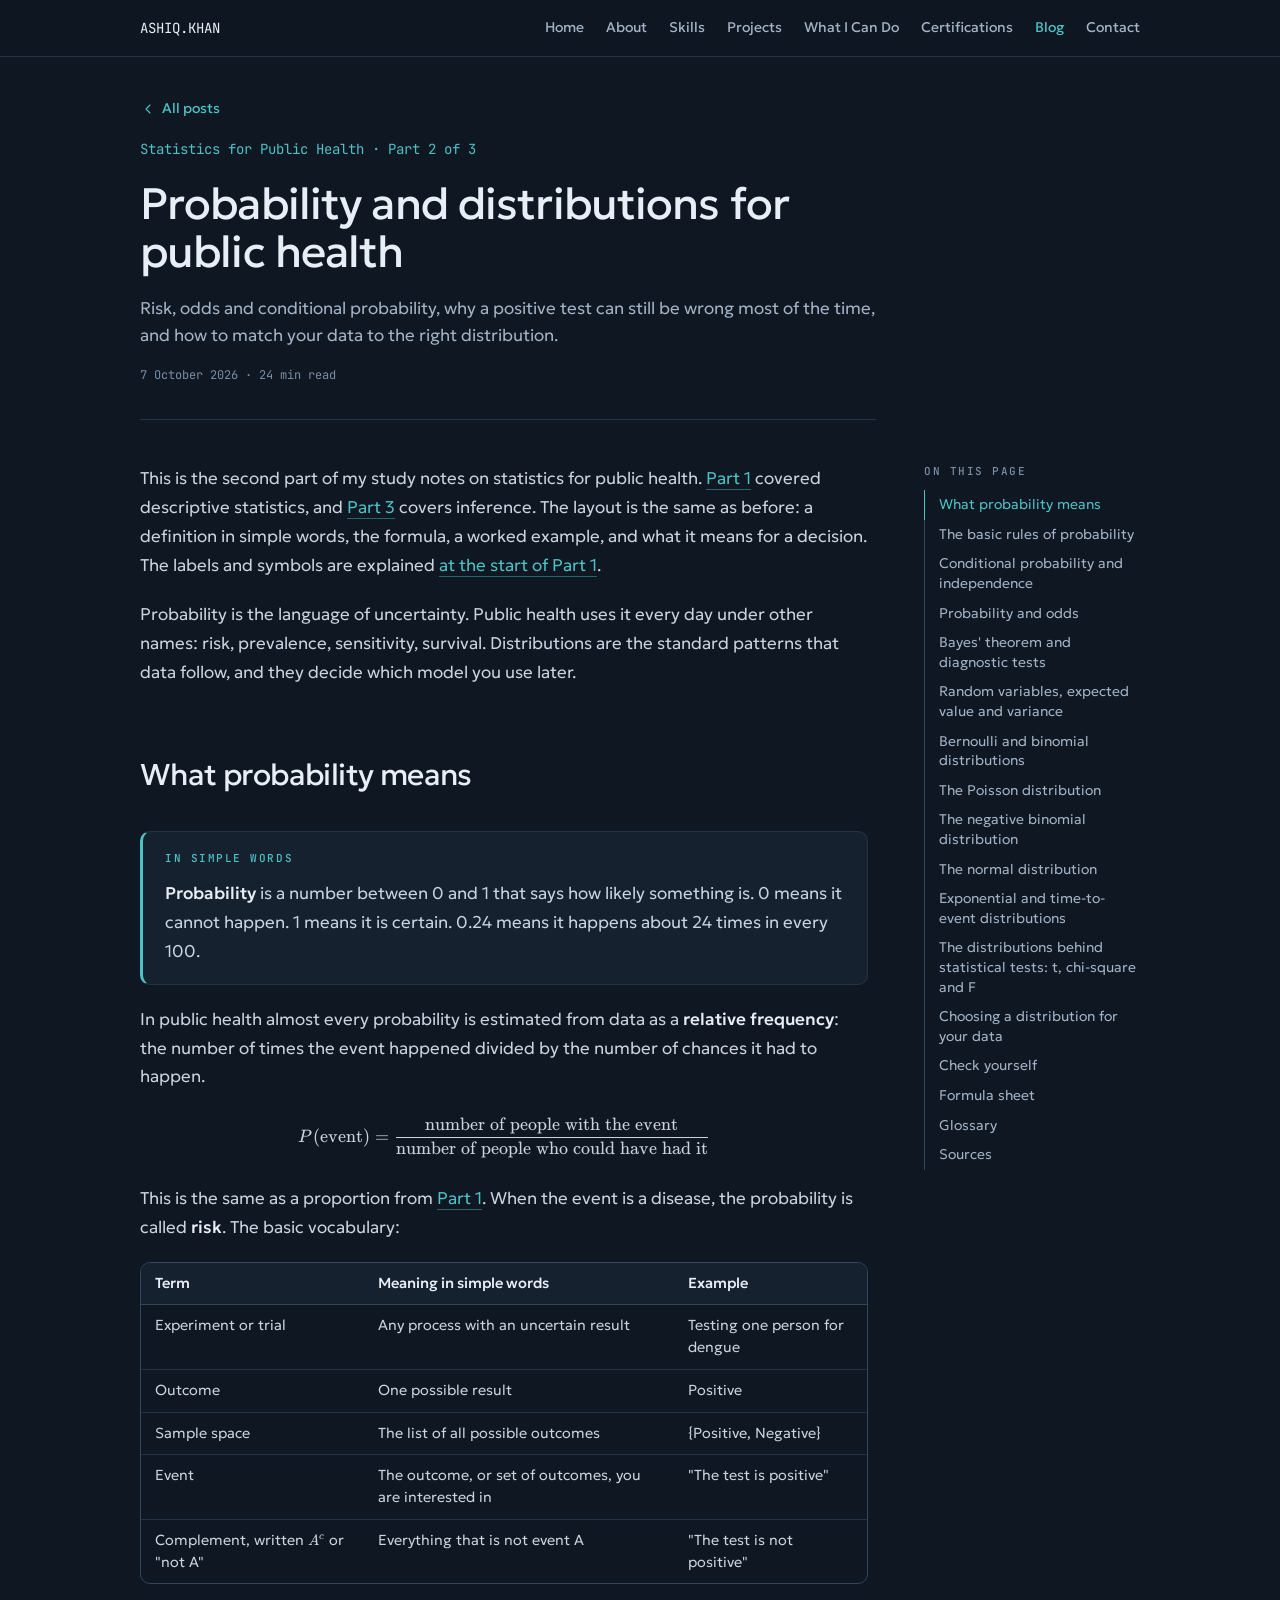
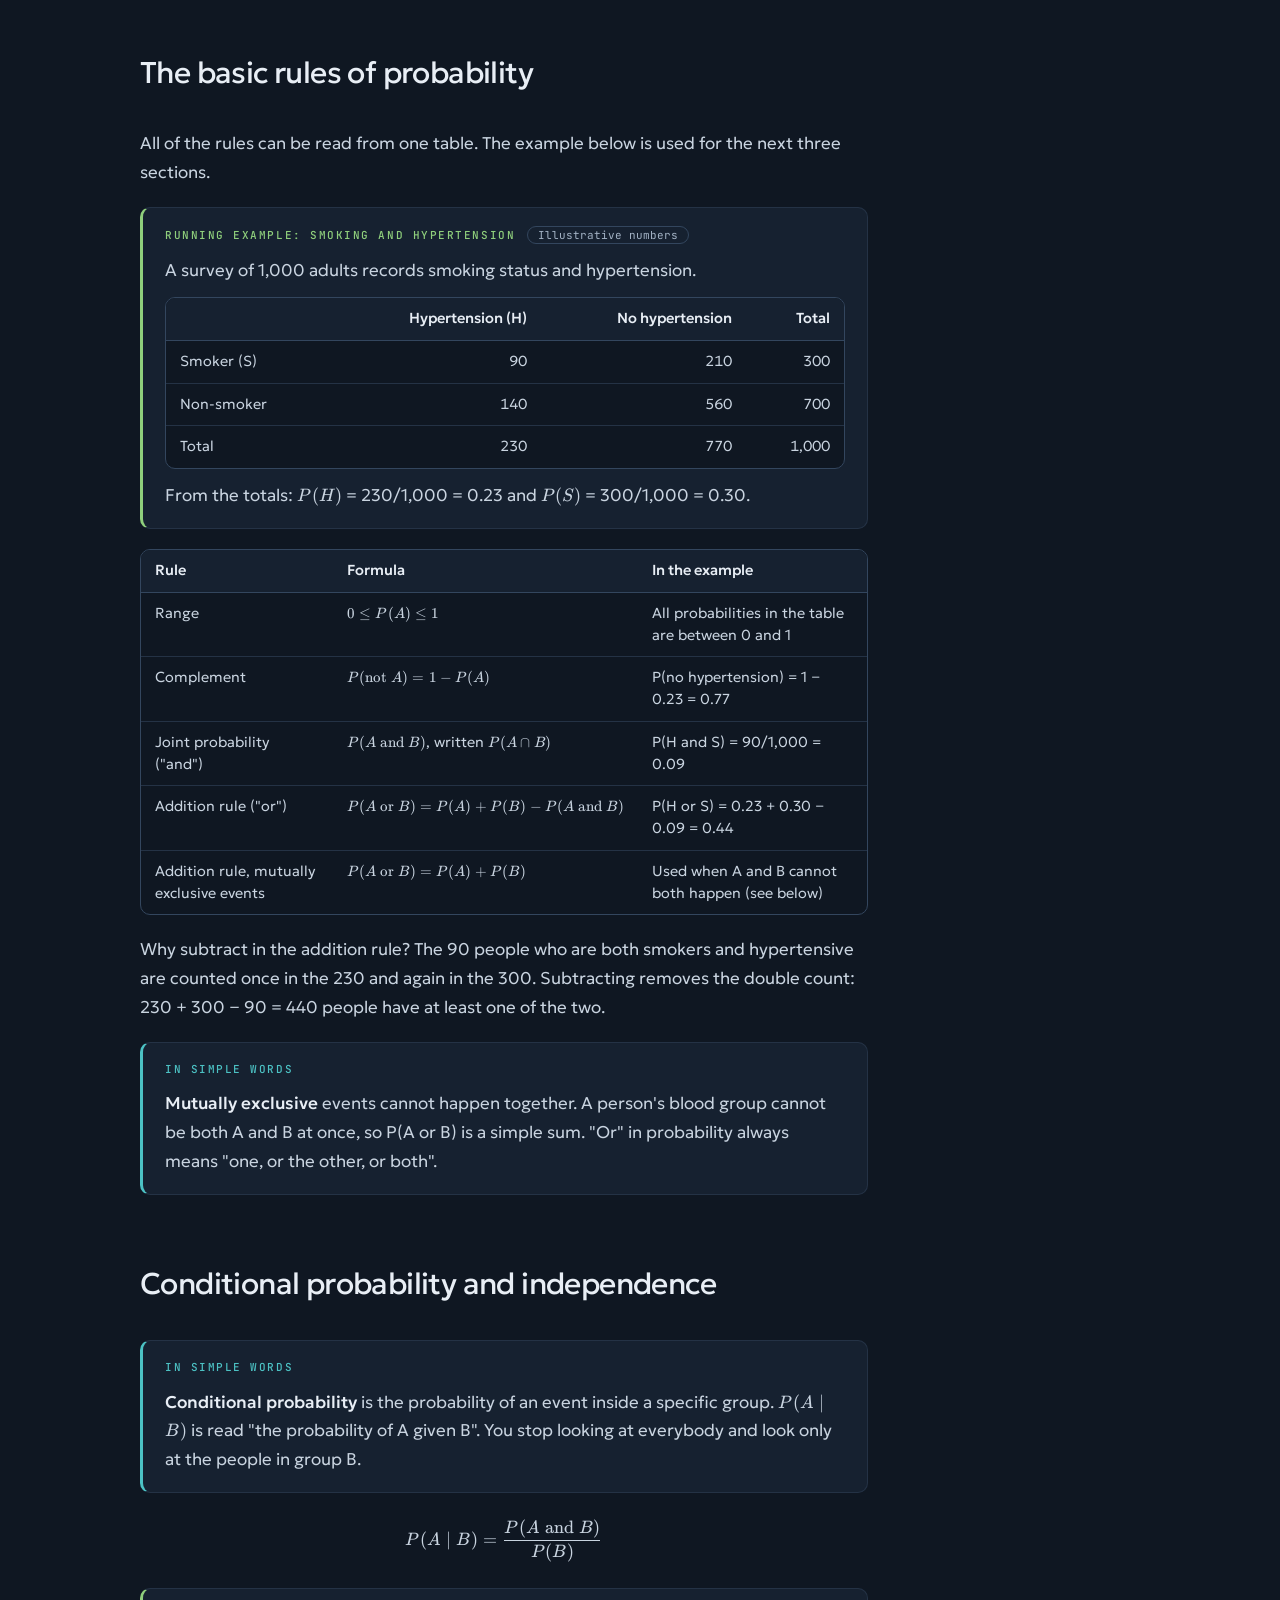
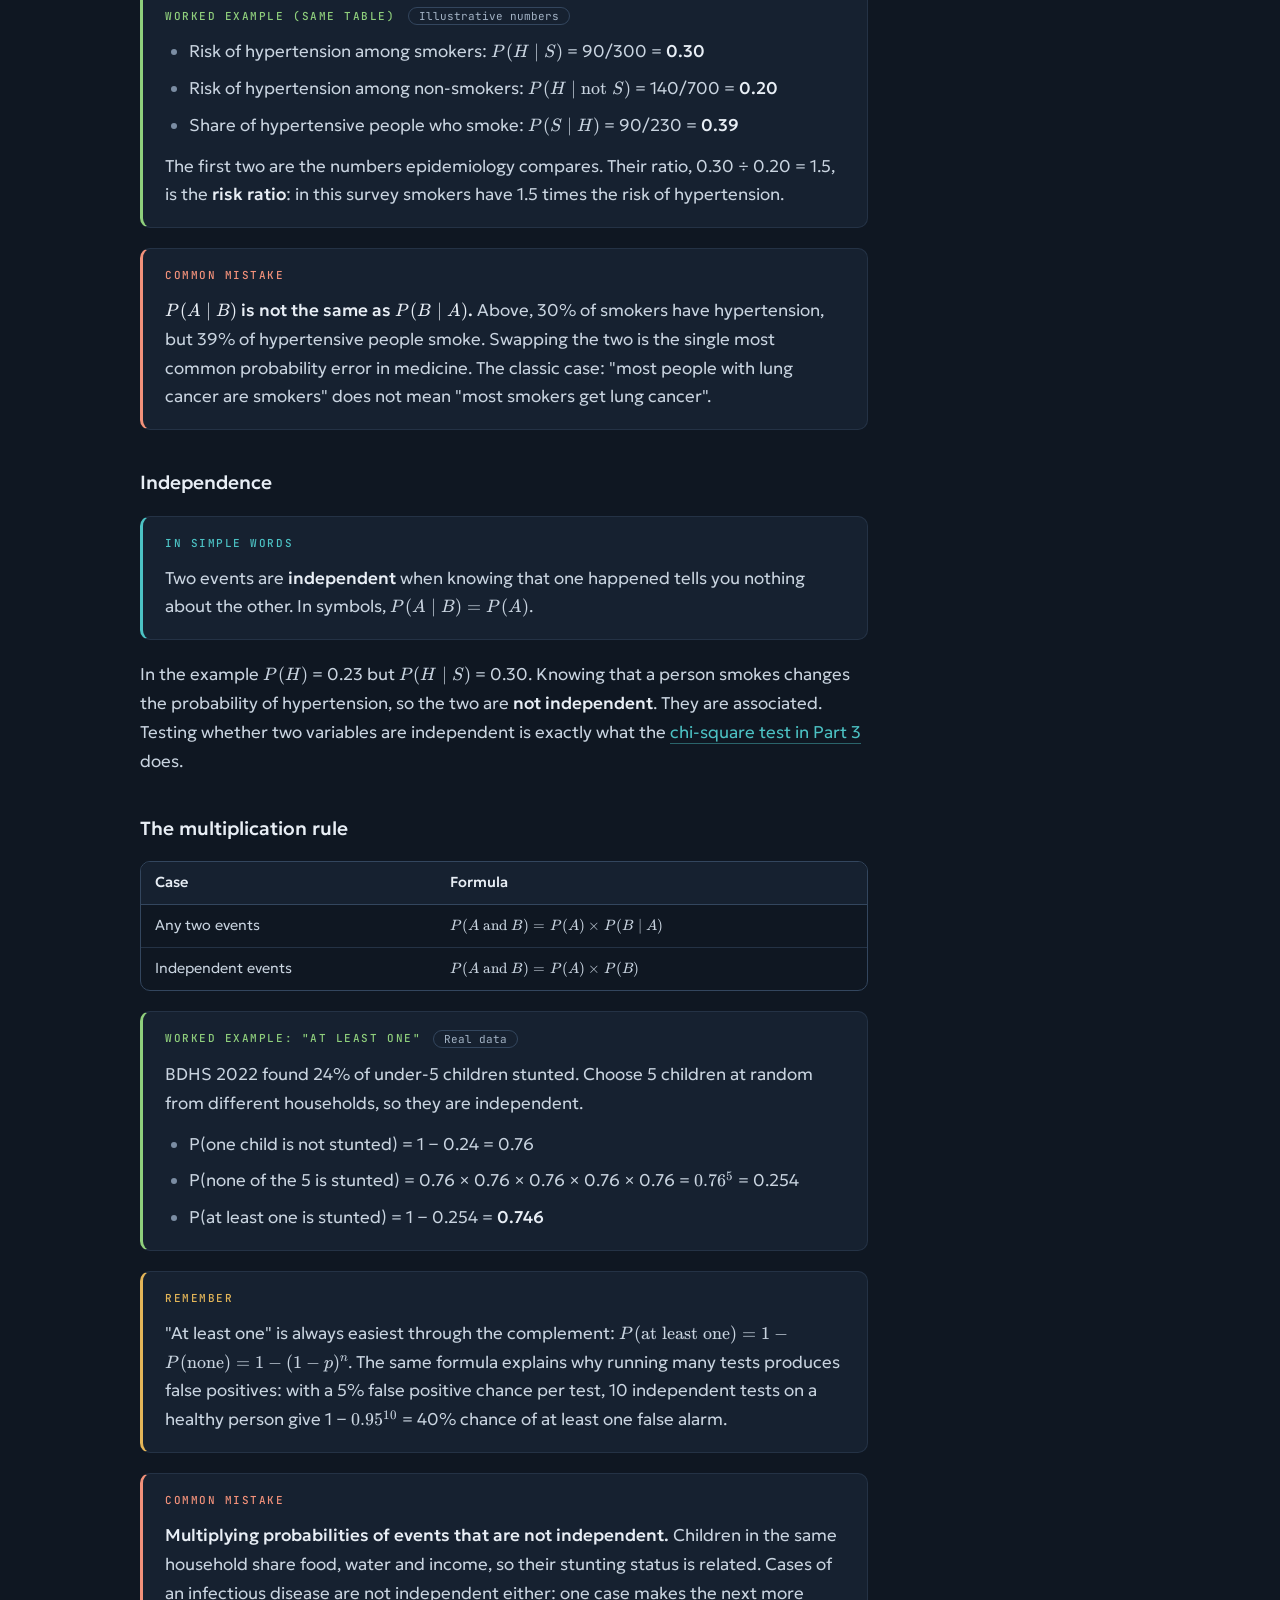
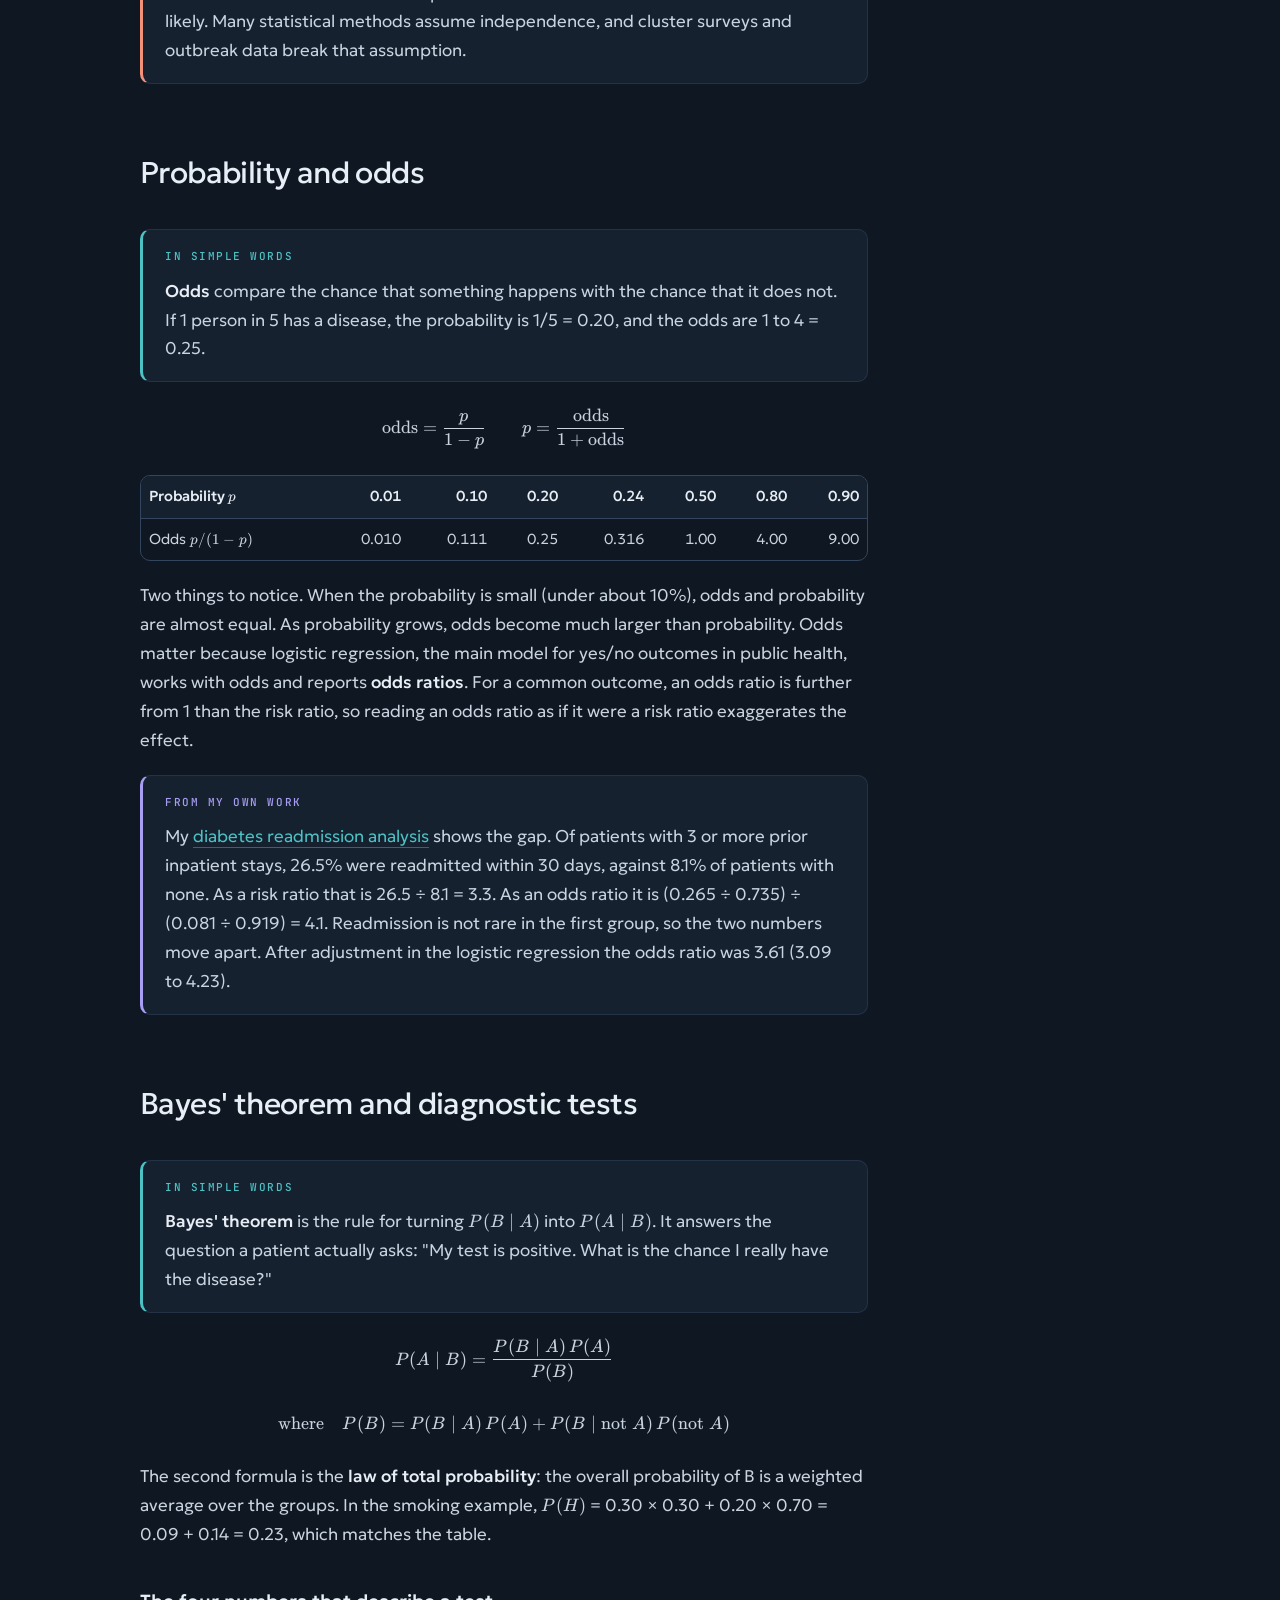
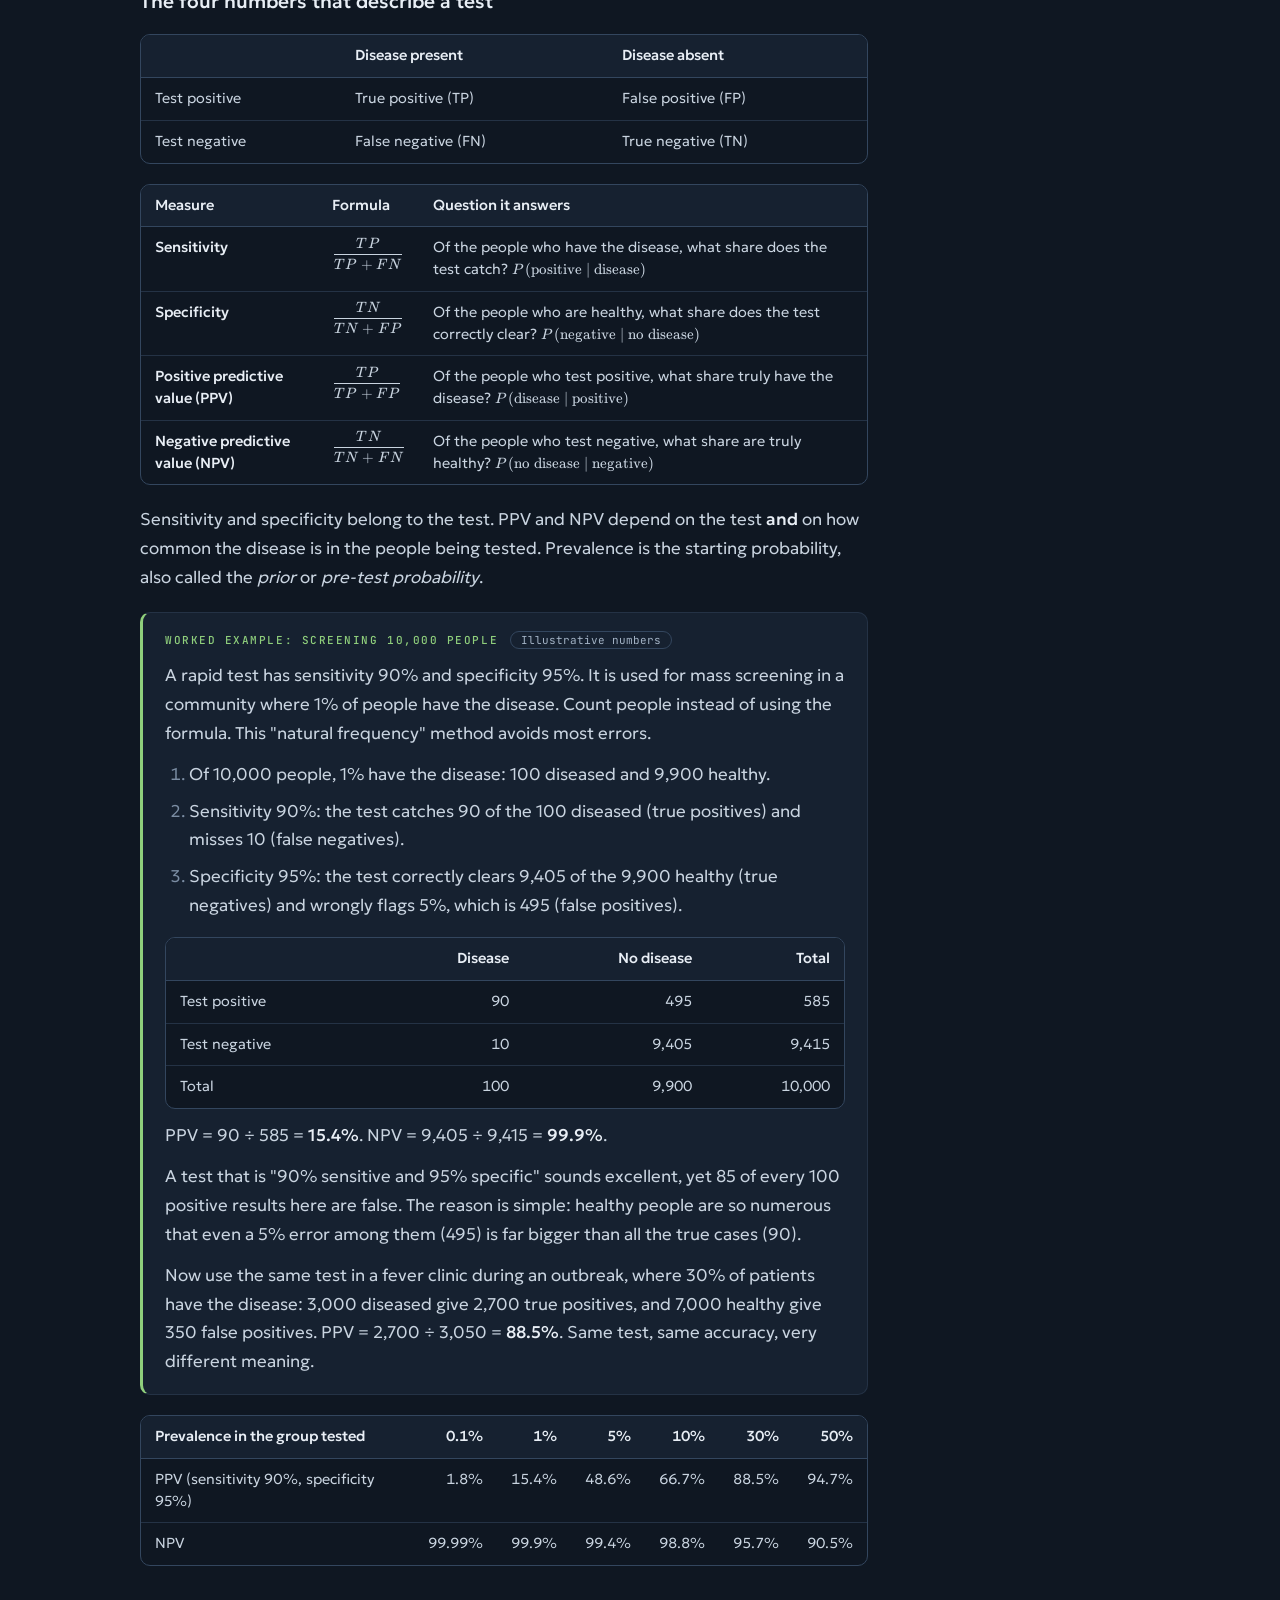
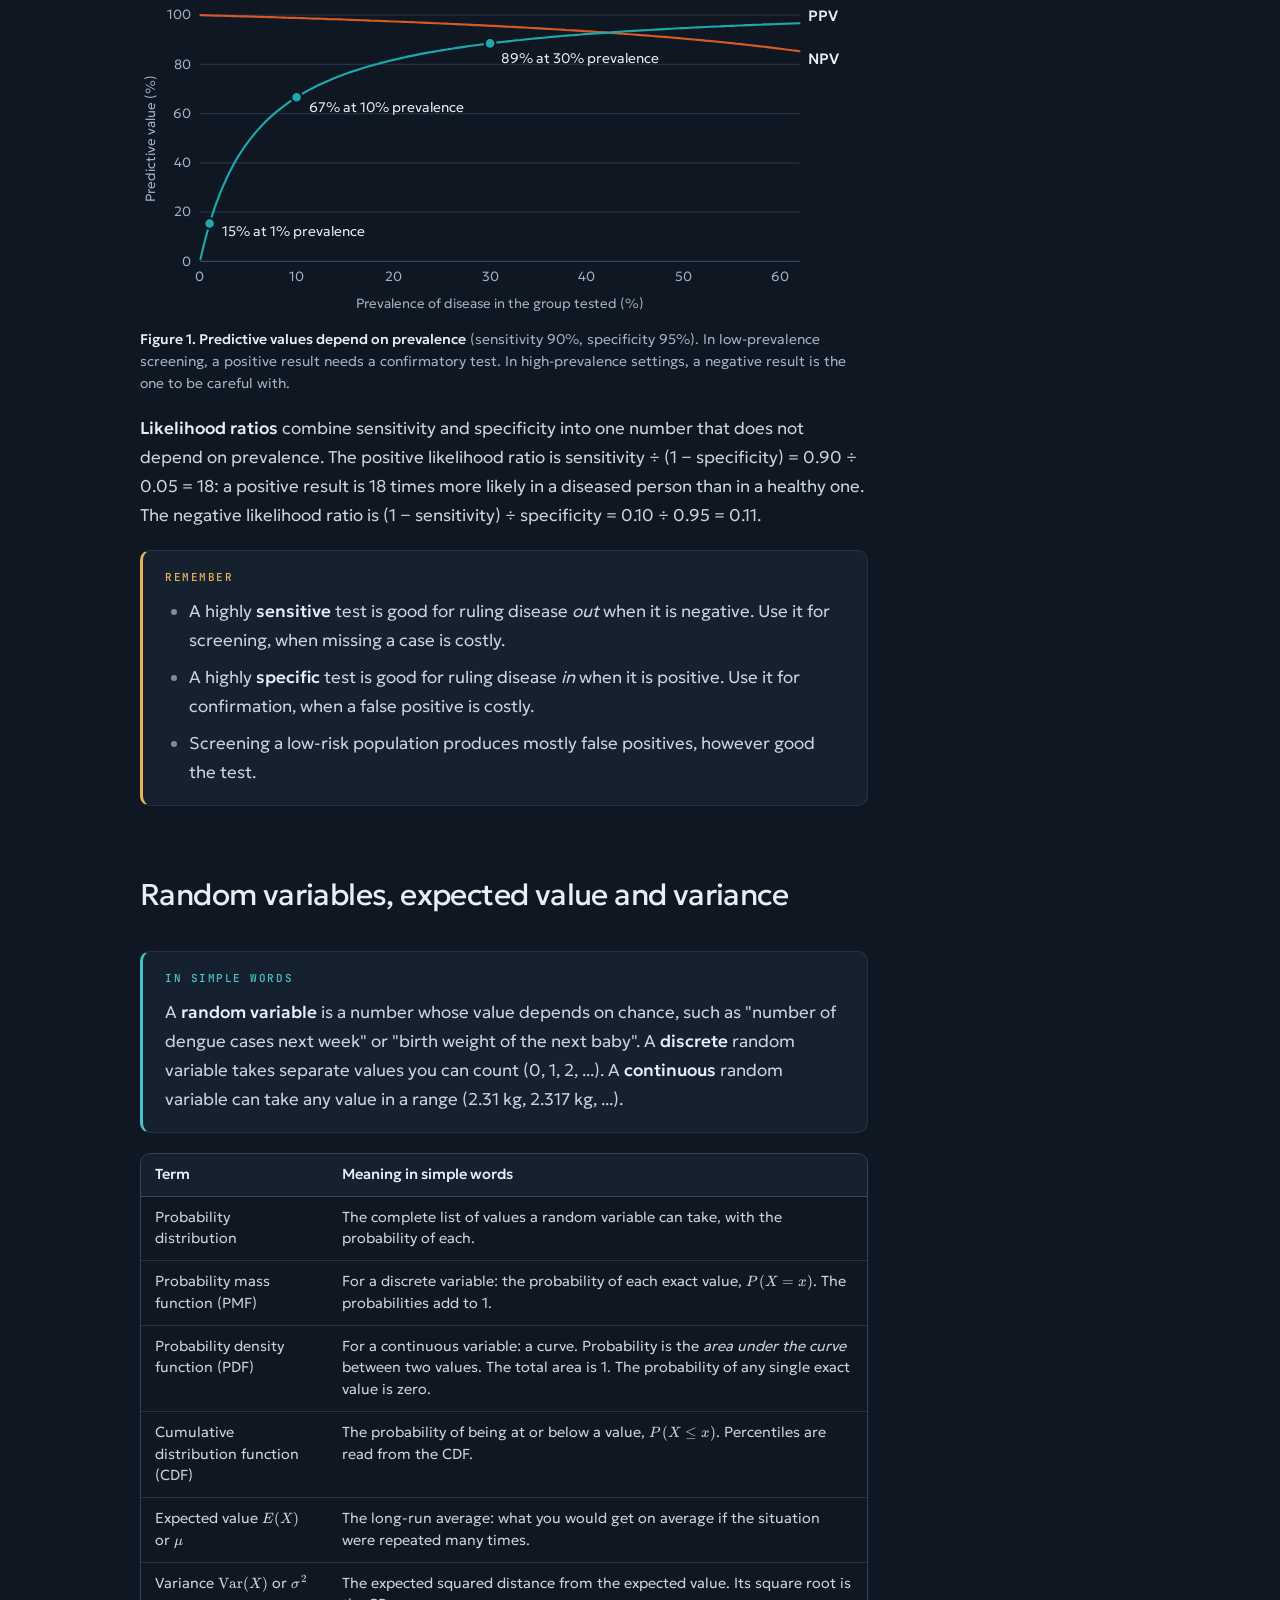
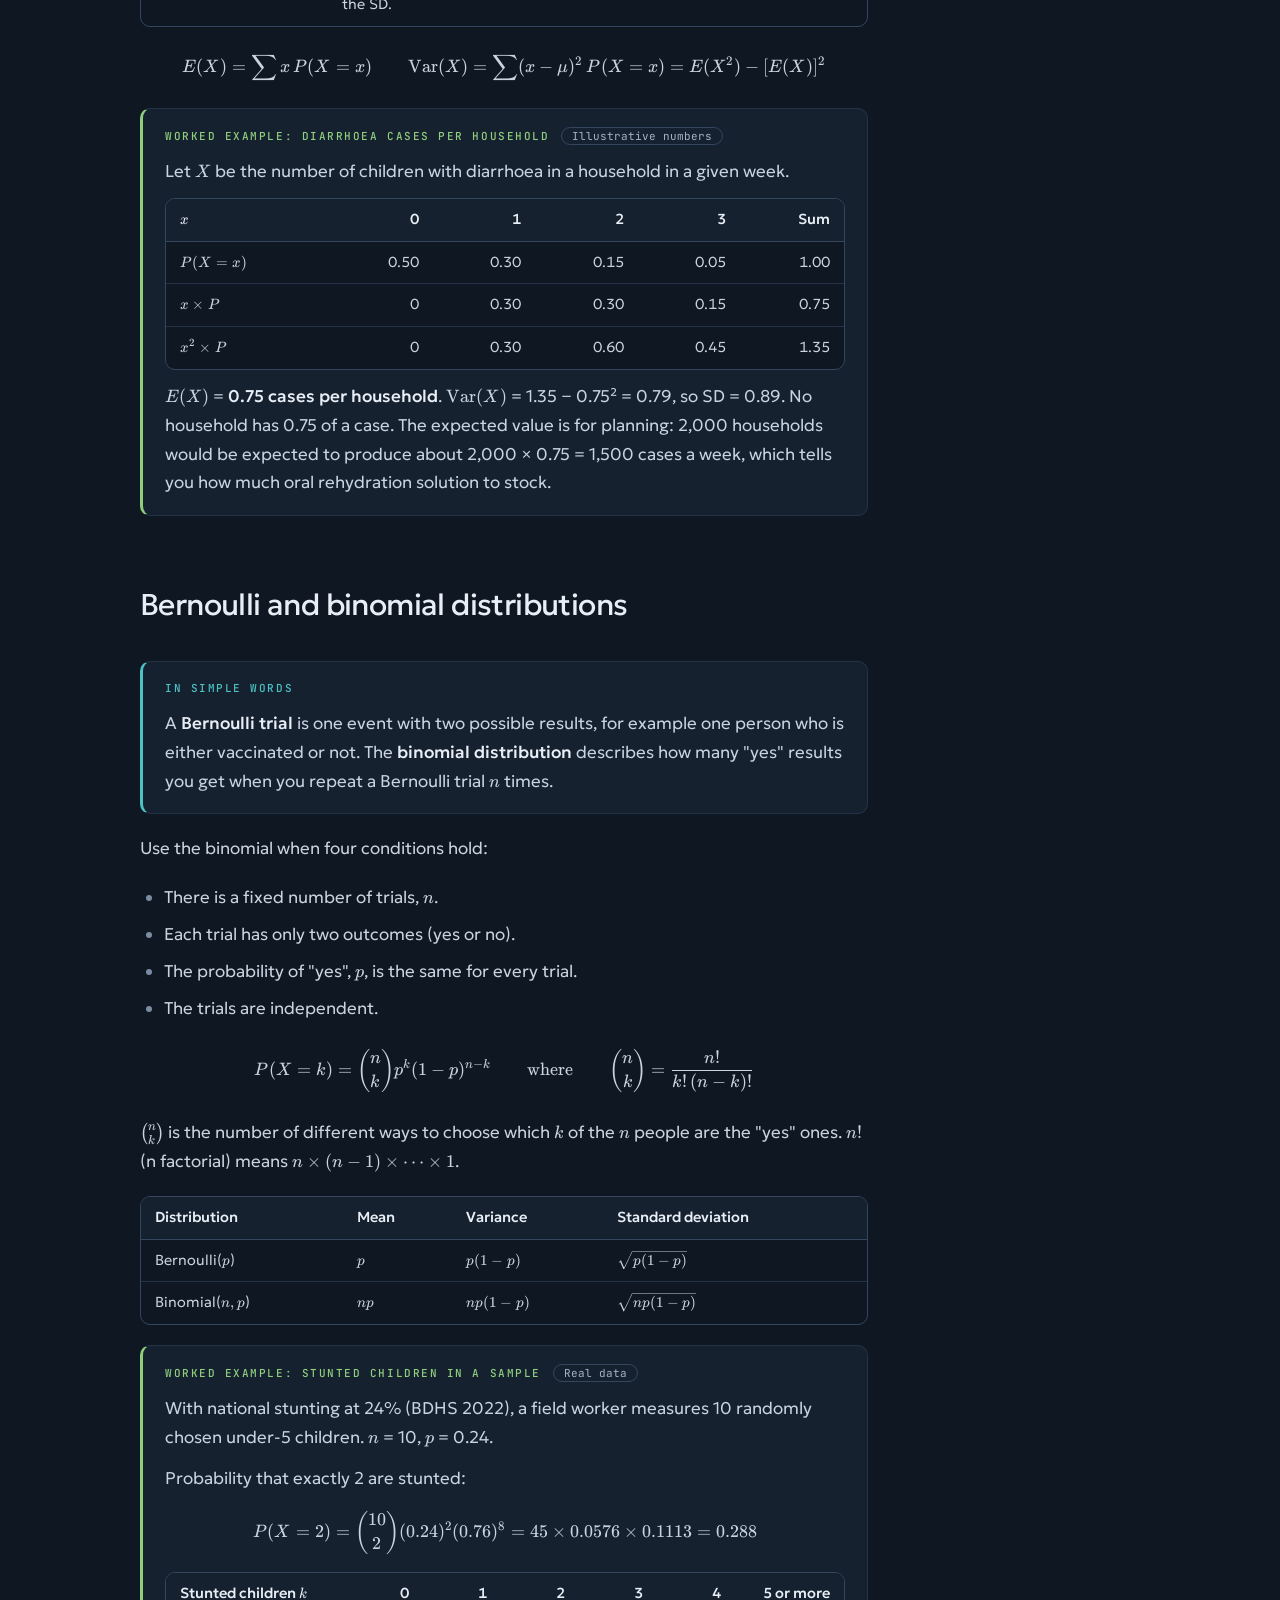
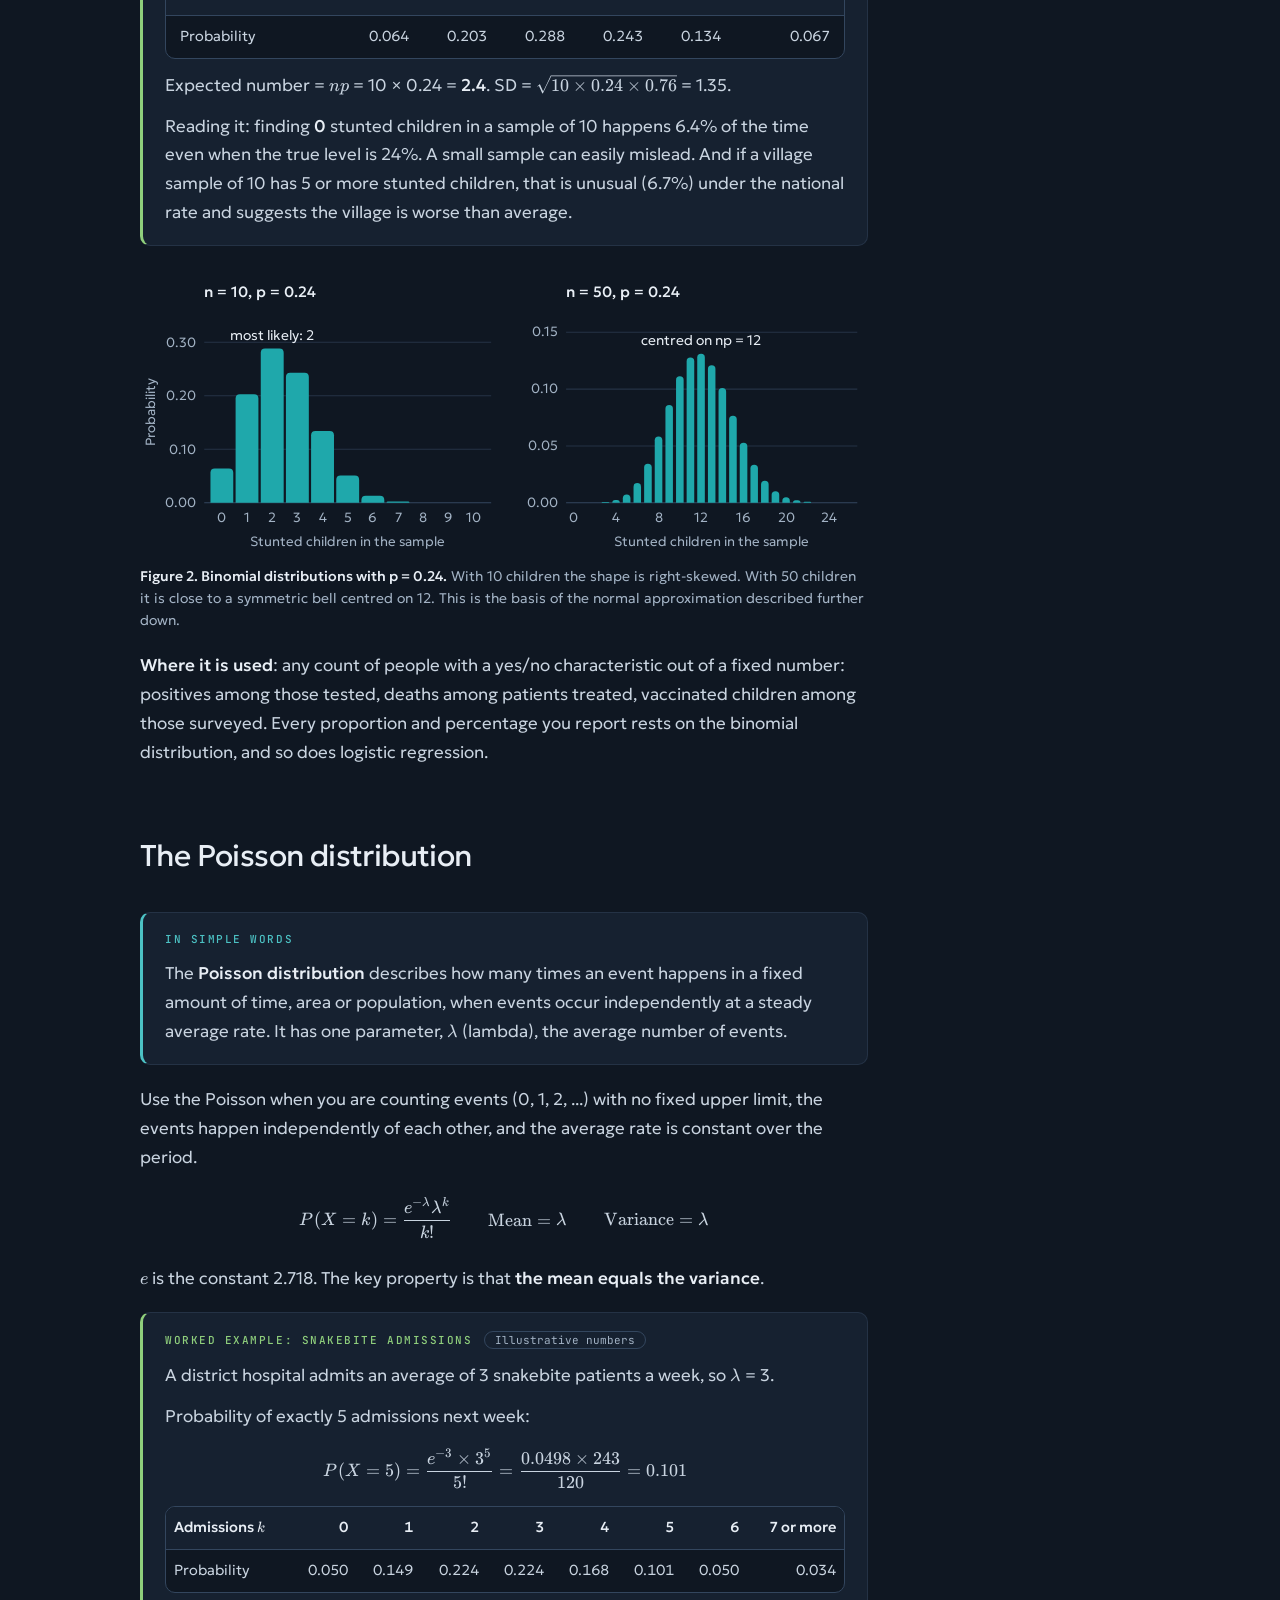
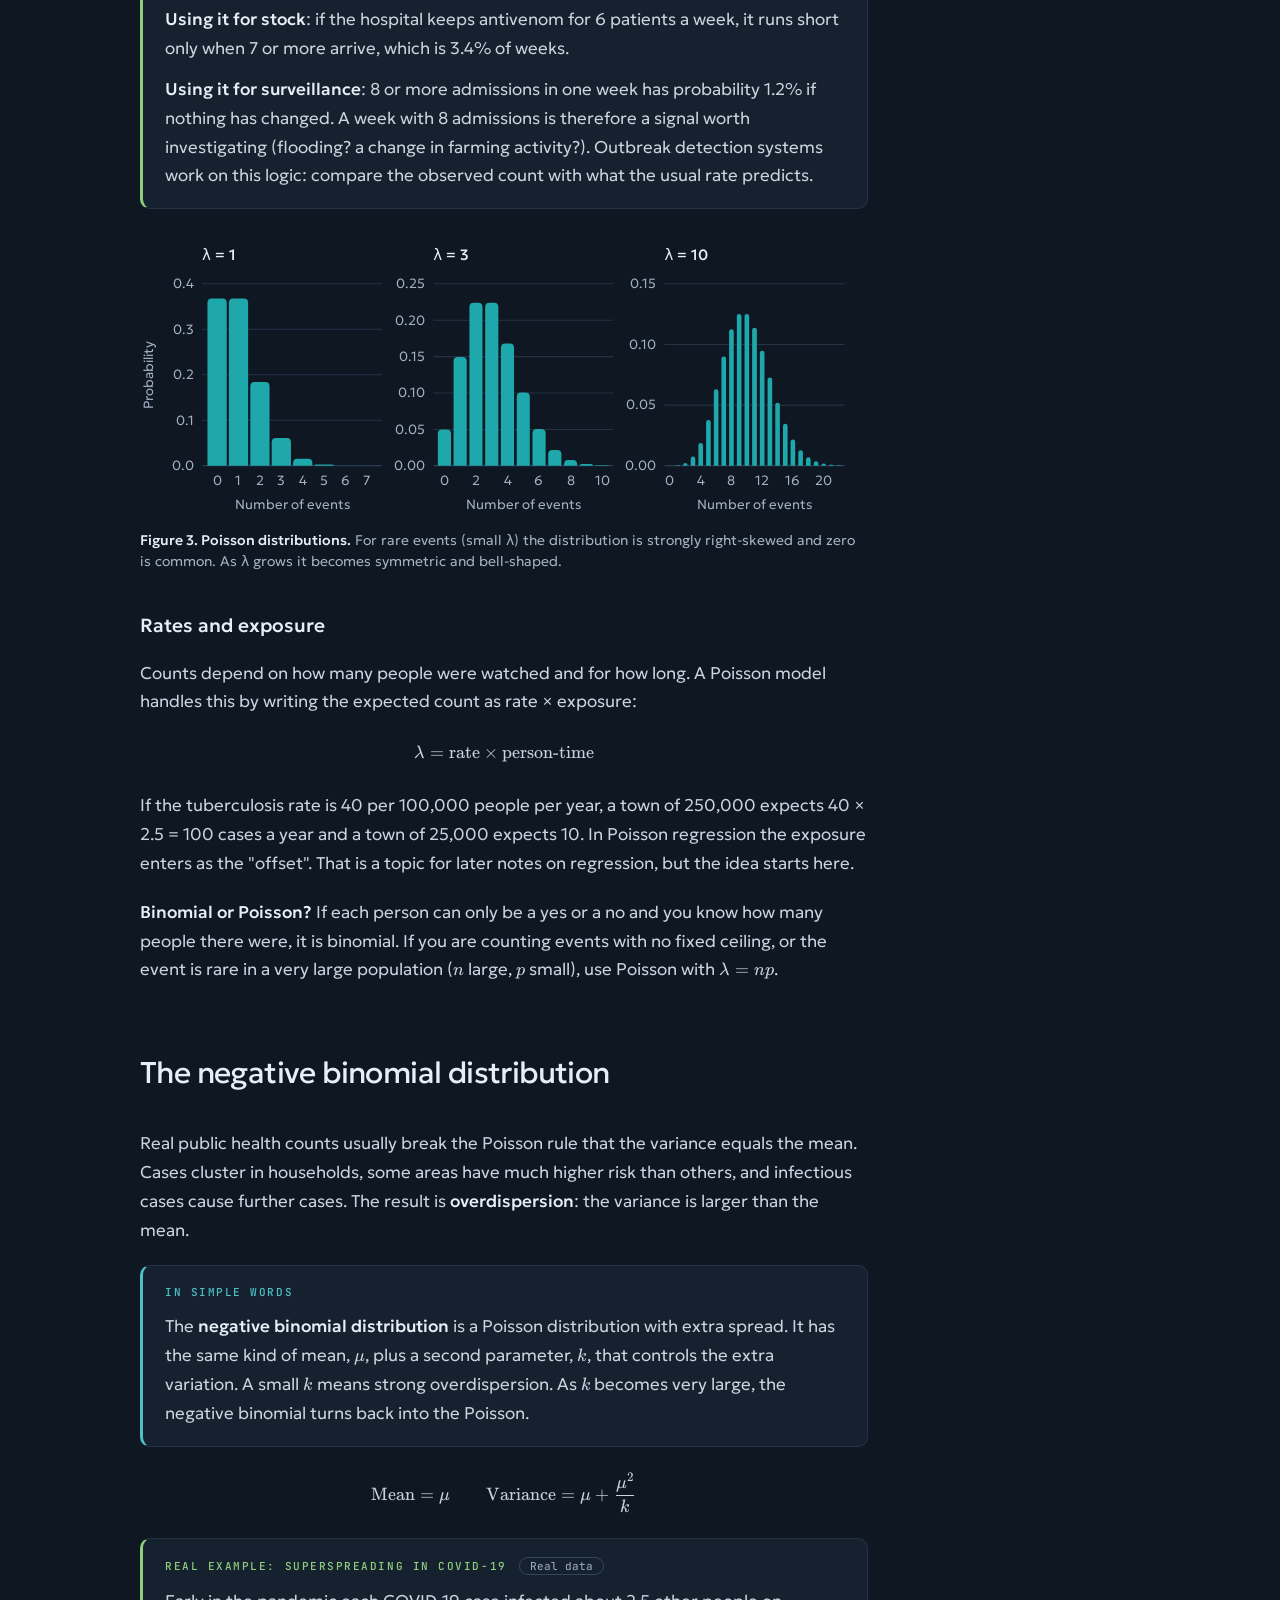
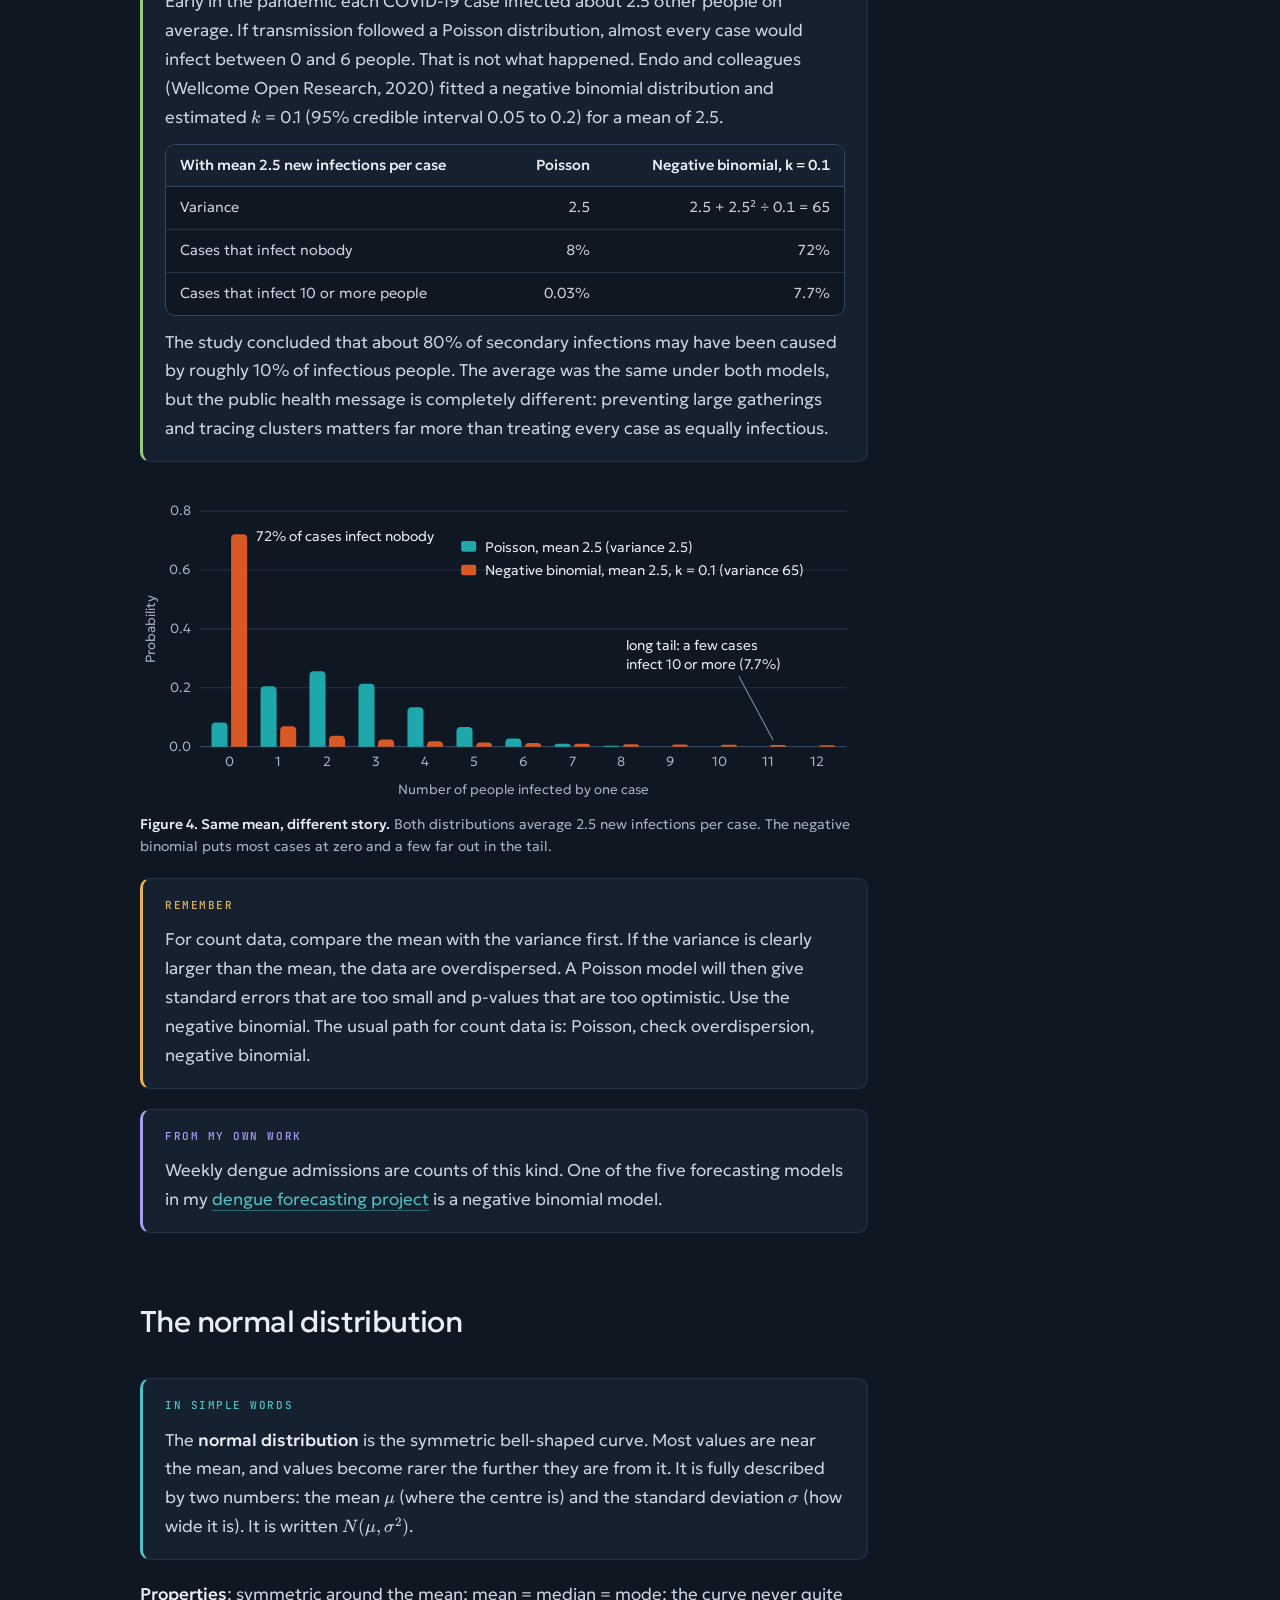
<file: blog/probability-and-distributions.html>
<!doctype html>
<html lang="en">
<head>
<meta charset="utf-8">
<meta name="viewport" content="width=device-width, initial-scale=1">
<title>Probability and distributions for public health | Md. Ashiqur Rahman Khan</title>
<meta name="description" content="Risk, odds and conditional probability, Bayes&#x27; theorem for diagnostic tests, and the binomial, Poisson, negative binomial and normal distributions, with worked public health examples.">
<meta name="author" content="Md. Ashiqur Rahman Khan">
<meta name="theme-color" content="#0f1722">
<link rel="canonical" href="https://ashiq-r-khan.github.io/blog/probability-and-distributions.html">
<meta property="og:title" content="Probability and distributions for public health">
<meta property="og:description" content="Risk, odds and conditional probability, Bayes&#x27; theorem for diagnostic tests, and the binomial, Poisson, negative binomial and normal distributions, with worked public health examples.">
<meta property="og:type" content="article">
<meta property="og:url" content="https://ashiq-r-khan.github.io/blog/probability-and-distributions.html">
<meta property="og:image" content="https://ashiq-r-khan.github.io/assets/blog/probability-and-distributions.jpg">
<meta property="og:image:width" content="1200">
<meta property="og:image:height" content="630">
<meta property="article:published_time" content="2026-10-07">
<meta name="twitter:card" content="summary_large_image">
<link rel="icon" href="../assets/favicon.svg" type="image/svg+xml">
<link rel="stylesheet" href="../assets/katex/katex.min.css">
<link rel="stylesheet" href="../css/style.css?v=20261008a">
</head>
<body>
<svg width="0" height="0" style="position:absolute" aria-hidden="true">
  <defs>
    <symbol id="i-menu" viewBox="0 0 24 24"><path d="M4 6h16M4 12h16M4 18h16"/></symbol>
    <symbol id="i-back" viewBox="0 0 24 24"><path d="m15 18-6-6 6-6"/></symbol>
    <symbol id="i-next" viewBox="0 0 24 24"><path d="m9 18 6-6-6-6"/></symbol>
    <symbol id="i-file" viewBox="0 0 24 24"><path d="M15 2H6a2 2 0 0 0-2 2v16a2 2 0 0 0 2 2h12a2 2 0 0 0 2-2V7z"/><path d="M14 2v4a2 2 0 0 0 2 2h4"/><path d="M10 13h4M10 17h4"/></symbol>
  </defs>
</svg>
<a class="skip" href="#post">Skip to the post</a>
<header class="nav">
  <div class="wrap nav__row">
    <a class="nav__brand" href="../index.html">ASHIQ.KHAN</a>
    <button class="nav__toggle" aria-label="Open menu" aria-expanded="false" aria-controls="nav-links"><svg class="icon"><use href="#i-menu"/></svg></button>
    <nav id="nav-links" aria-label="Sections">
      <a href="../index.html">Home</a>
      <a href="../index.html#about">About</a>
      <a href="../index.html#skills">Skills</a>
      <a href="../index.html#projects">Projects</a>
      <a href="../index.html#services">What I Can Do</a>
      <a href="../index.html#certifications">Certifications</a>
      <a href="index.html" aria-current="true">Blog</a>
      <a href="../index.html#contact">Contact</a>
    </nav>
  </div>
</header>
<main class="wrap art" data-slug="probability-and-distributions">
  <a class="pp__back" href="index.html"><svg class="icon"><use href="#i-back"/></svg>All posts</a>
  <header class="art__head">
    <p class="hero__role">Statistics for Public Health · Part 2 of 3</p>
    <h1>Probability and distributions for public health</h1>
    <p class="pp__intro">Risk, odds and conditional probability, why a positive test can still be wrong most of the time, and how to match your data to the right distribution.</p>
    <p class="art__meta"><time datetime="2026-10-07">7 October 2026</time> · 24 min read</p>
  </header>
  <div class="art__grid">
    <details class="toc" open><summary>On this page</summary><nav id="toc" aria-label="On this page"></nav></details>
    <article id="post" class="body">
<p>This is the second part of my study notes on statistics for public health. <a href="descriptive-statistics.html">Part 1</a> covered descriptive statistics, and <a href="inferential-statistics.html">Part 3</a> covers inference. The layout is the same as before: a definition in simple words, the formula, a worked example, and what it means for a decision. The labels and symbols are explained <a href="descriptive-statistics.html#how-to-read">at the start of Part 1</a>.</p>
<p>Probability is the language of uncertainty. Public health uses it every day under other names: risk, prevalence, sensitivity, survival. Distributions are the standard patterns that data follow, and they decide which model you use later.</p>
<h2 id="what">What probability means</h2>
<div class="box box--simple">
<p class="box__label">In simple words</p>
<p><strong>Probability</strong> is a number between 0 and 1 that says how likely something is. 0 means it cannot happen. 1 means it is certain. 0.24 means it happens about 24 times in every 100.</p>
</div>
<p>In public health almost every probability is estimated from data as a <strong>relative frequency</strong>: the number of times the event happened divided by the number of chances it had to happen.</p>
<p>\[P(\text{event})=\frac{\text{number of people with the event}}{\text{number of people who could have had it}}\]</p>
<p>This is the same as a proportion from <a href="descriptive-statistics.html#rates">Part 1</a>. When the event is a disease, the probability is called <strong>risk</strong>. The basic vocabulary:</p>
<div class="table-wrap t-wide"><table>
<thead>
<tr>
<th>Term</th>
<th>Meaning in simple words</th>
<th>Example</th>
</tr>
</thead>
<tbody>
<tr>
<td>Experiment or trial</td>
<td>Any process with an uncertain result</td>
<td>Testing one person for dengue</td>
</tr>
<tr>
<td>Outcome</td>
<td>One possible result</td>
<td>Positive</td>
</tr>
<tr>
<td>Sample space</td>
<td>The list of all possible outcomes</td>
<td>{Positive, Negative}</td>
</tr>
<tr>
<td>Event</td>
<td>The outcome, or set of outcomes, you are interested in</td>
<td>"The test is positive"</td>
</tr>
<tr>
<td>Complement, written \(A^c\) or "not A"</td>
<td>Everything that is not event A</td>
<td>"The test is not positive"</td>
</tr>
</tbody>
</table></div>
<h2 id="rules">The basic rules of probability</h2>
<p>All of the rules can be read from one table. The example below is used for the next three sections.</p>
<div class="box box--example">
<p class="box__label">Running example: smoking and hypertension <span class="box__tag">Illustrative numbers</span></p>
<p>A survey of 1,000 adults records smoking status and hypertension.</p>
<div class="table-wrap"><table>
<thead>
<tr>
<th></th>
<th class="right">Hypertension (H)</th>
<th class="right">No hypertension</th>
<th class="right">Total</th>
</tr>
</thead>
<tbody>
<tr>
<td>Smoker (S)</td>
<td class="right">90</td>
<td class="right">210</td>
<td class="right">300</td>
</tr>
<tr>
<td>Non-smoker</td>
<td class="right">140</td>
<td class="right">560</td>
<td class="right">700</td>
</tr>
<tr>
<td>Total</td>
<td class="right">230</td>
<td class="right">770</td>
<td class="right">1,000</td>
</tr>
</tbody>
</table></div>
<p>From the totals: \(P(H)\) = 230/1,000 = 0.23 and \(P(S)\) = 300/1,000 = 0.30.</p>
</div>
<div class="table-wrap t-wide"><table>
<thead>
<tr>
<th>Rule</th>
<th>Formula</th>
<th>In the example</th>
</tr>
</thead>
<tbody>
<tr>
<td>Range</td>
<td>\(0\le P(A)\le 1\)</td>
<td>All probabilities in the table are between 0 and 1</td>
</tr>
<tr>
<td>Complement</td>
<td>\(P(\text{not }A)=1-P(A)\)</td>
<td>P(no hypertension) = 1 − 0.23 = 0.77</td>
</tr>
<tr>
<td>Joint probability ("and")</td>
<td>\(P(A\text{ and }B)\), written \(P(A\cap B)\)</td>
<td>P(H and S) = 90/1,000 = 0.09</td>
</tr>
<tr>
<td>Addition rule ("or")</td>
<td>\(P(A\text{ or }B)=P(A)+P(B)-P(A\text{ and }B)\)</td>
<td>P(H or S) = 0.23 + 0.30 − 0.09 = 0.44</td>
</tr>
<tr>
<td>Addition rule, mutually exclusive events</td>
<td>\(P(A\text{ or }B)=P(A)+P(B)\)</td>
<td>Used when A and B cannot both happen (see below)</td>
</tr>
</tbody>
</table></div>
<p>Why subtract in the addition rule? The 90 people who are both smokers and hypertensive are counted once in the 230 and again in the 300. Subtracting removes the double count: 230 + 300 − 90 = 440 people have at least one of the two.</p>
<div class="box box--simple">
<p class="box__label">In simple words</p>
<p><strong>Mutually exclusive</strong> events cannot happen together. A person's blood group cannot be both A and B at once, so P(A or B) is a simple sum. "Or" in probability always means "one, or the other, or both".</p>
</div>
<h2 id="conditional">Conditional probability and independence</h2>
<div class="box box--simple">
<p class="box__label">In simple words</p>
<p><strong>Conditional probability</strong> is the probability of an event inside a specific group. \(P(A\mid B)\) is read "the probability of A given B". You stop looking at everybody and look only at the people in group B.</p>
</div>
<p>\[P(A\mid B)=\frac{P(A\text{ and }B)}{P(B)}\]</p>
<div class="box box--example">
<p class="box__label">Worked example (same table) <span class="box__tag">Illustrative numbers</span></p>
<ul>
<li>Risk of hypertension among smokers: \(P(H\mid S)\) = 90/300 = <strong>0.30</strong></li>
<li>Risk of hypertension among non-smokers: \(P(H\mid\text{not }S)\) = 140/700 = <strong>0.20</strong></li>
<li>Share of hypertensive people who smoke: \(P(S\mid H)\) = 90/230 = <strong>0.39</strong></li>
</ul>
<p>The first two are the numbers epidemiology compares. Their ratio, 0.30 ÷ 0.20 = 1.5, is the <strong>risk ratio</strong>: in this survey smokers have 1.5 times the risk of hypertension.</p>
</div>
<div class="box box--mistake">
<p class="box__label">Common mistake</p>
<p><strong>\(P(A\mid B)\) is not the same as \(P(B\mid A)\).</strong> Above, 30% of smokers have hypertension, but 39% of hypertensive people smoke. Swapping the two is the single most common probability error in medicine. The classic case: "most people with lung cancer are smokers" does not mean "most smokers get lung cancer".</p>
</div>
<h3>Independence</h3>
<div class="box box--simple">
<p class="box__label">In simple words</p>
<p>Two events are <strong>independent</strong> when knowing that one happened tells you nothing about the other. In symbols, \(P(A\mid B)=P(A)\).</p>
</div>
<p>In the example \(P(H)\) = 0.23 but \(P(H\mid S)\) = 0.30. Knowing that a person smokes changes the probability of hypertension, so the two are <strong>not independent</strong>. They are associated. Testing whether two variables are independent is exactly what the <a href="inferential-statistics.html#chi-square">chi-square test in Part 3</a> does.</p>
<h3>The multiplication rule</h3>
<div class="table-wrap"><table>
<thead>
<tr>
<th>Case</th>
<th>Formula</th>
</tr>
</thead>
<tbody>
<tr>
<td>Any two events</td>
<td>\(P(A\text{ and }B)=P(A)\times P(B\mid A)\)</td>
</tr>
<tr>
<td>Independent events</td>
<td>\(P(A\text{ and }B)=P(A)\times P(B)\)</td>
</tr>
</tbody>
</table></div>
<div class="box box--example">
<p class="box__label">Worked example: "at least one" <span class="box__tag">Real data</span></p>
<p>BDHS 2022 found 24% of under-5 children stunted. Choose 5 children at random from different households, so they are independent.</p>
<ul>
<li>P(one child is not stunted) = 1 − 0.24 = 0.76</li>
<li>P(none of the 5 is stunted) = 0.76 × 0.76 × 0.76 × 0.76 × 0.76 = \(0.76^5\) = 0.254</li>
<li>P(at least one is stunted) = 1 − 0.254 = <strong>0.746</strong></li>
</ul>
</div>
<div class="box box--remember">
<p class="box__label">Remember</p>
<p>"At least one" is always easiest through the complement: \(P(\text{at least one})=1-P(\text{none})=1-(1-p)^n\). The same formula explains why running many tests produces false positives: with a 5% false positive chance per test, 10 independent tests on a healthy person give 1 − \(0.95^{10}\) = 40% chance of at least one false alarm.</p>
</div>
<div class="box box--mistake">
<p class="box__label">Common mistake</p>
<p><strong>Multiplying probabilities of events that are not independent.</strong> Children in the same household share food, water and income, so their stunting status is related. Cases of an infectious disease are not independent either: one case makes the next more likely. Many statistical methods assume independence, and cluster surveys and outbreak data break that assumption.</p>
</div>
<h2 id="odds">Probability and odds</h2>
<div class="box box--simple">
<p class="box__label">In simple words</p>
<p><strong>Odds</strong> compare the chance that something happens with the chance that it does not. If 1 person in 5 has a disease, the probability is 1/5 = 0.20, and the odds are 1 to 4 = 0.25.</p>
</div>
<p>\[\text{odds}=\frac{p}{1-p}\qquad p=\frac{\text{odds}}{1+\text{odds}}\]</p>
<div class="table-wrap t-dense"><table>
<thead>
<tr>
<th>Probability \(p\)</th>
<th class="right">0.01</th>
<th class="right">0.10</th>
<th class="right">0.20</th>
<th class="right">0.24</th>
<th class="right">0.50</th>
<th class="right">0.80</th>
<th class="right">0.90</th>
</tr>
</thead>
<tbody>
<tr>
<td>Odds \(p/(1-p)\)</td>
<td class="right">0.010</td>
<td class="right">0.111</td>
<td class="right">0.25</td>
<td class="right">0.316</td>
<td class="right">1.00</td>
<td class="right">4.00</td>
<td class="right">9.00</td>
</tr>
</tbody>
</table></div>
<p>Two things to notice. When the probability is small (under about 10%), odds and probability are almost equal. As probability grows, odds become much larger than probability. Odds matter because logistic regression, the main model for yes/no outcomes in public health, works with odds and reports <strong>odds ratios</strong>. For a common outcome, an odds ratio is further from 1 than the risk ratio, so reading an odds ratio as if it were a risk ratio exaggerates the effect.</p>
<div class="box box--own">
<p class="box__label">From my own work</p>
<p>My <a href="../project.html?p=diabetes">diabetes readmission analysis</a> shows the gap. Of patients with 3 or more prior inpatient stays, 26.5% were readmitted within 30 days, against 8.1% of patients with none. As a risk ratio that is 26.5 ÷ 8.1 = 3.3. As an odds ratio it is (0.265 ÷ 0.735) ÷ (0.081 ÷ 0.919) = 4.1. Readmission is not rare in the first group, so the two numbers move apart. After adjustment in the logistic regression the odds ratio was 3.61 (3.09 to 4.23).</p>
</div>
<h2 id="bayes">Bayes' theorem and diagnostic tests</h2>
<div class="box box--simple">
<p class="box__label">In simple words</p>
<p><strong>Bayes' theorem</strong> is the rule for turning \(P(B\mid A)\) into \(P(A\mid B)\). It answers the question a patient actually asks: "My test is positive. What is the chance I really have the disease?"</p>
</div>
<p>\[P(A\mid B)=\frac{P(B\mid A)\,P(A)}{P(B)}\]</p>
<p>\[\text{where}\quad P(B)=P(B\mid A)\,P(A)+P(B\mid\text{not }A)\,P(\text{not }A)\]</p>
<p>The second formula is the <strong>law of total probability</strong>: the overall probability of B is a weighted average over the groups. In the smoking example, \(P(H)\) = 0.30 × 0.30 + 0.20 × 0.70 = 0.09 + 0.14 = 0.23, which matches the table.</p>
<h3>The four numbers that describe a test</h3>
<div class="table-wrap"><table>
<thead>
<tr>
<th></th>
<th>Disease present</th>
<th>Disease absent</th>
</tr>
</thead>
<tbody>
<tr>
<td>Test positive</td>
<td>True positive (TP)</td>
<td>False positive (FP)</td>
</tr>
<tr>
<td>Test negative</td>
<td>False negative (FN)</td>
<td>True negative (TN)</td>
</tr>
</tbody>
</table></div>
<div class="table-wrap t-wide"><table>
<thead>
<tr>
<th>Measure</th>
<th>Formula</th>
<th>Question it answers</th>
</tr>
</thead>
<tbody>
<tr>
<td><strong>Sensitivity</strong></td>
<td>\(\dfrac{TP}{TP+FN}\)</td>
<td>Of the people who have the disease, what share does the test catch? \(P(\text{positive}\mid\text{disease})\)</td>
</tr>
<tr>
<td><strong>Specificity</strong></td>
<td>\(\dfrac{TN}{TN+FP}\)</td>
<td>Of the people who are healthy, what share does the test correctly clear? \(P(\text{negative}\mid\text{no disease})\)</td>
</tr>
<tr>
<td><strong>Positive predictive value (PPV)</strong></td>
<td>\(\dfrac{TP}{TP+FP}\)</td>
<td>Of the people who test positive, what share truly have the disease? \(P(\text{disease}\mid\text{positive})\)</td>
</tr>
<tr>
<td><strong>Negative predictive value (NPV)</strong></td>
<td>\(\dfrac{TN}{TN+FN}\)</td>
<td>Of the people who test negative, what share are truly healthy? \(P(\text{no disease}\mid\text{negative})\)</td>
</tr>
</tbody>
</table></div>
<p>Sensitivity and specificity belong to the test. PPV and NPV depend on the test <strong>and</strong> on how common the disease is in the people being tested. Prevalence is the starting probability, also called the <em>prior</em> or <em>pre-test probability</em>.</p>
<div class="box box--example">
<p class="box__label">Worked example: screening 10,000 people <span class="box__tag">Illustrative numbers</span></p>
<p>A rapid test has sensitivity 90% and specificity 95%. It is used for mass screening in a community where 1% of people have the disease. Count people instead of using the formula. This "natural frequency" method avoids most errors.</p>
<ol>
<li>Of 10,000 people, 1% have the disease: 100 diseased and 9,900 healthy.</li>
<li>Sensitivity 90%: the test catches 90 of the 100 diseased (true positives) and misses 10 (false negatives).</li>
<li>Specificity 95%: the test correctly clears 9,405 of the 9,900 healthy (true negatives) and wrongly flags 5%, which is 495 (false positives).</li>
</ol>
<div class="table-wrap"><table>
<thead>
<tr>
<th></th>
<th class="right">Disease</th>
<th class="right">No disease</th>
<th class="right">Total</th>
</tr>
</thead>
<tbody>
<tr>
<td>Test positive</td>
<td class="right">90</td>
<td class="right">495</td>
<td class="right">585</td>
</tr>
<tr>
<td>Test negative</td>
<td class="right">10</td>
<td class="right">9,405</td>
<td class="right">9,415</td>
</tr>
<tr>
<td>Total</td>
<td class="right">100</td>
<td class="right">9,900</td>
<td class="right">10,000</td>
</tr>
</tbody>
</table></div>
<p>PPV = 90 ÷ 585 = <strong>15.4%</strong>. NPV = 9,405 ÷ 9,415 = <strong>99.9%</strong>.</p>
<p>A test that is "90% sensitive and 95% specific" sounds excellent, yet 85 of every 100 positive results here are false. The reason is simple: healthy people are so numerous that even a 5% error among them (495) is far bigger than all the true cases (90).</p>
<p>Now use the same test in a fever clinic during an outbreak, where 30% of patients have the disease: 3,000 diseased give 2,700 true positives, and 7,000 healthy give 350 false positives. PPV = 2,700 ÷ 3,050 = <strong>88.5%</strong>. Same test, same accuracy, very different meaning.</p>
</div>
<div class="table-wrap"><table>
<thead>
<tr>
<th>Prevalence in the group tested</th>
<th class="right">0.1%</th>
<th class="right">1%</th>
<th class="right">5%</th>
<th class="right">10%</th>
<th class="right">30%</th>
<th class="right">50%</th>
</tr>
</thead>
<tbody>
<tr>
<td>PPV (sensitivity 90%, specificity 95%)</td>
<td class="right">1.8%</td>
<td class="right">15.4%</td>
<td class="right">48.6%</td>
<td class="right">66.7%</td>
<td class="right">88.5%</td>
<td class="right">94.7%</td>
</tr>
<tr>
<td>NPV</td>
<td class="right">99.99%</td>
<td class="right">99.9%</td>
<td class="right">99.4%</td>
<td class="right">98.8%</td>
<td class="right">95.7%</td>
<td class="right">90.5%</td>
</tr>
</tbody>
</table></div>
<figure class="fig" id="fig-1">
<div class="fig__scroll"><svg viewBox="0 0 680 298" role="img" aria-label="Line chart of positive and negative predictive value against prevalence for a test with 90% sensitivity and 95% specificity"><text x="48" y="250" text-anchor="end">0</text><line class="grid" x1="56" x2="616" y1="200" y2="200"/><text x="48" y="204" text-anchor="end">20</text><line class="grid" x1="56" x2="616" y1="154" y2="154"/><text x="48" y="158" text-anchor="end">40</text><line class="grid" x1="56" x2="616" y1="108" y2="108"/><text x="48" y="112" text-anchor="end">60</text><line class="grid" x1="56" x2="616" y1="62" y2="62"/><text x="48" y="66" text-anchor="end">80</text><line class="grid" x1="56" x2="616" y1="16" y2="16"/><text x="48" y="20" text-anchor="end">100</text><line class="axis" x1="56" x2="616" y1="246" y2="246"/><text x="56" y="264" text-anchor="middle">0</text><text x="146.3" y="264" text-anchor="middle">10</text><text x="236.6" y="264" text-anchor="middle">20</text><text x="327" y="264" text-anchor="middle">30</text><text x="417.3" y="264" text-anchor="middle">40</text><text x="507.6" y="264" text-anchor="middle">50</text><text x="597.9" y="264" text-anchor="middle">60</text><path class="l2" d="M56.5 16 L60 16.1 L63.5 16.2 L67 16.3 L70.5 16.4 L74 16.5 L77.6 16.6 L81.1 16.7 L84.6 16.8 L88.1 16.9 L91.6 17 L95.2 17.1 L98.7 17.2 L102.2 17.3 L105.7 17.4 L109.2 17.5 L112.8 17.6 L116.3 17.7 L119.8 17.8 L123.3 17.9 L126.8 18 L130.4 18.2 L133.9 18.3 L137.4 18.4 L140.9 18.5 L144.4 18.6 L148 18.7 L151.5 18.8 L155 18.9 L158.5 19.1 L162 19.2 L165.5 19.3 L169.1 19.4 L172.6 19.5 L176.1 19.7 L179.6 19.8 L183.1 19.9 L186.7 20 L190.2 20.1 L193.7 20.3 L197.2 20.4 L200.7 20.5 L204.3 20.7 L207.8 20.8 L211.3 20.9 L214.8 21.1 L218.3 21.2 L221.9 21.3 L225.4 21.5 L228.9 21.6 L232.4 21.7 L235.9 21.9 L239.4 22 L243 22.2 L246.5 22.3 L250 22.4 L253.5 22.6 L257 22.7 L260.6 22.9 L264.1 23 L267.6 23.2 L271.1 23.3 L274.6 23.5 L278.2 23.6 L281.7 23.8 L285.2 23.9 L288.7 24.1 L292.2 24.3 L295.8 24.4 L299.3 24.6 L302.8 24.8 L306.3 24.9 L309.8 25.1 L313.4 25.3 L316.9 25.4 L320.4 25.6 L323.9 25.8 L327.4 26 L330.9 26.1 L334.5 26.3 L338 26.5 L341.5 26.7 L345 26.9 L348.5 27 L352.1 27.2 L355.6 27.4 L359.1 27.6 L362.6 27.8 L366.1 28 L369.7 28.2 L373.2 28.4 L376.7 28.6 L380.2 28.8 L383.7 29 L387.3 29.2 L390.8 29.4 L394.3 29.6 L397.8 29.9 L401.3 30.1 L404.8 30.3 L408.4 30.5 L411.9 30.7 L415.4 31 L418.9 31.2 L422.4 31.4 L426 31.7 L429.5 31.9 L433 32.1 L436.5 32.4 L440 32.6 L443.6 32.9 L447.1 33.1 L450.6 33.4 L454.1 33.6 L457.6 33.9 L461.2 34.1 L464.7 34.4 L468.2 34.7 L471.7 34.9 L475.2 35.2 L478.8 35.5 L482.3 35.8 L485.8 36.1 L489.3 36.3 L492.8 36.6 L496.3 36.9 L499.9 37.2 L503.4 37.5 L506.9 37.8 L510.4 38.2 L513.9 38.5 L517.5 38.8 L521 39.1 L524.5 39.4 L528 39.8 L531.5 40.1 L535.1 40.4 L538.6 40.8 L542.1 41.1 L545.6 41.5 L549.1 41.8 L552.7 42.2 L556.2 42.6 L559.7 42.9 L563.2 43.3 L566.7 43.7 L570.3 44.1 L573.8 44.5 L577.3 44.9 L580.8 45.3 L584.3 45.7 L587.8 46.1 L591.4 46.6 L594.9 47 L598.4 47.4 L601.9 47.9 L605.4 48.3 L609 48.8 L612.5 49.2 L616 49.7"/><path class="l1" d="M56.5 243.9 L60 229.1 L63.5 215.9 L67 204.2 L70.5 193.7 L74 184.3 L77.6 175.7 L81.1 167.9 L84.6 160.8 L88.1 154.2 L91.6 148.2 L95.2 142.7 L98.7 137.5 L102.2 132.7 L105.7 128.3 L109.2 124.1 L112.8 120.2 L116.3 116.6 L119.8 113.1 L123.3 109.9 L126.8 106.8 L130.4 104 L133.9 101.2 L137.4 98.7 L140.9 96.2 L144.4 93.9 L148 91.7 L151.5 89.5 L155 87.5 L158.5 85.6 L162 83.8 L165.5 82 L169.1 80.3 L172.6 78.7 L176.1 77.2 L179.6 75.7 L183.1 74.2 L186.7 72.9 L190.2 71.5 L193.7 70.3 L197.2 69 L200.7 67.9 L204.3 66.7 L207.8 65.6 L211.3 64.5 L214.8 63.5 L218.3 62.5 L221.9 61.6 L225.4 60.6 L228.9 59.7 L232.4 58.8 L235.9 58 L239.4 57.2 L243 56.4 L246.5 55.6 L250 54.8 L253.5 54.1 L257 53.4 L260.6 52.7 L264.1 52 L267.6 51.3 L271.1 50.7 L274.6 50.1 L278.2 49.5 L281.7 48.9 L285.2 48.3 L288.7 47.7 L292.2 47.2 L295.8 46.6 L299.3 46.1 L302.8 45.6 L306.3 45.1 L309.8 44.6 L313.4 44.1 L316.9 43.7 L320.4 43.2 L323.9 42.8 L327.4 42.3 L330.9 41.9 L334.5 41.5 L338 41.1 L341.5 40.7 L345 40.3 L348.5 39.9 L352.1 39.5 L355.6 39.2 L359.1 38.8 L362.6 38.4 L366.1 38.1 L369.7 37.7 L373.2 37.4 L376.7 37.1 L380.2 36.8 L383.7 36.4 L387.3 36.1 L390.8 35.8 L394.3 35.5 L397.8 35.2 L401.3 34.9 L404.8 34.7 L408.4 34.4 L411.9 34.1 L415.4 33.8 L418.9 33.6 L422.4 33.3 L426 33.1 L429.5 32.8 L433 32.6 L436.5 32.3 L440 32.1 L443.6 31.8 L447.1 31.6 L450.6 31.4 L454.1 31.1 L457.6 30.9 L461.2 30.7 L464.7 30.5 L468.2 30.3 L471.7 30.1 L475.2 29.9 L478.8 29.7 L482.3 29.5 L485.8 29.3 L489.3 29.1 L492.8 28.9 L496.3 28.7 L499.9 28.5 L503.4 28.3 L506.9 28.1 L510.4 28 L513.9 27.8 L517.5 27.6 L521 27.4 L524.5 27.3 L528 27.1 L531.5 26.9 L535.1 26.8 L538.6 26.6 L542.1 26.5 L545.6 26.3 L549.1 26.2 L552.7 26 L556.2 25.9 L559.7 25.7 L563.2 25.6 L566.7 25.4 L570.3 25.3 L573.8 25.1 L577.3 25 L580.8 24.9 L584.3 24.7 L587.8 24.6 L591.4 24.5 L594.9 24.3 L598.4 24.2 L601.9 24.1 L605.4 23.9 L609 23.8 L612.5 23.7 L616 23.6"/><circle class="s1 ring" cx="65" cy="210.6" r="5"><title>Prevalence 1%: PPV 15.4%</title></circle><text x="77" y="222.6" class="ann">15% at 1% prevalence</text><circle class="s1 ring" cx="146.3" cy="92.7" r="5"><title>Prevalence 10%: PPV 66.7%</title></circle><text x="158.3" y="106.7" class="ann">67% at 10% prevalence</text><circle class="s1 ring" cx="327" cy="42.4" r="5"><title>Prevalence 30%: PPV 88.5%</title></circle><text x="337" y="60.4" class="ann">89% at 30% prevalence</text><text x="624" y="21.6" class="ttl">PPV</text><text x="624" y="61.7" class="ttl">NPV</text><text x="336" y="290" text-anchor="middle">Prevalence of disease in the group tested (%)</text><text transform="translate(14 131) rotate(-90)" text-anchor="middle">Predictive value (%)</text></svg></div>
<figcaption><strong>Figure 1. Predictive values depend on prevalence</strong> (sensitivity 90%, specificity 95%). In low-prevalence screening, a positive result needs a confirmatory test. In high-prevalence settings, a negative result is the one to be careful with.</figcaption>
</figure>
<p><strong>Likelihood ratios</strong> combine sensitivity and specificity into one number that does not depend on prevalence. The positive likelihood ratio is sensitivity ÷ (1 − specificity) = 0.90 ÷ 0.05 = 18: a positive result is 18 times more likely in a diseased person than in a healthy one. The negative likelihood ratio is (1 − sensitivity) ÷ specificity = 0.10 ÷ 0.95 = 0.11.</p>
<div class="box box--remember">
<p class="box__label">Remember</p>
<ul>
<li>A highly <strong>sensitive</strong> test is good for ruling disease <em>out</em> when it is negative. Use it for screening, when missing a case is costly.</li>
<li>A highly <strong>specific</strong> test is good for ruling disease <em>in</em> when it is positive. Use it for confirmation, when a false positive is costly.</li>
<li>Screening a low-risk population produces mostly false positives, however good the test.</li>
</ul>
</div>
<h2 id="random-variables">Random variables, expected value and variance</h2>
<div class="box box--simple">
<p class="box__label">In simple words</p>
<p>A <strong>random variable</strong> is a number whose value depends on chance, such as "number of dengue cases next week" or "birth weight of the next baby". A <strong>discrete</strong> random variable takes separate values you can count (0, 1, 2, ...). A <strong>continuous</strong> random variable can take any value in a range (2.31 kg, 2.317 kg, ...).</p>
</div>
<div class="table-wrap t-mid"><table>
<thead>
<tr>
<th>Term</th>
<th>Meaning in simple words</th>
</tr>
</thead>
<tbody>
<tr>
<td>Probability distribution</td>
<td>The complete list of values a random variable can take, with the probability of each.</td>
</tr>
<tr>
<td>Probability mass function (PMF)</td>
<td>For a discrete variable: the probability of each exact value, \(P(X=x)\). The probabilities add to 1.</td>
</tr>
<tr>
<td>Probability density function (PDF)</td>
<td>For a continuous variable: a curve. Probability is the <em>area under the curve</em> between two values. The total area is 1. The probability of any single exact value is zero.</td>
</tr>
<tr>
<td>Cumulative distribution function (CDF)</td>
<td>The probability of being at or below a value, \(P(X\le x)\). Percentiles are read from the CDF.</td>
</tr>
<tr>
<td>Expected value \(E(X)\) or \(\mu\)</td>
<td>The long-run average: what you would get on average if the situation were repeated many times.</td>
</tr>
<tr>
<td>Variance \(\text{Var}(X)\) or \(\sigma^2\)</td>
<td>The expected squared distance from the expected value. Its square root is the SD.</td>
</tr>
</tbody>
</table></div>
<p>\[E(X)=\sum x\,P(X=x)\qquad \text{Var}(X)=\sum(x-\mu)^2\,P(X=x)=E(X^2)-[E(X)]^2\]</p>
<div class="box box--example">
<p class="box__label">Worked example: diarrhoea cases per household <span class="box__tag">Illustrative numbers</span></p>
<p>Let \(X\) be the number of children with diarrhoea in a household in a given week.</p>
<div class="table-wrap"><table>
<thead>
<tr>
<th>\(x\)</th>
<th class="right">0</th>
<th class="right">1</th>
<th class="right">2</th>
<th class="right">3</th>
<th class="right">Sum</th>
</tr>
</thead>
<tbody>
<tr>
<td>\(P(X=x)\)</td>
<td class="right">0.50</td>
<td class="right">0.30</td>
<td class="right">0.15</td>
<td class="right">0.05</td>
<td class="right">1.00</td>
</tr>
<tr>
<td>\(x\times P\)</td>
<td class="right">0</td>
<td class="right">0.30</td>
<td class="right">0.30</td>
<td class="right">0.15</td>
<td class="right">0.75</td>
</tr>
<tr>
<td>\(x^2\times P\)</td>
<td class="right">0</td>
<td class="right">0.30</td>
<td class="right">0.60</td>
<td class="right">0.45</td>
<td class="right">1.35</td>
</tr>
</tbody>
</table></div>
<p>\(E(X)\) = <strong>0.75 cases per household</strong>. \(\text{Var}(X)\) = 1.35 − 0.75² = 0.79, so SD = 0.89. No household has 0.75 of a case. The expected value is for planning: 2,000 households would be expected to produce about 2,000 × 0.75 = 1,500 cases a week, which tells you how much oral rehydration solution to stock.</p>
</div>
<h2 id="binomial">Bernoulli and binomial distributions</h2>
<div class="box box--simple">
<p class="box__label">In simple words</p>
<p>A <strong>Bernoulli trial</strong> is one event with two possible results, for example one person who is either vaccinated or not. The <strong>binomial distribution</strong> describes how many "yes" results you get when you repeat a Bernoulli trial \(n\) times.</p>
</div>
<p>Use the binomial when four conditions hold:</p>
<ul>
<li>There is a fixed number of trials, \(n\).</li>
<li>Each trial has only two outcomes (yes or no).</li>
<li>The probability of "yes", \(p\), is the same for every trial.</li>
<li>The trials are independent.</li>
</ul>
<p>\[P(X=k)=\binom{n}{k}p^k(1-p)^{n-k}\qquad\text{where}\qquad\binom{n}{k}=\frac{n!}{k!\,(n-k)!}\]</p>
<p>\(\binom{n}{k}\) is the number of different ways to choose which \(k\) of the \(n\) people are the "yes" ones. \(n!\) (n factorial) means \(n\times(n-1)\times\cdots\times 1\).</p>
<div class="table-wrap"><table>
<thead>
<tr>
<th>Distribution</th>
<th>Mean</th>
<th>Variance</th>
<th>Standard deviation</th>
</tr>
</thead>
<tbody>
<tr>
<td>Bernoulli(\(p\))</td>
<td>\(p\)</td>
<td>\(p(1-p)\)</td>
<td>\(\sqrt{p(1-p)}\)</td>
</tr>
<tr>
<td>Binomial(\(n,p\))</td>
<td>\(np\)</td>
<td>\(np(1-p)\)</td>
<td>\(\sqrt{np(1-p)}\)</td>
</tr>
</tbody>
</table></div>
<div class="box box--example">
<p class="box__label">Worked example: stunted children in a sample <span class="box__tag">Real data</span></p>
<p>With national stunting at 24% (BDHS 2022), a field worker measures 10 randomly chosen under-5 children. \(n\) = 10, \(p\) = 0.24.</p>
<p>Probability that exactly 2 are stunted:</p>
<p>\[P(X=2)=\binom{10}{2}(0.24)^2(0.76)^8=45\times 0.0576\times 0.1113=0.288\]</p>
<div class="table-wrap"><table>
<thead>
<tr>
<th>Stunted children \(k\)</th>
<th class="right">0</th>
<th class="right">1</th>
<th class="right">2</th>
<th class="right">3</th>
<th class="right">4</th>
<th class="right">5 or more</th>
</tr>
</thead>
<tbody>
<tr>
<td>Probability</td>
<td class="right">0.064</td>
<td class="right">0.203</td>
<td class="right">0.288</td>
<td class="right">0.243</td>
<td class="right">0.134</td>
<td class="right">0.067</td>
</tr>
</tbody>
</table></div>
<p>Expected number = \(np\) = 10 × 0.24 = <strong>2.4</strong>. SD = \(\sqrt{10\times 0.24\times 0.76}\) = 1.35.</p>
<p>Reading it: finding <strong>0</strong> stunted children in a sample of 10 happens 6.4% of the time even when the true level is 24%. A small sample can easily mislead. And if a village sample of 10 has 5 or more stunted children, that is unusual (6.7%) under the national rate and suggests the village is worse than average.</p>
</div>
<figure class="fig" id="fig-2">
<div class="fig__scroll"><svg viewBox="0 0 680 258" role="img" aria-label="Bar charts of the binomial distribution with p = 0.24 for 10 and for 50 children"><text x="60" y="18" class="ttl">n = 10, p = 0.24</text><text x="52" y="214" text-anchor="end">0.00</text><line class="grid" x1="60" x2="328" y1="160" y2="160"/><text x="52" y="164" text-anchor="end">0.10</text><line class="grid" x1="60" x2="328" y1="110" y2="110"/><text x="52" y="114" text-anchor="end">0.20</text><line class="grid" x1="60" x2="328" y1="60" y2="60"/><text x="52" y="64" text-anchor="end">0.30</text><line class="axis" x1="60" x2="328" y1="210" y2="210"/><path class="s1" d="M65.8 210 V181.9 Q65.8 177.9 69.8 177.9 H83.1 Q87.1 177.9 87.1 181.9 V210 Z"><title>0: 0.064</title></path><path class="s1" d="M89.3 210 V112.5 Q89.3 108.5 93.3 108.5 H106.6 Q110.6 108.5 110.6 112.5 V210 Z"><title>1: 0.203</title></path><path class="s1" d="M112.8 210 V69.8 Q112.8 65.8 116.8 65.8 H130.2 Q134.2 65.8 134.2 69.8 V210 Z"><title>2: 0.288</title></path><path class="s1" d="M136.3 210 V92.5 Q136.3 88.5 140.3 88.5 H153.7 Q157.7 88.5 157.7 92.5 V210 Z"><title>3: 0.243</title></path><path class="s1" d="M159.8 210 V146.9 Q159.8 142.9 163.8 142.9 H177.2 Q181.2 142.9 181.2 146.9 V210 Z"><title>4: 0.134</title></path><path class="s1" d="M183.3 210 V188.6 Q183.3 184.6 187.3 184.6 H200.7 Q204.7 184.6 204.7 188.6 V210 Z"><title>5: 0.051</title></path><path class="s1" d="M206.8 210 V207.3 Q206.8 203.3 210.8 203.3 H224.2 Q228.2 203.3 228.2 207.3 V210 Z"><title>6: 0.013</title></path><path class="s1" d="M230.3 210 V210 Q230.3 208.8 231.5 208.8 H250.5 Q251.7 208.8 251.7 210 V210 Z"><title>7: 0.002</title></path><text x="76.5" y="228" text-anchor="middle">0</text><text x="100" y="228" text-anchor="middle">1</text><text x="123.5" y="228" text-anchor="middle">2</text><text x="147" y="228" text-anchor="middle">3</text><text x="170.5" y="228" text-anchor="middle">4</text><text x="194" y="228" text-anchor="middle">5</text><text x="217.5" y="228" text-anchor="middle">6</text><text x="241" y="228" text-anchor="middle">7</text><text x="264.5" y="228" text-anchor="middle">8</text><text x="288" y="228" text-anchor="middle">9</text><text x="311.5" y="228" text-anchor="middle">10</text><text x="123.5" y="57.8" class="ann" text-anchor="middle">most likely: 2</text><text x="194" y="250" text-anchor="middle">Stunted children in the sample</text><text transform="translate(14 125) rotate(-90)" text-anchor="middle">Probability</text><text x="398" y="18" class="ttl">n = 50, p = 0.24</text><text x="390" y="214" text-anchor="end">0.00</text><line class="grid" x1="398" x2="670" y1="156.9" y2="156.9"/><text x="390" y="160.9" text-anchor="end">0.05</text><line class="grid" x1="398" x2="670" y1="103.8" y2="103.8"/><text x="390" y="107.8" text-anchor="end">0.10</text><line class="grid" x1="398" x2="670" y1="50.6" y2="50.6"/><text x="390" y="54.6" text-anchor="end">0.15</text><line class="axis" x1="398" x2="670" y1="210" y2="210"/><path class="s1" d="M431.2 210 V210 Q431.2 209.3 431.9 209.3 H437.5 Q438.3 209.3 438.3 210 V210 Z"><title>3: 0.001</title></path><path class="s1" d="M441.1 210 V210 Q441.1 207.3 443.8 207.3 H445.5 Q448.2 207.3 448.2 210 V210 Z"><title>4: 0.003</title></path><path class="s1" d="M451 210 V205.8 Q451 202.2 454.6 202.2 H454.6 Q458.1 202.2 458.1 205.8 V210 Z"><title>5: 0.007</title></path><path class="s1" d="M461 210 V195.1 Q461 191.6 464.5 191.6 H464.5 Q468 191.6 468 195.1 V210 Z"><title>6: 0.017</title></path><path class="s1" d="M470.9 210 V177 Q470.9 173.5 474.4 173.5 H474.4 Q478 173.5 478 177 V210 Z"><title>7: 0.034</title></path><path class="s1" d="M480.8 210 V151.6 Q480.8 148 484.4 148 H484.4 Q487.9 148 487.9 151.6 V210 Z"><title>8: 0.058</title></path><path class="s1" d="M490.8 210 V122.2 Q490.8 118.7 494.3 118.7 H494.3 Q497.8 118.7 497.8 122.2 V210 Z"><title>9: 0.086</title></path><path class="s1" d="M500.7 210 V95.3 Q500.7 91.8 504.2 91.8 H504.2 Q507.8 91.8 507.8 95.3 V210 Z"><title>10: 0.111</title></path><path class="s1" d="M510.6 210 V77.8 Q510.6 74.3 514.1 74.3 H514.1 Q517.7 74.3 517.7 77.8 V210 Z"><title>11: 0.128</title></path><path class="s1" d="M520.5 210 V74.2 Q520.5 70.7 524.1 70.7 H524.1 Q527.6 70.7 527.6 74.2 V210 Z"><title>12: 0.131</title></path><path class="s1" d="M530.5 210 V84.9 Q530.5 81.4 534 81.4 H534 Q537.5 81.4 537.5 84.9 V210 Z"><title>13: 0.121</title></path><path class="s1" d="M540.4 210 V106.2 Q540.4 102.7 543.9 102.7 H543.9 Q547.5 102.7 547.5 106.2 V210 Z"><title>14: 0.101</title></path><path class="s1" d="M550.3 210 V132.2 Q550.3 128.7 553.9 128.7 H553.9 Q557.4 128.7 557.4 132.2 V210 Z"><title>15: 0.077</title></path><path class="s1" d="M560.2 210 V157.3 Q560.2 153.8 563.8 153.8 H563.8 Q567.3 153.8 567.3 157.3 V210 Z"><title>16: 0.053</title></path><path class="s1" d="M570.2 210 V178 Q570.2 174.5 573.7 174.5 H573.7 Q577.2 174.5 577.2 178 V210 Z"><title>17: 0.033</title></path><path class="s1" d="M580.1 210 V193 Q580.1 189.5 583.6 189.5 H583.6 Q587.2 189.5 587.2 193 V210 Z"><title>18: 0.019</title></path><path class="s1" d="M590 210 V202.6 Q590 199.1 593.6 199.1 H593.6 Q597.1 199.1 597.1 202.6 V210 Z"><title>19: 0.010</title></path><path class="s1" d="M600 210 V208.2 Q600 204.7 603.5 204.7 H603.5 Q607 204.7 607 208.2 V210 Z"><title>20: 0.005</title></path><path class="s1" d="M609.9 210 V210 Q609.9 207.6 612.3 207.6 H614.5 Q617 207.6 617 210 V210 Z"><title>21: 0.002</title></path><path class="s1" d="M619.8 210 V210 Q619.8 209 620.8 209 H625.9 Q626.9 209 626.9 210 V210 Z"><title>22: 0.001</title></path><text x="404.9" y="228" text-anchor="middle">0</text><text x="444.7" y="228" text-anchor="middle">4</text><text x="484.4" y="228" text-anchor="middle">8</text><text x="524.1" y="228" text-anchor="middle">12</text><text x="563.8" y="228" text-anchor="middle">16</text><text x="603.5" y="228" text-anchor="middle">20</text><text x="643.2" y="228" text-anchor="middle">24</text><text x="524.1" y="62.7" class="ann" text-anchor="middle">centred on np = 12</text><text x="534" y="250" text-anchor="middle">Stunted children in the sample</text></svg></div>
<figcaption><strong>Figure 2. Binomial distributions with p = 0.24.</strong> With 10 children the shape is right-skewed. With 50 children it is close to a symmetric bell centred on 12. This is the basis of the normal approximation described further down.</figcaption>
</figure>
<p><strong>Where it is used</strong>: any count of people with a yes/no characteristic out of a fixed number: positives among those tested, deaths among patients treated, vaccinated children among those surveyed. Every proportion and percentage you report rests on the binomial distribution, and so does logistic regression.</p>
<h2 id="poisson">The Poisson distribution</h2>
<div class="box box--simple">
<p class="box__label">In simple words</p>
<p>The <strong>Poisson distribution</strong> describes how many times an event happens in a fixed amount of time, area or population, when events occur independently at a steady average rate. It has one parameter, \(\lambda\) (lambda), the average number of events.</p>
</div>
<p>Use the Poisson when you are counting events (0, 1, 2, ...) with no fixed upper limit, the events happen independently of each other, and the average rate is constant over the period.</p>
<p>\[P(X=k)=\frac{e^{-\lambda}\lambda^k}{k!}\qquad\text{Mean}=\lambda\qquad\text{Variance}=\lambda\]</p>
<p>\(e\) is the constant 2.718. The key property is that <strong>the mean equals the variance</strong>.</p>
<div class="box box--example">
<p class="box__label">Worked example: snakebite admissions <span class="box__tag">Illustrative numbers</span></p>
<p>A district hospital admits an average of 3 snakebite patients a week, so \(\lambda\) = 3.</p>
<p>Probability of exactly 5 admissions next week:</p>
<p>\[P(X=5)=\frac{e^{-3}\times 3^5}{5!}=\frac{0.0498\times 243}{120}=0.101\]</p>
<div class="table-wrap t-dense"><table>
<thead>
<tr>
<th>Admissions \(k\)</th>
<th class="right">0</th>
<th class="right">1</th>
<th class="right">2</th>
<th class="right">3</th>
<th class="right">4</th>
<th class="right">5</th>
<th class="right">6</th>
<th class="right">7 or more</th>
</tr>
</thead>
<tbody>
<tr>
<td>Probability</td>
<td class="right">0.050</td>
<td class="right">0.149</td>
<td class="right">0.224</td>
<td class="right">0.224</td>
<td class="right">0.168</td>
<td class="right">0.101</td>
<td class="right">0.050</td>
<td class="right">0.034</td>
</tr>
</tbody>
</table></div>
<p><strong>Using it for stock</strong>: if the hospital keeps antivenom for 6 patients a week, it runs short only when 7 or more arrive, which is 3.4% of weeks.</p>
<p><strong>Using it for surveillance</strong>: 8 or more admissions in one week has probability 1.2% if nothing has changed. A week with 8 admissions is therefore a signal worth investigating (flooding? a change in farming activity?). Outbreak detection systems work on this logic: compare the observed count with what the usual rate predicts.</p>
</div>
<figure class="fig" id="fig-3">
<div class="fig__scroll"><svg viewBox="0 0 680 258" role="img" aria-label="Bar charts of the Poisson distribution for lambda equal to 1, 3 and 10"><text x="58" y="18" class="ttl">λ = 1</text><text x="50" y="214" text-anchor="end">0.0</text><line class="grid" x1="58" x2="226" y1="167.5" y2="167.5"/><text x="50" y="171.5" text-anchor="end">0.1</text><line class="grid" x1="58" x2="226" y1="125" y2="125"/><text x="50" y="129" text-anchor="end">0.2</text><line class="grid" x1="58" x2="226" y1="82.5" y2="82.5"/><text x="50" y="86.5" text-anchor="end">0.3</text><line class="grid" x1="58" x2="226" y1="40" y2="40"/><text x="50" y="44" text-anchor="end">0.4</text><line class="axis" x1="58" x2="226" y1="210" y2="210"/><path class="s1" d="M63 210 V57.7 Q63 53.7 67 53.7 H77 Q81 53.7 81 57.7 V210 Z"><title>0: 0.368</title></path><path class="s1" d="M83 210 V57.7 Q83 53.7 87 53.7 H97 Q101 53.7 101 57.7 V210 Z"><title>1: 0.368</title></path><path class="s1" d="M103 210 V135.8 Q103 131.8 107 131.8 H117 Q121 131.8 121 135.8 V210 Z"><title>2: 0.184</title></path><path class="s1" d="M123 210 V187.9 Q123 183.9 127 183.9 H137 Q141 183.9 141 187.9 V210 Z"><title>3: 0.061</title></path><path class="s1" d="M143 210 V207.5 Q143 203.5 147 203.5 H157 Q161 203.5 161 207.5 V210 Z"><title>4: 0.015</title></path><path class="s1" d="M163 210 V210 Q163 208.7 164.3 208.7 H179.7 Q181 208.7 181 210 V210 Z"><title>5: 0.003</title></path><text x="72" y="228" text-anchor="middle">0</text><text x="92" y="228" text-anchor="middle">1</text><text x="112" y="228" text-anchor="middle">2</text><text x="132" y="228" text-anchor="middle">3</text><text x="152" y="228" text-anchor="middle">4</text><text x="172" y="228" text-anchor="middle">5</text><text x="192" y="228" text-anchor="middle">6</text><text x="212" y="228" text-anchor="middle">7</text><text x="142" y="250" text-anchor="middle">Number of events</text><text transform="translate(12 125) rotate(-90)" text-anchor="middle">Probability</text><text x="274" y="18" class="ttl">λ = 3</text><text x="266" y="214" text-anchor="end">0.00</text><line class="grid" x1="274" x2="442" y1="176" y2="176"/><text x="266" y="180" text-anchor="end">0.05</text><line class="grid" x1="274" x2="442" y1="142" y2="142"/><text x="266" y="146" text-anchor="end">0.10</text><line class="grid" x1="274" x2="442" y1="108" y2="108"/><text x="266" y="112" text-anchor="end">0.15</text><line class="grid" x1="274" x2="442" y1="74" y2="74"/><text x="266" y="78" text-anchor="end">0.20</text><line class="grid" x1="274" x2="442" y1="40" y2="40"/><text x="266" y="44" text-anchor="end">0.25</text><line class="axis" x1="274" x2="442" y1="210" y2="210"/><path class="s1" d="M278.2 210 V180.1 Q278.2 176.1 282.2 176.1 H286.5 Q290.5 176.1 290.5 180.1 V210 Z"><title>0: 0.050</title></path><path class="s1" d="M292.9 210 V112.4 Q292.9 108.4 296.9 108.4 H301.2 Q305.2 108.4 305.2 112.4 V210 Z"><title>1: 0.149</title></path><path class="s1" d="M307.7 210 V61.7 Q307.7 57.7 311.7 57.7 H315.9 Q319.9 57.7 319.9 61.7 V210 Z"><title>2: 0.224</title></path><path class="s1" d="M322.4 210 V61.7 Q322.4 57.7 326.4 57.7 H330.7 Q334.7 57.7 334.7 61.7 V210 Z"><title>3: 0.224</title></path><path class="s1" d="M337.1 210 V99.7 Q337.1 95.7 341.1 95.7 H345.4 Q349.4 95.7 349.4 99.7 V210 Z"><title>4: 0.168</title></path><path class="s1" d="M351.9 210 V145.4 Q351.9 141.4 355.9 141.4 H360.1 Q364.1 141.4 364.1 145.4 V210 Z"><title>5: 0.101</title></path><path class="s1" d="M366.6 210 V179.7 Q366.6 175.7 370.6 175.7 H374.9 Q378.9 175.7 378.9 179.7 V210 Z"><title>6: 0.050</title></path><path class="s1" d="M381.3 210 V199.3 Q381.3 195.3 385.3 195.3 H389.6 Q393.6 195.3 393.6 199.3 V210 Z"><title>7: 0.022</title></path><path class="s1" d="M396.1 210 V208.5 Q396.1 204.5 400.1 204.5 H404.3 Q408.3 204.5 408.3 208.5 V210 Z"><title>8: 0.008</title></path><path class="s1" d="M410.8 210 V210 Q410.8 208.2 412.6 208.2 H421.2 Q423.1 208.2 423.1 210 V210 Z"><title>9: 0.003</title></path><path class="s1" d="M425.5 210 V210 Q425.5 209.4 426.1 209.4 H437.3 Q437.8 209.4 437.8 210 V210 Z"><title>10: 0.001</title></path><text x="284.3" y="228" text-anchor="middle">0</text><text x="313.8" y="228" text-anchor="middle">2</text><text x="343.3" y="228" text-anchor="middle">4</text><text x="372.7" y="228" text-anchor="middle">6</text><text x="402.2" y="228" text-anchor="middle">8</text><text x="431.7" y="228" text-anchor="middle">10</text><text x="358" y="250" text-anchor="middle">Number of events</text><text x="490" y="18" class="ttl">λ = 10</text><text x="482" y="214" text-anchor="end">0.00</text><line class="grid" x1="490" x2="658" y1="153.3" y2="153.3"/><text x="482" y="157.3" text-anchor="end">0.05</text><line class="grid" x1="490" x2="658" y1="96.7" y2="96.7"/><text x="482" y="100.7" text-anchor="end">0.10</text><line class="grid" x1="490" x2="658" y1="40" y2="40"/><text x="482" y="44" text-anchor="end">0.15</text><line class="axis" x1="490" x2="658" y1="210" y2="210"/><path class="s1" d="M500.1 210 V210 Q500.1 209.5 500.6 209.5 H503.8 Q504.4 209.5 504.4 210 V210 Z"><title>1: 0.000</title></path><path class="s1" d="M507.2 210 V209.6 Q507.2 207.4 509.4 207.4 H509.4 Q511.5 207.4 511.5 209.6 V210 Z"><title>2: 0.002</title></path><path class="s1" d="M514.4 210 V203.6 Q514.4 201.4 516.6 201.4 H516.6 Q518.7 201.4 518.7 203.6 V210 Z"><title>3: 0.008</title></path><path class="s1" d="M521.6 210 V190.7 Q521.6 188.6 523.7 188.6 H523.7 Q525.9 188.6 525.9 190.7 V210 Z"><title>4: 0.019</title></path><path class="s1" d="M528.8 210 V169.3 Q528.8 167.1 530.9 167.1 H530.9 Q533.1 167.1 533.1 169.3 V210 Z"><title>5: 0.038</title></path><path class="s1" d="M536 210 V140.7 Q536 138.5 538.1 138.5 H538.1 Q540.3 138.5 540.3 140.7 V210 Z"><title>6: 0.063</title></path><path class="s1" d="M543.1 210 V110.1 Q543.1 107.9 545.3 107.9 H545.3 Q547.4 107.9 547.4 110.1 V210 Z"><title>7: 0.090</title></path><path class="s1" d="M550.3 210 V84.5 Q550.3 82.4 552.5 82.4 H552.5 Q554.6 82.4 554.6 84.5 V210 Z"><title>8: 0.113</title></path><path class="s1" d="M557.5 210 V70.4 Q557.5 68.2 559.6 68.2 H559.6 Q561.8 68.2 561.8 70.4 V210 Z"><title>9: 0.125</title></path><path class="s1" d="M564.7 210 V70.4 Q564.7 68.2 566.8 68.2 H566.8 Q569 68.2 569 70.4 V210 Z"><title>10: 0.125</title></path><path class="s1" d="M571.8 210 V83.3 Q571.8 81.1 574 81.1 H574 Q576.2 81.1 576.2 83.3 V210 Z"><title>11: 0.114</title></path><path class="s1" d="M579 210 V104.7 Q579 102.6 581.2 102.6 H581.2 Q583.3 102.6 583.3 104.7 V210 Z"><title>12: 0.095</title></path><path class="s1" d="M586.2 210 V129.5 Q586.2 127.4 588.4 127.4 H588.4 Q590.5 127.4 590.5 129.5 V210 Z"><title>13: 0.073</title></path><path class="s1" d="M593.4 210 V153.1 Q593.4 151 595.5 151 H595.5 Q597.7 151 597.7 153.1 V210 Z"><title>14: 0.052</title></path><path class="s1" d="M600.6 210 V172.8 Q600.6 170.7 602.7 170.7 H602.7 Q604.9 170.7 604.9 172.8 V210 Z"><title>15: 0.035</title></path><path class="s1" d="M607.7 210 V187.6 Q607.7 185.4 609.9 185.4 H609.9 Q612 185.4 612 187.6 V210 Z"><title>16: 0.022</title></path><path class="s1" d="M614.9 210 V197.7 Q614.9 195.5 617.1 195.5 H617.1 Q619.2 195.5 619.2 197.7 V210 Z"><title>17: 0.013</title></path><path class="s1" d="M622.1 210 V204.1 Q622.1 202 624.3 202 H624.3 Q626.4 202 626.4 204.1 V210 Z"><title>18: 0.007</title></path><path class="s1" d="M629.3 210 V207.9 Q629.3 205.8 631.4 205.8 H631.4 Q633.6 205.8 633.6 207.9 V210 Z"><title>19: 0.004</title></path><path class="s1" d="M636.5 210 V210 Q636.5 207.9 638.6 207.9 H638.7 Q640.8 207.9 640.8 210 V210 Z"><title>20: 0.002</title></path><path class="s1" d="M643.6 210 V210 Q643.6 209 644.6 209 H646.9 Q647.9 209 647.9 210 V210 Z"><title>21: 0.001</title></path><path class="s1" d="M650.8 210 V210 Q650.8 209.5 651.3 209.5 H654.7 Q655.1 209.5 655.1 210 V210 Z"><title>22: 0.000</title></path><text x="495" y="228" text-anchor="middle">0</text><text x="523.7" y="228" text-anchor="middle">4</text><text x="552.5" y="228" text-anchor="middle">8</text><text x="581.2" y="228" text-anchor="middle">12</text><text x="609.9" y="228" text-anchor="middle">16</text><text x="638.6" y="228" text-anchor="middle">20</text><text x="574" y="250" text-anchor="middle">Number of events</text></svg></div>
<figcaption><strong>Figure 3. Poisson distributions.</strong> For rare events (small λ) the distribution is strongly right-skewed and zero is common. As λ grows it becomes symmetric and bell-shaped.</figcaption>
</figure>
<h3>Rates and exposure</h3>
<p>Counts depend on how many people were watched and for how long. A Poisson model handles this by writing the expected count as rate × exposure:</p>
<p>\[\lambda=\text{rate}\times\text{person-time}\]</p>
<p>If the tuberculosis rate is 40 per 100,000 people per year, a town of 250,000 expects 40 × 2.5 = 100 cases a year and a town of 25,000 expects 10. In Poisson regression the exposure enters as the "offset". That is a topic for later notes on regression, but the idea starts here.</p>
<p><strong>Binomial or Poisson?</strong> If each person can only be a yes or a no and you know how many people there were, it is binomial. If you are counting events with no fixed ceiling, or the event is rare in a very large population (\(n\) large, \(p\) small), use Poisson with \(\lambda=np\).</p>
<h2 id="negative-binomial">The negative binomial distribution</h2>
<p>Real public health counts usually break the Poisson rule that the variance equals the mean. Cases cluster in households, some areas have much higher risk than others, and infectious cases cause further cases. The result is <strong>overdispersion</strong>: the variance is larger than the mean.</p>
<div class="box box--simple">
<p class="box__label">In simple words</p>
<p>The <strong>negative binomial distribution</strong> is a Poisson distribution with extra spread. It has the same kind of mean, \(\mu\), plus a second parameter, \(k\), that controls the extra variation. A small \(k\) means strong overdispersion. As \(k\) becomes very large, the negative binomial turns back into the Poisson.</p>
</div>
<p>\[\text{Mean}=\mu\qquad\text{Variance}=\mu+\frac{\mu^2}{k}\]</p>
<div class="box box--example">
<p class="box__label">Real example: superspreading in COVID-19 <span class="box__tag">Real data</span></p>
<p>Early in the pandemic each COVID-19 case infected about 2.5 other people on average. If transmission followed a Poisson distribution, almost every case would infect between 0 and 6 people. That is not what happened. Endo and colleagues (Wellcome Open Research, 2020) fitted a negative binomial distribution and estimated \(k\) = 0.1 (95% credible interval 0.05 to 0.2) for a mean of 2.5.</p>
<div class="table-wrap"><table>
<thead>
<tr>
<th>With mean 2.5 new infections per case</th>
<th class="right">Poisson</th>
<th class="right">Negative binomial, k = 0.1</th>
</tr>
</thead>
<tbody>
<tr>
<td>Variance</td>
<td class="right">2.5</td>
<td class="right">2.5 + 2.5² ÷ 0.1 = 65</td>
</tr>
<tr>
<td>Cases that infect nobody</td>
<td class="right">8%</td>
<td class="right">72%</td>
</tr>
<tr>
<td>Cases that infect 10 or more people</td>
<td class="right">0.03%</td>
<td class="right">7.7%</td>
</tr>
</tbody>
</table></div>
<p>The study concluded that about 80% of secondary infections may have been caused by roughly 10% of infectious people. The average was the same under both models, but the public health message is completely different: preventing large gatherings and tracing clusters matters far more than treating every case as equally infectious.</p>
</div>
<figure class="fig" id="fig-4">
<div class="fig__scroll"><svg viewBox="0 0 680 288" role="img" aria-label="Grouped bar chart comparing a Poisson and a negative binomial distribution that both have a mean of 2.5"><text x="48" y="240" text-anchor="end">0.0</text><line class="grid" x1="56" x2="660" y1="181" y2="181"/><text x="48" y="185" text-anchor="end">0.2</text><line class="grid" x1="56" x2="660" y1="126" y2="126"/><text x="48" y="130" text-anchor="end">0.4</text><line class="grid" x1="56" x2="660" y1="71" y2="71"/><text x="48" y="75" text-anchor="end">0.6</text><line class="grid" x1="56" x2="660" y1="16" y2="16"/><text x="48" y="20" text-anchor="end">0.8</text><line class="axis" x1="56" x2="660" y1="236" y2="236"/><path class="s1" d="M66.8 236 V217.4 Q66.8 213.4 70.8 213.4 H77.8 Q81.8 213.4 81.8 217.4 V236 Z"><title>Poisson, 0: 0.082</title></path><path class="s2" d="M85.1 236 V41.5 Q85.1 37.5 89.1 37.5 H96.1 Q100.1 37.5 100.1 41.5 V236 Z"><title>Negative binomial, 0: 0.722</title></path><path class="s1" d="M112.6 236 V183.6 Q112.6 179.6 116.6 179.6 H123.6 Q127.6 179.6 127.6 183.6 V236 Z"><title>Poisson, 1: 0.205</title></path><path class="s2" d="M130.9 236 V220.9 Q130.9 216.9 134.9 216.9 H141.9 Q145.9 216.9 145.9 220.9 V236 Z"><title>Negative binomial, 1: 0.069</title></path><path class="s1" d="M158.3 236 V169.5 Q158.3 165.5 162.3 165.5 H169.3 Q173.3 165.5 173.3 169.5 V236 Z"><title>Poisson, 2: 0.257</title></path><path class="s2" d="M176.6 236 V229.9 Q176.6 225.9 180.6 225.9 H187.6 Q191.6 225.9 191.6 229.9 V236 Z"><title>Negative binomial, 2: 0.037</title></path><path class="s1" d="M204.1 236 V181.2 Q204.1 177.2 208.1 177.2 H215.1 Q219.1 177.2 219.1 181.2 V236 Z"><title>Poisson, 3: 0.214</title></path><path class="s2" d="M222.4 236 V233.2 Q222.4 229.2 226.4 229.2 H233.4 Q237.4 229.2 237.4 233.2 V236 Z"><title>Negative binomial, 3: 0.025</title></path><path class="s1" d="M249.8 236 V203.3 Q249.8 199.3 253.8 199.3 H260.8 Q264.8 199.3 264.8 203.3 V236 Z"><title>Poisson, 4: 0.134</title></path><path class="s2" d="M268.1 236 V234.9 Q268.1 230.9 272.1 230.9 H279.1 Q283.1 230.9 283.1 234.9 V236 Z"><title>Negative binomial, 4: 0.018</title></path><path class="s1" d="M295.6 236 V221.6 Q295.6 217.6 299.6 217.6 H306.6 Q310.6 217.6 310.6 221.6 V236 Z"><title>Poisson, 5: 0.067</title></path><path class="s2" d="M313.9 236 V236 Q313.9 232 317.9 232 H324.9 Q328.9 232 328.9 236 V236 Z"><title>Negative binomial, 5: 0.015</title></path><path class="s1" d="M341.3 236 V232.3 Q341.3 228.3 345.3 228.3 H352.3 Q356.3 228.3 356.3 232.3 V236 Z"><title>Poisson, 6: 0.028</title></path><path class="s2" d="M359.7 236 V236 Q359.7 232.7 362.9 232.7 H371.4 Q374.7 232.7 374.7 236 V236 Z"><title>Negative binomial, 6: 0.012</title></path><path class="s1" d="M387.1 236 V236 Q387.1 233.3 389.8 233.3 H399.4 Q402.1 233.3 402.1 236 V236 Z"><title>Poisson, 7: 0.010</title></path><path class="s2" d="M405.4 236 V236 Q405.4 233.3 408.1 233.3 H417.7 Q420.4 233.3 420.4 236 V236 Z"><title>Negative binomial, 7: 0.010</title></path><path class="s1" d="M432.9 236 V236 Q432.9 235.1 433.7 235.1 H447 Q447.9 235.1 447.9 236 V236 Z"><title>Poisson, 8: 0.003</title></path><path class="s2" d="M451.2 236 V236 Q451.2 233.7 453.5 233.7 H463.8 Q466.2 233.7 466.2 236 V236 Z"><title>Negative binomial, 8: 0.008</title></path><path class="s2" d="M496.9 236 V236 Q496.9 234 498.9 234 H509.9 Q511.9 234 511.9 236 V236 Z"><title>Negative binomial, 9: 0.007</title></path><path class="s2" d="M542.7 236 V236 Q542.7 234.2 544.4 234.2 H555.9 Q557.7 234.2 557.7 236 V236 Z"><title>Negative binomial, 10: 0.006</title></path><path class="s2" d="M588.4 236 V236 Q588.4 234.4 590 234.4 H601.9 Q603.4 234.4 603.4 236 V236 Z"><title>Negative binomial, 11: 0.006</title></path><path class="s2" d="M634.2 236 V236 Q634.2 234.6 635.6 234.6 H647.8 Q649.2 234.6 649.2 236 V236 Z"><title>Negative binomial, 12: 0.005</title></path><text x="83.5" y="254" text-anchor="middle">0</text><text x="129.2" y="254" text-anchor="middle">1</text><text x="175" y="254" text-anchor="middle">2</text><text x="220.7" y="254" text-anchor="middle">3</text><text x="266.5" y="254" text-anchor="middle">4</text><text x="312.2" y="254" text-anchor="middle">5</text><text x="358" y="254" text-anchor="middle">6</text><text x="403.8" y="254" text-anchor="middle">7</text><text x="449.5" y="254" text-anchor="middle">8</text><text x="495.3" y="254" text-anchor="middle">9</text><text x="541" y="254" text-anchor="middle">10</text><text x="586.8" y="254" text-anchor="middle">11</text><text x="632.5" y="254" text-anchor="middle">12</text><text x="108.6" y="43.5" class="ann">72% of cases infect nobody</text><rect class="s1" x="300" y="44" width="14" height="10" rx="2"/><text x="322" y="54" class="ann">Poisson, mean 2.5 (variance 2.5)</text><rect class="s2" x="300" y="66" width="14" height="10" rx="2"/><text x="322" y="76" class="ann">Negative binomial, mean 2.5, k = 0.1 (variance 65)</text><text x="454.1" y="146" class="ann">long tail: a few cases</text><text x="454.1" y="163" class="ann">infect 10 or more (7.7%)</text><line class="lead" x1="559.3" y1="170" x2="591.4" y2="230"/><text x="358" y="280" text-anchor="middle">Number of people infected by one case</text><text transform="translate(14 126) rotate(-90)" text-anchor="middle">Probability</text></svg></div>
<figcaption><strong>Figure 4. Same mean, different story.</strong> Both distributions average 2.5 new infections per case. The negative binomial puts most cases at zero and a few far out in the tail.</figcaption>
</figure>
<div class="box box--remember">
<p class="box__label">Remember</p>
<p>For count data, compare the mean with the variance first. If the variance is clearly larger than the mean, the data are overdispersed. A Poisson model will then give standard errors that are too small and p-values that are too optimistic. Use the negative binomial. The usual path for count data is: Poisson, check overdispersion, negative binomial.</p>
</div>
<div class="box box--own">
<p class="box__label">From my own work</p>
<p>Weekly dengue admissions are counts of this kind. One of the five forecasting models in my <a href="../project.html?p=dengue">dengue forecasting project</a> is a negative binomial model.</p>
</div>
<h2 id="normal">The normal distribution</h2>
<div class="box box--simple">
<p class="box__label">In simple words</p>
<p>The <strong>normal distribution</strong> is the symmetric bell-shaped curve. Most values are near the mean, and values become rarer the further they are from it. It is fully described by two numbers: the mean \(\mu\) (where the centre is) and the standard deviation \(\sigma\) (how wide it is). It is written \(N(\mu,\sigma^2)\).</p>
</div>
<p><strong>Properties</strong>: symmetric around the mean; mean = median = mode; the curve never quite touches zero; the total area under it is 1.</p>
<figure class="fig" id="fig-5">
<div class="fig__scroll"><svg viewBox="0 0 680 286" role="img" aria-label="Normal curve shaded to show 68.3% of values within 1 SD, 95.4% within 2 SD and 99.7% within 3 SD"><defs><marker id="ah" viewBox="0 0 10 10" refX="9" refY="5" markerWidth="7" markerHeight="7" orient="auto-start-reverse"><path class="ahp" d="M0 1 L9 5 L0 9"/></marker></defs><path class="b1" d="M75.3 251.3 L79.9 250.9 L84.5 250.3 L89.1 249.8 L93.7 249.1 L98.3 248.4 L102.9 247.5 L107.5 246.6 L112.1 245.5 L116.7 244.3 L121.3 243 L125.9 241.5 L130.5 239.8 L135.1 238 L139.7 236 L144.3 233.8 L148.9 231.4 L153.5 228.8 L158.1 225.9 L162.7 222.8 L167.3 219.4 L171.9 215.8 L176.5 212 L181.2 207.8 L185.8 203.4 L190.4 198.7 L195 193.8 L199.6 188.6 L204.2 183.1 L208.8 177.3 L213.4 171.3 L218 165.1 L222.6 158.7 L227.2 152.1 L231.8 145.3 L236.4 138.4 L241 131.4 L245.6 124.3 L250.2 117.1 L254.8 110 L259.4 102.8 L264 95.8 L268.6 88.8 L273.2 82.1 L277.8 75.5 L282.4 69.1 L287.1 63.1 L291.7 57.4 L296.3 52 L300.9 47.1 L305.5 42.6 L310.1 38.6 L314.7 35.1 L319.3 32.1 L323.9 29.7 L328.5 27.9 L333.1 26.7 L337.7 26.1 L342.3 26.1 L346.9 26.7 L351.5 27.9 L356.1 29.7 L360.7 32.1 L365.3 35.1 L369.9 38.6 L374.5 42.6 L379.1 47.1 L383.7 52 L388.3 57.4 L392.9 63.1 L397.6 69.1 L402.2 75.5 L406.8 82.1 L411.4 88.8 L416 95.8 L420.6 102.8 L425.2 110 L429.8 117.1 L434.4 124.3 L439 131.4 L443.6 138.4 L448.2 145.3 L452.8 152.1 L457.4 158.7 L462 165.1 L466.6 171.3 L471.2 177.3 L475.8 183.1 L480.4 188.6 L485 193.8 L489.6 198.7 L494.2 203.4 L498.8 207.8 L503.5 212 L508.1 215.8 L512.7 219.4 L517.3 222.8 L521.9 225.9 L526.5 228.8 L531.1 231.4 L535.7 233.8 L540.3 236 L544.9 238 L549.5 239.8 L554.1 241.5 L558.7 243 L563.3 244.3 L567.9 245.5 L572.5 246.6 L577.1 247.5 L581.7 248.4 L586.3 249.1 L590.9 249.8 L595.5 250.3 L600.1 250.9 L604.7 251.3 L604.7 254 L75.3 254 Z"/><path class="b2" d="M162.7 222.8 L167.3 219.4 L171.9 215.8 L176.5 212 L181.2 207.8 L185.8 203.4 L190.4 198.7 L195 193.8 L199.6 188.6 L204.2 183.1 L208.8 177.3 L213.4 171.3 L218 165.1 L222.6 158.7 L227.2 152.1 L231.8 145.3 L236.4 138.4 L241 131.4 L245.6 124.3 L250.2 117.1 L254.8 110 L259.4 102.8 L264 95.8 L268.6 88.8 L273.2 82.1 L277.8 75.5 L282.4 69.1 L287.1 63.1 L291.7 57.4 L296.3 52 L300.9 47.1 L305.5 42.6 L310.1 38.6 L314.7 35.1 L319.3 32.1 L323.9 29.7 L328.5 27.9 L333.1 26.7 L337.7 26.1 L342.3 26.1 L346.9 26.7 L351.5 27.9 L356.1 29.7 L360.7 32.1 L365.3 35.1 L369.9 38.6 L374.5 42.6 L379.1 47.1 L383.7 52 L388.3 57.4 L392.9 63.1 L397.6 69.1 L402.2 75.5 L406.8 82.1 L411.4 88.8 L416 95.8 L420.6 102.8 L425.2 110 L429.8 117.1 L434.4 124.3 L439 131.4 L443.6 138.4 L448.2 145.3 L452.8 152.1 L457.4 158.7 L462 165.1 L466.6 171.3 L471.2 177.3 L475.8 183.1 L480.4 188.6 L485 193.8 L489.6 198.7 L494.2 203.4 L498.8 207.8 L503.5 212 L508.1 215.8 L512.7 219.4 L517.3 222.8 L517.3 254 L162.7 254 Z"/><path class="b3" d="M254.8 110 L259.4 102.8 L264 95.8 L268.6 88.8 L273.2 82.1 L277.8 75.5 L282.4 69.1 L287.1 63.1 L291.7 57.4 L296.3 52 L300.9 47.1 L305.5 42.6 L310.1 38.6 L314.7 35.1 L319.3 32.1 L323.9 29.7 L328.5 27.9 L333.1 26.7 L337.7 26.1 L342.3 26.1 L346.9 26.7 L351.5 27.9 L356.1 29.7 L360.7 32.1 L365.3 35.1 L369.9 38.6 L374.5 42.6 L379.1 47.1 L383.7 52 L388.3 57.4 L392.9 63.1 L397.6 69.1 L402.2 75.5 L406.8 82.1 L411.4 88.8 L416 95.8 L420.6 102.8 L425.2 110 L425.2 254 L254.8 254 Z"/><path class="l1" d="M20 253.7 L24.6 253.6 L29.2 253.5 L33.8 253.4 L38.4 253.3 L43 253.1 L47.6 253 L52.2 252.8 L56.8 252.6 L61.4 252.3 L66 252 L70.6 251.7 L75.3 251.3 L79.9 250.9 L84.5 250.3 L89.1 249.8 L93.7 249.1 L98.3 248.4 L102.9 247.5 L107.5 246.6 L112.1 245.5 L116.7 244.3 L121.3 243 L125.9 241.5 L130.5 239.8 L135.1 238 L139.7 236 L144.3 233.8 L148.9 231.4 L153.5 228.8 L158.1 225.9 L162.7 222.8 L167.3 219.4 L171.9 215.8 L176.5 212 L181.2 207.8 L185.8 203.4 L190.4 198.7 L195 193.8 L199.6 188.6 L204.2 183.1 L208.8 177.3 L213.4 171.3 L218 165.1 L222.6 158.7 L227.2 152.1 L231.8 145.3 L236.4 138.4 L241 131.4 L245.6 124.3 L250.2 117.1 L254.8 110 L259.4 102.8 L264 95.8 L268.6 88.8 L273.2 82.1 L277.8 75.5 L282.4 69.1 L287.1 63.1 L291.7 57.4 L296.3 52 L300.9 47.1 L305.5 42.6 L310.1 38.6 L314.7 35.1 L319.3 32.1 L323.9 29.7 L328.5 27.9 L333.1 26.7 L337.7 26.1 L342.3 26.1 L346.9 26.7 L351.5 27.9 L356.1 29.7 L360.7 32.1 L365.3 35.1 L369.9 38.6 L374.5 42.6 L379.1 47.1 L383.7 52 L388.3 57.4 L392.9 63.1 L397.6 69.1 L402.2 75.5 L406.8 82.1 L411.4 88.8 L416 95.8 L420.6 102.8 L425.2 110 L429.8 117.1 L434.4 124.3 L439 131.4 L443.6 138.4 L448.2 145.3 L452.8 152.1 L457.4 158.7 L462 165.1 L466.6 171.3 L471.2 177.3 L475.8 183.1 L480.4 188.6 L485 193.8 L489.6 198.7 L494.2 203.4 L498.8 207.8 L503.5 212 L508.1 215.8 L512.7 219.4 L517.3 222.8 L521.9 225.9 L526.5 228.8 L531.1 231.4 L535.7 233.8 L540.3 236 L544.9 238 L549.5 239.8 L554.1 241.5 L558.7 243 L563.3 244.3 L567.9 245.5 L572.5 246.6 L577.1 247.5 L581.7 248.4 L586.3 249.1 L590.9 249.8 L595.5 250.3 L600.1 250.9 L604.7 251.3 L609.4 251.7 L614 252 L618.6 252.3 L623.2 252.6 L627.8 252.8 L632.4 253 L637 253.1 L641.6 253.3 L646.2 253.4 L650.8 253.5 L655.4 253.6 L660 253.7"/><line class="axis" x1="20" x2="660" y1="254" y2="254"/><text x="73.3" y="276" text-anchor="middle">μ − 3σ</text><text x="162.2" y="276" text-anchor="middle">μ − 2σ</text><text x="251.1" y="276" text-anchor="middle">μ − σ</text><text x="340" y="276" text-anchor="middle">μ</text><text x="428.9" y="276" text-anchor="middle">μ + σ</text><text x="517.8" y="276" text-anchor="middle">μ + 2σ</text><text x="606.7" y="276" text-anchor="middle">μ + 3σ</text><line class="arrow" x1="255.1" y1="139.7" x2="424.9" y2="139.7"/><text x="340" y="131.7" class="ttl" text-anchor="middle">68.3% within 1 SD</text><line class="arrow" x1="166.2" y1="194" x2="513.8" y2="194"/><text x="340" y="186" class="ttl" text-anchor="middle">95.4% within 2 SD</text><line class="arrow" x1="77.3" y1="236.9" x2="602.7" y2="236.9"/><text x="340" y="228.9" class="ttl" text-anchor="middle">99.7% within 3 SD</text></svg></div>
<figcaption><strong>Figure 5. The 68-95-99.7 rule.</strong> In any normal distribution about 68% of values lie within 1 SD of the mean, 95% within 2 SD (exactly 1.96 SD) and 99.7% within 3 SD.</figcaption>
</figure>
<p>The <strong>standard normal distribution</strong> has mean 0 and SD 1. Any normal variable can be converted to it with the <a href="descriptive-statistics.html#z-score">z-score from Part 1</a>, \(z=(x-\mu)/\sigma\), and then one table (the z-table, <a href="inferential-statistics.html#tables">in Part 3</a>) gives every probability.</p>
<div class="table-wrap t-dense"><table>
<thead>
<tr>
<th>\(z\)</th>
<th class="right">−1.96</th>
<th class="right">−1.645</th>
<th class="right">−1</th>
<th class="right">0</th>
<th class="right">1</th>
<th class="right">1.28</th>
<th class="right">1.645</th>
<th class="right">1.96</th>
<th class="right">2.576</th>
</tr>
</thead>
<tbody>
<tr>
<td>Area to the left, \(P(Z\le z)\)</td>
<td class="right">0.025</td>
<td class="right">0.050</td>
<td class="right">0.159</td>
<td class="right">0.500</td>
<td class="right">0.841</td>
<td class="right">0.900</td>
<td class="right">0.950</td>
<td class="right">0.975</td>
<td class="right">0.995</td>
</tr>
</tbody>
</table></div>
<div class="box box--example">
<p class="box__label">Worked example: blood pressure in a population <span class="box__tag">Illustrative numbers</span></p>
<p>Suppose systolic blood pressure in adults is normal with mean 125 mmHg and SD 15 mmHg.</p>
<ul>
<li><strong>What share have 140 or above?</strong> \(z\) = (140 − 125)/15 = 1.0. The area to the left of 1.0 is 0.841, so the area to the right is 1 − 0.841 = <strong>15.9%</strong>.</li>
<li><strong>What share lie between 110 and 140?</strong> That is from \(z\) = −1 to \(z\) = +1: <strong>68.3%</strong>.</li>
<li><strong>What range holds the middle 95%?</strong> 125 ± 1.96 × 15 = <strong>95.6 to 154.4 mmHg</strong>.</li>
<li><strong>What is the 90th percentile?</strong> The z-value with 90% to its left is 1.28, so 125 + 1.28 × 15 = <strong>144.2 mmHg</strong>.</li>
</ul>
</div>
<p><strong>Where it is used in public health</strong>:</p>
<ul>
<li><strong>Reference ranges.</strong> A laboratory "normal range" is usually the middle 95% of healthy people, mean ± 1.96 SD. By construction, 5% of healthy people fall outside it.</li>
<li><strong>Growth standards.</strong> Stunting, wasting and underweight are defined by z-scores (<a href="descriptive-statistics.html#z-score">Part 1</a>).</li>
<li><strong>Statistical inference.</strong> Sample means and sample proportions follow a normal distribution when samples are large, even when the raw data do not. This is the <a href="inferential-statistics.html#clt">central limit theorem in Part 3</a>, and it is the main reason the normal distribution matters.</li>
</ul>
<h3>Normal approximation to the binomial</h3>
<p>When \(n\) is large enough that both \(np\) and \(n(1-p)\) are at least 10 (some books say 5), a binomial count is approximately normal with mean \(np\) and SD \(\sqrt{np(1-p)}\). For a survey of 400 children with \(p\) = 0.24: mean 96 stunted children, SD 8.5. About 95% of such surveys would find between 96 − 1.96 × 8.5 = 79 and 96 + 1.96 × 8.5 = 113 stunted children.</p>
<div class="box box--mistake">
<p class="box__label">Common mistake</p>
<p><strong>Assuming data are normal without checking.</strong> Many health variables are not: length of stay, cost, counts, titres and waiting times are skewed. Check with a histogram and a Q-Q plot (a plot where normal data fall on a straight line). Also remember that "normal" is only the name of a curve. It does not mean healthy or usual.</p>
</div>
<h2 id="exponential">Exponential and time-to-event distributions</h2>
<div class="box box--simple">
<p class="box__label">In simple words</p>
<p>The <strong>exponential distribution</strong> describes the waiting time until the next event when events happen at a constant average rate. It is the continuous partner of the Poisson: Poisson counts the events, exponential measures the gaps between them.</p>
</div>
<p>\[P(T&gt;t)=e^{-\lambda t}\qquad\text{Mean waiting time}=\frac{1}{\lambda}\qquad\text{Median}=\frac{\ln 2}{\lambda}\]</p>
<div class="box box--example">
<p class="box__label">Worked example (continuing the snakebite example) <span class="box__tag">Illustrative numbers</span></p>
<p>With 3 admissions a week, the mean gap between admissions is 1/3 of a week, or 2.3 days. The probability of going a whole week with no admission is \(e^{-3}\) = 0.050, exactly the Poisson probability of 0 admissions in the <a href="#poisson">snakebite example</a>. The median gap is ln 2/3 weeks = 1.6 days, shorter than the mean, because the distribution is right-skewed.</p>
</div>
<p>The exponential distribution is the simplest model in <strong>survival analysis</strong>. Its \(\lambda\) is the <strong>hazard</strong>: the instantaneous risk of the event for someone who has not had it yet. The exponential assumes the hazard never changes, which is called being "memoryless". Real hazards change over time, so survival analysis uses more flexible relatives:</p>
<div class="table-wrap t-wide"><table>
<thead>
<tr>
<th>Distribution</th>
<th>Simple description</th>
<th>Used for</th>
</tr>
</thead>
<tbody>
<tr>
<td>Weibull</td>
<td>Like the exponential, but the hazard can rise or fall over time</td>
<td>Survival after diagnosis, time to relapse</td>
</tr>
<tr>
<td>Gamma</td>
<td>A flexible right-skewed distribution for positive values</td>
<td>Health-care costs, serial intervals, incubation periods</td>
</tr>
<tr>
<td>Log-normal</td>
<td>The logarithm of the variable is normal</td>
<td>Incubation periods, antibody titres, exposure concentrations</td>
</tr>
</tbody>
</table></div>
<div class="box box--example">
<p class="box__label">Real example <span class="box__tag">Real data</span></p>
<p>Incubation periods of infectious diseases are right-skewed, and the log-normal distribution has been the standard description since Sartwell's work in 1950. Lauer and colleagues fitted a log-normal model to COVID-19 incubation data in 2020 to obtain the median of 5.1 days and the 97.5th percentile of 11.5 days quoted in <a href="descriptive-statistics.html#percentiles">Part 1</a>.</p>
</div>
<h2 id="test-distributions">The distributions behind statistical tests: t, chi-square and F</h2>
<p>Three more distributions appear in <a href="inferential-statistics.html">Part 3</a>. They do not describe raw data. They describe how a <em>test statistic</em> behaves when the null hypothesis is true, and they are all built from the normal distribution.</p>
<div class="table-wrap t-wide"><table>
<thead>
<tr>
<th>Distribution</th>
<th>Simple description</th>
<th>Used in</th>
</tr>
</thead>
<tbody>
<tr>
<td><strong>Student's t</strong></td>
<td>Looks like the standard normal but with heavier tails. The extra width accounts for estimating the SD from a small sample. Its shape depends on the degrees of freedom (df). Above about 30 df it is almost identical to the normal.</td>
<td>t-tests, confidence intervals for means, regression coefficients</td>
</tr>
<tr>
<td><strong>Chi-square</strong> (\(\chi^2\))</td>
<td>The distribution of a sum of squared standard normal values. Always positive and right-skewed.</td>
<td>Chi-square tests for categorical data, tests of model fit</td>
</tr>
<tr>
<td><strong>F</strong></td>
<td>The ratio of two variances. Always positive and right-skewed.</td>
<td>ANOVA, comparing regression models</td>
</tr>
</tbody>
</table></div>
<figure class="fig" id="fig-6">
<div class="fig__scroll"><svg viewBox="0 0 680 262" role="img" aria-label="Density curves of the standard normal distribution and t distributions with 15 and 3 degrees of freedom"><path class="l2" d="M20 231 L24.6 230.9 L29.2 230.7 L33.8 230.5 L38.4 230.4 L43 230.2 L47.6 229.9 L52.2 229.7 L56.8 229.5 L61.4 229.2 L66 228.9 L70.6 228.6 L75.3 228.3 L79.9 228 L84.5 227.6 L89.1 227.2 L93.7 226.8 L98.3 226.4 L102.9 225.9 L107.5 225.4 L112.1 224.8 L116.7 224.2 L121.3 223.6 L125.9 222.9 L130.5 222.1 L135.1 221.3 L139.7 220.4 L144.3 219.4 L148.9 218.4 L153.5 217.3 L158.1 216.1 L162.7 214.8 L167.3 213.4 L171.9 211.8 L176.5 210.1 L181.2 208.3 L185.8 206.4 L190.4 204.2 L195 201.9 L199.6 199.4 L204.2 196.7 L208.8 193.7 L213.4 190.5 L218 187.1 L222.6 183.3 L227.2 179.3 L231.8 175 L236.4 170.4 L241 165.4 L245.6 160.1 L250.2 154.4 L254.8 148.4 L259.4 142.1 L264 135.4 L268.6 128.5 L273.2 121.3 L277.8 113.9 L282.4 106.4 L287.1 98.8 L291.7 91.2 L296.3 83.7 L300.9 76.5 L305.5 69.6 L310.1 63.2 L314.7 57.4 L319.3 52.4 L323.9 48.2 L328.5 44.9 L333.1 42.7 L337.7 41.6 L342.3 41.6 L346.9 42.7 L351.5 44.9 L356.1 48.2 L360.7 52.4 L365.3 57.4 L369.9 63.2 L374.5 69.6 L379.1 76.5 L383.7 83.7 L388.3 91.2 L392.9 98.8 L397.6 106.4 L402.2 113.9 L406.8 121.3 L411.4 128.5 L416 135.4 L420.6 142.1 L425.2 148.4 L429.8 154.4 L434.4 160.1 L439 165.4 L443.6 170.4 L448.2 175 L452.8 179.3 L457.4 183.3 L462 187.1 L466.6 190.5 L471.2 193.7 L475.8 196.7 L480.4 199.4 L485 201.9 L489.6 204.2 L494.2 206.4 L498.8 208.3 L503.5 210.1 L508.1 211.8 L512.7 213.4 L517.3 214.8 L521.9 216.1 L526.5 217.3 L531.1 218.4 L535.7 219.4 L540.3 220.4 L544.9 221.3 L549.5 222.1 L554.1 222.9 L558.7 223.6 L563.3 224.2 L567.9 224.8 L572.5 225.4 L577.1 225.9 L581.7 226.4 L586.3 226.8 L590.9 227.2 L595.5 227.6 L600.1 228 L604.7 228.3 L609.4 228.6 L614 228.9 L618.6 229.2 L623.2 229.5 L627.8 229.7 L632.4 229.9 L637 230.2 L641.6 230.4 L646.2 230.5 L650.8 230.7 L655.4 230.9 L660 231"/><path class="l3" d="M20 233.8 L24.6 233.8 L29.2 233.8 L33.8 233.7 L38.4 233.7 L43 233.6 L47.6 233.6 L52.2 233.5 L56.8 233.5 L61.4 233.4 L66 233.3 L70.6 233.2 L75.3 233.1 L79.9 232.9 L84.5 232.8 L89.1 232.6 L93.7 232.4 L98.3 232.2 L102.9 231.9 L107.5 231.6 L112.1 231.3 L116.7 230.9 L121.3 230.4 L125.9 229.9 L130.5 229.3 L135.1 228.7 L139.7 227.9 L144.3 227.1 L148.9 226.1 L153.5 225 L158.1 223.8 L162.7 222.4 L167.3 220.9 L171.9 219.2 L176.5 217.2 L181.2 215.1 L185.8 212.7 L190.4 210.1 L195 207.2 L199.6 204 L204.2 200.4 L208.8 196.6 L213.4 192.4 L218 187.8 L222.6 182.9 L227.2 177.6 L231.8 171.9 L236.4 165.8 L241 159.4 L245.6 152.6 L250.2 145.5 L254.8 138.1 L259.4 130.4 L264 122.6 L268.6 114.5 L273.2 106.4 L277.8 98.3 L282.4 90.2 L287.1 82.2 L291.7 74.5 L296.3 67.1 L300.9 60.1 L305.5 53.6 L310.1 47.7 L314.7 42.4 L319.3 38 L323.9 34.3 L328.5 31.5 L333.1 29.6 L337.7 28.6 L342.3 28.6 L346.9 29.6 L351.5 31.5 L356.1 34.3 L360.7 38 L365.3 42.4 L369.9 47.7 L374.5 53.6 L379.1 60.1 L383.7 67.1 L388.3 74.5 L392.9 82.2 L397.6 90.2 L402.2 98.3 L406.8 106.4 L411.4 114.5 L416 122.6 L420.6 130.4 L425.2 138.1 L429.8 145.5 L434.4 152.6 L439 159.4 L443.6 165.8 L448.2 171.9 L452.8 177.6 L457.4 182.9 L462 187.8 L466.6 192.4 L471.2 196.6 L475.8 200.4 L480.4 204 L485 207.2 L489.6 210.1 L494.2 212.7 L498.8 215.1 L503.5 217.2 L508.1 219.2 L512.7 220.9 L517.3 222.4 L521.9 223.8 L526.5 225 L531.1 226.1 L535.7 227.1 L540.3 227.9 L544.9 228.7 L549.5 229.3 L554.1 229.9 L558.7 230.4 L563.3 230.9 L567.9 231.3 L572.5 231.6 L577.1 231.9 L581.7 232.2 L586.3 232.4 L590.9 232.6 L595.5 232.8 L600.1 232.9 L604.7 233.1 L609.4 233.2 L614 233.3 L618.6 233.4 L623.2 233.5 L627.8 233.5 L632.4 233.6 L637 233.6 L641.6 233.7 L646.2 233.7 L650.8 233.8 L655.4 233.8 L660 233.8"/><path class="l1" d="M20 234 L24.6 234 L29.2 234 L33.8 234 L38.4 234 L43 234 L47.6 234 L52.2 234 L56.8 233.9 L61.4 233.9 L66 233.9 L70.6 233.9 L75.3 233.9 L79.9 233.8 L84.5 233.8 L89.1 233.7 L93.7 233.6 L98.3 233.5 L102.9 233.4 L107.5 233.2 L112.1 233 L116.7 232.8 L121.3 232.5 L125.9 232.2 L130.5 231.8 L135.1 231.3 L139.7 230.7 L144.3 230 L148.9 229.2 L153.5 228.2 L158.1 227.1 L162.7 225.9 L167.3 224.4 L171.9 222.7 L176.5 220.8 L181.2 218.6 L185.8 216.1 L190.4 213.3 L195 210.2 L199.6 206.8 L204.2 202.9 L208.8 198.7 L213.4 194.1 L218 189.1 L222.6 183.7 L227.2 177.9 L231.8 171.7 L236.4 165.1 L241 158.1 L245.6 150.8 L250.2 143.1 L254.8 135.3 L259.4 127.2 L264 118.9 L268.6 110.5 L273.2 102.1 L277.8 93.8 L282.4 85.6 L287.1 77.6 L291.7 69.9 L296.3 62.5 L300.9 55.6 L305.5 49.3 L310.1 43.5 L314.7 38.4 L319.3 34.1 L323.9 30.6 L328.5 27.9 L333.1 26.1 L337.7 25.1 L342.3 25.1 L346.9 26.1 L351.5 27.9 L356.1 30.6 L360.7 34.1 L365.3 38.4 L369.9 43.5 L374.5 49.3 L379.1 55.6 L383.7 62.5 L388.3 69.9 L392.9 77.6 L397.6 85.6 L402.2 93.8 L406.8 102.1 L411.4 110.5 L416 118.9 L420.6 127.2 L425.2 135.3 L429.8 143.1 L434.4 150.8 L439 158.1 L443.6 165.1 L448.2 171.7 L452.8 177.9 L457.4 183.7 L462 189.1 L466.6 194.1 L471.2 198.7 L475.8 202.9 L480.4 206.8 L485 210.2 L489.6 213.3 L494.2 216.1 L498.8 218.6 L503.5 220.8 L508.1 222.7 L512.7 224.4 L517.3 225.9 L521.9 227.1 L526.5 228.2 L531.1 229.2 L535.7 230 L540.3 230.7 L544.9 231.3 L549.5 231.8 L554.1 232.2 L558.7 232.5 L563.3 232.8 L567.9 233 L572.5 233.2 L577.1 233.4 L581.7 233.5 L586.3 233.6 L590.9 233.7 L595.5 233.8 L600.1 233.8 L604.7 233.9 L609.4 233.9 L614 233.9 L618.6 233.9 L623.2 233.9 L627.8 234 L632.4 234 L637 234 L641.6 234 L646.2 234 L650.8 234 L655.4 234 L660 234"/><line class="axis" x1="20" x2="660" y1="234" y2="234"/><text x="61.7" y="252" text-anchor="middle">−4</text><text x="200.9" y="252" text-anchor="middle">−2</text><text x="340" y="252" text-anchor="middle">0</text><text x="479.1" y="252" text-anchor="middle">2</text><text x="618.3" y="252" text-anchor="middle">4</text><line class="l1" x1="30" y1="28" x2="56" y2="28"/><text x="64" y="32" class="ann">Normal</text><line class="l3" x1="30" y1="50" x2="56" y2="50"/><text x="64" y="54" class="ann">t with 15 df</text><line class="l2" x1="30" y1="72" x2="56" y2="72"/><text x="64" y="76" class="ann">t with 3 df</text><text x="520.9" y="150" class="ann">t, 3 df: heavier tails</text><line class="lead" x1="569.6" y1="156" x2="548.7" y2="217"/></svg></div>
<figcaption><strong>Figure 6. The t distribution compared with the normal.</strong> With few degrees of freedom the tails are heavier, so the critical value is larger than 1.96 and confidence intervals are wider.</figcaption>
</figure>
<h2 id="choosing">Choosing a distribution for your data</h2>
<div class="table-wrap t-wide"><table>
<thead>
<tr>
<th>Your outcome</th>
<th>Distribution</th>
<th>Public health example</th>
<th>Regression model that follows</th>
</tr>
</thead>
<tbody>
<tr>
<td>Yes or no for one person</td>
<td>Bernoulli</td>
<td>Has diabetes or not</td>
<td>Logistic regression</td>
</tr>
<tr>
<td>Number of "yes" out of n</td>
<td>Binomial</td>
<td>Positives out of 200 tested</td>
<td>Logistic regression</td>
</tr>
<tr>
<td>Count of events, variance about equal to the mean</td>
<td>Poisson</td>
<td>Cases per district per month</td>
<td>Poisson regression</td>
</tr>
<tr>
<td>Count of events, variance larger than the mean</td>
<td>Negative binomial</td>
<td>Dengue cases per ward, clinic visits per person</td>
<td>Negative binomial regression</td>
</tr>
<tr>
<td>Continuous, symmetric</td>
<td>Normal</td>
<td>Blood pressure, haemoglobin, height</td>
<td>Linear regression</td>
</tr>
<tr>
<td>Continuous, positive, right-skewed</td>
<td>Log-normal or gamma</td>
<td>Cost, length of stay, titre</td>
<td>Linear regression on the log, or gamma regression</td>
</tr>
<tr>
<td>Time until an event</td>
<td>Exponential, Weibull</td>
<td>Time to death, time to recovery</td>
<td>Survival analysis, Cox regression</td>
</tr>
</tbody>
</table></div>
<div class="box box--mistake">
<p class="box__label">Common mistakes in probability</p>
<ul>
<li>Confusing \(P(A\mid B)\) with \(P(B\mid A)\). Sensitivity is not PPV. "95% of patients had the risk factor" is not "95% of people with the risk factor become patients".</li>
<li>Ignoring the base rate. Judging a positive test without asking how common the disease is.</li>
<li>Assuming independence for people in the same household, village or outbreak.</li>
<li>The gambler's fallacy. After three quiet weeks an outbreak is not "due". Independent events have no memory.</li>
<li>Using the Poisson for overdispersed counts without checking the variance against the mean.</li>
<li>Treating probability 0.05 as impossible. A 1 in 20 event happens all the time when thousands of districts, weeks or tests are examined.</li>
</ul>
</div>
<h2 id="check">Check yourself</h2>
<p>Try each question first, then open it to see the answer.</p>
<details class="qa">
<summary>In a village 40% of adults chew betel nut, 15% have oral lesions, and 10% have both. What is the probability that an adult has at least one of the two? What is the probability of oral lesions among chewers?</summary>
<p>At least one: 0.40 + 0.15 − 0.10 = 0.45. Among chewers: 0.10 ÷ 0.40 = 0.25, compared with 15% overall, so the two are associated.</p>
</details>
<details class="qa">
<summary>A test has sensitivity 95% and specificity 90%. Prevalence is 2%. Out of 1,000 people tested, how many positive results are true?</summary>
<p>Diseased: 20, of whom 19 test positive. Healthy: 980, of whom 10% = 98 test positive. PPV = 19 ÷ 117 = 16%. About 5 of every 6 positives are false.</p>
</details>
<details class="qa">
<summary>A health centre sees on average 2 measles cases a month. Which distribution describes the monthly count, and what is the probability of a month with no cases?</summary>
<p>Poisson with \(\lambda\) = 2. P(0) = \(e^{-2}\) = 0.135.</p>
</details>
<details class="qa">
<summary>Weekly malaria counts in 50 unions have mean 4 and variance 22. Which distribution fits better, Poisson or negative binomial?</summary>
<p>Negative binomial. The variance is more than five times the mean, so the data are overdispersed.</p>
</details>
<details class="qa">
<summary>Haemoglobin in adult women is normal with mean 12.5 g/dL and SD 1.25. Anaemia is defined as below 12.0. What share are anaemic?</summary>
<p>\(z\) = (12.0 − 12.5) ÷ 1.25 = −0.4. The area to the left of −0.4 is 0.345, so about 34.5%.</p>
</details>
<details class="qa">
<summary>If the probability of an outcome is 0.75, what are the odds?</summary>
<p>0.75 ÷ 0.25 = 3, or "3 to 1".</p>
</details>
<h2 id="formulas">Formula sheet</h2>
<div class="table-wrap t-mid"><table>
<thead>
<tr>
<th>Quantity</th>
<th>Formula</th>
</tr>
</thead>
<tbody>
<tr>
<td>Complement</td>
<td>\(P(\text{not }A)=1-P(A)\)</td>
</tr>
<tr>
<td>Addition rule</td>
<td>\(P(A\text{ or }B)=P(A)+P(B)-P(A\text{ and }B)\)</td>
</tr>
<tr>
<td>Conditional probability</td>
<td>\(P(A\mid B)=P(A\text{ and }B)/P(B)\)</td>
</tr>
<tr>
<td>At least one in n</td>
<td>\(1-(1-p)^n\)</td>
</tr>
<tr>
<td>Odds</td>
<td>\(\text{odds}=p/(1-p)\), \(p=\text{odds}/(1+\text{odds})\)</td>
</tr>
<tr>
<td>Bayes' theorem</td>
<td>\(P(A\mid B)=P(B\mid A)\,P(A)/P(B)\)</td>
</tr>
<tr>
<td>Sensitivity, specificity</td>
<td>\(TP/(TP+FN)\), \(TN/(TN+FP)\)</td>
</tr>
<tr>
<td>PPV, NPV</td>
<td>\(TP/(TP+FP)\), \(TN/(TN+FN)\)</td>
</tr>
<tr>
<td>Expected value, variance</td>
<td>\(E(X)=\sum x\,P(x)\), \(\text{Var}(X)=E(X^2)-[E(X)]^2\)</td>
</tr>
<tr>
<td>Binomial</td>
<td>\(P(X=k)=\binom{n}{k}p^k(1-p)^{n-k}\); mean \(np\), variance \(np(1-p)\)</td>
</tr>
<tr>
<td>Poisson</td>
<td>\(P(X=k)=e^{-\lambda}\lambda^k/k!\); mean \(\lambda\), variance \(\lambda\)</td>
</tr>
<tr>
<td>Negative binomial</td>
<td>mean \(\mu\), variance \(\mu+\mu^2/k\)</td>
</tr>
<tr>
<td>Exponential</td>
<td>\(P(T&gt;t)=e^{-\lambda t}\); mean \(1/\lambda\)</td>
</tr>
</tbody>
</table></div>
<h2 id="glossary">Glossary</h2>
<div class="table-wrap t-mid"><table>
<thead>
<tr>
<th>Term</th>
<th>Meaning in simple words</th>
</tr>
</thead>
<tbody>
<tr>
<td>Independence</td>
<td>Knowing one event tells you nothing about the other.</td>
</tr>
<tr>
<td>Odds</td>
<td>The chance that something happens divided by the chance that it does not.</td>
</tr>
<tr>
<td>Overdispersion</td>
<td>Count data whose variance is larger than the mean.</td>
</tr>
<tr>
<td>Sensitivity</td>
<td>The share of diseased people that a test correctly identifies.</td>
</tr>
<tr>
<td>Specificity</td>
<td>The share of healthy people that a test correctly identifies.</td>
</tr>
</tbody>
</table></div>
<h2 id="sources">Sources</h2>
<ol>
<li>Bangladesh Demographic and Health Survey 2022 (stunting 24%). NIPORT and ICF. <a href="https://dhsprogram.com/pubs/pdf/PR148/PR148.pdf">Key Indicators Report</a>.</li>
<li>COVID-19 overdispersion. Endo A. et al. <a href="https://pmc.ncbi.nlm.nih.gov/articles/PMC7338915/">Estimating the overdispersion in COVID-19 transmission using outbreak sizes outside China</a>. Wellcome Open Research, 2020; 5: 67.</li>
<li>COVID-19 incubation period. Lauer S.A. et al. The Incubation Period of Coronavirus Disease 2019 (COVID-19) From Publicly Reported Confirmed Cases. Annals of Internal Medicine, 2020; 172: 577-582.</li>
</ol>
    </article>
  </div>
  <nav id="pager" class="pp__pager" aria-label="More posts"></nav>
</main>
<footer class="footer">
  <div class="wrap"><p>© <span id="year">2026</span> Md. Ashiqur Rahman Khan</p><p><a href="index.html">All posts</a></p></div>
</footer>
<script defer src="../assets/katex/katex.min.js"></script>
<script defer src="../assets/katex/auto-render.min.js"></script>
<script defer src="../data/site.js?v=20261008a"></script>
<script defer src="../js/blog.js?v=20261008a"></script>
</body>
</html>
</file>
<file: css/style.css>
@font-face{font-family:Geologica;font-weight:300;font-display:swap;src:url(../assets/fonts/geologica-latin-300-normal.woff2) format("woff2")}
@font-face{font-family:Geologica;font-weight:400;font-display:swap;src:url(../assets/fonts/geologica-latin-400-normal.woff2) format("woff2")}
@font-face{font-family:Geologica;font-weight:500;font-display:swap;src:url(../assets/fonts/geologica-latin-500-normal.woff2) format("woff2")}
@font-face{font-family:"JetBrains Mono";font-weight:400;font-display:swap;src:url(../assets/fonts/jetbrains-mono-latin-400-normal.woff2) format("woff2")}
@font-face{font-family:"JetBrains Mono";font-weight:500;font-display:swap;src:url(../assets/fonts/jetbrains-mono-latin-500-normal.woff2) format("woff2")}
:root{--bg:#0f1722;--surface:#162130;--line:#243245;--line-strong:#33465e;--text:#e8eef5;--muted:#a3b3c5;--dim:#7b8da3;--accent:#4cc2c4;--on-accent:#06292b;--sans:Geologica,system-ui,sans-serif;--mono:"JetBrains Mono",ui-monospace,monospace}
*,*::before,*::after{box-sizing:border-box}
html{scroll-behavior:smooth;scroll-padding-top:70px}
body{margin:0;background:var(--bg);color:var(--text);font:300 16px/1.65 var(--sans);-webkit-font-smoothing:antialiased}
img{max-width:100%;display:block}
[hidden]{display:none!important}
a{color:var(--accent);text-decoration:none}
a:hover{text-decoration:underline;text-underline-offset:3px}
:focus-visible{outline:2px solid var(--accent);outline-offset:3px;border-radius:4px}
h1,h2,h3,p,ul{margin:0}
ul{padding:0;list-style:none}
h1,h2{font-weight:400;letter-spacing:-.02em}
h3{font:400 17px/1.35 var(--sans)}
.wrap{width:min(1000px,100% - 48px);margin-inline:auto}
.icon{width:20px;height:20px;fill:none;stroke:currentColor;stroke-width:1.6;stroke-linecap:round;stroke-linejoin:round;flex:none}
.icon--accent{color:var(--accent)}
.skip{position:absolute;left:-999px;top:8px;background:var(--accent);color:var(--on-accent);padding:8px 14px;border-radius:6px;z-index:30}
.skip:focus{left:16px}
.nav{position:sticky;top:0;z-index:20;background:rgba(15,23,34,.94);backdrop-filter:blur(8px);border-bottom:1px solid var(--line)}
.nav__row{display:flex;justify-content:space-between;align-items:center;min-height:56px;gap:16px}
.nav__brand{font:400 14px var(--mono);color:var(--text)}
.nav nav{display:flex;gap:22px}
.nav nav a{font-size:14px;font-weight:400;color:var(--muted)}
.nav nav a:hover{color:var(--text);text-decoration:none}
.nav nav a[aria-current]{color:var(--accent)}
.nav__toggle{display:none;background:none;border:1px solid var(--line-strong);border-radius:8px;color:var(--text);padding:7px;cursor:pointer}
.hero{display:grid;grid-template-columns:minmax(0,1fr) auto;gap:56px;align-items:center;align-content:center;min-height:calc(100vh - 57px);min-height:calc(100svh - 57px);padding-block:56px 72px}
h1{font-size:clamp(34px,5.4vw,54px);line-height:1.05;margin-bottom:14px}
.hero__role{font:400 14px var(--mono);color:var(--accent);margin-bottom:22px}
.hero__intro{font-size:17px;color:var(--muted);max-width:38em;margin-bottom:28px}
.hero__actions{display:flex;flex-wrap:wrap;gap:12px;margin-bottom:26px}
.hero__social{display:flex;gap:18px}
.hero__social a{color:var(--muted);display:flex}
.hero__social a:hover{color:var(--accent)}
.hero__photo{width:248px;height:248px;border-radius:50%;padding:8px;border:1px solid var(--accent)}
.hero__photo img{width:100%;height:100%;border-radius:50%;object-fit:cover;background:var(--surface)}
.btn{display:inline-flex;align-items:center;gap:8px;font:400 15px var(--sans);padding:10px 18px;border-radius:8px;border:1px solid transparent;cursor:pointer}
.btn:hover{text-decoration:none}
.btn--solid{background:var(--accent);color:var(--on-accent)}
.btn--solid:hover{background:#6bd3d5}
.btn--outline{border-color:var(--accent);color:var(--accent);background:none}
.btn--outline:hover{background:rgba(76,194,196,.1)}
.btn:disabled{opacity:.6;cursor:default}
.section{padding-block:96px}
h2{font-size:clamp(32px,4.6vw,44px);line-height:1.1;margin-bottom:40px}
.card{background:var(--surface);border:1px solid var(--line-strong);border-radius:12px;padding:20px}
.prose p{color:var(--muted);max-width:44em;margin-bottom:16px}
.facts{display:grid;grid-template-columns:repeat(2,minmax(0,1fr));gap:20px;margin-top:36px;max-width:860px}
.card__label{font:500 11px var(--mono);letter-spacing:.14em;text-transform:uppercase;color:var(--accent);margin-bottom:12px}
.facts h3{margin-bottom:4px}
.facts p{font-size:14px;color:var(--muted)}
.facts .card__year{font:400 12px var(--mono);color:var(--dim);margin-top:8px}
.skills{display:grid;grid-template-columns:repeat(2,minmax(0,1fr));gap:44px 56px}
.skills h3{margin-bottom:14px}
.pills{display:flex;flex-wrap:wrap;gap:8px}
.pills li{font:400 12px var(--mono);color:var(--muted);background:var(--surface);border:1px solid var(--line-strong);border-radius:6px;padding:5px 10px}
.projects{display:grid;grid-template-columns:repeat(3,minmax(0,1fr));gap:22px}
.project{display:flex;flex-direction:column;padding:16px;transition:border-color .15s}
.project:hover{border-color:var(--accent)}
.project__body{display:flex;flex-direction:column;flex:1}
.project--wide{grid-column:1/-1;flex-direction:row;align-items:center;gap:28px;padding:20px}
.project--wide>a{flex:0 0 46%}
.project--wide img{margin-bottom:0}
.project--wide h3{font-size:22px}
.project--wide .project__summary{font-size:15px}
.project--wide .project__foot{margin-top:6px}
.project>a{display:block}
.project img{width:100%;height:auto;aspect-ratio:16/9;object-fit:cover;border-radius:8px;border:1px solid var(--line);margin-bottom:16px}
.project h3{margin-bottom:8px}
.project h3 a{color:var(--text)}
.project__summary{font-size:14px;line-height:1.55;color:var(--muted);margin-bottom:12px}
.project__result{font-size:13px;line-height:1.5;color:var(--text);border-left:2px solid var(--accent);padding-left:10px;margin-bottom:16px}
.project__foot{display:flex;justify-content:space-between;align-items:center;margin-top:auto;font-size:14px}
.project__foot span{font:400 12px var(--mono);color:var(--dim)}
.project__foot a{display:inline-flex;align-items:center;gap:6px;font-weight:400}
.project__foot .icon{width:16px;height:16px}
.services{display:grid;grid-template-columns:repeat(3,minmax(0,1fr));gap:20px}
.services h3{margin:14px 0 8px}
.services p{font-size:14px;line-height:1.55;color:var(--muted)}
.certs{display:grid;grid-template-columns:repeat(2,minmax(0,1fr));gap:0 48px}
.certs li{padding:16px 0;border-bottom:1px solid var(--line-strong)}
.certs strong{display:block;font-weight:400;font-size:15px}
.certs span{font-size:14px;color:var(--muted)}
.certs a{font-size:13px;margin-left:10px;white-space:nowrap}
.certs em{font:400 12px var(--mono);color:var(--dim)}
.posts{display:grid;grid-template-columns:repeat(3,minmax(0,1fr));gap:20px}
.post{display:flex;flex-direction:column;transition:border-color .15s}
.post:hover{border-color:var(--accent)}
.post__series{font:400 12px var(--mono);color:var(--accent);margin-bottom:10px}
.post h3{margin-bottom:8px}
.post h3 a{color:var(--text)}
.post__excerpt{font-size:14px;line-height:1.55;color:var(--muted);margin-bottom:16px}
.post__foot{display:flex;justify-content:space-between;align-items:center;margin-top:auto;font-size:14px}
.post__foot a{font-weight:400}
.post__foot span{font:400 12px var(--mono);color:var(--dim)}
.more{margin-top:28px}
.contact{display:grid;grid-template-columns:minmax(0,1fr) minmax(0,1fr);gap:56px}
.contact__item{display:flex;align-items:center;gap:16px;padding:14px 0;border-bottom:1px solid var(--line);color:var(--text)}
.contact__item:first-child{padding-top:0}
a.contact__item:hover{text-decoration:none}
.contact__icon{display:grid;place-items:center;flex:none;width:44px;height:44px;border-radius:10px;background:var(--surface);border:1px solid var(--line-strong);color:var(--accent);transition:border-color .15s}
a.contact__item:hover .contact__icon{border-color:var(--accent)}
.contact__text{min-width:0;overflow-wrap:anywhere;line-height:1.4}
.contact__label{display:block;font:500 11px var(--mono);letter-spacing:.14em;text-transform:uppercase;color:var(--dim);margin-bottom:3px}
.contact__go{margin-left:auto;width:18px;height:18px;color:var(--dim);transition:color .15s,transform .15s}
a.contact__item:hover .contact__go{color:var(--accent);transform:translate(2px,-2px)}
.contact__links .btn{margin-top:28px}
form{display:flex;flex-direction:column;align-items:flex-start}
label{font:500 11px var(--mono);letter-spacing:.14em;text-transform:uppercase;color:var(--muted);margin-bottom:8px}
input[type=text],input[type=email],textarea{width:100%;font:300 16px/1.5 var(--sans);color:var(--text);background:var(--bg);border:1px solid var(--line-strong);border-radius:8px;padding:10px 14px;margin-bottom:20px;resize:vertical}
input:focus-visible,textarea:focus-visible{outline:2px solid var(--accent);outline-offset:0;border-color:var(--accent)}
.hp{position:absolute;left:-9999px}
#form-status{margin-top:14px;font-size:14px;color:var(--muted);min-height:1.6em}
#form-status.ok{color:var(--accent)}
#form-status.err{color:#f2a69a}
.footer{border-top:1px solid var(--line);padding-block:26px;font-size:14px;color:var(--dim)}
.footer .wrap{display:flex;justify-content:space-between;gap:16px}
.pp{padding-block:40px 96px}
.pp__back{display:inline-flex;align-items:center;gap:6px;font-size:14px;font-weight:400;margin-bottom:20px}
.pp__head{display:grid;grid-template-columns:minmax(0,1.15fr) minmax(0,1fr);gap:48px;align-items:center;align-content:center;min-height:calc(100vh - 190px);min-height:calc(100svh - 190px)}
.pp__back .icon,.pp__pager .icon{width:16px;height:16px}
.pp h1{font-size:clamp(28px,3.4vw,40px);line-height:1.12;margin-bottom:18px}
.pp .hero__role{margin-bottom:12px}
.pp__intro{font-size:17px;line-height:1.6;color:var(--muted);margin-bottom:22px}
.pp__actions{display:flex;flex-wrap:wrap;gap:12px;margin:26px 0 0}
.pp__actions .icon{width:18px;height:18px}
.pp__cover{width:100%;height:auto;aspect-ratio:16/9;object-fit:cover;border-radius:12px;border:1px solid var(--line-strong)}
.pp section{padding-top:64px}
.pp h2{font-size:clamp(24px,3.2vw,30px);margin-bottom:24px}
.pp__overview{display:grid;grid-template-columns:repeat(2,minmax(0,1fr));gap:20px;margin:0}
.pp__overview div{border-top:1px solid var(--accent);padding-top:16px}
.pp__overview dt{font:500 11px var(--mono);letter-spacing:.14em;text-transform:uppercase;color:var(--accent);margin-bottom:10px}
.pp__overview dd{margin:0;color:var(--muted)}
.pp__findings{display:grid;grid-template-columns:repeat(2,minmax(0,1fr));gap:20px}
.pp__stat{font:400 30px/1.1 var(--sans);letter-spacing:-.02em;color:var(--accent);margin-bottom:12px}
.pp__findings h3{margin-bottom:8px}
.pp__findings .card p:last-child{font-size:15px;color:var(--muted)}
.pp__methods{margin:0;padding:0;list-style:none;counter-reset:m;max-width:46em}
.pp__methods li{counter-increment:m;position:relative;padding:14px 0 14px 48px;border-bottom:1px solid var(--line);color:var(--muted)}
.pp__methods li::before{content:counter(m,decimal-leading-zero);position:absolute;left:0;top:16px;font:400 13px var(--mono);color:var(--accent)}
.pp__shots{display:grid;grid-template-columns:repeat(2,minmax(0,1fr));gap:20px}
.pp__shots figure{margin:0}
.pp__shots figure:only-child{grid-column:1/-1}
.pp__shots img{width:100%;height:auto;border-radius:10px;border:1px solid var(--line-strong);background:#fff}
.pp__shots a:hover img{border-color:var(--accent)}
.pp__shots figcaption{font-size:14px;color:var(--dim);margin-top:8px}
.pp__pager{display:flex;justify-content:space-between;gap:20px;margin-top:72px;padding-top:28px;border-top:1px solid var(--line);font-weight:400}
.pp__pager a{display:inline-flex;align-items:center;gap:6px}
.pp__pager a:last-child{text-align:right}
.blog{padding-block:40px 96px}
.blog h1,.art h1{font-size:clamp(30px,4.2vw,44px);line-height:1.1;margin-bottom:18px}
.blog__intro{font-size:17px;color:var(--muted);max-width:40em}
.series{margin-top:56px}
.series__head{display:flex;justify-content:space-between;align-items:flex-end;gap:16px 32px;flex-wrap:wrap;border-top:1px solid var(--accent);padding-top:20px;margin-bottom:24px}
.series__head h2{font-size:clamp(22px,3vw,28px);margin-bottom:8px}
.series__head p{color:var(--muted);max-width:40em}
.series__head .btn .icon{width:18px;height:18px}
.art{padding-block:40px 96px}
.art__head{max-width:46em;padding-bottom:36px;margin-bottom:44px;border-bottom:1px solid var(--line)}
.art__head .pp__intro{margin-bottom:18px}
.art__meta{font:400 12px var(--mono);color:var(--dim)}
.art__grid{display:grid;grid-template-columns:minmax(0,1fr) 216px;gap:56px;align-items:start}
.toc{order:2;position:sticky;top:84px;max-height:calc(100vh - 108px);overflow:auto;font-size:14px}
.toc summary{font:500 11px var(--mono);letter-spacing:.14em;text-transform:uppercase;color:var(--dim);margin-bottom:12px;list-style:none;pointer-events:none}
.toc summary::-webkit-details-marker{display:none}
.toc a{display:block;padding:5px 0 5px 14px;border-left:1px solid var(--line-strong);color:var(--muted);line-height:1.4}
.toc a:hover{color:var(--text);text-decoration:none}
.toc a[aria-current]{color:var(--accent);border-color:var(--accent)}
.body{min-width:0;font-size:17px;line-height:1.7;color:#c9d4e0}
.body>*+*{margin-top:20px}
.body h2{font-size:clamp(24px,3.2vw,30px);margin-top:72px;color:var(--text);scroll-margin-top:80px}
.body h2:first-child{margin-top:0}
.body h3{font:500 19px/1.35 var(--sans);margin-top:40px;color:var(--text)}
.body strong{font-weight:500;color:var(--text)}
.body ul,.body ol{padding-left:24px}
.body ul{list-style:disc}
.body li+li{margin-top:8px}
.body li::marker{color:var(--dim)}
.body a{border-bottom:1px solid rgba(76,194,196,.45)}
.body a:hover{text-decoration:none;border-color:var(--accent)}
.body .katex{font-size:1.06em}
.body td .katex-html{white-space:nowrap}
.body .katex-display{margin:.2em 0;padding:6px 0;overflow-x:auto;overflow-y:hidden}
.box{--bx:var(--line-strong);background:var(--surface);border:1px solid var(--line);border-left:3px solid var(--bx);border-radius:10px;padding:18px 22px}
.box>*+*{margin-top:12px}
.box__label{display:flex;flex-wrap:wrap;align-items:center;gap:6px 12px;font:500 11px/1.5 var(--mono);letter-spacing:.14em;text-transform:uppercase;color:var(--bx)}
.box__tag{font:400 11px var(--mono);letter-spacing:0;text-transform:none;color:var(--muted);border:1px solid var(--line-strong);border-radius:99px;padding:1px 10px}
.box--simple{--bx:#4cc2c4}
.box--example{--bx:#8fcf7c}
.box--mistake{--bx:#f2917a}
.box--remember{--bx:#e3b558}
.box--own{--bx:#a79df2}
.box--note{font-size:14.5px;line-height:1.6;color:var(--muted)}
.table-wrap{overflow-x:auto;border:1px solid var(--line-strong);border-radius:10px}
.box .table-wrap{background:var(--bg)}
.body table{width:100%;border-collapse:collapse;font-size:14.5px;line-height:1.5}
.body th,.body td{padding:10px 14px;text-align:left;vertical-align:top;border-bottom:1px solid var(--line)}
.body th{font-weight:500;color:var(--text);background:var(--surface);border-bottom-color:var(--line-strong)}
.body tr:last-child td{border-bottom:0}
.t-dense th,.t-dense td{padding-inline:8px}
.body .right{text-align:right;font-variant-numeric:tabular-nums}
.body .center{text-align:center}
.fig{--c1:#1fa8ab;--c2:#d95926;--c3:#9085e9;margin:32px 0 0}
.fig__scroll{overflow-x:auto}
.fig svg{display:block;width:100%;min-width:560px;height:auto}
.fig text{font:300 12.5px var(--sans);fill:var(--muted)}
.fig .ann{font-size:13px;fill:var(--text)}
.fig .ttl{font-size:14px;font-weight:500;fill:var(--text)}
.fig .grid{stroke:var(--line)}
.fig .axis{stroke:var(--line-strong)}
.fig .s1{fill:var(--c1)}
.fig .s2{fill:var(--c2)}
.fig .s3{fill:var(--c3)}
.fig .l1,.fig .l2,.fig .l3{fill:none;stroke-width:2;stroke-linecap:round;stroke-linejoin:round}
.fig .l1{stroke:var(--c1)}
.fig .l2{stroke:var(--c2)}
.fig .l3{stroke:var(--c3)}
.fig .a1{fill:var(--c1);fill-opacity:.16}
.fig .a1s{fill:var(--c1);fill-opacity:.6}
.fig .a2{fill:var(--c2);fill-opacity:.16}
.fig .a2s{fill:var(--c2);fill-opacity:.45}
.fig .b1{fill:var(--c1);fill-opacity:.12}
.fig .b2{fill:var(--c1);fill-opacity:.16}
.fig .b3{fill:var(--c1);fill-opacity:.24}
.fig .boxr{fill:rgba(31,168,171,.16);stroke:var(--c1);stroke-width:2}
.fig .ring{stroke:var(--bg);stroke-width:2}
.fig .mark{stroke:var(--text);stroke-width:1.5}
.fig .lead{stroke:var(--dim);stroke-width:1}
.fig .thr{stroke:var(--muted);stroke-width:1;stroke-dasharray:3 4}
.fig .arrow{stroke:var(--text);stroke-width:1.2;marker-start:url(#ah);marker-end:url(#ah)}
.fig .ahp{fill:none;stroke:var(--text);stroke-width:1.4}
.fig .panel{fill:var(--surface);stroke:var(--line)}
.fig figcaption{margin-top:12px;font-size:14px;line-height:1.55;color:var(--muted)}
.fig figcaption strong{color:var(--text)}
.body h2[id=sources]~ol{font-size:15px;line-height:1.65;color:var(--muted)}
.qa{background:var(--surface);border:1px solid var(--line);border-radius:10px}
.qa+.qa{margin-top:12px}
.qa summary{cursor:pointer;padding:14px 20px;color:var(--text)}
.qa summary::marker{color:var(--accent)}
.qa p{padding:0 20px 16px;font-size:16px;color:var(--muted)}
@media (prefers-reduced-motion:reduce){html{scroll-behavior:auto}.project,.post{transition:none}}
@media (max-width:900px){
.nav__toggle{display:flex}
.nav nav{display:none;position:absolute;left:0;right:0;top:100%;flex-direction:column;gap:0;background:var(--bg);border-bottom:1px solid var(--line);padding:6px 24px 14px}
.nav nav.open{display:flex}
.nav nav a{padding:11px 0;font-size:16px}
.hero{grid-template-columns:1fr;gap:40px;padding-block:56px 72px}
.hero__photo{width:200px;height:200px;grid-row:1}
.projects,.services{grid-template-columns:repeat(2,minmax(0,1fr))}
.section{padding-block:64px}
.contact{grid-template-columns:1fr;gap:40px}
.pp__head{grid-template-columns:1fr;gap:28px;align-content:start}
.pp__cover{order:-1}
.posts{grid-template-columns:repeat(2,minmax(0,1fr))}
.art__grid{grid-template-columns:1fr;gap:32px}
.toc{order:0;position:static;max-height:none;border:1px solid var(--line-strong);border-radius:10px;padding:12px 16px}
.toc summary{margin:0;pointer-events:auto;cursor:pointer;list-style:revert}
.toc summary::-webkit-details-marker{display:revert}
.toc nav{margin-top:12px}
}
@media (max-width:640px){
.pp__overview,.pp__findings,.pp__shots{grid-template-columns:1fr}
.pp__pager{flex-direction:column}
.pp__pager a:last-child{text-align:left}
.wrap{width:calc(100% - 36px)}
.projects,.services,.skills,.certs,.posts,.contact,.facts{grid-template-columns:1fr}
.project--wide{flex-direction:column;align-items:stretch;gap:0;padding:16px}
.project--wide>a{flex:none}
.project--wide img{margin-bottom:16px}
.project--wide h3{font-size:17px}
.skills{gap:32px}
.contact__go{display:none}
.contact__item{gap:12px}
.contact__text{font-size:15px}
h2{margin-bottom:28px}
.footer .wrap{flex-direction:column;gap:6px}
.body{font-size:16px}
.body h2{margin-top:56px}
.box{padding:16px}
.body th,.body td{padding:9px 12px}
.t-mid table{min-width:440px}
.t-wide table{min-width:620px}
}
</file>
